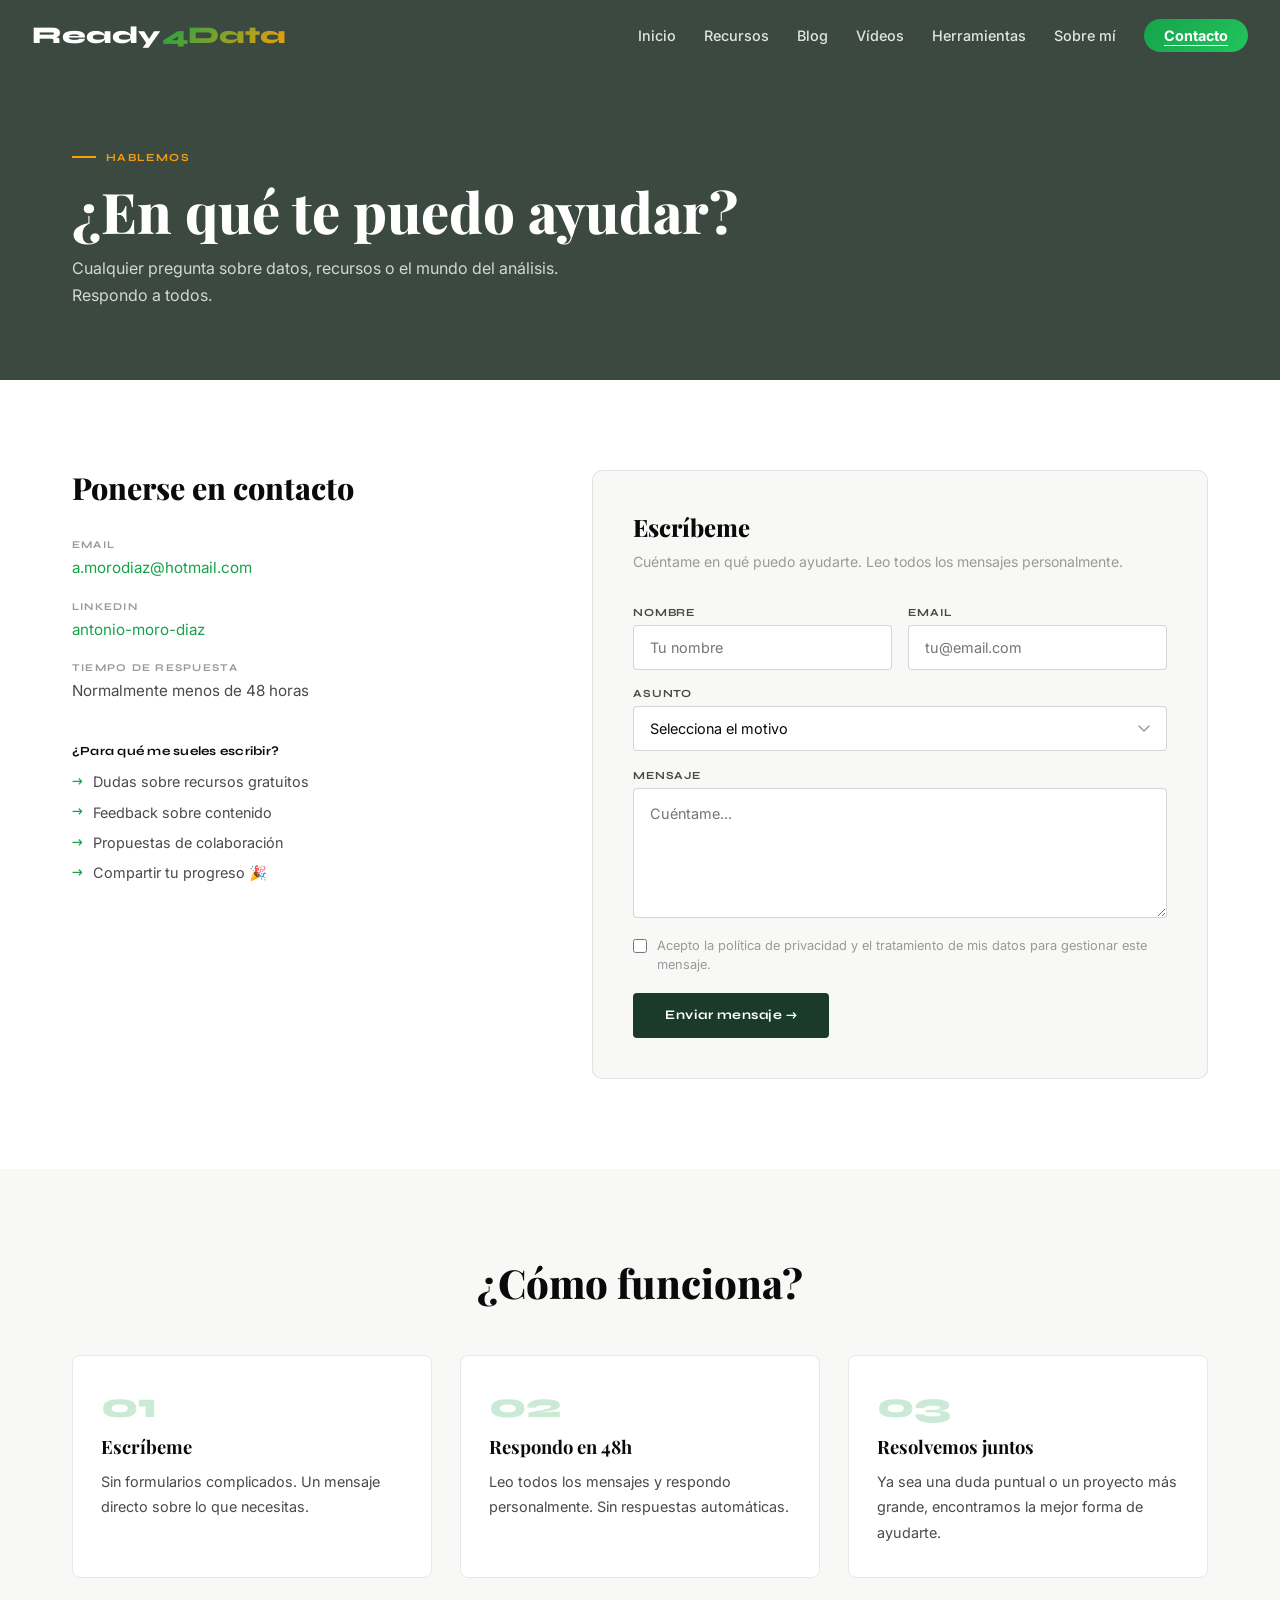
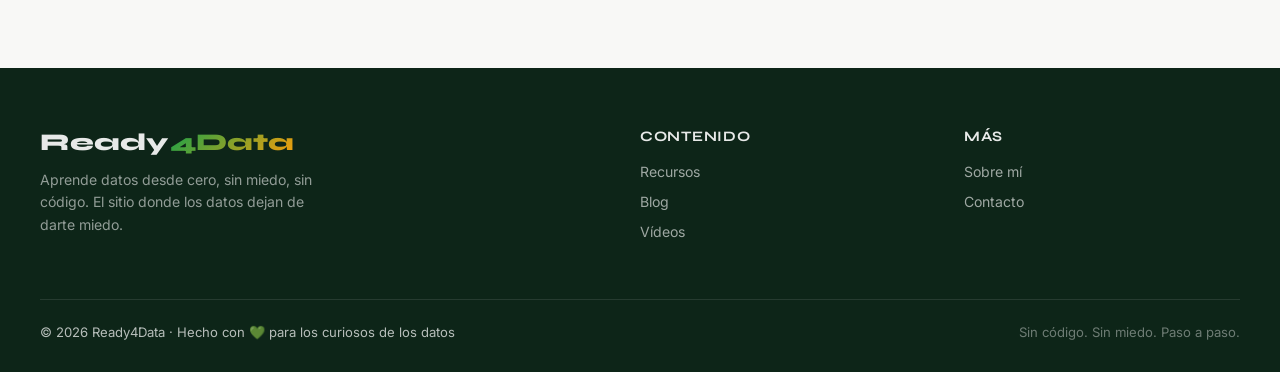
<file: contacto.html>
<!DOCTYPE html>
<html lang="es">
<head>
  <meta charset="UTF-8">
  <meta name="viewport" content="width=device-width, initial-scale=1.0">
  <title>Contacto — Ready4Data</title>
  <meta name="description" content="Escríbeme con cualquier pregunta sobre datos, recursos o el mundo del análisis. Respondo a todos.">
  <link rel="icon" href="data:image/svg+xml,<svg xmlns='http://www.w3.org/2000/svg' viewBox='0 0 100 100'><rect width='100' height='100' fill='%231a3a2a' rx='12'/><line x1='50' y1='92' x2='50' y2='46' stroke='white' stroke-width='6' stroke-linecap='round' opacity='.8'/><path d='M50 62 C34 54 22 38 30 26 C38 14 50 26 50 46' fill='white' opacity='.7'/><path d='M50 56 C66 48 80 34 72 22 C64 10 50 22 50 42' fill='white' opacity='.55'/></svg>">
  <link rel="preconnect" href="https://fonts.googleapis.com">
  <link rel="preconnect" href="https://fonts.gstatic.com" crossorigin>
  <link href="https://fonts.googleapis.com/css2?family=Playfair+Display:wght@700;800&family=Syne:wght@600;700;800&family=Inter:wght@300;400;500;600&display=swap" rel="stylesheet">
  <link rel="stylesheet" href="shared.css">
  <style>
    :root{
      --bg:#ffffff;--bg2:#f8f8f6;--bg3:#f0f0ec;
      --t:#0a0a0a;--t2:#4a4a4a;--t3:#9a9a9a;
      --ac:#1a3a2a;--ac2:#14532d;
      --hl:#16a34a;--hl2:#f59e0b;
      --bd:rgba(0,0,0,.09);--bd2:rgba(0,0,0,.16);
      --r:4px;
      --s:0 2px 12px rgba(0,0,0,.06);
      --s2:0 8px 32px rgba(0,0,0,.11);
      --fb:'Inter','Segoe UI',system-ui,sans-serif;
      --fe:'Playfair Display',Georgia,serif;
      --fd:'Syne','Arial Black',sans-serif
    }
    *,*::before,*::after{box-sizing:border-box;margin:0;padding:0}
    html{scroll-behavior:smooth}
    body{font-family:var(--fb);color:var(--t);background:var(--bg);overflow-x:hidden}
    a{text-decoration:none;color:inherit}
    img{max-width:100%;height:auto;display:block}

    #scroll-progress{position:fixed;top:0;left:0;width:0%;height:3px;background:linear-gradient(90deg,#16a34a,#f59e0b);z-index:9999;transition:width .1s linear}

    #main-header{position:fixed;top:3px;left:0;right:0;z-index:1000;padding:16px 32px;display:flex;align-items:center;justify-content:space-between;transition:all .3s cubic-bezier(.4,0,.2,1)}
    #main-header.scrolled{background:rgba(253,252,249,.97);backdrop-filter:blur(12px);box-shadow:0 1px 20px rgba(0,0,0,.08)}
    .logo-wrap{font-family:'Syne',sans-serif;font-weight:800;font-size:1.5rem;display:flex;align-items:center;gap:2px;text-decoration:none}
    .logo-r{color:#fff;transition:color .3s}
    #main-header.scrolled .logo-r{color:#1a3a2a}
    .logo-g{background:linear-gradient(135deg,#16a34a,#f59e0b);-webkit-background-clip:text;-webkit-text-fill-color:transparent;background-clip:text}
    #main-nav{display:flex;align-items:center;gap:28px}
    #main-nav a{font-size:.9rem;font-weight:500;color:rgba(255,255,255,.85);transition:color .2s;text-decoration:none}
    #main-nav a:hover,#main-nav a.active{color:#fff}
    #main-header.scrolled #main-nav a{color:#374151}
    #main-header.scrolled #main-nav a:hover,#main-header.scrolled #main-nav a.active{color:#16a34a}
    .nav-cta-btn{background:linear-gradient(135deg,#16a34a,#22c55e);color:white !important;padding:8px 20px;border-radius:50px;font-weight:600 !important;transition:all .3s cubic-bezier(.4,0,.2,1)}
    .nav-cta-btn:hover{transform:translateY(-1px);box-shadow:0 4px 16px rgba(22,163,74,.4)}
    .hmbg{display:none;flex-direction:column;gap:5px;cursor:pointer;padding:4px;background:none;border:none}
    .hmbg span{display:block;width:24px;height:2px;background:#fff;border-radius:2px;transition:all .3s cubic-bezier(.4,0,.2,1)}
    #main-header.scrolled .hmbg span{background:#374151}
    #mob-nav{display:none;position:fixed;inset:0;background:rgba(13,37,24,.98);z-index:998;flex-direction:column;align-items:center;justify-content:center;gap:32px}
    #mob-nav.open{display:flex}
    #mob-nav a{color:rgba(255,255,255,.9);font-family:'Syne',sans-serif;font-size:1.5rem;font-weight:700;text-decoration:none}
    #mob-close{position:absolute;top:24px;right:32px;color:white;font-size:1.8rem;cursor:pointer;background:none;border:none}

    /* PAGE HERO */
    .page-hero{position:relative;height:380px;display:flex;align-items:center;overflow:hidden}
    .page-hero-bg{position:absolute;inset:0;background-image:url('https://images.unsplash.com/photo-1516321318423-f06f85e504b3?w=1400&auto=format&fit=crop&q=80');background-size:cover;background-position:center}
    .page-hero-overlay{position:absolute;inset:0;background:rgba(10,28,18,.80)}
    .page-hero-content{position:relative;z-index:2;max-width:1200px;margin:0 auto;padding:0 2rem;padding-top:5rem;width:100%}
    .page-hero-label{font-family:var(--fd);font-size:.68rem;font-weight:700;letter-spacing:.15em;text-transform:uppercase;color:var(--hl2);margin-bottom:1rem;display:flex;align-items:center;gap:.6rem}
    .page-hero-label::before{content:'';display:block;width:24px;height:2px;background:var(--hl2)}
    .page-hero-title{font-family:var(--fe);font-size:clamp(2.2rem,5vw,3.5rem);font-weight:800;color:#fff;line-height:1.1;margin-bottom:.85rem}
    .page-hero-sub{font-size:1rem;color:rgba(255,255,255,.78);max-width:520px;line-height:1.7}

    /* CONTACT LAYOUT */
    .sec-white{padding:90px 0;background:var(--bg)}
    .sec-gray{padding:90px 0;background:var(--bg2)}
    .cnt{max-width:1200px;margin:0 auto;padding:0 2rem}
    .contact-layout{display:grid;grid-template-columns:1fr 1.4fr;gap:5rem;align-items:start}

    /* CONTACT INFO */
    .ci-title{font-family:var(--fe);font-size:1.9rem;font-weight:800;color:var(--t);line-height:1.2;margin-bottom:2rem}
    .ci-items{display:flex;flex-direction:column;gap:1.25rem;margin-bottom:2.5rem}
    .ci-item{}
    .ci-label{font-family:var(--fd);font-size:.65rem;font-weight:700;letter-spacing:.12em;text-transform:uppercase;color:var(--t3);margin-bottom:.3rem}
    .ci-value{font-size:.95rem;color:var(--t2);line-height:1.55}
    .ci-value a{color:var(--hl);transition:color .2s}
    .ci-value a:hover{color:var(--ac)}
    .ci-uses-title{font-family:var(--fd);font-size:.78rem;font-weight:700;color:var(--t);margin-bottom:.85rem;letter-spacing:.02em}
    .ci-uses-list{list-style:none;display:flex;flex-direction:column;gap:.55rem}
    .ci-uses-list li{font-size:.9rem;color:var(--t2);display:flex;align-items:flex-start;gap:.6rem;line-height:1.5}
    .ci-uses-list li::before{content:'→';color:var(--hl);font-weight:700;flex-shrink:0;font-family:var(--fd);font-size:.8rem;margin-top:.05rem}

    /* CONTACT FORM */
    .contact-form-wrap{background:var(--bg2);border:1px solid var(--bd);border-radius:10px;padding:2.5rem}
    .cf-title{font-family:var(--fe);font-size:1.5rem;font-weight:800;color:var(--t);margin-bottom:.5rem}
    .cf-sub{font-size:.88rem;color:var(--t3);margin-bottom:2rem;line-height:1.6}
    .contact-form{display:flex;flex-direction:column;gap:1.1rem}
    .form-group{display:flex;flex-direction:column;gap:.4rem}
    .form-row{display:grid;grid-template-columns:1fr 1fr;gap:1rem}
    .form-group label{font-family:var(--fd);font-size:.68rem;font-weight:700;letter-spacing:.08em;text-transform:uppercase;color:var(--t2)}
    .form-group input,
    .form-group select,
    .form-group textarea{padding:.8rem 1rem;border:1px solid var(--bd2);border-radius:var(--r);font-family:var(--fb);font-size:.9rem;color:var(--t);background:var(--bg);outline:none;transition:border-color .2s;width:100%}
    .form-group input:focus,
    .form-group select:focus,
    .form-group textarea:focus{border-color:var(--hl);box-shadow:0 0 0 3px rgba(22,163,74,.1)}
    .form-group textarea{resize:vertical;min-height:130px;line-height:1.65}
    .form-group select{appearance:none;background-image:url("data:image/svg+xml,%3Csvg xmlns='http://www.w3.org/2000/svg' width='12' height='8' viewBox='0 0 12 8'%3E%3Cpath d='M1 1l5 5 5-5' stroke='%239a9a9a' stroke-width='1.5' fill='none' stroke-linecap='round'/%3E%3C/svg%3E");background-repeat:no-repeat;background-position:right 1rem center;padding-right:2.5rem;cursor:pointer}
    .form-rgpd{display:flex;align-items:flex-start;gap:.6rem;font-size:.8rem;color:var(--t3);line-height:1.55;cursor:pointer}
    .form-rgpd input{margin-top:.2rem;accent-color:var(--hl);flex-shrink:0;width:14px;height:14px}
    .btn-submit{background:var(--ac);color:#fff;padding:.9rem 2rem;border:none;border-radius:var(--r);font-family:var(--fd);font-size:.82rem;font-weight:700;letter-spacing:.04em;cursor:pointer;transition:all .2s;align-self:flex-start}
    .btn-submit:hover{background:var(--ac2);transform:translateY(-2px)}
    .form-success{display:none;background:#dcfce7;border:1px solid #86efac;border-radius:var(--r);padding:1rem 1.25rem;font-size:.9rem;color:#166534;line-height:1.55;margin-top:.5rem}

    /* HOW IT WORKS */
    .hww-grid{display:grid;grid-template-columns:repeat(3,1fr);gap:1.75rem}
    .hww-card{background:var(--bg);border:1px solid var(--bd);border-radius:8px;padding:2rem 1.75rem;transition:all .3s}
    .hww-card:hover{box-shadow:var(--s2);transform:translateY(-4px)}
    .hww-num{font-family:var(--fd);font-size:2.2rem;font-weight:800;color:var(--hl);opacity:.22;line-height:1;margin-bottom:.75rem;letter-spacing:-.02em}
    .hww-title{font-family:var(--fe);font-size:1.15rem;font-weight:700;color:var(--t);margin-bottom:.65rem;line-height:1.3}
    .hww-text{font-size:.9rem;color:var(--t2);line-height:1.75}

    /* FOOTER */
    #main-footer{background:#0d2518;color:rgba(255,255,255,.7);padding:60px 32px 32px}
    .ft-in{max-width:1200px;margin:0 auto}
    .ft-top{display:grid;grid-template-columns:2fr 1fr 1fr;gap:48px;margin-bottom:48px}
    .ft-brand{color:rgba(255,255,255,.7)}
    .ft-tagline{font-size:.88rem;line-height:1.6;margin-top:12px;max-width:280px;color:rgba(255,255,255,.55)}
    .ft-col h4{font-family:'Syne',sans-serif;font-weight:700;font-size:.9rem;color:rgba(255,255,255,.9);margin-bottom:16px;text-transform:uppercase;letter-spacing:.05em}
    .ft-col ul{list-style:none}
    .ft-col ul li{margin-bottom:10px}
    .ft-col ul li a{color:rgba(255,255,255,.6);font-size:.88rem;transition:color .2s;text-decoration:none}
    .ft-col ul li a:hover{color:#4ade80}
    .ft-bot{border-top:1px solid rgba(255,255,255,.1);padding-top:24px;display:flex;justify-content:space-between;align-items:center;font-size:.82rem}

    /* ANIMATIONS */
    .rv{opacity:0;transform:translateY(28px);transition:opacity .65s ease,transform .65s ease}
    .rv.in{opacity:1;transform:translateY(0)}
    .rv.d1{transition-delay:.1s}.rv.d2{transition-delay:.2s}.rv.d3{transition-delay:.3s}

    @media(max-width:1024px){.contact-layout{grid-template-columns:1fr;gap:3rem}.hww-grid{grid-template-columns:1fr 1fr}.ft-top{grid-template-columns:1fr 1fr}.ft-brand{grid-column:span 2}}
    @media(max-width:768px){.hmbg{display:flex}#main-nav{display:none}.hww-grid{grid-template-columns:1fr}.form-row{grid-template-columns:1fr}.ft-top{grid-template-columns:1fr}.ft-brand{grid-column:span 1}.ft-bot{flex-direction:column;gap:12px;text-align:center}.btn-submit{width:100%}}
  </style>
</head>
<body>

<div id="scroll-progress"></div>

<div id="mob-nav">
  <button id="mob-close">&#10005;</button>
  <a href="index.html">Inicio</a>
  <a href="recursos.html">Recursos</a>
  <a href="blog.html">Blog</a>
  <a href="videos.html">Vídeos</a>
  <a href="herramientas-datos.html">Herramientas</a>
  <a href="sobre-mi.html">Sobre mí</a>
  <a href="contacto.html" class="btn-p" style="font-size:1rem;padding:10px 24px;background:linear-gradient(135deg,#16a34a,#22c55e);color:white;border-radius:50px;font-weight:600">Contacto</a>
</div>

<header id="main-header">
  <a href="index.html" class="logo-wrap">
    <span class="logo-r">Ready</span><span class="logo-g">4Data</span>
  </a>
  <nav id="main-nav">
    <a href="index.html">Inicio</a>
    <a href="recursos.html">Recursos</a>
    <a href="blog.html">Blog</a>
    <a href="videos.html">Vídeos</a>
    <a href="herramientas-datos.html">Herramientas</a>
    <a href="sobre-mi.html">Sobre mí</a>
    <a href="contacto.html" class="nav-cta-btn active">Contacto</a>
  </nav>
  <button class="hmbg" id="hamburger" aria-label="Menú">
    <span></span><span></span><span></span>
  </button>
</header>

<!-- PAGE HERO -->
<section class="page-hero">
  <div class="page-hero-bg"></div>
  <div class="page-hero-overlay"></div>
  <div class="page-hero-content">
    <div class="page-hero-label">Hablemos</div>
    <h1 class="page-hero-title">¿En qué te puedo ayudar?</h1>
    <p class="page-hero-sub">Cualquier pregunta sobre datos, recursos o el mundo del análisis. Respondo a todos.</p>
  </div>
</section>

<!-- CONTACT -->
<section class="sec-white">
  <div class="cnt">
    <div class="contact-layout">

      <!-- INFO -->
      <div class="rv">
        <h2 class="ci-title">Ponerse en contacto</h2>
        <div class="ci-items">
          <div class="ci-item">
            <div class="ci-label">Email</div>
            <div class="ci-value"><a href="mailto:a.morodiaz@hotmail.com">a.morodiaz@hotmail.com</a></div>
          </div>
          <div class="ci-item">
            <div class="ci-label">LinkedIn</div>
            <div class="ci-value"><a href="https://linkedin.com/in/antonio-moro-diaz-62346213b" target="_blank" rel="noopener">antonio-moro-diaz</a></div>
          </div>
          <div class="ci-item">
            <div class="ci-label">Tiempo de respuesta</div>
            <div class="ci-value">Normalmente menos de 48 horas</div>
          </div>
        </div>
        <div class="ci-uses-title">¿Para qué me sueles escribir?</div>
        <ul class="ci-uses-list">
          <li>Dudas sobre recursos gratuitos</li>
          <li>Feedback sobre contenido</li>
          <li>Propuestas de colaboración</li>
          <li>Compartir tu progreso 🎉</li>
        </ul>
      </div>

      <!-- FORM -->
      <div class="contact-form-wrap rv d2">
        <div class="cf-title">Escríbeme</div>
        <p class="cf-sub">Cuéntame en qué puedo ayudarte. Leo todos los mensajes personalmente.</p>
        <form class="contact-form" id="contactForm" action="https://formspree.io/f/mpqkqzaw" method="POST">
          <div class="form-row">
            <div class="form-group">
              <label for="nombre">Nombre</label>
              <input type="text" id="nombre" name="nombre" placeholder="Tu nombre" required autocomplete="given-name">
            </div>
            <div class="form-group">
              <label for="email">Email</label>
              <input type="email" id="email" name="email" placeholder="tu@email.com" required autocomplete="email">
            </div>
          </div>
          <div class="form-group">
            <label for="asunto">Asunto</label>
            <select id="asunto" name="asunto" required>
              <option value="" disabled selected>Selecciona el motivo</option>
              <option value="duda-recurso">Duda sobre un recurso</option>
              <option value="colaboracion">Quiero colaborar</option>
              <option value="feedback">Feedback</option>
              <option value="otro">Otro</option>
            </select>
          </div>
          <div class="form-group">
            <label for="mensaje">Mensaje</label>
            <textarea id="mensaje" name="mensaje" placeholder="Cuéntame..." required></textarea>
          </div>
          <label class="form-rgpd">
            <input type="checkbox" required>
            <span>Acepto la política de privacidad y el tratamiento de mis datos para gestionar este mensaje.</span>
          </label>
          <button type="submit" class="btn-submit">Enviar mensaje →</button>
          <div class="form-success" id="formSuccess">
            ¡Mensaje enviado! Te responderé en menos de 48 horas. Gracias por escribirme 🌱
          </div>
        </form>
      </div>

    </div>
  </div>
</section>

<!-- HOW IT WORKS -->
<section class="sec-gray">
  <div class="cnt">
    <div style="text-align:center;margin-bottom:3rem">
      <h2 style="font-family:var(--fe);font-size:clamp(1.8rem,4vw,2.5rem);font-weight:800;color:var(--t);line-height:1.2" class="rv">¿Cómo funciona?</h2>
    </div>
    <div class="hww-grid">
      <div class="hww-card rv d1">
        <div class="hww-num">01</div>
        <div class="hww-title">Escríbeme</div>
        <p class="hww-text">Sin formularios complicados. Un mensaje directo sobre lo que necesitas.</p>
      </div>
      <div class="hww-card rv d2">
        <div class="hww-num">02</div>
        <div class="hww-title">Respondo en 48h</div>
        <p class="hww-text">Leo todos los mensajes y respondo personalmente. Sin respuestas automáticas.</p>
      </div>
      <div class="hww-card rv d3">
        <div class="hww-num">03</div>
        <div class="hww-title">Resolvemos juntos</div>
        <p class="hww-text">Ya sea una duda puntual o un proyecto más grande, encontramos la mejor forma de ayudarte.</p>
      </div>
    </div>
  </div>
</section>

<!-- FOOTER -->
<footer id="main-footer">
  <div class="ft-in">
    <div class="ft-top">
      <div class="ft-brand">
        <a href="index.html" class="logo-wrap" style="margin-bottom:4px">
          <span class="logo-r" style="color:rgba(255,255,255,.9)">Ready</span><span class="logo-g">4Data</span>
        </a>
        <p class="ft-tagline">Aprende datos desde cero, sin miedo, sin código. El sitio donde los datos dejan de darte miedo.</p>
      </div>
      <div class="ft-col">
        <h4>Contenido</h4>
        <ul>
          <li><a href="recursos.html">Recursos</a></li>
          <li><a href="blog.html">Blog</a></li>
          <li><a href="videos.html">Vídeos</a></li>
        </ul>
      </div>
      <div class="ft-col">
        <h4>Más</h4>
        <ul>
          <li><a href="sobre-mi.html">Sobre mí</a></li>
          <li><a href="contacto.html">Contacto</a></li>
        </ul>
      </div>
    </div>
    <div class="ft-bot">
      <span>© 2026 Ready4Data · Hecho con &#128154; para los curiosos de los datos</span>
      <span style="color:rgba(255,255,255,.4)">Sin código. Sin miedo. Paso a paso.</span>
    </div>
  </div>
</footer>

<script src="scroll.js"></script>
<script>
  // ── Contact form submit
  const form=document.getElementById('contactForm');
  const success=document.getElementById('formSuccess');
  if(form){
    form.addEventListener('submit',async(e)=>{
      e.preventDefault();
      const data=new FormData(form);
      try{
        const res=await fetch(form.action,{method:'POST',body:data,headers:{Accept:'application/json'}});
        if(res.ok){success.style.display='block';form.reset();form.querySelectorAll('button[type=submit]').forEach(b=>b.disabled=true)}
      } catch(err){form.submit()}
    });
  }
</script>
</body>
</html>
</file>
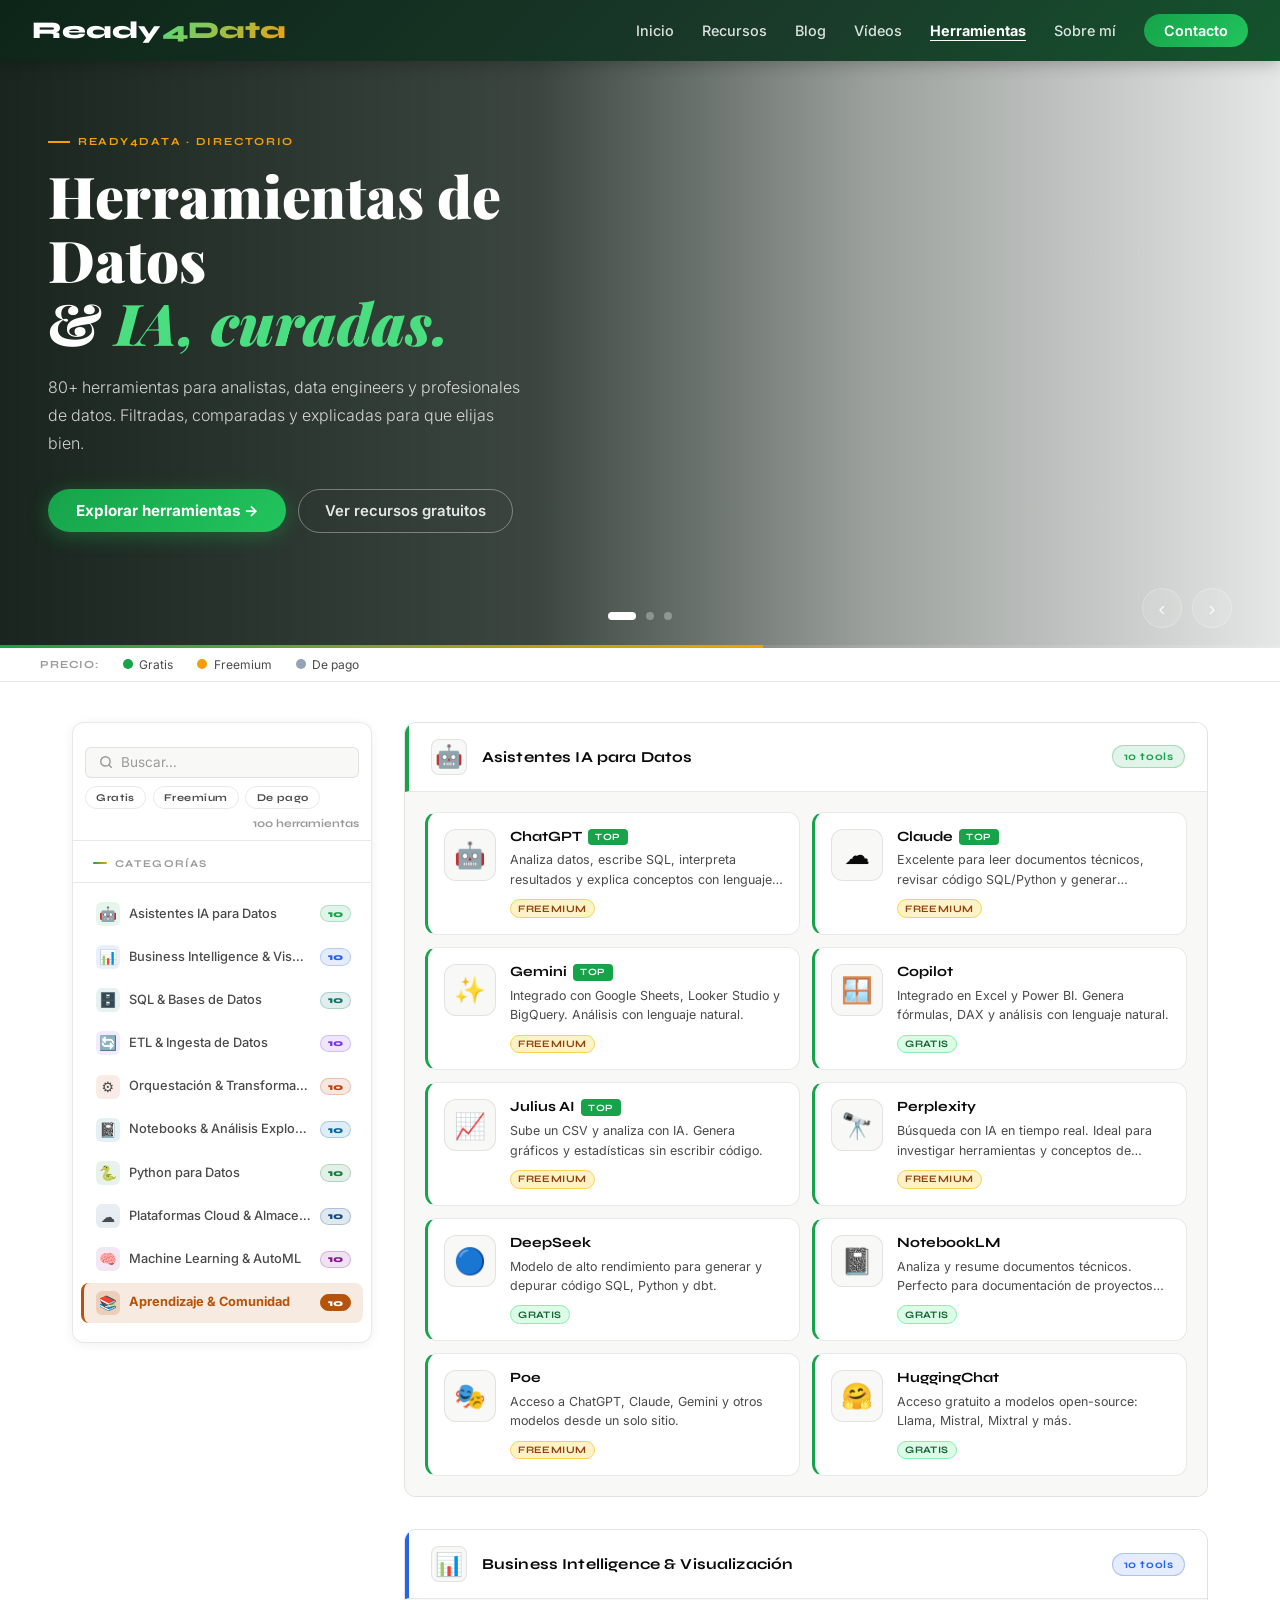
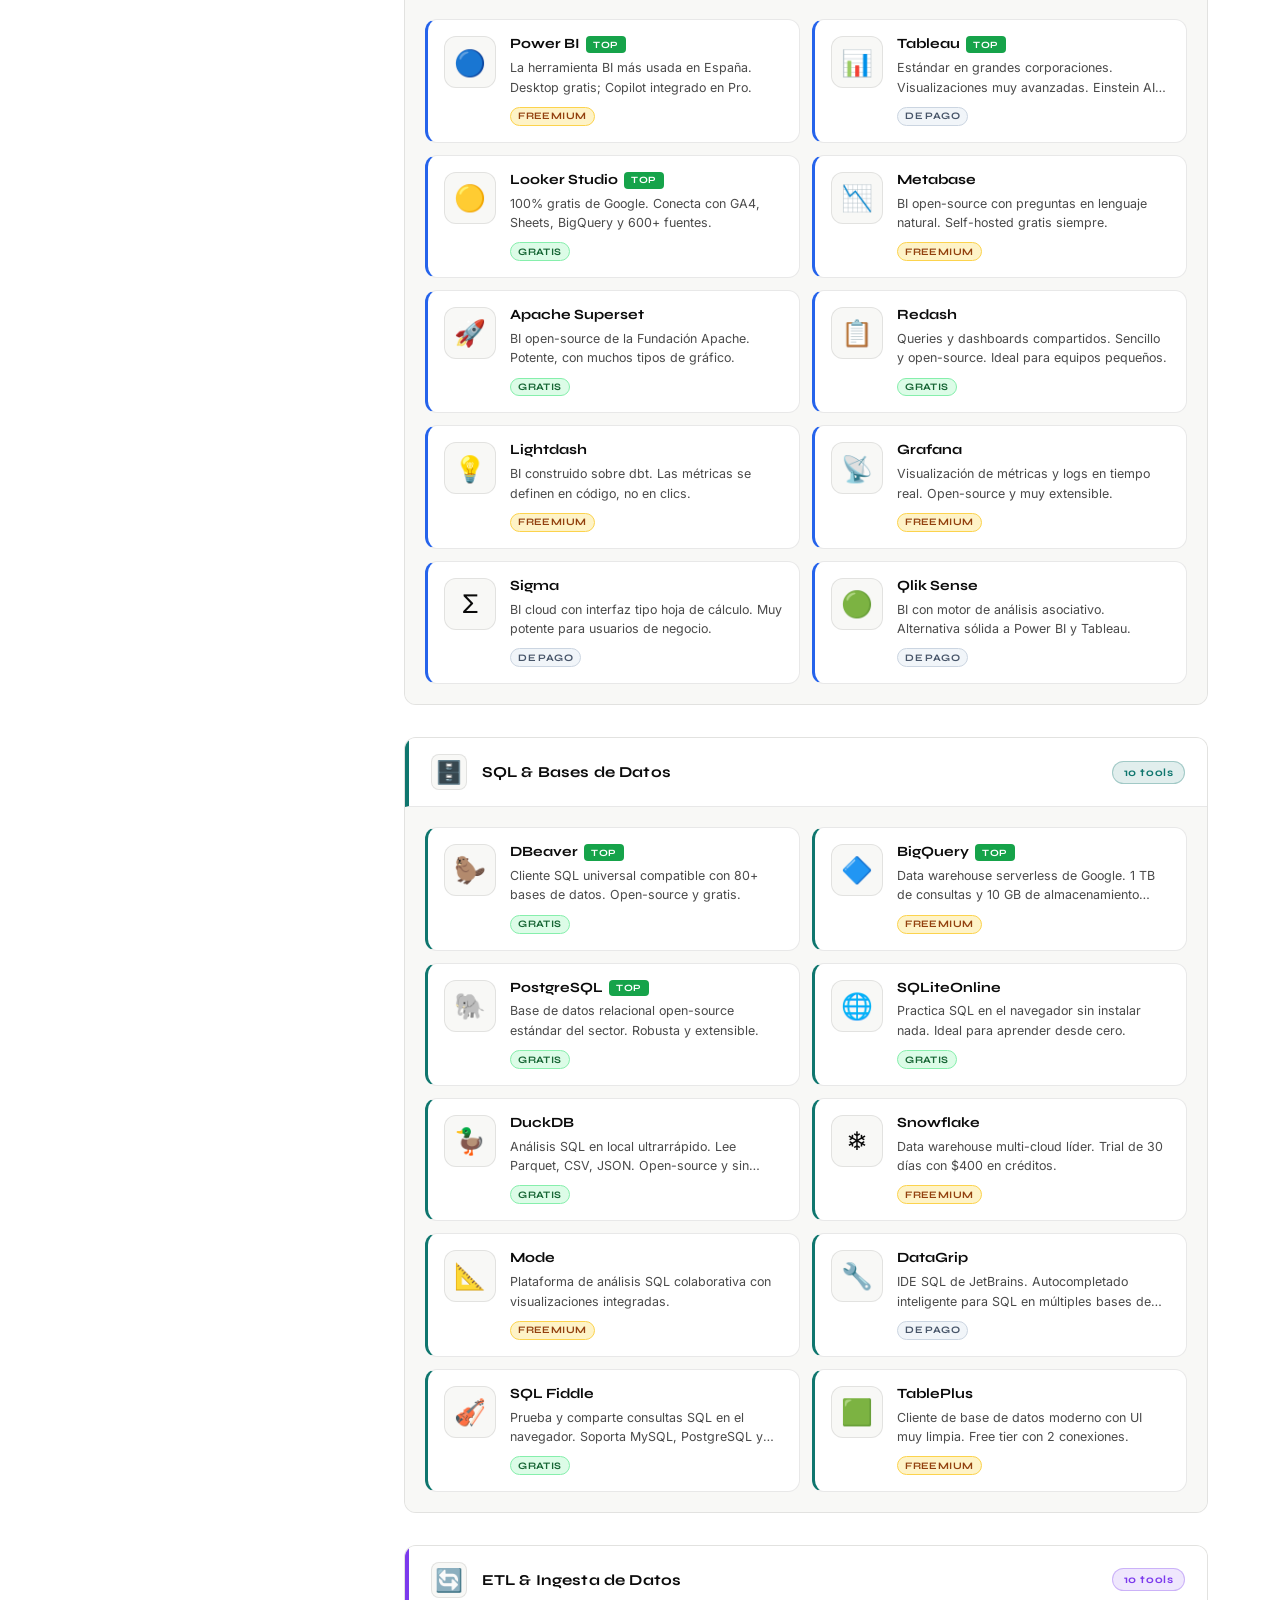
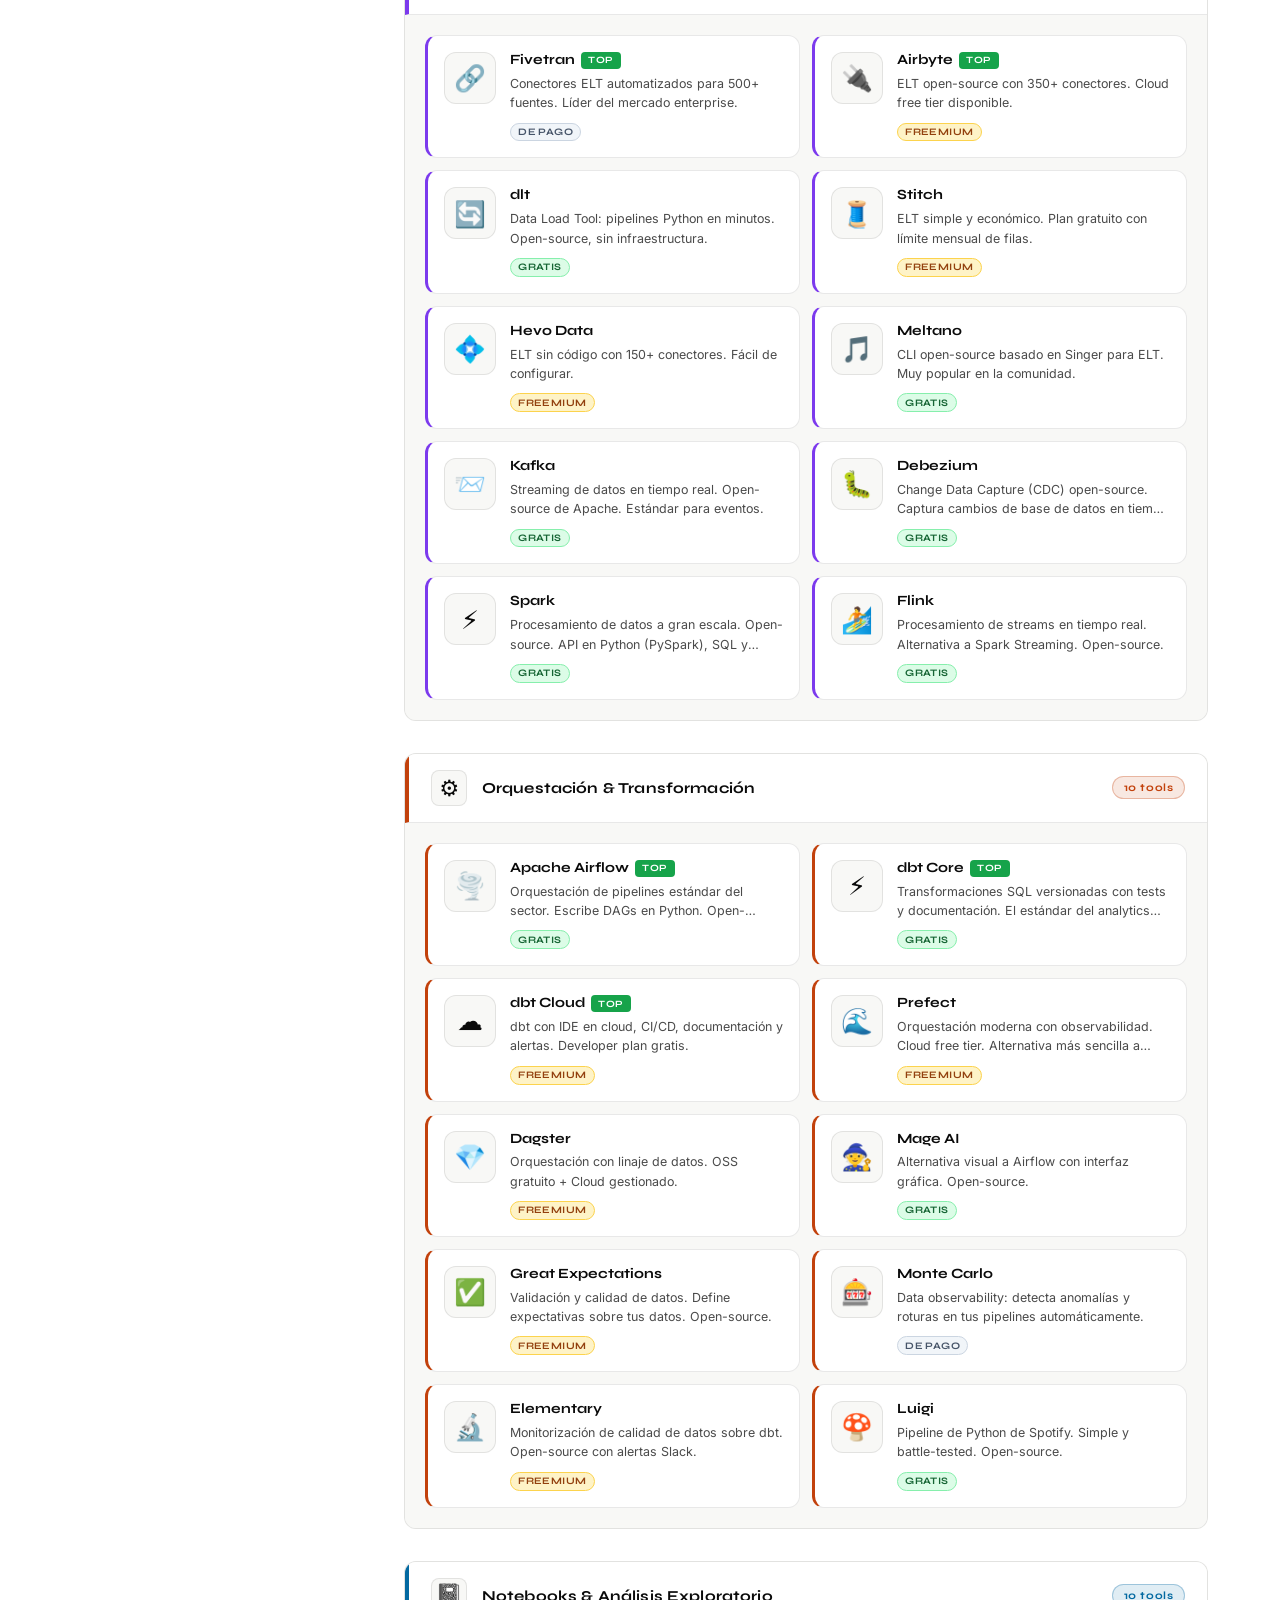
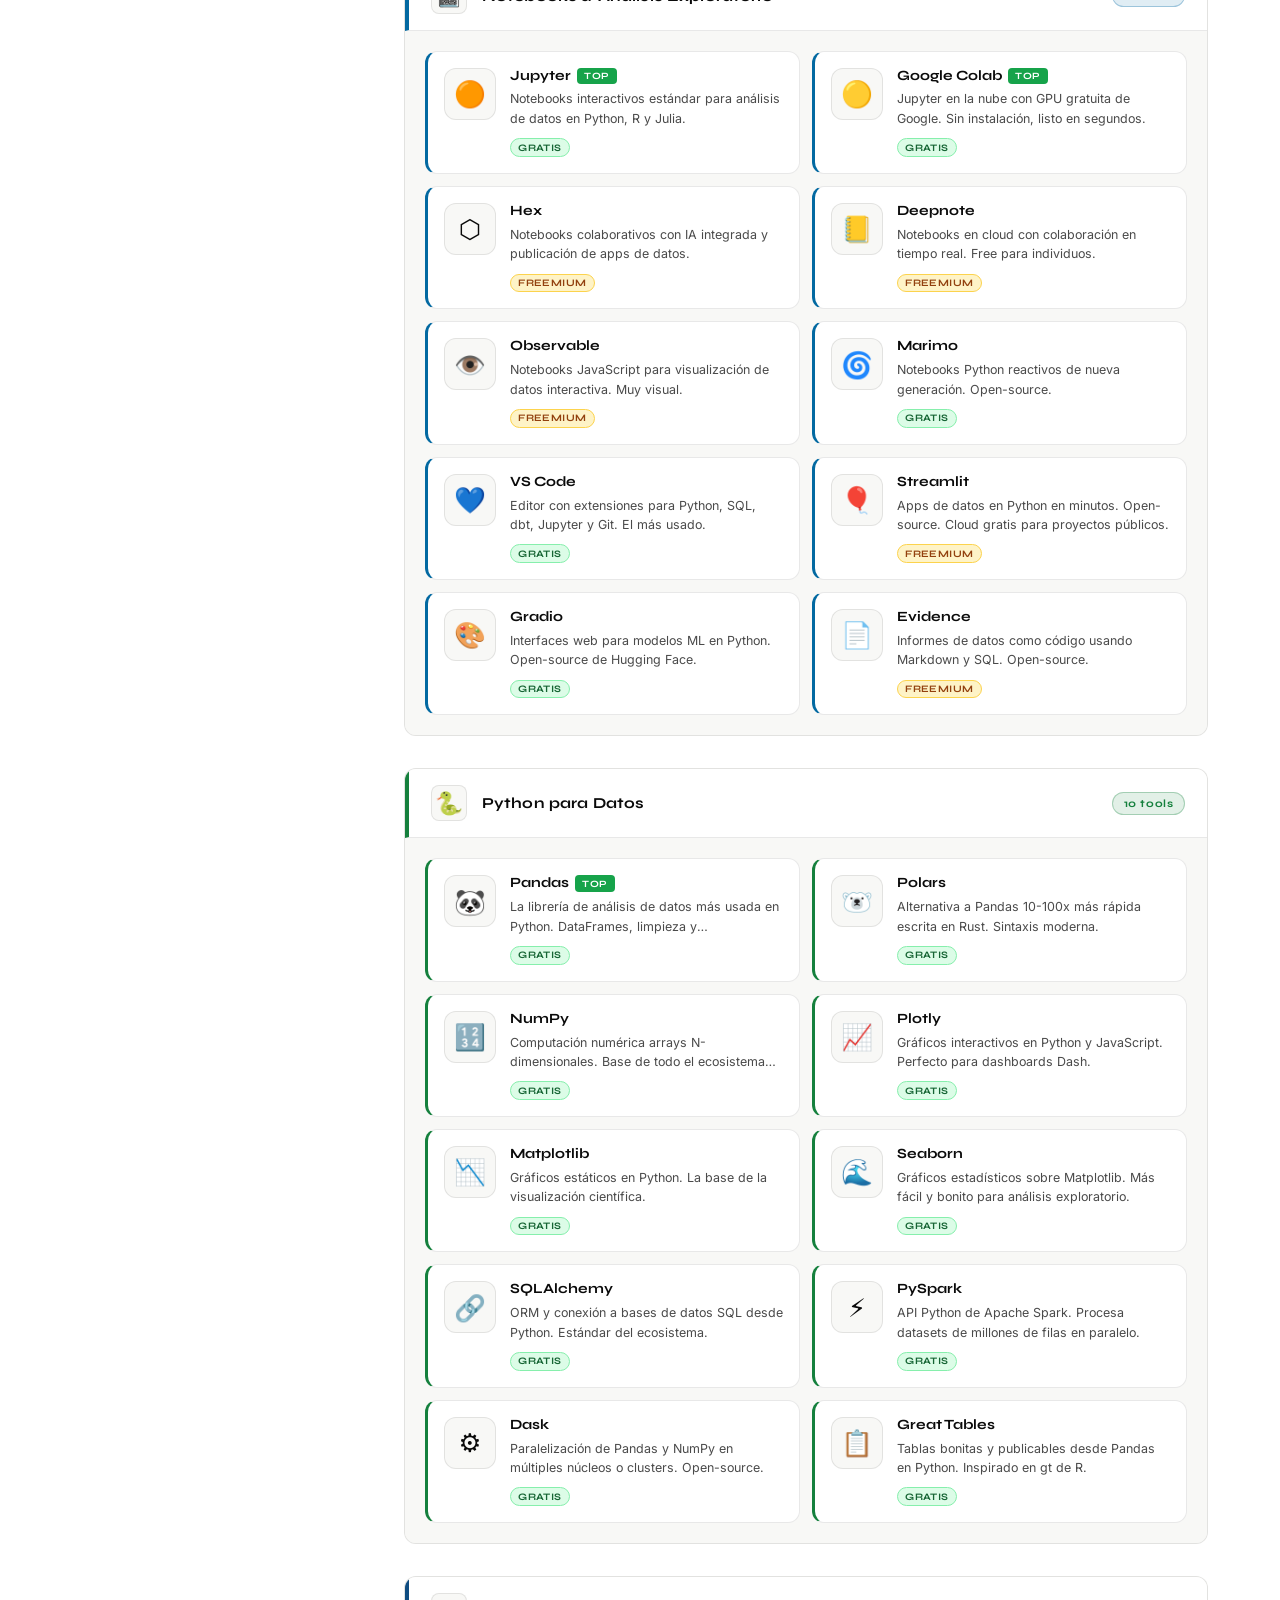
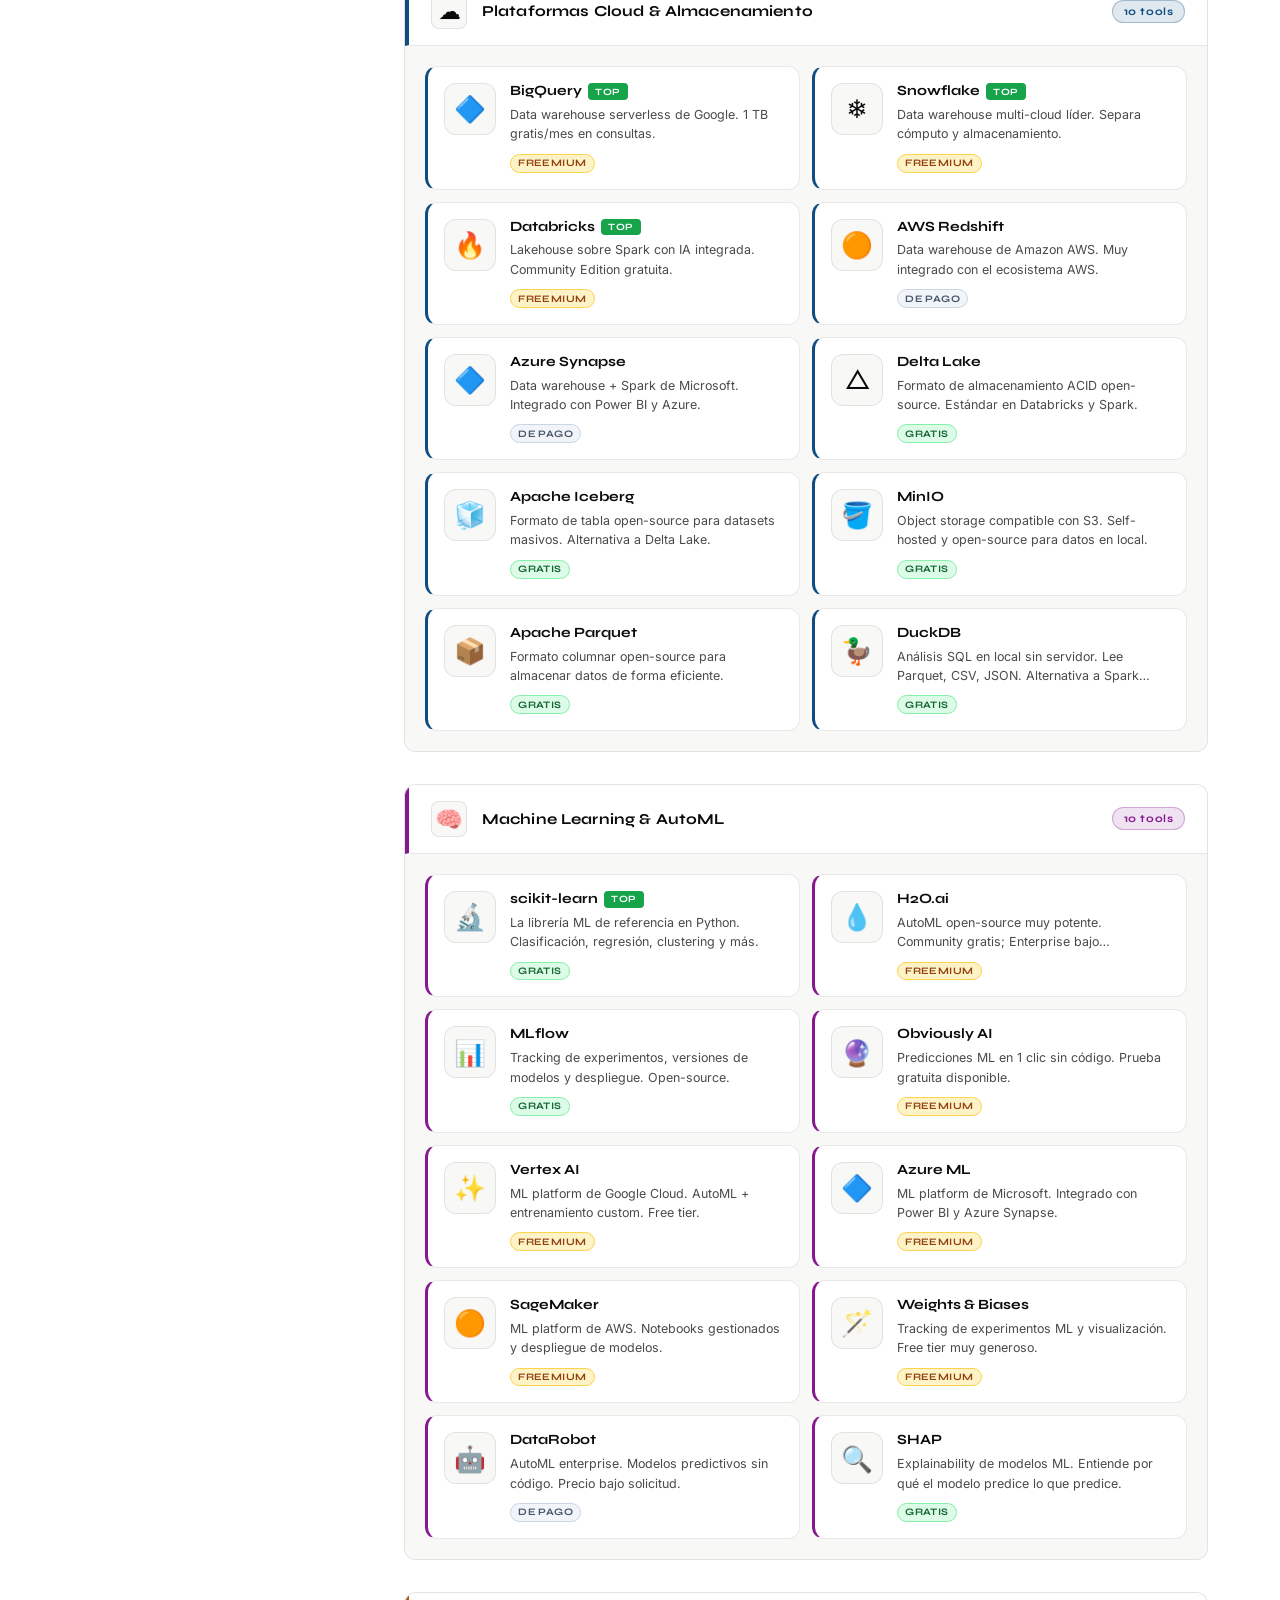
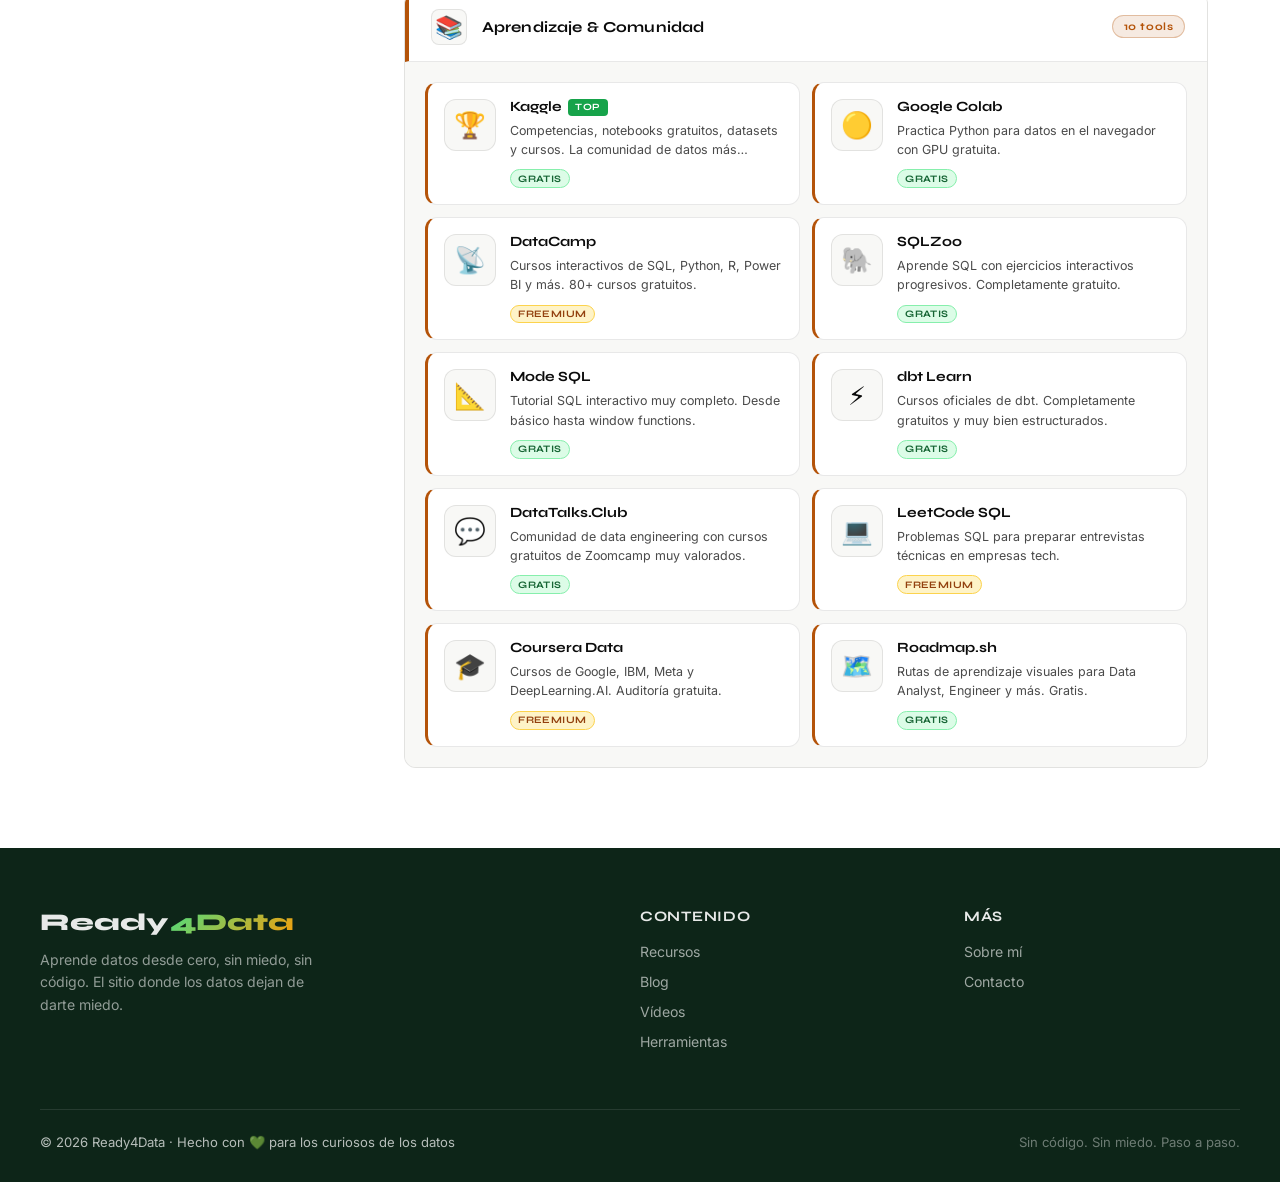
<file: herramientas-datos.html>
<!DOCTYPE html>
<html lang="es">
<head>
  <meta charset="UTF-8">
  <meta name="viewport" content="width=device-width, initial-scale=1.0">
  <title>Herramientas de Datos & IA — Ready4Data</title>
  <meta name="description" content="Directorio completo de herramientas de datos e inteligencia artificial: BI, SQL, ETL, notebooks, Python, cloud y más. 100 herramientas seleccionadas para analistas y data engineers.">
  <link rel="icon" href="data:image/svg+xml,<svg xmlns='http://www.w3.org/2000/svg' viewBox='0 0 100 100'><rect width='100' height='100' fill='%231a3a2a' rx='12'/><line x1='50' y1='92' x2='50' y2='46' stroke='white' stroke-width='6' stroke-linecap='round' opacity='.8'/><path d='M50 62 C34 54 22 38 30 26 C38 14 50 26 50 46' fill='white' opacity='.7'/><path d='M50 56 C66 48 80 34 72 22 C64 10 50 22 50 42' fill='white' opacity='.55'/></svg>">
  <link rel="preconnect" href="https://fonts.googleapis.com">
  <link rel="preconnect" href="https://fonts.gstatic.com" crossorigin>
  <link href="https://fonts.googleapis.com/css2?family=Playfair+Display:wght@700;800&family=Syne:wght@600;700;800&family=Inter:wght@300;400;500;600&display=swap" rel="stylesheet">
  <link rel="stylesheet" href="shared.css">
  <style>
    :root{
      --bg:#ffffff;--bg2:#f8f8f6;--bg3:#f0f0ec;
      --t:#0a0a0a;--t2:#4a4a4a;--t3:#9a9a9a;
      --ac:#1a3a2a;--ac2:#14532d;
      --hl:#16a34a;--hl2:#f59e0b;
      --bd:rgba(0,0,0,.09);--bd2:rgba(0,0,0,.16);
      --r:4px;
      --s:0 2px 12px rgba(0,0,0,.06);
      --s2:0 8px 32px rgba(0,0,0,.11);
      --fb:'Inter','Segoe UI',system-ui,sans-serif;
      --fe:'Playfair Display',Georgia,serif;
      --fd:'Syne','Arial Black',sans-serif
    }
    *,*::before,*::after{box-sizing:border-box;margin:0;padding:0}
    html{scroll-behavior:smooth}
    body{font-family:var(--fb);color:var(--t);background:var(--bg);overflow-x:hidden}
    a{text-decoration:none;color:inherit}
    img{max-width:100%;height:auto;display:block}

    #scroll-progress{position:fixed;top:0;left:0;width:0%;height:3px;background:linear-gradient(90deg,#16a34a,#f59e0b);z-index:9999;transition:width .1s linear}

    /* ── HEADER ── */
    #main-header{position:fixed;top:0;left:0;right:0;z-index:1000;padding:14px 32px;display:flex;align-items:center;justify-content:space-between;transition:all .3s cubic-bezier(.4,0,.2,1);background:linear-gradient(135deg,#0d2518 0%,#1a3a2a 60%,#14532d 100%);box-shadow:0 2px 16px rgba(0,0,0,.25)}
    #main-header.scrolled{background:linear-gradient(135deg,#0d2518 0%,#1a3a2a 60%,#14532d 100%);backdrop-filter:blur(12px);box-shadow:0 2px 20px rgba(0,0,0,.3)}
    .logo-wrap{font-family:'Syne',sans-serif;font-weight:800;font-size:1.5rem;display:flex;align-items:center;gap:2px;text-decoration:none}
    .logo-r{color:#fff;transition:color .3s}
    .logo-g{background:linear-gradient(135deg,#4ade80,#f59e0b);-webkit-background-clip:text;-webkit-text-fill-color:transparent;background-clip:text}
    #main-nav{display:flex;align-items:center;gap:28px}
    #main-nav a{font-size:.9rem;font-weight:500;color:rgba(255,255,255,.85);transition:color .2s;text-decoration:none}
    #main-nav a:hover,#main-nav a.active{color:#fff}
    .nav-cta-btn{background:linear-gradient(135deg,#16a34a,#22c55e);color:white !important;padding:8px 20px;border-radius:50px;font-weight:600 !important;transition:all .3s cubic-bezier(.4,0,.2,1)}
    .nav-cta-btn:hover{transform:translateY(-1px);box-shadow:0 4px 16px rgba(22,163,74,.4)}
    .hmbg{display:none;flex-direction:column;gap:5px;cursor:pointer;padding:4px;background:none;border:none}
    .hmbg span{display:block;width:24px;height:2px;background:#fff;border-radius:2px;transition:all .3s cubic-bezier(.4,0,.2,1)}
    #main-header.scrolled .hmbg span{background:#374151}
    #mob-nav{display:none;position:fixed;inset:0;background:rgba(13,37,24,.98);z-index:998;flex-direction:column;align-items:center;justify-content:center;gap:32px}
    #mob-nav.open{display:flex}
    #mob-nav a{color:rgba(255,255,255,.9);font-family:'Syne',sans-serif;font-size:1.5rem;font-weight:700;text-decoration:none}
    #mob-close{position:absolute;top:24px;right:32px;color:white;font-size:1.8rem;cursor:pointer;background:none;border:none}

    /* ── Hero Slider ── */
    .page-hero{position:relative;height:72vh;min-height:520px;overflow:hidden}
    .hs-bg{position:absolute;inset:0;z-index:0;opacity:0;transition:opacity 1.2s ease}
    .hs-bg.hs-active{opacity:1}
    .hs-img{position:absolute;inset:-6%;background-size:cover;background-position:center;will-change:transform;transform:scale(1)}
    .hs-overlay{position:absolute;inset:0;z-index:1;background:linear-gradient(90deg,rgba(5,18,10,.92) 0%,rgba(5,18,10,.78) 42%,rgba(5,18,10,.4) 68%,rgba(5,18,10,.1) 100%)}
    .hs-content{position:absolute;inset:0;z-index:2;display:flex;align-items:center;padding:100px 48px 80px}
    .hs-slides-wrap{max-width:1200px;margin:0 auto;width:100%;position:relative;min-height:280px}
    .hs-slide{position:absolute;inset:0;display:flex;flex-direction:column;justify-content:center;opacity:0;pointer-events:none;max-width:580px}
    .hs-slide.hs-active{opacity:1;pointer-events:auto}
    .hs-tag{font-family:'Syne',sans-serif;font-size:.68rem;font-weight:700;letter-spacing:.16em;text-transform:uppercase;color:#f59e0b;margin-bottom:16px;display:flex;align-items:center;gap:8px}
    .hs-tag::before{content:'';display:block;width:22px;height:2px;background:#f59e0b;flex-shrink:0}
    .hs-h1{font-family:'Playfair Display',serif;font-size:clamp(2.2rem,4.5vw,3.6rem);font-weight:900;color:#fff;line-height:1.1;margin-bottom:18px}
    .hs-h1 em{font-style:italic;color:#4ade80}
    .hs-sub{font-size:1rem;color:rgba(255,255,255,.8);line-height:1.75;margin-bottom:32px;max-width:480px;font-weight:300}
    .hs-btns{display:flex;gap:12px;flex-wrap:wrap;align-items:center}
    .hs-btn-p{background:linear-gradient(135deg,#16a34a,#22c55e);color:#fff;padding:12px 28px;border-radius:50px;font-weight:700;font-size:.95rem;display:inline-flex;align-items:center;gap:8px;box-shadow:0 4px 20px rgba(22,163,74,.4);transition:all .3s;text-decoration:none;font-family:'Inter',sans-serif}
    .hs-btn-p:hover{transform:translateY(-2px);box-shadow:0 8px 28px rgba(22,163,74,.5)}
    .hs-btn-ghost{color:rgba(255,255,255,.88);padding:12px 26px;border-radius:50px;font-weight:600;border:1.5px solid rgba(255,255,255,.35);display:inline-flex;align-items:center;gap:8px;transition:all .3s;font-size:.93rem;text-decoration:none;font-family:'Inter',sans-serif}
    .hs-btn-ghost:hover{background:rgba(255,255,255,.12);border-color:rgba(255,255,255,.65)}
    .hs-nav{position:absolute;bottom:28px;left:50%;transform:translateX(-50%);display:flex;gap:10px;z-index:10}
    .hs-dot{width:8px;height:8px;border-radius:50%;background:rgba(255,255,255,.3);border:none;cursor:pointer;padding:0;transition:all .35s cubic-bezier(.4,0,.2,1)}
    .hs-dot.hs-active{background:#fff;width:28px;border-radius:4px}
    .hs-arrows{position:absolute;bottom:20px;right:48px;display:flex;gap:10px;z-index:10}
    .hs-arr{width:40px;height:40px;border-radius:50%;background:rgba(255,255,255,.1);border:1px solid rgba(255,255,255,.22);color:rgba(255,255,255,.82);font-size:1.3rem;cursor:pointer;display:flex;align-items:center;justify-content:center;transition:all .2s;font-family:sans-serif;line-height:1}
    .hs-arr:hover{background:rgba(255,255,255,.2);border-color:rgba(255,255,255,.5)}
    .hs-progress{position:absolute;bottom:0;left:0;right:0;height:3px;background:rgba(255,255,255,.1);z-index:10}
    .hs-bar{height:100%;background:linear-gradient(90deg,#16a34a,#f59e0b);width:0%}
    @media(max-width:768px){.hs-content{padding:80px 24px 70px}.hs-h1{font-size:clamp(1.9rem,7vw,2.8rem)}.hs-overlay{background:linear-gradient(180deg,rgba(5,18,10,.82) 0%,rgba(5,18,10,.68) 100%)}.hs-arrows{right:24px}}
    .hero-stats{display:flex;gap:2rem;flex-wrap:wrap}
    .hero-stat{text-align:center;background:rgba(255,255,255,.08);border:1px solid rgba(255,255,255,.14);border-radius:8px;padding:.75rem 1.4rem;backdrop-filter:blur(4px)}
    .hero-stat-num{font-family:var(--fd);font-size:1.6rem;font-weight:800;color:#fff;line-height:1}
    .hero-stat-lbl{font-size:.72rem;color:rgba(255,255,255,.6);margin-top:.2rem;letter-spacing:.05em}

    /* ── PRICE LEGEND BAR ── */
    .ia-legend{
      background:#fff;border-bottom:1px solid var(--bd);
      padding:.55rem 2rem;
      display:flex;align-items:center;justify-content:flex-end;gap:1.5rem;
      font-size:.75rem;color:var(--t2);
    }
    .ia-legend-inner{display:flex;align-items:center;gap:1.5rem;max-width:1200px;margin:0 auto;width:100%}
    .leg-item{display:flex;align-items:center;gap:.4rem}
    .leg-dot{width:10px;height:10px;border-radius:50%}
    .leg-dot.free{background:#16a34a}
    .leg-dot.freemium{background:#f59e0b}
    .leg-dot.paid{background:#94a3b8}

    /* ── STICKY TOOLBAR ── */
    .ia-toolbar-wrap{ display:none }  /* removed — search moved to sidebar */

    /* ── SIDEBAR SEARCH ── */
    .sidebar-search-wrap{
      padding:.75rem .75rem .6rem;
      border-bottom:1px solid var(--bd);
      margin-bottom:.5rem;
      display:flex;flex-direction:column;gap:.5rem;
    }
    .sidebar-search-wrap .tb-search{
      max-width:none;width:100%;
    }
    .sidebar-price-btns{display:flex;gap:.35rem;flex-wrap:wrap}
    .sidebar-price-btns .tb-price-btn{font-size:.65rem;padding:.25rem .65rem}
    .sidebar-search-wrap .tb-count{
      font-family:var(--fd);font-size:.7rem;font-weight:700;
      color:var(--t3);text-align:right;
    }
    .tb-search{
      display:flex;align-items:center;gap:.5rem;
      background:var(--bg2);border:1px solid var(--bd);border-radius:6px;
      padding:.42rem .8rem;flex:1;min-width:180px;max-width:320px;
    }
    .tb-search svg{flex-shrink:0;color:var(--t3)}
    .tb-search input{
      border:none;background:transparent;font-family:var(--fb);font-size:.85rem;
      color:var(--t);outline:none;width:100%;
    }
    .tb-search input::placeholder{color:var(--t3)}
    .tb-sep{width:1px;height:26px;background:var(--bd);flex-shrink:0}
    .tb-price-btns{display:flex;align-items:center;gap:.4rem}
    .tb-price-btn{
      font-family:var(--fd);font-size:.7rem;font-weight:700;letter-spacing:.04em;
      padding:.3rem .8rem;border-radius:20px;border:1px solid var(--bd);
      background:transparent;color:var(--t2);cursor:pointer;transition:all .18s;
    }
    .tb-price-btn:hover{border-color:var(--hl);color:var(--hl)}
    .tb-price-btn.active.btn-free{background:#dcfce7;border-color:#86efac;color:#166534}
    .tb-price-btn.active.btn-freemium{background:#fef3c7;border-color:#fcd34d;color:#92400e}
    .tb-price-btn.active.btn-paid{background:#f1f5f9;border-color:#94a3b8;color:#475569}
    .tb-count{font-family:var(--fd);font-size:.75rem;font-weight:700;color:var(--t3);margin-left:auto;white-space:nowrap}

    /* ── BODY LAYOUT ── */
    .tools-layout{
      display:grid;
      grid-template-columns:300px 1fr;
      gap:2rem;
      max-width:1200px;
      margin:0 auto;
      padding:2.5rem 2rem 5rem;
      align-items:start;
    }

    /* ── SIDEBAR ── */
    .tools-sidebar{
      position:sticky;top:80px;
      max-height:calc(100vh - 96px);
      overflow-y:auto;
      background:#fff;
      border:1px solid var(--bd);
      border-radius:12px;
      padding:.75rem 0;
      box-shadow:var(--s);
    }
    .tools-sidebar::-webkit-scrollbar{width:4px}
    .tools-sidebar::-webkit-scrollbar-thumb{background:var(--bd2);border-radius:2px}
    .sidebar-title{
      font-family:var(--fd);font-size:.65rem;font-weight:700;letter-spacing:.13em;
      text-transform:uppercase;color:var(--t3);padding:.5rem 1.25rem .8rem;
      border-bottom:1px solid var(--bd);margin-bottom:.4rem;
      display:flex;align-items:center;gap:.5rem;
    }
    .sidebar-title::before{content:'';display:block;width:14px;height:2px;background:linear-gradient(90deg,var(--hl),var(--hl2));border-radius:2px;flex-shrink:0}
    .sidebar-cats{list-style:none;padding:.25rem 0}
    .sidebar-cats li{padding:0 .5rem .2rem}
    .sidebar-cats li a{
      display:flex;align-items:center;gap:.55rem;
      padding:.5rem .75rem;
      font-size:.8rem;font-weight:500;color:var(--t2);
      text-decoration:none;transition:all .2s cubic-bezier(.4,0,.2,1);
      border-radius:8px;
      border-left:3px solid transparent;
      position:relative;
    }
    .sidebar-cats li a:hover{
      color:var(--cat-color,var(--hl));
      background:color-mix(in srgb,var(--cat-color,var(--hl)) 8%,transparent);
      border-left-color:color-mix(in srgb,var(--cat-color,var(--hl)) 50%,transparent);
    }
    .sidebar-cats li a.active{
      color:var(--cat-color,var(--hl));
      background:color-mix(in srgb,var(--cat-color,var(--hl)) 12%,transparent);
      border-left-color:var(--cat-color,var(--hl));
      font-weight:700;
    }
    .sidebar-cats li a .cat-emoji{
      font-size:.9rem;flex-shrink:0;
      width:24px;height:24px;display:flex;align-items:center;justify-content:center;
      background:color-mix(in srgb,var(--cat-color,var(--hl)) 10%,transparent);
      border-radius:6px;transition:background .2s;
    }
    .sidebar-cats li a:hover .cat-emoji,
    .sidebar-cats li a.active .cat-emoji{
      background:color-mix(in srgb,var(--cat-color,var(--hl)) 18%,transparent);
    }
    .sidebar-cats li a .cat-label{flex:1;white-space:nowrap;overflow:hidden;text-overflow:ellipsis;line-height:1.3}
    .sidebar-cats li a .cat-count{
      font-family:var(--fd);font-size:.6rem;font-weight:800;letter-spacing:.02em;
      background:color-mix(in srgb,var(--cat-color,var(--hl)) 12%,transparent);
      color:var(--cat-color,var(--hl));
      border:1px solid color-mix(in srgb,var(--cat-color,var(--hl)) 25%,transparent);
      padding:.1rem .42rem;border-radius:20px;
      flex-shrink:0;min-width:20px;text-align:center;
      transition:all .2s;
    }
    .sidebar-cats li a:hover .cat-count,
    .sidebar-cats li a.active .cat-count{
      background:var(--cat-color,var(--hl));
      color:#fff;
      border-color:var(--cat-color,var(--hl));
    }

    /* ── MAIN CONTENT ── */
    .tools-main{display:flex;flex-direction:column;gap:2rem}

    .cat-block{background:var(--bg2);border:1px solid var(--bd);border-radius:12px;overflow:hidden;margin-bottom:0}
    .cat-block.hidden{display:none}
    .cat-block-head{
      display:flex;align-items:center;gap:.9rem;
      padding:1rem 1.4rem;
      background:#fff;
      border-bottom:1px solid var(--bd);
      border-left:4px solid var(--cat-color,#16a34a);
    }
    .cat-head-emoji{font-size:1.4rem;line-height:1;width:36px;height:36px;display:flex;align-items:center;justify-content:center;background:var(--bg2);border-radius:8px;border:1px solid var(--bd)}
    .cat-head-name{font-family:var(--fd);font-size:.95rem;font-weight:700;color:var(--t);flex:1;letter-spacing:.01em}
    .cat-head-count{
      font-family:var(--fd);font-size:.68rem;font-weight:700;letter-spacing:.05em;
      background:color-mix(in srgb,var(--cat-color,#16a34a) 12%,transparent);
      color:var(--cat-color,#16a34a);
      padding:.25rem .65rem;border-radius:20px;
      border:1px solid color-mix(in srgb,var(--cat-color,#16a34a) 30%,transparent);
    }

    /* ── TOOL GRID ── */
    .tool-grid{
      display:grid;
      grid-template-columns:repeat(auto-fill,minmax(280px,1fr));
      gap:12px;
      padding:20px;
      background:var(--bg2);
    }
    .tool-item{
      background:#fff;
      padding:16px;
      display:flex;align-items:flex-start;gap:14px;
      text-decoration:none;color:inherit;
      transition:all .22s ease;
      position:relative;
      cursor:pointer;
      border-radius:12px;
      border:1px solid var(--bd);
      border-left:3px solid var(--cat-color,#16a34a);
    }
    .tool-item:hover{
      border-color:var(--cat-color,#16a34a);
      box-shadow:0 6px 24px rgba(0,0,0,.1);
      transform:translateY(-3px);
    }
    .tool-item.hidden{display:none !important}
    .tool-icon-wrap{
      width:52px;height:52px;border-radius:12px;
      background:var(--bg2);
      display:flex;align-items:center;justify-content:center;
      font-size:1.6rem;line-height:1;
      flex-shrink:0;
      border:1px solid var(--bd);
    }
    .tool-info{flex:1;min-width:0}
    .tool-name-row{display:flex;align-items:center;gap:6px;margin-bottom:5px;flex-wrap:wrap}
    .tool-name{
      font-family:var(--fd);font-size:.88rem;font-weight:700;
      color:var(--t);line-height:1.2;
    }
    .tool-desc{
      font-size:.78rem;color:var(--t2);line-height:1.55;
      display:-webkit-box;-webkit-line-clamp:2;-webkit-box-orient:vertical;overflow:hidden;
      margin-bottom:10px;
    }
    .tool-foot{display:flex;align-items:center;gap:6px;flex-wrap:wrap}
    .tool-tag{
      font-family:var(--fd);font-size:.6rem;font-weight:700;letter-spacing:.04em;
      text-transform:uppercase;background:var(--hl);color:#fff;
      padding:.15rem .45rem;border-radius:4px;
    }

    /* ── PRICE BADGES ── */
    .tbadge{font-family:var(--fd);font-size:.62rem;font-weight:700;padding:.15rem .45rem;border-radius:10px;letter-spacing:.04em;text-transform:uppercase}
    .tbadge-free{background:#dcfce7;color:#166534;border:1px solid #86efac}
    .tbadge-freemium{background:#fef3c7;color:#92400e;border:1px solid #fcd34d}
    .tbadge-paid{background:#f1f5f9;color:#475569;border:1px solid #cbd5e1}

    /* ── TOOLTIP ── */
    .tool-item[data-tip]{overflow:visible}
    .tool-item[data-tip]::after{
      content:attr(data-tip);
      position:absolute;
      bottom:calc(100% + 8px);
      left:50%;transform:translateX(-50%);
      background:#0d2518;color:rgba(255,255,255,.9);
      font-family:var(--fb);font-size:.75rem;line-height:1.5;
      padding:.55rem .75rem;border-radius:6px;
      white-space:normal;width:200px;text-align:left;
      box-shadow:0 4px 16px rgba(0,0,0,.25);
      z-index:500;
      opacity:0;pointer-events:none;
      transition:opacity .15s ease;
    }
    .tool-item[data-tip]:hover::after{opacity:1}

    /* ── NO RESULTS ── */
    .no-results{
      display:none;text-align:center;padding:4rem 2rem;
      font-size:1rem;color:var(--t3);max-width:1200px;margin:0 auto;
    }
    .no-results.show{display:block}

    /* ── FOOTER ── */
    #main-footer{background:#0d2518;color:rgba(255,255,255,.7);padding:60px 32px 32px}
    .ft-in{max-width:1200px;margin:0 auto}
    .ft-top{display:grid;grid-template-columns:2fr 1fr 1fr;gap:48px;margin-bottom:48px}
    .ft-brand{color:rgba(255,255,255,.7)}
    .ft-tagline{font-size:.88rem;line-height:1.6;margin-top:12px;max-width:280px;color:rgba(255,255,255,.55)}
    .ft-col h4{font-family:'Syne',sans-serif;font-weight:700;font-size:.9rem;color:rgba(255,255,255,.9);margin-bottom:16px;text-transform:uppercase;letter-spacing:.05em}
    .ft-col ul{list-style:none}
    .ft-col ul li{margin-bottom:10px}
    .ft-col ul li a{color:rgba(255,255,255,.6);font-size:.88rem;transition:color .2s;text-decoration:none}
    .ft-col ul li a:hover{color:#4ade80}
    .ft-bot{border-top:1px solid rgba(255,255,255,.1);padding-top:24px;display:flex;justify-content:space-between;align-items:center;font-size:.82rem}

    /* ── ANIMATIONS ── */
    .rv{opacity:0;transform:translateY(28px);transition:opacity .65s ease,transform .65s ease}
    .rv.in{opacity:1;transform:translateY(0)}
    .rv.d1{transition-delay:.1s}.rv.d2{transition-delay:.2s}.rv.d3{transition-delay:.3s}

    /* ── RESPONSIVE ── */
    @media(max-width:1024px){
      .ft-top{grid-template-columns:1fr 1fr}
      .ft-brand{grid-column:span 2}
    }
    @media(max-width:768px){
      .hmbg{display:flex}
      #main-nav{display:none}
      .tools-layout{
        grid-template-columns:1fr;
        padding:1rem 1rem 4rem;
        gap:1rem;
      }
      .tools-sidebar{
        position:static;
        max-height:none;
        overflow:visible;
        border-radius:8px;
        padding:.75rem 0;
      }
      .sidebar-title{display:none}
      .sidebar-cats{
        display:flex;overflow-x:auto;gap:.4rem;padding:.25rem .75rem;
        scrollbar-width:none;
      }
      .sidebar-cats::-webkit-scrollbar{display:none}
      .sidebar-cats li{flex-shrink:0}
      .sidebar-cats li a{
        border-left:none;border-radius:20px;padding:.35rem .85rem;
        white-space:nowrap;background:var(--bg2);border:1px solid var(--bd);
        font-size:.78rem;gap:.35rem;
      }
      .sidebar-cats li a.active{
        background:var(--cat-color,var(--hl));
        color:#fff;
        border-color:var(--cat-color,var(--hl));
      }
      .sidebar-cats li a .cat-count{display:none}
      .cat-head-name{font-size:.8rem}
      .tool-grid{grid-template-columns:repeat(auto-fill,minmax(110px,1fr))}
      .ft-top{grid-template-columns:1fr}
      .ft-brand{grid-column:span 1}
      .ft-bot{flex-direction:column;gap:12px;text-align:center}
      .sidebar-search-wrap{flex-direction:row;flex-wrap:wrap;align-items:center;gap:.4rem;padding:.5rem .75rem}
      .sidebar-search-wrap .tb-search{flex:1;min-width:160px}
      .sidebar-search-wrap .tb-count{display:none}
      .ia-toolbar{gap:.5rem}
      .tb-search{max-width:none;flex:1}
      .tb-sep{display:none}
      .hero-stats{gap:1rem}
      .hero-stat{padding:.6rem 1rem}
      .hero-stat-num{font-size:1.3rem}
    }
  </style>
</head>
<body>

<div id="scroll-progress"></div>

<div id="mob-nav">
  <button id="mob-close">&#10005;</button>
  <a href="index.html">Inicio</a>
  <a href="recursos.html">Recursos</a>
  <a href="blog.html">Blog</a>
  <a href="videos.html">Vídeos</a>
  <a href="herramientas-datos.html" class="active">Herramientas</a>
  <a href="sobre-mi.html">Sobre mí</a>
  <a href="contacto.html" class="btn-p" style="font-size:1rem;padding:10px 24px;background:linear-gradient(135deg,#16a34a,#22c55e);color:white;border-radius:50px;font-weight:600">Contacto</a>
</div>

<header id="main-header">
  <a href="index.html" class="logo-wrap">
    <span class="logo-r">Ready</span><span class="logo-g">4Data</span>
  </a>
  <nav id="main-nav">
    <a href="index.html">Inicio</a>
    <a href="recursos.html">Recursos</a>
    <a href="blog.html">Blog</a>
    <a href="videos.html">Vídeos</a>
    <a href="herramientas-datos.html" class="active">Herramientas</a>
    <a href="sobre-mi.html">Sobre mí</a>
    <a href="contacto.html" class="nav-cta-btn">Contacto</a>
  </nav>
  <button class="hmbg" id="hamburger" aria-label="Menú">
    <span></span><span></span><span></span>
  </button>
</header>

<!-- HERO -->
<section class="page-hero">
  <div class="hs-bg hs-active"><div class="hs-img" style="background-image:url('https://images.unsplash.com/photo-1518770660439-4636190af475?w=1400&auto=format&fit=crop&q=85')"></div></div>
  <div class="hs-bg"><div class="hs-img" style="background-image:url('https://images.unsplash.com/photo-1461749280684-dccba630e2f6?w=1400&auto=format&fit=crop&q=85')"></div></div>
  <div class="hs-bg"><div class="hs-img" style="background-image:url('https://images.unsplash.com/photo-1551434678-e076c223a692?w=1400&auto=format&fit=crop&q=85')"></div></div>
  <div class="hs-overlay"></div>
  <div class="hs-content">
    <div class="hs-slides-wrap">
      <div class="hs-slide hs-active">
        <span class="hs-tag hs-el">Ready4Data · Directorio</span>
        <h1 class="hs-h1 hs-el">Herramientas de Datos<br>& <em>IA, curadas.</em></h1>
        <p class="hs-sub hs-el">80+ herramientas para analistas, data engineers y profesionales de datos. Filtradas, comparadas y explicadas para que elijas bien.</p>
        <div class="hs-btns hs-el">
          <a href="#tools-grid" class="hs-btn-p">Explorar herramientas →</a>
          <a href="recursos.html" class="hs-btn-ghost">Ver recursos gratuitos</a>
        </div>
      </div>
      <div class="hs-slide">
        <span class="hs-tag hs-el" style="color:#f59e0b">SQL · Python · Power BI · dbt · Cloud</span>
        <h2 class="hs-h1 hs-el">Las herramientas que<br>usan los <em style="color:#f59e0b">profesionales.</em></h2>
        <p class="hs-sub hs-el">Desde bases de datos hasta pipelines de datos en la nube. Todo lo que necesitas para el día a día de un analista o data engineer.</p>
        <div class="hs-btns hs-el">
          <a href="#tools-grid" class="hs-btn-p" style="background:linear-gradient(135deg,#b45309,#f59e0b);color:#000;box-shadow:0 4px 20px rgba(245,158,11,.4)">Ver el directorio →</a>
          <a href="blog.html" class="hs-btn-ghost">Leer comparativas</a>
        </div>
      </div>
      <div class="hs-slide">
        <span class="hs-tag hs-el">Gratis · Freemium · De pago</span>
        <h2 class="hs-h1 hs-el">Elige la herramienta<br>correcta para <em>ti.</em></h2>
        <p class="hs-sub hs-el">Filtra por categoría, precio y caso de uso. Encuentra exactamente lo que necesitas en segundos.</p>
        <div class="hs-btns hs-el">
          <a href="#tools-grid" class="hs-btn-p">Buscar herramientas →</a>
          <a href="sobre-mi.html" class="hs-btn-ghost">Quién las recomienda</a>
        </div>
      </div>
    </div>
  </div>
  <div class="hs-nav">
    <button class="hs-dot hs-active" data-idx="0"></button>
    <button class="hs-dot" data-idx="1"></button>
    <button class="hs-dot" data-idx="2"></button>
  </div>
  <div class="hs-arrows">
    <button class="hs-arr" id="ph-prev">&#8249;</button>
    <button class="hs-arr" id="ph-next">&#8250;</button>
  </div>
  <div class="hs-progress"><div class="hs-bar" id="ph-bar"></div></div>
</section>

<!-- PRICE LEGEND BAR -->
<div class="ia-legend">
  <div class="ia-legend-inner">
    <span style="font-family:var(--fd);font-size:.68rem;font-weight:700;letter-spacing:.08em;text-transform:uppercase;color:var(--t3)">Precio:</span>
    <span class="leg-item"><span class="leg-dot free"></span>Gratis</span>
    <span class="leg-item"><span class="leg-dot freemium"></span>Freemium</span>
    <span class="leg-item"><span class="leg-dot paid"></span>De pago</span>
  </div>
</div>


<!-- BODY: sidebar + main -->
<div class="tools-layout">
  <aside class="tools-sidebar" id="toolsSidebar">
    <!-- Search + filters inside sidebar -->
    <div class="sidebar-search-wrap">
      <div class="tb-search">
        <svg width="14" height="14" viewBox="0 0 24 24" fill="none" stroke="currentColor" stroke-width="2.5" stroke-linecap="round">
          <circle cx="11" cy="11" r="8"/><path d="m21 21-4.35-4.35"/>
        </svg>
        <input type="text" id="searchInput" placeholder="Buscar…" autocomplete="off">
      </div>
      <div class="tb-price-btns sidebar-price-btns">
        <button class="tb-price-btn btn-free"     data-price="free"     onclick="togglePrice(this)">Gratis</button>
        <button class="tb-price-btn btn-freemium" data-price="freemium" onclick="togglePrice(this)">Freemium</button>
        <button class="tb-price-btn btn-paid"     data-price="paid"     onclick="togglePrice(this)">De pago</button>
      </div>
      <span class="tb-count" id="toolCount">100 herramientas</span>
    </div>
    <div class="sidebar-title">Categorías</div>
    <ul class="sidebar-cats" id="sidebarCats">
      <!-- rendered by JS -->
    </ul>
    </ul>
  </aside>
  <main class="tools-main" id="toolsMain">
    <!-- rendered by JS -->
  </main>
</div>

<div class="no-results" id="noResults">
  😕 Ninguna herramienta coincide con tu búsqueda. Prueba con otro término o quita algún filtro.
</div>

<!-- FOOTER -->
<footer id="main-footer">
  <div class="ft-in">
    <div class="ft-top">
      <div class="ft-brand">
        <a href="index.html" class="logo-wrap" style="margin-bottom:4px">
          <span class="logo-r" style="color:rgba(255,255,255,.9)">Ready</span><span class="logo-g">4Data</span>
        </a>
        <p class="ft-tagline">Aprende datos desde cero, sin miedo, sin código. El sitio donde los datos dejan de darte miedo.</p>
      </div>
      <div class="ft-col">
        <h4>Contenido</h4>
        <ul>
          <li><a href="recursos.html">Recursos</a></li>
          <li><a href="blog.html">Blog</a></li>
          <li><a href="videos.html">Vídeos</a></li>
          <li><a href="herramientas-datos.html">Herramientas</a></li>
        </ul>
      </div>
      <div class="ft-col">
        <h4>Más</h4>
        <ul>
          <li><a href="sobre-mi.html">Sobre mí</a></li>
          <li><a href="contacto.html">Contacto</a></li>
        </ul>
      </div>
    </div>
    <div class="ft-bot">
      <span>© 2026 Ready4Data · Hecho con &#128154; para los curiosos de los datos</span>
      <span style="color:rgba(255,255,255,.4)">Sin código. Sin miedo. Paso a paso.</span>
    </div>
  </div>
</footer>

<script src="scroll.js"></script>
<script>
const DATA = [
  { id:"asistentes-ia", label:"Asistentes IA para Datos", emoji:"🤖", color:"#16a34a", tools:[
    { name:"ChatGPT",        url:"https://chat.openai.com",              icon:"🤖", tag:"Top",  price:"freemium", tip:"Analiza datos, escribe SQL, interpreta resultados y explica conceptos con lenguaje natural." },
    { name:"Claude",         url:"https://claude.ai",                   icon:"☁️", tag:"Top",  price:"freemium", tip:"Excelente para leer documentos técnicos, revisar código SQL/Python y generar explicaciones claras." },
    { name:"Gemini",         url:"https://gemini.google.com",           icon:"✨", tag:"Top",  price:"freemium", tip:"Integrado con Google Sheets, Looker Studio y BigQuery. Análisis con lenguaje natural." },
    { name:"Copilot",        url:"https://copilot.microsoft.com",       icon:"🪟",             price:"free",     tip:"Integrado en Excel y Power BI. Genera fórmulas, DAX y análisis con lenguaje natural." },
    { name:"Julius AI",      url:"https://julius.ai",                   icon:"📈", tag:"Top",  price:"freemium", tip:"Sube un CSV y analiza con IA. Genera gráficos y estadísticas sin escribir código." },
    { name:"Perplexity",     url:"https://www.perplexity.ai",           icon:"🔭",             price:"freemium", tip:"Búsqueda con IA en tiempo real. Ideal para investigar herramientas y conceptos de datos." },
    { name:"DeepSeek",       url:"https://chat.deepseek.com",           icon:"🔵",             price:"free",     tip:"Modelo de alto rendimiento para generar y depurar código SQL, Python y dbt." },
    { name:"NotebookLM",     url:"https://notebooklm.google.com",       icon:"📓",             price:"free",     tip:"Analiza y resume documentos técnicos. Perfecto para documentación de proyectos de datos." },
    { name:"Poe",            url:"https://poe.com",                     icon:"🎭",             price:"freemium", tip:"Acceso a ChatGPT, Claude, Gemini y otros modelos desde un solo sitio." },
    { name:"HuggingChat",    url:"https://huggingface.co/chat",         icon:"🤗",             price:"free",     tip:"Acceso gratuito a modelos open-source: Llama, Mistral, Mixtral y más." },
  ]},
  { id:"bi-visualizacion", label:"Business Intelligence & Visualización", emoji:"📊", color:"#2563eb", tools:[
    { name:"Power BI",       url:"https://powerbi.microsoft.com",       icon:"🔵", tag:"Top",  price:"freemium", tip:"La herramienta BI más usada en España. Desktop gratis; Copilot integrado en Pro." },
    { name:"Tableau",        url:"https://www.tableau.com",             icon:"📊", tag:"Top",  price:"paid",     tip:"Estándar en grandes corporaciones. Visualizaciones muy avanzadas. Einstein AI integrado." },
    { name:"Looker Studio",  url:"https://lookerstudio.google.com",     icon:"🟡", tag:"Top",  price:"free",     tip:"100% gratis de Google. Conecta con GA4, Sheets, BigQuery y 600+ fuentes." },
    { name:"Metabase",       url:"https://www.metabase.com",            icon:"📉",             price:"freemium", tip:"BI open-source con preguntas en lenguaje natural. Self-hosted gratis siempre." },
    { name:"Apache Superset",url:"https://superset.apache.org",         icon:"🚀",             price:"free",     tip:"BI open-source de la Fundación Apache. Potente, con muchos tipos de gráfico." },
    { name:"Redash",         url:"https://redash.io",                   icon:"📋",             price:"free",     tip:"Queries y dashboards compartidos. Sencillo y open-source. Ideal para equipos pequeños." },
    { name:"Lightdash",      url:"https://www.lightdash.com",           icon:"💡",             price:"freemium", tip:"BI construido sobre dbt. Las métricas se definen en código, no en clics." },
    { name:"Grafana",        url:"https://grafana.com",                 icon:"📡",             price:"freemium", tip:"Visualización de métricas y logs en tiempo real. Open-source y muy extensible." },
    { name:"Sigma",          url:"https://www.sigmacomputing.com",      icon:"Σ",              price:"paid",     tip:"BI cloud con interfaz tipo hoja de cálculo. Muy potente para usuarios de negocio." },
    { name:"Qlik Sense",     url:"https://www.qlik.com",                icon:"🟢",             price:"paid",     tip:"BI con motor de análisis asociativo. Alternativa sólida a Power BI y Tableau." },
  ]},
  { id:"sql-bbdd", label:"SQL & Bases de Datos", emoji:"🗄️", color:"#0f766e", tools:[
    { name:"DBeaver",        url:"https://dbeaver.io",                  icon:"🦫", tag:"Top",  price:"free",     tip:"Cliente SQL universal compatible con 80+ bases de datos. Open-source y gratis." },
    { name:"BigQuery",       url:"https://cloud.google.com/bigquery",   icon:"🔷", tag:"Top",  price:"freemium", tip:"Data warehouse serverless de Google. 1 TB de consultas y 10 GB de almacenamiento gratis/mes." },
    { name:"PostgreSQL",     url:"https://www.postgresql.org",          icon:"🐘", tag:"Top",  price:"free",     tip:"Base de datos relacional open-source estándar del sector. Robusta y extensible." },
    { name:"SQLiteOnline",   url:"https://sqliteonline.com",            icon:"🌐",             price:"free",     tip:"Practica SQL en el navegador sin instalar nada. Ideal para aprender desde cero." },
    { name:"DuckDB",         url:"https://duckdb.org",                  icon:"🦆",             price:"free",     tip:"Análisis SQL en local ultrarrápido. Lee Parquet, CSV, JSON. Open-source y sin servidor." },
    { name:"Snowflake",      url:"https://www.snowflake.com",           icon:"❄️",             price:"freemium", tip:"Data warehouse multi-cloud líder. Trial de 30 días con $400 en créditos." },
    { name:"Mode",           url:"https://mode.com",                    icon:"📐",             price:"freemium", tip:"Plataforma de análisis SQL colaborativa con visualizaciones integradas." },
    { name:"DataGrip",       url:"https://www.jetbrains.com/datagrip",  icon:"🔧",             price:"paid",     tip:"IDE SQL de JetBrains. Autocompletado inteligente para SQL en múltiples bases de datos." },
    { name:"SQL Fiddle",     url:"http://sqlfiddle.com",                icon:"🎻",             price:"free",     tip:"Prueba y comparte consultas SQL en el navegador. Soporta MySQL, PostgreSQL y SQLite." },
    { name:"TablePlus",      url:"https://tableplus.com",               icon:"🟩",             price:"freemium", tip:"Cliente de base de datos moderno con UI muy limpia. Free tier con 2 conexiones." },
  ]},
  { id:"etl-ingesta", label:"ETL & Ingesta de Datos", emoji:"🔄", color:"#7c3aed", tools:[
    { name:"Fivetran",       url:"https://www.fivetran.com",            icon:"🔗", tag:"Top",  price:"paid",     tip:"Conectores ELT automatizados para 500+ fuentes. Líder del mercado enterprise." },
    { name:"Airbyte",        url:"https://airbyte.com",                 icon:"🔌", tag:"Top",  price:"freemium", tip:"ELT open-source con 350+ conectores. Cloud free tier disponible." },
    { name:"dlt",            url:"https://dlthub.com",                  icon:"🔄",             price:"free",     tip:"Data Load Tool: pipelines Python en minutos. Open-source, sin infraestructura." },
    { name:"Stitch",         url:"https://www.stitchdata.com",          icon:"🧵",             price:"freemium", tip:"ELT simple y económico. Plan gratuito con límite mensual de filas." },
    { name:"Hevo Data",      url:"https://hevodata.com",                icon:"💠",             price:"freemium", tip:"ELT sin código con 150+ conectores. Fácil de configurar." },
    { name:"Meltano",        url:"https://meltano.com",                 icon:"🎵",             price:"free",     tip:"CLI open-source basado en Singer para ELT. Muy popular en la comunidad." },
    { name:"Kafka",          url:"https://kafka.apache.org",            icon:"📨",             price:"free",     tip:"Streaming de datos en tiempo real. Open-source de Apache. Estándar para eventos." },
    { name:"Debezium",       url:"https://debezium.io",                 icon:"🐛",             price:"free",     tip:"Change Data Capture (CDC) open-source. Captura cambios de base de datos en tiempo real." },
    { name:"Spark",          url:"https://spark.apache.org",            icon:"⚡",             price:"free",     tip:"Procesamiento de datos a gran escala. Open-source. API en Python (PySpark), SQL y Scala." },
    { name:"Flink",          url:"https://flink.apache.org",            icon:"🏄",             price:"free",     tip:"Procesamiento de streams en tiempo real. Alternativa a Spark Streaming. Open-source." },
  ]},
  { id:"orquestacion", label:"Orquestación & Transformación", emoji:"⚙️", color:"#c2410c", tools:[
    { name:"Apache Airflow", url:"https://airflow.apache.org",          icon:"🌪️", tag:"Top", price:"free",     tip:"Orquestación de pipelines estándar del sector. Escribe DAGs en Python. Open-source." },
    { name:"dbt Core",       url:"https://docs.getdbt.com",             icon:"⚡", tag:"Top",  price:"free",     tip:"Transformaciones SQL versionadas con tests y documentación. El estándar del analytics eng." },
    { name:"dbt Cloud",      url:"https://www.getdbt.com",              icon:"☁️", tag:"Top",  price:"freemium", tip:"dbt con IDE en cloud, CI/CD, documentación y alertas. Developer plan gratis." },
    { name:"Prefect",        url:"https://www.prefect.io",              icon:"🌊",             price:"freemium", tip:"Orquestación moderna con observabilidad. Cloud free tier. Alternativa más sencilla a Airflow." },
    { name:"Dagster",        url:"https://dagster.io",                  icon:"💎",             price:"freemium", tip:"Orquestación con linaje de datos. OSS gratuito + Cloud gestionado." },
    { name:"Mage AI",        url:"https://www.mage.ai",                 icon:"🧙",             price:"free",     tip:"Alternativa visual a Airflow con interfaz gráfica. Open-source." },
    { name:"Great Expectations",url:"https://greatexpectations.io",     icon:"✅",             price:"freemium", tip:"Validación y calidad de datos. Define expectativas sobre tus datos. Open-source." },
    { name:"Monte Carlo",    url:"https://www.montecarlodata.com",      icon:"🎰",             price:"paid",     tip:"Data observability: detecta anomalías y roturas en tus pipelines automáticamente." },
    { name:"Elementary",     url:"https://www.elementary-data.com",     icon:"🔬",             price:"freemium", tip:"Monitorización de calidad de datos sobre dbt. Open-source con alertas Slack." },
    { name:"Luigi",          url:"https://github.com/spotify/luigi",    icon:"🍄",             price:"free",     tip:"Pipeline de Python de Spotify. Simple y battle-tested. Open-source." },
  ]},
  { id:"notebooks", label:"Notebooks & Análisis Exploratorio", emoji:"📓", color:"#0369a1", tools:[
    { name:"Jupyter",        url:"https://jupyter.org",                 icon:"🟠", tag:"Top",  price:"free",     tip:"Notebooks interactivos estándar para análisis de datos en Python, R y Julia." },
    { name:"Google Colab",   url:"https://colab.research.google.com",   icon:"🟡", tag:"Top",  price:"free",     tip:"Jupyter en la nube con GPU gratuita de Google. Sin instalación, listo en segundos." },
    { name:"Hex",            url:"https://hex.tech",                    icon:"⬡",              price:"freemium", tip:"Notebooks colaborativos con IA integrada y publicación de apps de datos." },
    { name:"Deepnote",       url:"https://deepnote.com",                icon:"📒",             price:"freemium", tip:"Notebooks en cloud con colaboración en tiempo real. Free para individuos." },
    { name:"Observable",     url:"https://observablehq.com",            icon:"👁️",             price:"freemium", tip:"Notebooks JavaScript para visualización de datos interactiva. Muy visual." },
    { name:"Marimo",         url:"https://marimo.io",                   icon:"🌀",             price:"free",     tip:"Notebooks Python reactivos de nueva generación. Open-source." },
    { name:"VS Code",        url:"https://code.visualstudio.com",       icon:"💙",             price:"free",     tip:"Editor con extensiones para Python, SQL, dbt, Jupyter y Git. El más usado." },
    { name:"Streamlit",      url:"https://streamlit.io",                icon:"🎈",             price:"freemium", tip:"Apps de datos en Python en minutos. Open-source. Cloud gratis para proyectos públicos." },
    { name:"Gradio",         url:"https://www.gradio.app",              icon:"🎨",             price:"free",     tip:"Interfaces web para modelos ML en Python. Open-source de Hugging Face." },
    { name:"Evidence",       url:"https://evidence.dev",                icon:"📄",             price:"freemium", tip:"Informes de datos como código usando Markdown y SQL. Open-source." },
  ]},
  { id:"python-data", label:"Python para Datos", emoji:"🐍", color:"#15803d", tools:[
    { name:"Pandas",         url:"https://pandas.pydata.org",           icon:"🐼", tag:"Top",  price:"free",     tip:"La librería de análisis de datos más usada en Python. DataFrames, limpieza y transformación." },
    { name:"Polars",         url:"https://pola.rs",                     icon:"🐻‍❄️",           price:"free",     tip:"Alternativa a Pandas 10-100x más rápida escrita en Rust. Sintaxis moderna." },
    { name:"NumPy",          url:"https://numpy.org",                   icon:"🔢",             price:"free",     tip:"Computación numérica arrays N-dimensionales. Base de todo el ecosistema científico Python." },
    { name:"Plotly",         url:"https://plotly.com",                  icon:"📈",             price:"free",     tip:"Gráficos interactivos en Python y JavaScript. Perfecto para dashboards Dash." },
    { name:"Matplotlib",     url:"https://matplotlib.org",              icon:"📉",             price:"free",     tip:"Gráficos estáticos en Python. La base de la visualización científica." },
    { name:"Seaborn",        url:"https://seaborn.pydata.org",          icon:"🌊",             price:"free",     tip:"Gráficos estadísticos sobre Matplotlib. Más fácil y bonito para análisis exploratorio." },
    { name:"SQLAlchemy",     url:"https://www.sqlalchemy.org",          icon:"🔗",             price:"free",     tip:"ORM y conexión a bases de datos SQL desde Python. Estándar del ecosistema." },
    { name:"PySpark",        url:"https://spark.apache.org/docs/latest/api/python", icon:"⚡", price:"free",     tip:"API Python de Apache Spark. Procesa datasets de millones de filas en paralelo." },
    { name:"Dask",           url:"https://www.dask.org",                icon:"⚙️",             price:"free",     tip:"Paralelización de Pandas y NumPy en múltiples núcleos o clusters. Open-source." },
    { name:"Great Tables",   url:"https://posit-dev.github.io/great-tables", icon:"📋",       price:"free",     tip:"Tablas bonitas y publicables desde Pandas en Python. Inspirado en gt de R." },
  ]},
  { id:"cloud-storage", label:"Plataformas Cloud & Almacenamiento", emoji:"☁️", color:"#0f4c81", tools:[
    { name:"BigQuery",       url:"https://cloud.google.com/bigquery",   icon:"🔷", tag:"Top",  price:"freemium", tip:"Data warehouse serverless de Google. 1 TB gratis/mes en consultas." },
    { name:"Snowflake",      url:"https://www.snowflake.com",           icon:"❄️", tag:"Top",  price:"freemium", tip:"Data warehouse multi-cloud líder. Separa cómputo y almacenamiento." },
    { name:"Databricks",     url:"https://www.databricks.com",          icon:"🔥", tag:"Top",  price:"freemium", tip:"Lakehouse sobre Spark con IA integrada. Community Edition gratuita." },
    { name:"AWS Redshift",   url:"https://aws.amazon.com/redshift",     icon:"🟠",             price:"paid",     tip:"Data warehouse de Amazon AWS. Muy integrado con el ecosistema AWS." },
    { name:"Azure Synapse",  url:"https://azure.microsoft.com/synapse", icon:"🔷",             price:"paid",     tip:"Data warehouse + Spark de Microsoft. Integrado con Power BI y Azure." },
    { name:"Delta Lake",     url:"https://delta.io",                    icon:"△",              price:"free",     tip:"Formato de almacenamiento ACID open-source. Estándar en Databricks y Spark." },
    { name:"Apache Iceberg", url:"https://iceberg.apache.org",          icon:"🧊",             price:"free",     tip:"Formato de tabla open-source para datasets masivos. Alternativa a Delta Lake." },
    { name:"MinIO",          url:"https://min.io",                      icon:"🪣",             price:"free",     tip:"Object storage compatible con S3. Self-hosted y open-source para datos en local." },
    { name:"Apache Parquet", url:"https://parquet.apache.org",          icon:"📦",             price:"free",     tip:"Formato columnar open-source para almacenar datos de forma eficiente." },
    { name:"DuckDB",         url:"https://duckdb.org",                  icon:"🦆",             price:"free",     tip:"Análisis SQL en local sin servidor. Lee Parquet, CSV, JSON. Alternativa a Spark ligero." },
  ]},
  { id:"ml-automl", label:"Machine Learning & AutoML", emoji:"🧠", color:"#86198f", tools:[
    { name:"scikit-learn",   url:"https://scikit-learn.org",            icon:"🔬", tag:"Top",  price:"free",     tip:"La librería ML de referencia en Python. Clasificación, regresión, clustering y más." },
    { name:"H2O.ai",         url:"https://h2o.ai",                      icon:"💧",             price:"freemium", tip:"AutoML open-source muy potente. Community gratis; Enterprise bajo suscripción." },
    { name:"MLflow",         url:"https://mlflow.org",                  icon:"📊",             price:"free",     tip:"Tracking de experimentos, versiones de modelos y despliegue. Open-source." },
    { name:"Obviously AI",   url:"https://www.obviously.ai",            icon:"🔮",             price:"freemium", tip:"Predicciones ML en 1 clic sin código. Prueba gratuita disponible." },
    { name:"Vertex AI",      url:"https://cloud.google.com/vertex-ai",  icon:"✨",             price:"freemium", tip:"ML platform de Google Cloud. AutoML + entrenamiento custom. Free tier." },
    { name:"Azure ML",       url:"https://azure.microsoft.com/ml",      icon:"🔷",             price:"freemium", tip:"ML platform de Microsoft. Integrado con Power BI y Azure Synapse." },
    { name:"SageMaker",      url:"https://aws.amazon.com/sagemaker",    icon:"🟠",             price:"freemium", tip:"ML platform de AWS. Notebooks gestionados y despliegue de modelos." },
    { name:"Weights & Biases",url:"https://wandb.ai",                   icon:"🪄",             price:"freemium", tip:"Tracking de experimentos ML y visualización. Free tier muy generoso." },
    { name:"DataRobot",      url:"https://www.datarobot.com",           icon:"🤖",             price:"paid",     tip:"AutoML enterprise. Modelos predictivos sin código. Precio bajo solicitud." },
    { name:"SHAP",           url:"https://shap.readthedocs.io",         icon:"🔍",             price:"free",     tip:"Explainability de modelos ML. Entiende por qué el modelo predice lo que predice." },
  ]},
  { id:"aprendizaje", label:"Aprendizaje & Comunidad", emoji:"📚", color:"#b45309", tools:[
    { name:"Kaggle",         url:"https://www.kaggle.com",              icon:"🏆", tag:"Top",  price:"free",     tip:"Competencias, notebooks gratuitos, datasets y cursos. La comunidad de datos más grande." },
    { name:"Google Colab",   url:"https://colab.research.google.com",   icon:"🟡",             price:"free",     tip:"Practica Python para datos en el navegador con GPU gratuita." },
    { name:"DataCamp",       url:"https://www.datacamp.com",            icon:"📡",             price:"freemium", tip:"Cursos interactivos de SQL, Python, R, Power BI y más. 80+ cursos gratuitos." },
    { name:"SQLZoo",         url:"https://sqlzoo.net",                  icon:"🐘",             price:"free",     tip:"Aprende SQL con ejercicios interactivos progresivos. Completamente gratuito." },
    { name:"Mode SQL",       url:"https://mode.com/sql-tutorial",       icon:"📐",             price:"free",     tip:"Tutorial SQL interactivo muy completo. Desde básico hasta window functions." },
    { name:"dbt Learn",      url:"https://learn.getdbt.com",            icon:"⚡",             price:"free",     tip:"Cursos oficiales de dbt. Completamente gratuitos y muy bien estructurados." },
    { name:"DataTalks.Club", url:"https://datatalks.club",              icon:"💬",             price:"free",     tip:"Comunidad de data engineering con cursos gratuitos de Zoomcamp muy valorados." },
    { name:"LeetCode SQL",   url:"https://leetcode.com/problemset/database", icon:"💻",       price:"freemium", tip:"Problemas SQL para preparar entrevistas técnicas en empresas tech." },
    { name:"Coursera Data",  url:"https://www.coursera.org/browse/data-science", icon:"🎓",   price:"freemium", tip:"Cursos de Google, IBM, Meta y DeepLearning.AI. Auditoría gratuita." },
    { name:"Roadmap.sh",     url:"https://roadmap.sh/data-analyst",     icon:"🗺️",             price:"free",     tip:"Rutas de aprendizaje visuales para Data Analyst, Engineer y más. Gratis." },
  ]},
];

// ── STATE ──
let activePrices = new Set(); // empty = show all

// ── RENDER ──
function render() {
  const sidebar = document.getElementById('sidebarCats');
  const main    = document.getElementById('toolsMain');
  sidebar.innerHTML = '';
  main.innerHTML    = '';

  DATA.forEach(cat => {
    // Sidebar item
    const li = document.createElement('li');
    const a  = document.createElement('a');
    a.href = '#' + cat.id;
    a.style.setProperty('--cat-color', cat.color);
    a.innerHTML = `<span class="cat-emoji">${cat.emoji}</span><span class="cat-label">${cat.label}</span><span class="cat-count">${cat.tools.length}</span>`;
    a.addEventListener('click', e => {
      e.preventDefault();
      document.getElementById(cat.id)?.scrollIntoView({ behavior:'smooth', block:'start' });
    });
    li.appendChild(a);
    sidebar.appendChild(li);

    // Category block
    const block = document.createElement('div');
    block.className = 'cat-block';
    block.id = cat.id;
    block.style.setProperty('--cat-color', cat.color);

    const head = document.createElement('div');
    head.className = 'cat-block-head';
    head.innerHTML = `<span class="cat-head-emoji">${cat.emoji}</span><span class="cat-head-name">${cat.label}</span><span class="cat-head-count">${cat.tools.length} tools</span>`;
    block.appendChild(head);

    const grid = document.createElement('div');
    grid.className = 'tool-grid';

    cat.tools.forEach(tool => {
      const item = document.createElement('a');
      item.className = 'tool-item';
      item.href = tool.url;
      item.target = '_blank';
      item.rel = 'noopener';
      item.dataset.price = tool.price;
      item.dataset.name  = tool.name.toLowerCase();
      item.dataset.tip   = tool.tip;
      item.setAttribute('data-tip', tool.tip);

      const priceClass = tool.price === 'free' ? 'tbadge-free' : tool.price === 'freemium' ? 'tbadge-freemium' : 'tbadge-paid';
      const priceLabel = tool.price === 'free' ? 'Gratis' : tool.price === 'freemium' ? 'Freemium' : 'De pago';
      const tagHtml    = tool.tag ? `<span class="tool-tag">${tool.tag}</span>` : '';

      item.innerHTML = `
        <div class="tool-icon-wrap">${tool.icon}</div>
        <div class="tool-info">
          <div class="tool-name-row">
            <span class="tool-name">${tool.name}</span>
            ${tagHtml}
          </div>
          <div class="tool-desc">${tool.tip || ''}</div>
          <div class="tool-foot">
            <span class="tbadge ${priceClass}">${priceLabel}</span>
          </div>
        </div>
      `;
      grid.appendChild(item);
    });

    block.appendChild(grid);
    main.appendChild(block);
  });
}

// ── FILTER ──
function filterAll() {
  const query  = document.getElementById('searchInput').value.toLowerCase().trim();
  let visible  = 0;

  document.querySelectorAll('.cat-block').forEach(block => {
    let blockVisible = 0;
    block.querySelectorAll('.tool-item').forEach(item => {
      const nameMatch  = item.dataset.name.includes(query);
      const priceMatch = activePrices.size === 0 || activePrices.has(item.dataset.price);
      const show = nameMatch && priceMatch;
      item.classList.toggle('hidden', !show);
      if (show) { blockVisible++; visible++; }
    });
    block.classList.toggle('hidden', blockVisible === 0);
  });

  const countEl = document.getElementById('toolCount');
  countEl.textContent = visible === 100 ? '100 herramientas' : `${visible} herramienta${visible !== 1 ? 's' : ''}`;

  const noRes = document.getElementById('noResults');
  noRes.classList.toggle('show', visible === 0);
}

function togglePrice(btn) {
  const price = btn.dataset.price;
  if (activePrices.has(price)) {
    activePrices.delete(price);
    btn.classList.remove('active');
  } else {
    activePrices.add(price);
    btn.classList.add('active');
  }
  filterAll();
}

// ── INTERSECTION OBSERVER (sidebar highlight) ──
function setupObserver() {
  const sidebarLinks = document.querySelectorAll('#sidebarCats li a');
  const linkMap = {};
  sidebarLinks.forEach(a => {
    const id = a.getAttribute('href').replace('#','');
    linkMap[id] = a;
  });

  const observer = new IntersectionObserver(entries => {
    entries.forEach(entry => {
      if (entry.isIntersecting) {
        sidebarLinks.forEach(a => a.classList.remove('active'));
        const link = linkMap[entry.target.id];
        if (link) link.classList.add('active');
      }
    });
  }, { rootMargin: '-10% 0px -70% 0px', threshold: 0 });

  document.querySelectorAll('.cat-block').forEach(block => observer.observe(block));
}

// ── SEARCH INPUT ──
document.getElementById('searchInput').addEventListener('input', filterAll);

// ── INIT ──
render();
setupObserver();
</script>
<script src="scroll.js"></script>
<script src="https://cdnjs.cloudflare.com/ajax/libs/gsap/3.12.5/gsap.min.js"></script>
<script>
(function(){
  var TOTAL=document.querySelectorAll('.page-hero .hs-bg').length;
  var DURATION=5;
  var cur=0,timer=null,paused=false;
  var bgs=document.querySelectorAll('.page-hero .hs-bg');
  var slides=document.querySelectorAll('.page-hero .hs-slide');
  var dots=document.querySelectorAll('.page-hero .hs-dot');
  var bar=document.getElementById('ph-bar');
  var prev=document.getElementById('ph-prev');
  var next=document.getElementById('ph-next');
  function goTo(idx){
    bgs[cur].classList.remove('hs-active');
    slides[cur].classList.remove('hs-active');
    dots[cur].classList.remove('hs-active');
    cur=(idx+TOTAL)%TOTAL;
    bgs[cur].classList.add('hs-active');
    slides[cur].classList.add('hs-active');
    dots[cur].classList.add('hs-active');
    gsap.killTweensOf(bgs[cur].querySelector('.hs-img'));
    gsap.fromTo(bgs[cur].querySelector('.hs-img'),{scale:1},{scale:1.08,duration:DURATION,ease:'none'});
    var els=slides[cur].querySelectorAll('.hs-el');
    gsap.fromTo(els,{y:28,opacity:0},{y:0,opacity:1,duration:.65,stagger:.1,ease:'power2.out',clearProps:'transform'});
    if(bar){gsap.killTweensOf(bar);gsap.fromTo(bar,{width:'0%'},{width:'100%',duration:DURATION,ease:'none',onComplete:function(){if(!paused)goTo(cur+1);}});}
    clearTimeout(timer);
    if(!paused)timer=setTimeout(function(){goTo(cur+1);},DURATION*1000);
  }
  goTo(0);
  dots.forEach(function(d){d.addEventListener('click',function(){goTo(+d.dataset.idx);});});
  if(prev)prev.addEventListener('click',function(){goTo(cur-1);});
  if(next)next.addEventListener('click',function(){goTo(cur+1);});
  var hero=document.querySelector('.page-hero');
  if(hero){
    hero.addEventListener('mouseenter',function(){paused=true;clearTimeout(timer);gsap.killTweensOf(bar);});
    hero.addEventListener('mouseleave',function(){paused=false;goTo(cur);});
  }
})();
</script>
</body>
</html>
</file>
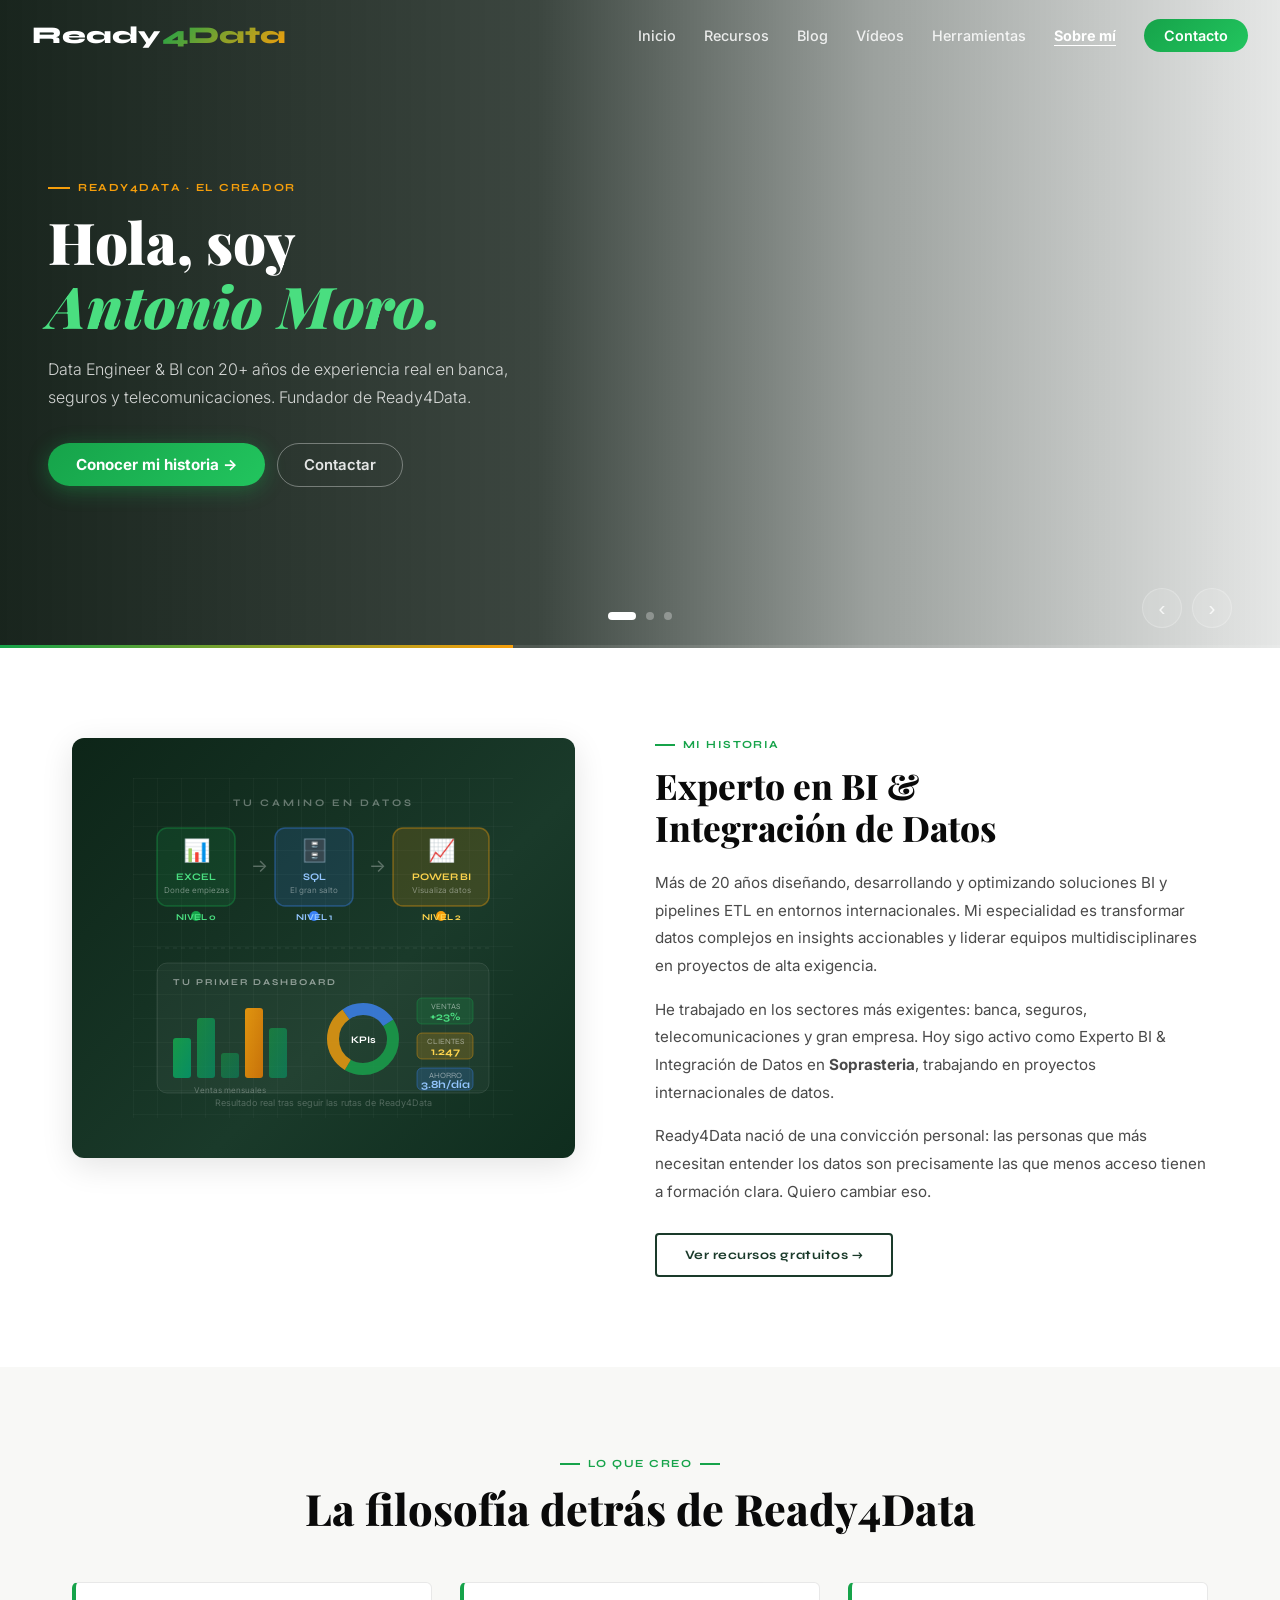
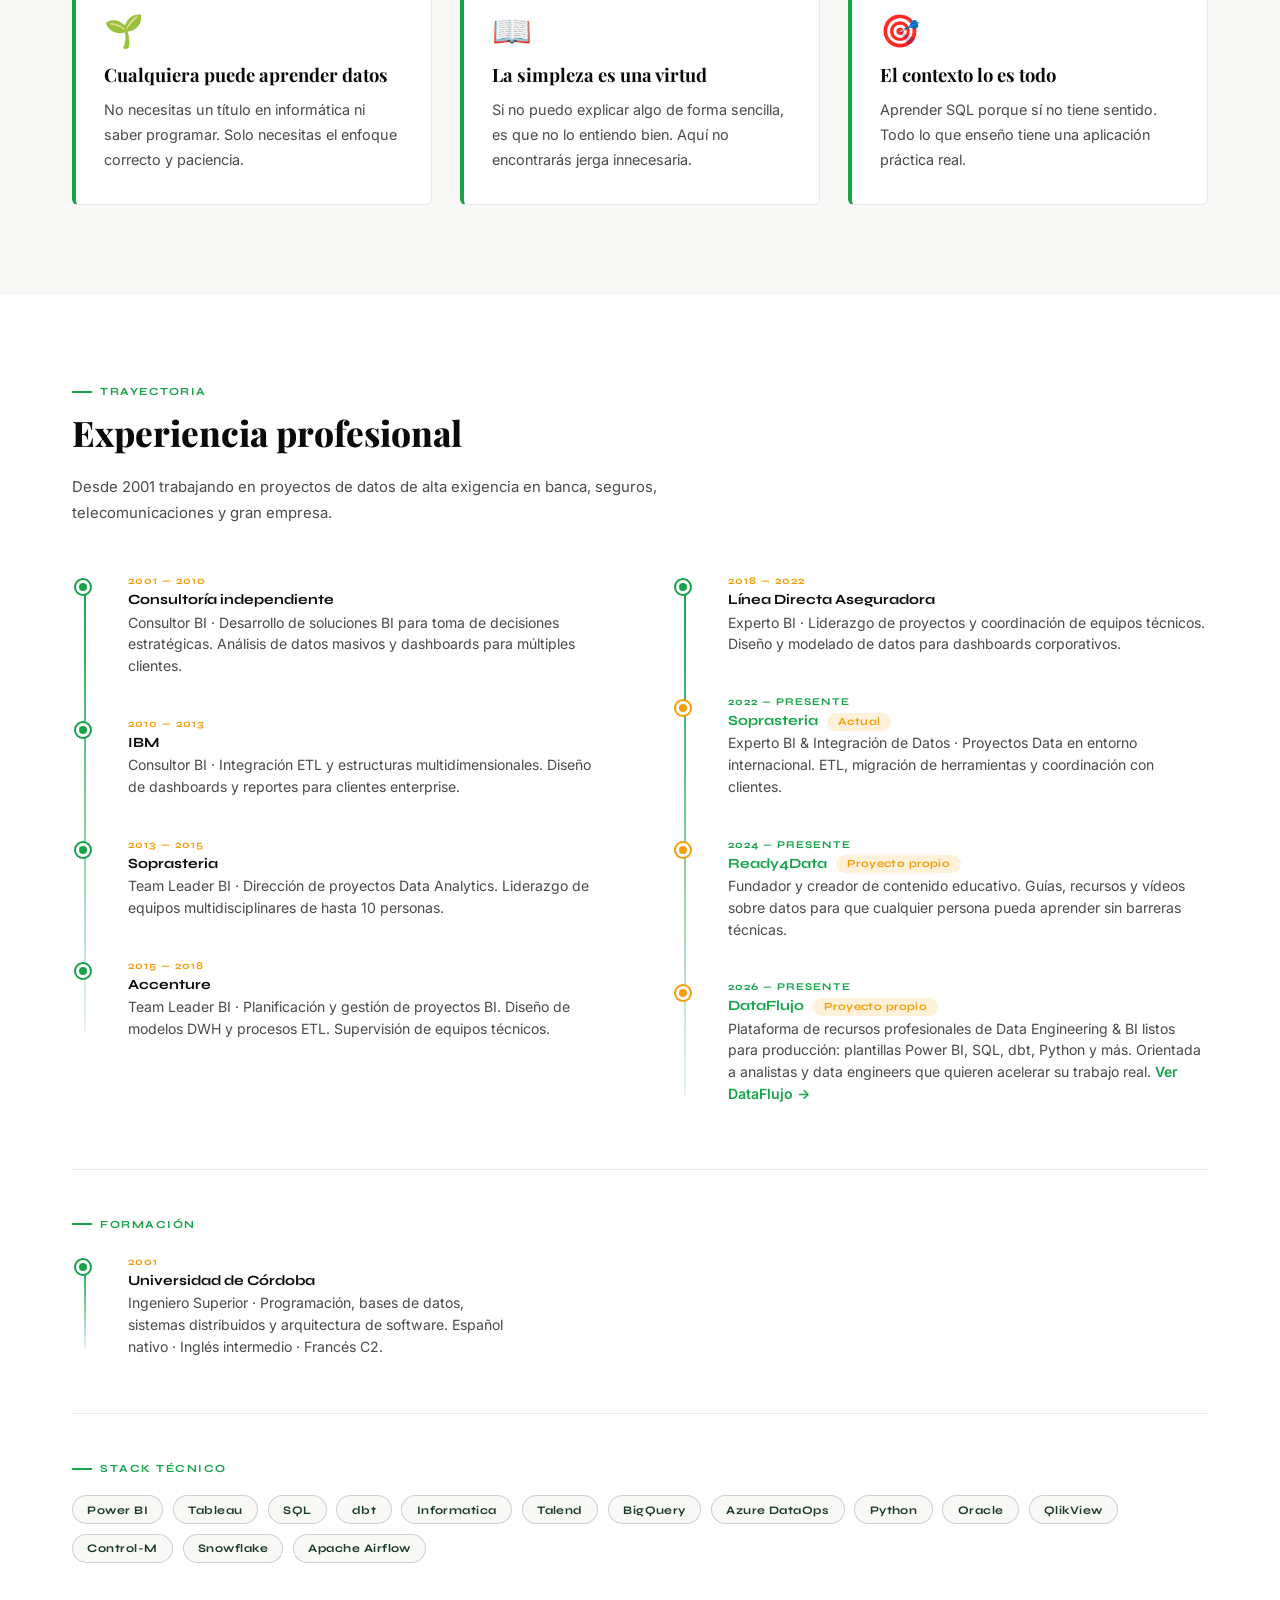
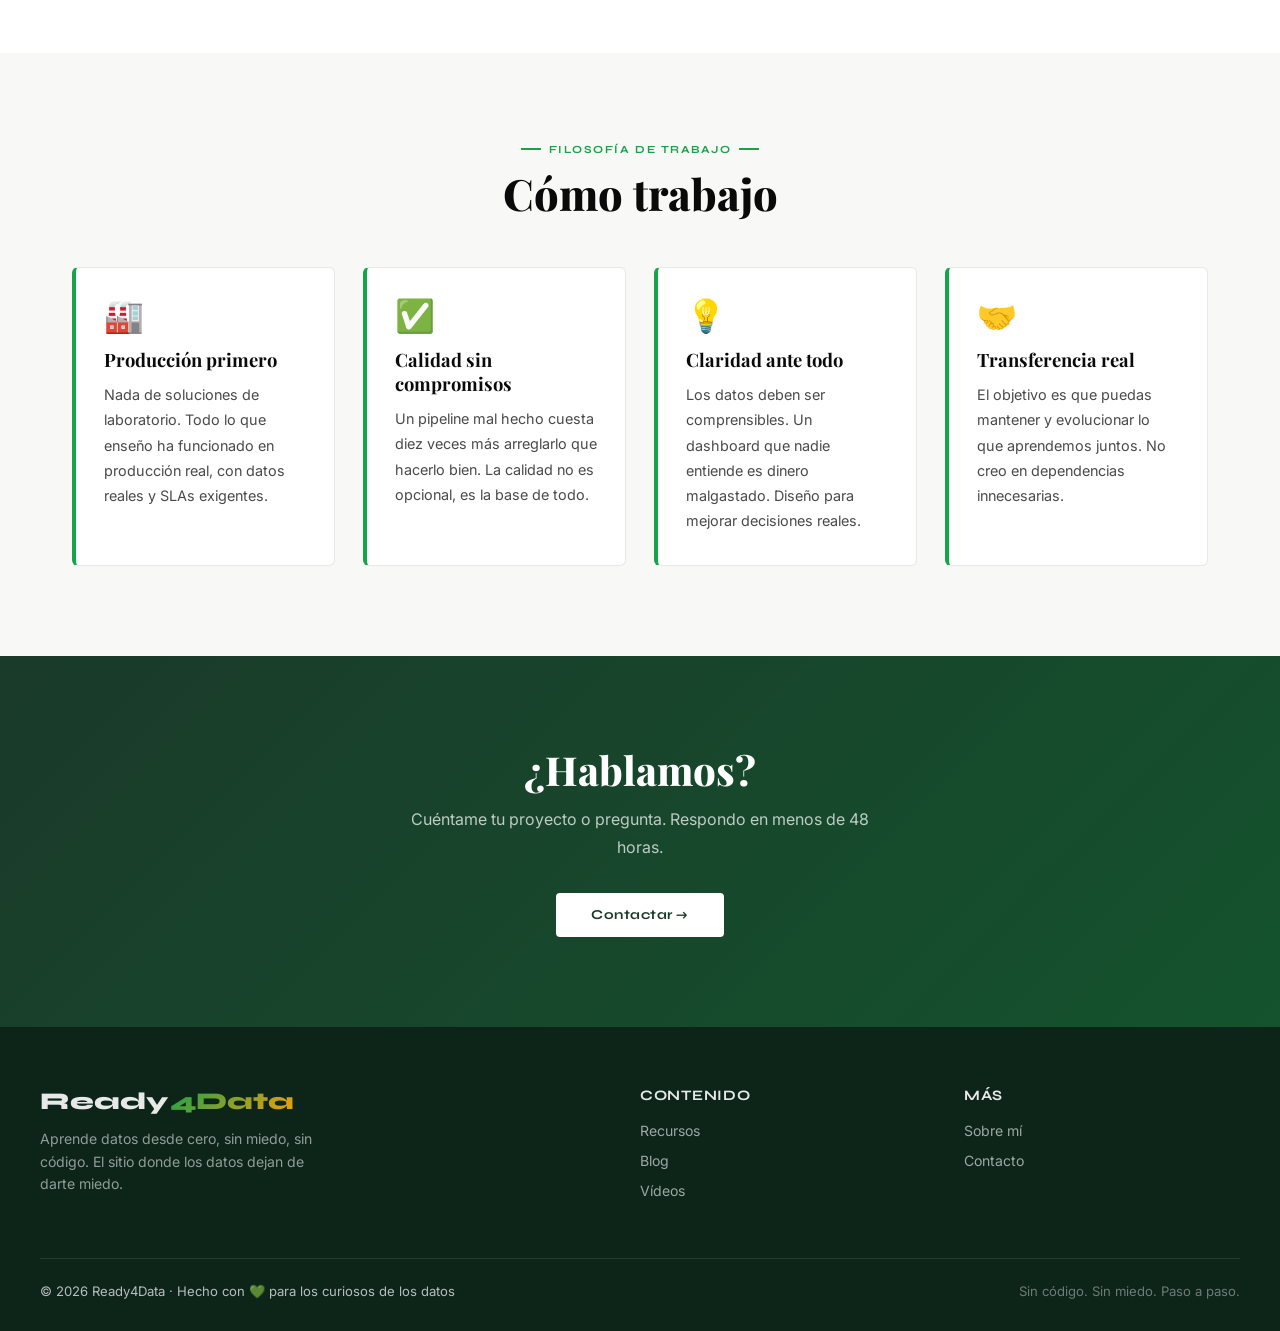
<file: sobre-mi.html>
<!DOCTYPE html>
<html lang="es">
<head>
  <meta charset="UTF-8">
  <meta name="viewport" content="width=device-width, initial-scale=1.0">
  <title>Sobre mí — Ready4Data</title>
  <meta name="description" content="Soy Antonio, Data Engineer con 20+ años de experiencia. Creé Ready4Data para hacer los datos accesibles para todos.">
  <link rel="icon" href="data:image/svg+xml,<svg xmlns='http://www.w3.org/2000/svg' viewBox='0 0 100 100'><rect width='100' height='100' fill='%231a3a2a' rx='12'/><line x1='50' y1='92' x2='50' y2='46' stroke='white' stroke-width='6' stroke-linecap='round' opacity='.8'/><path d='M50 62 C34 54 22 38 30 26 C38 14 50 26 50 46' fill='white' opacity='.7'/><path d='M50 56 C66 48 80 34 72 22 C64 10 50 22 50 42' fill='white' opacity='.55'/></svg>">
  <link rel="preconnect" href="https://fonts.googleapis.com">
  <link rel="preconnect" href="https://fonts.gstatic.com" crossorigin>
  <link href="https://fonts.googleapis.com/css2?family=Playfair+Display:wght@700;800&family=Syne:wght@600;700;800&family=Inter:wght@300;400;500;600&display=swap" rel="stylesheet">
  <link rel="stylesheet" href="shared.css">
  <style>
    :root{
      --bg:#ffffff;--bg2:#f8f8f6;--bg3:#f0f0ec;
      --t:#0a0a0a;--t2:#4a4a4a;--t3:#9a9a9a;
      --ac:#1a3a2a;--ac2:#14532d;
      --hl:#16a34a;--hl2:#f59e0b;
      --bd:rgba(0,0,0,.09);--bd2:rgba(0,0,0,.16);
      --r:4px;
      --s:0 2px 12px rgba(0,0,0,.06);
      --s2:0 8px 32px rgba(0,0,0,.11);
      --fb:'Inter','Segoe UI',system-ui,sans-serif;
      --fe:'Playfair Display',Georgia,serif;
      --fd:'Syne','Arial Black',sans-serif
    }
    *,*::before,*::after{box-sizing:border-box;margin:0;padding:0}
    html{scroll-behavior:smooth}
    body{font-family:var(--fb);color:var(--t);background:var(--bg);overflow-x:hidden}
    a{text-decoration:none;color:inherit}
    img{max-width:100%;height:auto;display:block}

    #scroll-progress{position:fixed;top:0;left:0;width:0%;height:3px;background:linear-gradient(90deg,#16a34a,#f59e0b);z-index:9999;transition:width .1s linear}

    #main-header{position:fixed;top:3px;left:0;right:0;z-index:1000;padding:16px 32px;display:flex;align-items:center;justify-content:space-between;transition:all .3s cubic-bezier(.4,0,.2,1)}
    #main-header.scrolled{background:rgba(253,252,249,.97);backdrop-filter:blur(12px);box-shadow:0 1px 20px rgba(0,0,0,.08)}
    .logo-wrap{font-family:'Syne',sans-serif;font-weight:800;font-size:1.5rem;display:flex;align-items:center;gap:2px;text-decoration:none}
    .logo-r{color:#fff;transition:color .3s}
    #main-header.scrolled .logo-r{color:#1a3a2a}
    .logo-g{background:linear-gradient(135deg,#16a34a,#f59e0b);-webkit-background-clip:text;-webkit-text-fill-color:transparent;background-clip:text}
    #main-nav{display:flex;align-items:center;gap:28px}
    #main-nav a{font-size:.9rem;font-weight:500;color:rgba(255,255,255,.85);transition:color .2s;text-decoration:none}
    #main-nav a:hover,#main-nav a.active{color:#fff}
    #main-header.scrolled #main-nav a{color:#374151}
    #main-header.scrolled #main-nav a:hover,#main-header.scrolled #main-nav a.active{color:#16a34a}
    .nav-cta-btn{background:linear-gradient(135deg,#16a34a,#22c55e);color:white !important;padding:8px 20px;border-radius:50px;font-weight:600 !important;transition:all .3s cubic-bezier(.4,0,.2,1)}
    .nav-cta-btn:hover{transform:translateY(-1px);box-shadow:0 4px 16px rgba(22,163,74,.4)}
    .hmbg{display:none;flex-direction:column;gap:5px;cursor:pointer;padding:4px;background:none;border:none}
    .hmbg span{display:block;width:24px;height:2px;background:#fff;border-radius:2px;transition:all .3s cubic-bezier(.4,0,.2,1)}
    #main-header.scrolled .hmbg span{background:#374151}
    #mob-nav{display:none;position:fixed;inset:0;background:rgba(13,37,24,.98);z-index:998;flex-direction:column;align-items:center;justify-content:center;gap:32px}
    #mob-nav.open{display:flex}
    #mob-nav a{color:rgba(255,255,255,.9);font-family:'Syne',sans-serif;font-size:1.5rem;font-weight:700;text-decoration:none}
    #mob-close{position:absolute;top:24px;right:32px;color:white;font-size:1.8rem;cursor:pointer;background:none;border:none}

    /* ── Hero Slider ── */
    .page-hero{position:relative;height:72vh;min-height:520px;overflow:hidden}
    .hs-bg{position:absolute;inset:0;z-index:0;opacity:0;transition:opacity 1.2s ease}
    .hs-bg.hs-active{opacity:1}
    .hs-img{position:absolute;inset:-6%;background-size:cover;background-position:center;will-change:transform;transform:scale(1)}
    .hs-overlay{position:absolute;inset:0;z-index:1;background:linear-gradient(90deg,rgba(5,18,10,.92) 0%,rgba(5,18,10,.78) 42%,rgba(5,18,10,.4) 68%,rgba(5,18,10,.1) 100%)}
    .hs-content{position:absolute;inset:0;z-index:2;display:flex;align-items:center;padding:100px 48px 80px}
    .hs-slides-wrap{max-width:1200px;margin:0 auto;width:100%;position:relative;min-height:280px}
    .hs-slide{position:absolute;inset:0;display:flex;flex-direction:column;justify-content:center;opacity:0;pointer-events:none;max-width:580px}
    .hs-slide.hs-active{opacity:1;pointer-events:auto}
    .hs-tag{font-family:'Syne',sans-serif;font-size:.68rem;font-weight:700;letter-spacing:.16em;text-transform:uppercase;color:#f59e0b;margin-bottom:16px;display:flex;align-items:center;gap:8px}
    .hs-tag::before{content:'';display:block;width:22px;height:2px;background:#f59e0b;flex-shrink:0}
    .hs-h1{font-family:'Playfair Display',serif;font-size:clamp(2.2rem,4.5vw,3.6rem);font-weight:900;color:#fff;line-height:1.1;margin-bottom:18px}
    .hs-h1 em{font-style:italic;color:#4ade80}
    .hs-sub{font-size:1rem;color:rgba(255,255,255,.8);line-height:1.75;margin-bottom:32px;max-width:480px;font-weight:300}
    .hs-btns{display:flex;gap:12px;flex-wrap:wrap;align-items:center}
    .hs-btn-p{background:linear-gradient(135deg,#16a34a,#22c55e);color:#fff;padding:12px 28px;border-radius:50px;font-weight:700;font-size:.95rem;display:inline-flex;align-items:center;gap:8px;box-shadow:0 4px 20px rgba(22,163,74,.4);transition:all .3s;text-decoration:none;font-family:'Inter',sans-serif}
    .hs-btn-p:hover{transform:translateY(-2px);box-shadow:0 8px 28px rgba(22,163,74,.5)}
    .hs-btn-ghost{color:rgba(255,255,255,.88);padding:12px 26px;border-radius:50px;font-weight:600;border:1.5px solid rgba(255,255,255,.35);display:inline-flex;align-items:center;gap:8px;transition:all .3s;font-size:.93rem;text-decoration:none;font-family:'Inter',sans-serif}
    .hs-btn-ghost:hover{background:rgba(255,255,255,.12);border-color:rgba(255,255,255,.65)}
    .hs-nav{position:absolute;bottom:28px;left:50%;transform:translateX(-50%);display:flex;gap:10px;z-index:10}
    .hs-dot{width:8px;height:8px;border-radius:50%;background:rgba(255,255,255,.3);border:none;cursor:pointer;padding:0;transition:all .35s cubic-bezier(.4,0,.2,1)}
    .hs-dot.hs-active{background:#fff;width:28px;border-radius:4px}
    .hs-arrows{position:absolute;bottom:20px;right:48px;display:flex;gap:10px;z-index:10}
    .hs-arr{width:40px;height:40px;border-radius:50%;background:rgba(255,255,255,.1);border:1px solid rgba(255,255,255,.22);color:rgba(255,255,255,.82);font-size:1.3rem;cursor:pointer;display:flex;align-items:center;justify-content:center;transition:all .2s;font-family:sans-serif;line-height:1}
    .hs-arr:hover{background:rgba(255,255,255,.2);border-color:rgba(255,255,255,.5)}
    .hs-progress{position:absolute;bottom:0;left:0;right:0;height:3px;background:rgba(255,255,255,.1);z-index:10}
    .hs-bar{height:100%;background:linear-gradient(90deg,#16a34a,#f59e0b);width:0%}
    @media(max-width:768px){.hs-content{padding:80px 24px 70px}.hs-h1{font-size:clamp(1.9rem,7vw,2.8rem)}.hs-overlay{background:linear-gradient(180deg,rgba(5,18,10,.82) 0%,rgba(5,18,10,.68) 100%)}.hs-arrows{right:24px}}

    /* SECTIONS */
    .sec-white{padding:90px 0;background:var(--bg)}
    .sec-gray{padding:90px 0;background:var(--bg2)}
    .cnt{max-width:1200px;margin:0 auto;padding:0 2rem}
    .sec-header{margin-bottom:3rem;text-align:center}
    .sec-label{font-family:var(--fd);font-size:.68rem;font-weight:700;letter-spacing:.14em;text-transform:uppercase;color:var(--hl);margin-bottom:.85rem;display:flex;align-items:center;justify-content:center;gap:.5rem}
    .sec-label-left{justify-content:flex-start}
    .sec-label::before,.sec-label::after{content:'';display:block;width:20px;height:2px;background:var(--hl)}
    .sec-label-left::after{display:none}
    .sec-title{font-family:var(--fe);font-size:clamp(1.9rem,4vw,2.7rem);font-weight:800;color:var(--t);line-height:1.15;margin-bottom:.85rem}
    .sec-sub{font-size:1rem;color:var(--t2);line-height:1.75}

    /* ABOUT SPLIT */
    .about-split{display:grid;grid-template-columns:1fr 1.1fr;gap:5rem;align-items:start}
    .about-img{border-radius:10px;overflow:hidden;position:relative;box-shadow:var(--s2)}
    .about-img img{width:100%;object-fit:cover;transition:transform .6s ease}
    .about-img:hover img{transform:scale(1.03)}
    .about-body{}
    .about-label{font-family:var(--fd);font-size:.68rem;font-weight:700;letter-spacing:.14em;text-transform:uppercase;color:var(--hl);margin-bottom:.85rem;display:flex;align-items:center;gap:.5rem}
    .about-label::before{content:'';display:block;width:20px;height:2px;background:var(--hl)}
    .about-title{font-family:var(--fe);font-size:2.2rem;font-weight:800;color:var(--t);line-height:1.2;margin-bottom:1.25rem}
    .about-para{font-size:.95rem;color:var(--t2);line-height:1.82;margin-bottom:1rem}
    .btn-outline{display:inline-block;background:transparent;border:2px solid var(--ac);color:var(--ac);padding:.75rem 1.75rem;border-radius:var(--r);font-family:var(--fd);font-size:.8rem;font-weight:700;letter-spacing:.04em;transition:all .2s;margin-top:.75rem}
    .btn-outline:hover{background:var(--ac);color:#fff}

    /* BELIEFS */
    .beliefs-grid{display:grid;grid-template-columns:repeat(3,1fr);gap:1.75rem}
    .belief-card{background:var(--bg);border:1px solid var(--bd);border-left:4px solid var(--hl);border-radius:6px;padding:2rem 1.75rem;transition:all .3s}
    .belief-card:hover{box-shadow:var(--s2);transform:translateX(4px)}
    .belief-icon{font-size:2rem;margin-bottom:1rem;line-height:1}
    .belief-title{font-family:var(--fe);font-size:1.15rem;font-weight:700;color:var(--t);margin-bottom:.65rem;line-height:1.3}
    .belief-text{font-size:.9rem;color:var(--t2);line-height:1.75}

    /* TIMELINE */
    .timeline{position:relative;padding-left:2.5rem}
    .timeline::before{content:'';position:absolute;left:.75rem;top:.5rem;bottom:.5rem;width:2px;background:linear-gradient(180deg,var(--hl),rgba(22,163,74,.1))}
    .tl-item{position:relative;margin-bottom:2.5rem;padding-left:1rem}
    .tl-item:last-child{margin-bottom:0}
    .tl-dot{position:absolute;left:-2.25rem;top:.35rem;width:14px;height:14px;border-radius:50%;background:var(--hl);border:3px solid var(--bg);box-shadow:0 0 0 2px var(--hl)}
    .tl-period{font-family:var(--fd);font-size:.65rem;font-weight:700;letter-spacing:.1em;text-transform:uppercase;color:var(--hl2);margin-bottom:.25rem}
    .tl-company{font-family:var(--fd);font-size:.88rem;font-weight:700;color:var(--t);margin-bottom:.2rem}
    .tl-role{font-size:.88rem;color:var(--t2);line-height:1.55}

    /* SKILLS */
    .skills-wrap{display:flex;flex-wrap:wrap;gap:.6rem}
    .skill-tag{font-family:var(--fd);font-size:.72rem;font-weight:700;letter-spacing:.04em;background:var(--bg2);border:1px solid var(--bd2);color:var(--ac);padding:.4rem .9rem;border-radius:20px;transition:all .2s}
    .skill-tag:hover{background:var(--ac);color:#fff;border-color:var(--ac)}

    /* CONTACT CTA */
    .contact-cta{padding:90px 0;background:linear-gradient(135deg,#1a3a2a,#14532d);text-align:center}
    .contact-cta h2{font-family:var(--fe);font-size:clamp(1.8rem,4vw,2.5rem);font-weight:800;color:#fff;margin-bottom:.75rem;line-height:1.2}
    .contact-cta p{font-size:1rem;color:rgba(255,255,255,.72);margin-bottom:2rem;line-height:1.7;max-width:480px;margin-left:auto;margin-right:auto}
    .btn-white{display:inline-block;background:#fff;color:var(--ac);padding:.85rem 2.2rem;border-radius:var(--r);font-family:var(--fd);font-size:.85rem;font-weight:700;letter-spacing:.04em;transition:all .2s}
    .btn-white:hover{background:var(--bg2);transform:translateY(-2px)}

    /* FOOTER */
    #main-footer{background:#0d2518;color:rgba(255,255,255,.7);padding:60px 32px 32px}
    .ft-in{max-width:1200px;margin:0 auto}
    .ft-top{display:grid;grid-template-columns:2fr 1fr 1fr;gap:48px;margin-bottom:48px}
    .ft-brand{color:rgba(255,255,255,.7)}
    .ft-tagline{font-size:.88rem;line-height:1.6;margin-top:12px;max-width:280px;color:rgba(255,255,255,.55)}
    .ft-col h4{font-family:'Syne',sans-serif;font-weight:700;font-size:.9rem;color:rgba(255,255,255,.9);margin-bottom:16px;text-transform:uppercase;letter-spacing:.05em}
    .ft-col ul{list-style:none}
    .ft-col ul li{margin-bottom:10px}
    .ft-col ul li a{color:rgba(255,255,255,.6);font-size:.88rem;transition:color .2s;text-decoration:none}
    .ft-col ul li a:hover{color:#4ade80}
    .ft-bot{border-top:1px solid rgba(255,255,255,.1);padding-top:24px;display:flex;justify-content:space-between;align-items:center;font-size:.82rem}

    /* ANIMATIONS */
    .rv{opacity:0;transform:translateY(28px);transition:opacity .65s ease,transform .65s ease}
    .rv.in{opacity:1;transform:translateY(0)}
    .rv.d1{transition-delay:.1s}.rv.d2{transition-delay:.2s}.rv.d3{transition-delay:.3s}
    .iz img{transform:scale(1.05);transition:transform .8s ease}
    .iz.iz-in img{transform:scale(1)}

    .beliefs-grid-4{display:grid;grid-template-columns:repeat(4,1fr);gap:1.75rem}
    .tl-grid{display:grid;grid-template-columns:1fr 1fr;gap:4rem;align-items:start}
    .tl-current .tl-dot{background:var(--hl2) !important;box-shadow:0 0 0 2px var(--hl2) !important}
    .tl-current .tl-period{color:var(--hl)}
    .tl-current .tl-company{color:var(--hl)}
    .tl-badge{font-size:.68rem;color:var(--hl2);background:rgba(245,158,11,.15);padding:.15rem .65rem;border-radius:20px;font-family:var(--fd);letter-spacing:.04em;font-weight:700;margin-left:.4rem;vertical-align:middle}
    @media(max-width:1024px){.about-split{grid-template-columns:1fr;gap:2.5rem}.beliefs-grid{grid-template-columns:1fr 1fr}.beliefs-grid-4{grid-template-columns:repeat(2,1fr)}.ft-top{grid-template-columns:1fr 1fr}.ft-brand{grid-column:span 2}}
    @media(max-width:768px){.hmbg{display:flex}#main-nav{display:none}.beliefs-grid{grid-template-columns:1fr}.beliefs-grid-4{grid-template-columns:1fr}.tl-grid{grid-template-columns:1fr}.ft-top{grid-template-columns:1fr}.ft-brand{grid-column:span 1}.ft-bot{flex-direction:column;gap:12px;text-align:center}}
  </style>
</head>
<body>

<div id="scroll-progress"></div>

<div id="mob-nav">
  <button id="mob-close">&#10005;</button>
  <a href="index.html">Inicio</a>
  <a href="recursos.html">Recursos</a>
  <a href="blog.html">Blog</a>
  <a href="videos.html">Vídeos</a>
  <a href="herramientas-datos.html">Herramientas</a>
  <a href="sobre-mi.html">Sobre mí</a>
  <a href="contacto.html" class="btn-p" style="font-size:1rem;padding:10px 24px;background:linear-gradient(135deg,#16a34a,#22c55e);color:white;border-radius:50px;font-weight:600">Contacto</a>
</div>

<header id="main-header">
  <a href="index.html" class="logo-wrap">
    <span class="logo-r">Ready</span><span class="logo-g">4Data</span>
  </a>
  <nav id="main-nav">
    <a href="index.html">Inicio</a>
    <a href="recursos.html">Recursos</a>
    <a href="blog.html">Blog</a>
    <a href="videos.html">Vídeos</a>
    <a href="herramientas-datos.html">Herramientas</a>
    <a href="sobre-mi.html" class="active">Sobre mí</a>
    <a href="contacto.html" class="nav-cta-btn">Contacto</a>
  </nav>
  <button class="hmbg" id="hamburger" aria-label="Menú">
    <span></span><span></span><span></span>
  </button>
</header>

<!-- PAGE HERO -->
<section class="page-hero">
  <div class="hs-bg hs-active"><div class="hs-img" style="background-image:url('https://images.unsplash.com/photo-1497366216548-37526070297c?w=1400&auto=format&fit=crop&q=85')"></div></div>
  <div class="hs-bg"><div class="hs-img" style="background-image:url('https://images.unsplash.com/photo-1553877522-43269d4ea984?w=1400&auto=format&fit=crop&q=85')"></div></div>
  <div class="hs-bg"><div class="hs-img" style="background-image:url('https://images.unsplash.com/photo-1522071820081-009f0129c71c?w=1400&auto=format&fit=crop&q=85')"></div></div>
  <div class="hs-overlay"></div>
  <div class="hs-content">
    <div class="hs-slides-wrap">
      <div class="hs-slide hs-active">
        <span class="hs-tag hs-el">Ready4Data · El creador</span>
        <h1 class="hs-h1 hs-el">Hola, soy<br><em>Antonio Moro.</em></h1>
        <p class="hs-sub hs-el">Data Engineer &amp; BI con 20+ años de experiencia real en banca, seguros y telecomunicaciones. Fundador de Ready4Data.</p>
        <div class="hs-btns hs-el">
          <a href="#about-content" class="hs-btn-p">Conocer mi historia →</a>
          <a href="contacto.html" class="hs-btn-ghost">Contactar</a>
        </div>
      </div>
      <div class="hs-slide">
        <span class="hs-tag hs-el" style="color:#60a5fa">Accenture · IBM · Orange</span>
        <h2 class="hs-h1 hs-el">20+ años trabajando<br>con <em style="color:#60a5fa">datos reales.</em></h2>
        <p class="hs-sub hs-el">He visto cómo las grandes empresas fallan con los datos y cómo triunfan. Esa experiencia es la que comparto aquí, sin filtros.</p>
        <div class="hs-btns hs-el">
          <a href="#about-content" class="hs-btn-p" style="background:linear-gradient(135deg,#1d4ed8,#3b82f6);box-shadow:0 4px 20px rgba(59,130,246,.4)">Ver mi trayectoria →</a>
          <a href="recursos.html" class="hs-btn-ghost">Ver mis recursos</a>
        </div>
      </div>
      <div class="hs-slide">
        <span class="hs-tag hs-el">Mi misión</span>
        <h2 class="hs-h1 hs-el">Datos para<br><em>todo el mundo.</em></h2>
        <p class="hs-sub hs-el">Creo que cualquiera puede aprender a trabajar con datos con el enfoque correcto. Por eso creé Ready4Data: para democratizar el conocimiento de datos.</p>
        <div class="hs-btns hs-el">
          <a href="#about-content" class="hs-btn-p">Conocerme mejor →</a>
          <a href="index.html" class="hs-btn-ghost">Volver al inicio</a>
        </div>
      </div>
    </div>
  </div>
  <div class="hs-nav">
    <button class="hs-dot hs-active" data-idx="0"></button>
    <button class="hs-dot" data-idx="1"></button>
    <button class="hs-dot" data-idx="2"></button>
  </div>
  <div class="hs-arrows">
    <button class="hs-arr" id="ph-prev">&#8249;</button>
    <button class="hs-arr" id="ph-next">&#8250;</button>
  </div>
  <div class="hs-progress"><div class="hs-bar" id="ph-bar"></div></div>
</section>

<!-- ABOUT SPLIT -->
<section class="sec-white">
  <div class="cnt">
    <div class="about-split">
      <div class="about-img rv" style="background:linear-gradient(135deg,#0d2518 0%,#1a3a2a 60%,#0f2d1e 100%);border-radius:12px;padding:2.5rem;display:flex;align-items:center;justify-content:center;min-height:400px">
        <svg viewBox="0 0 380 340" xmlns="http://www.w3.org/2000/svg" style="width:100%;max-width:380px">
          <!-- Grid background -->
          <defs>
            <pattern id="grid" width="24" height="24" patternUnits="userSpaceOnUse">
              <path d="M 24 0 L 0 0 0 24" fill="none" stroke="rgba(255,255,255,.05)" stroke-width="1"/>
            </pattern>
            <linearGradient id="greenGrad" x1="0%" y1="0%" x2="100%" y2="100%">
              <stop offset="0%" style="stop-color:#16a34a;stop-opacity:1"/>
              <stop offset="100%" style="stop-color:#059669;stop-opacity:1"/>
            </linearGradient>
            <linearGradient id="amberGrad" x1="0%" y1="0%" x2="100%" y2="100%">
              <stop offset="0%" style="stop-color:#f59e0b;stop-opacity:1"/>
              <stop offset="100%" style="stop-color:#d97706;stop-opacity:1"/>
            </linearGradient>
            <linearGradient id="blueGrad" x1="0%" y1="0%" x2="100%" y2="100%">
              <stop offset="0%" style="stop-color:#3b82f6;stop-opacity:1"/>
              <stop offset="100%" style="stop-color:#2563eb;stop-opacity:1"/>
            </linearGradient>
          </defs>
          <rect width="380" height="340" fill="url(#grid)"/>

          <!-- Title label -->
          <text x="190" y="28" text-anchor="middle" font-family="Syne,sans-serif" font-size="10" font-weight="700" letter-spacing="3" fill="rgba(255,255,255,.35)" text-transform="uppercase">TU CAMINO EN DATOS</text>

          <!-- Step 1: Excel -->
          <g transform="translate(24, 50)">
            <rect width="78" height="78" rx="10" fill="rgba(22,163,74,.15)" stroke="rgba(22,163,74,.4)" stroke-width="1.5"/>
            <text x="39" y="30" text-anchor="middle" font-size="22">📊</text>
            <text x="39" y="52" text-anchor="middle" font-family="Syne,sans-serif" font-size="10" font-weight="700" fill="#4ade80">EXCEL</text>
            <text x="39" y="65" text-anchor="middle" font-family="Inter,sans-serif" font-size="8" fill="rgba(255,255,255,.4)">Donde empiezas</text>
            <circle cx="39" cy="88" r="5" fill="#16a34a"/>
            <text x="39" y="92" text-anchor="middle" font-family="Syne,sans-serif" font-size="9" font-weight="700" fill="#4ade80">NIVEL 0</text>
          </g>
          <!-- Arrow 1 -->
          <text x="118" y="94" font-size="18" fill="rgba(255,255,255,.3)">→</text>

          <!-- Step 2: SQL -->
          <g transform="translate(142, 50)">
            <rect width="78" height="78" rx="10" fill="rgba(59,130,246,.15)" stroke="rgba(59,130,246,.4)" stroke-width="1.5"/>
            <text x="39" y="30" text-anchor="middle" font-size="22">🗄️</text>
            <text x="39" y="52" text-anchor="middle" font-family="Syne,sans-serif" font-size="10" font-weight="700" fill="#93c5fd">SQL</text>
            <text x="39" y="65" text-anchor="middle" font-family="Inter,sans-serif" font-size="8" fill="rgba(255,255,255,.4)">El gran salto</text>
            <circle cx="39" cy="88" r="5" fill="#3b82f6"/>
            <text x="39" y="92" text-anchor="middle" font-family="Syne,sans-serif" font-size="9" font-weight="700" fill="#93c5fd">NIVEL 1</text>
          </g>
          <!-- Arrow 2 -->
          <text x="236" y="94" font-size="18" fill="rgba(255,255,255,.3)">→</text>

          <!-- Step 3: Power BI -->
          <g transform="translate(260, 50)">
            <rect width="96" height="78" rx="10" fill="rgba(245,158,11,.15)" stroke="rgba(245,158,11,.4)" stroke-width="1.5"/>
            <text x="48" y="30" text-anchor="middle" font-size="22">📈</text>
            <text x="48" y="52" text-anchor="middle" font-family="Syne,sans-serif" font-size="10" font-weight="700" fill="#fcd34d">POWER BI</text>
            <text x="48" y="65" text-anchor="middle" font-family="Inter,sans-serif" font-size="8" fill="rgba(255,255,255,.4)">Visualiza datos</text>
            <circle cx="48" cy="88" r="5" fill="#f59e0b"/>
            <text x="48" y="92" text-anchor="middle" font-family="Syne,sans-serif" font-size="9" font-weight="700" fill="#fcd34d">NIVEL 2</text>
          </g>

          <!-- Divider -->
          <line x1="24" y1="170" x2="356" y2="170" stroke="rgba(255,255,255,.08)" stroke-width="1" stroke-dasharray="4,4"/>

          <!-- Mini dashboard mockup -->
          <g transform="translate(24, 185)">
            <rect width="332" height="130" rx="10" fill="rgba(255,255,255,.04)" stroke="rgba(255,255,255,.1)" stroke-width="1"/>
            <text x="16" y="22" font-family="Syne,sans-serif" font-size="9" font-weight="700" fill="rgba(255,255,255,.5)" letter-spacing="2">TU PRIMER DASHBOARD</text>

            <!-- Bar chart -->
            <g transform="translate(16, 35)">
              <rect x="0"  y="40" width="18" height="40" rx="3" fill="url(#greenGrad)" opacity=".9"/>
              <rect x="24" y="20" width="18" height="60" rx="3" fill="url(#greenGrad)" opacity=".7"/>
              <rect x="48" y="55" width="18" height="25" rx="3" fill="url(#greenGrad)" opacity=".5"/>
              <rect x="72" y="10" width="18" height="70" rx="3" fill="url(#amberGrad)" opacity=".9"/>
              <rect x="96" y="30" width="18" height="50" rx="3" fill="url(#greenGrad)" opacity=".6"/>
              <text x="57" y="95" text-anchor="middle" font-family="Inter,sans-serif" font-size="8" fill="rgba(255,255,255,.3)">Ventas mensuales</text>
            </g>

            <!-- Donut chart -->
            <g transform="translate(170, 40)">
              <circle cx="36" cy="36" r="30" fill="none" stroke="rgba(255,255,255,.05)" stroke-width="12"/>
              <circle cx="36" cy="36" r="30" fill="none" stroke="#16a34a" stroke-width="12" stroke-dasharray="90 108" stroke-dashoffset="27" opacity=".8"/>
              <circle cx="36" cy="36" r="30" fill="none" stroke="#f59e0b" stroke-width="12" stroke-dasharray="60 138" stroke-dashoffset="-63" opacity=".8"/>
              <circle cx="36" cy="36" r="30" fill="none" stroke="#3b82f6" stroke-width="12" stroke-dasharray="48 150" stroke-dashoffset="-123" opacity=".8"/>
              <text x="36" y="40" text-anchor="middle" font-family="Syne,sans-serif" font-size="10" font-weight="700" fill="white">KPIs</text>
            </g>

            <!-- KPI boxes -->
            <g transform="translate(260, 35)">
              <rect width="56" height="26" rx="5" fill="rgba(22,163,74,.2)" stroke="rgba(22,163,74,.4)" stroke-width="1"/>
              <text x="28" y="11" text-anchor="middle" font-family="Syne,sans-serif" font-size="8" fill="rgba(255,255,255,.5)">VENTAS</text>
              <text x="28" y="22" text-anchor="middle" font-family="Syne,sans-serif" font-size="11" font-weight="700" fill="#4ade80">+23%</text>
            </g>
            <g transform="translate(260, 70)">
              <rect width="56" height="26" rx="5" fill="rgba(245,158,11,.2)" stroke="rgba(245,158,11,.4)" stroke-width="1"/>
              <text x="28" y="11" text-anchor="middle" font-family="Syne,sans-serif" font-size="8" fill="rgba(255,255,255,.5)">CLIENTES</text>
              <text x="28" y="22" text-anchor="middle" font-family="Syne,sans-serif" font-size="11" font-weight="700" fill="#fcd34d">1.247</text>
            </g>
            <g transform="translate(260, 105)">
              <rect width="56" height="22" rx="5" fill="rgba(59,130,246,.2)" stroke="rgba(59,130,246,.4)" stroke-width="1"/>
              <text x="28" y="10" text-anchor="middle" font-family="Syne,sans-serif" font-size="8" fill="rgba(255,255,255,.5)">AHORRO</text>
              <text x="28" y="20" text-anchor="middle" font-family="Syne,sans-serif" font-size="11" font-weight="700" fill="#93c5fd">3.8h/día</text>
            </g>
          </g>

          <!-- Bottom label -->
          <text x="190" y="328" text-anchor="middle" font-family="Inter,sans-serif" font-size="9" fill="rgba(255,255,255,.25)">Resultado real tras seguir las rutas de Ready4Data</text>
        </svg>
      </div>
      <div class="about-body rv d2">
        <div class="about-label">Mi historia</div>
        <h2 class="about-title">Experto en BI &amp;<br>Integración de Datos</h2>
        <p class="about-para">Más de 20 años diseñando, desarrollando y optimizando soluciones BI y pipelines ETL en entornos internacionales. Mi especialidad es transformar datos complejos en insights accionables y liderar equipos multidisciplinares en proyectos de alta exigencia.</p>
        <p class="about-para">He trabajado en los sectores más exigentes: banca, seguros, telecomunicaciones y gran empresa. Hoy sigo activo como Experto BI &amp; Integración de Datos en <strong>Soprasteria</strong>, trabajando en proyectos internacionales de datos.</p>
        <p class="about-para">Ready4Data nació de una convicción personal: las personas que más necesitan entender los datos son precisamente las que menos acceso tienen a formación clara. Quiero cambiar eso.</p>
        <a href="recursos.html" class="btn-outline">Ver recursos gratuitos →</a>
      </div>
    </div>
  </div>
</section>

<!-- BELIEFS -->
<section class="sec-gray">
  <div class="cnt">
    <div class="sec-header">
      <div class="sec-label rv">Lo que creo</div>
      <h2 class="sec-title rv d1">La filosofía detrás de Ready4Data</h2>
    </div>
    <div class="beliefs-grid">
      <div class="belief-card rv d1">
        <div class="belief-icon">🌱</div>
        <div class="belief-title">Cualquiera puede aprender datos</div>
        <p class="belief-text">No necesitas un título en informática ni saber programar. Solo necesitas el enfoque correcto y paciencia.</p>
      </div>
      <div class="belief-card rv d2">
        <div class="belief-icon">📖</div>
        <div class="belief-title">La simpleza es una virtud</div>
        <p class="belief-text">Si no puedo explicar algo de forma sencilla, es que no lo entiendo bien. Aquí no encontrarás jerga innecesaria.</p>
      </div>
      <div class="belief-card rv d3">
        <div class="belief-icon">🎯</div>
        <div class="belief-title">El contexto lo es todo</div>
        <p class="belief-text">Aprender SQL porque sí no tiene sentido. Todo lo que enseño tiene una aplicación práctica real.</p>
      </div>
    </div>
  </div>
</section>

<!-- EXPERIENCE -->
<section class="sec-white">
  <div class="cnt">
    <div class="about-label rv">Trayectoria</div>
    <h2 class="about-title rv d1">Experiencia profesional</h2>
    <p style="font-size:.93rem;color:var(--t2);line-height:1.75;max-width:600px;margin-bottom:3rem" class="rv d2">Desde 2001 trabajando en proyectos de datos de alta exigencia en banca, seguros, telecomunicaciones y gran empresa.</p>
    <div class="tl-grid">
      <div class="timeline rv d1">
        <div class="tl-item">
          <div class="tl-dot"></div>
          <div class="tl-period">2001 — 2010</div>
          <div class="tl-company">Consultoría independiente</div>
          <div class="tl-role">Consultor BI &middot; Desarrollo de soluciones BI para toma de decisiones estratégicas. Análisis de datos masivos y dashboards para múltiples clientes.</div>
        </div>
        <div class="tl-item">
          <div class="tl-dot"></div>
          <div class="tl-period">2010 — 2013</div>
          <div class="tl-company">IBM</div>
          <div class="tl-role">Consultor BI &middot; Integración ETL y estructuras multidimensionales. Diseño de dashboards y reportes para clientes enterprise.</div>
        </div>
        <div class="tl-item">
          <div class="tl-dot"></div>
          <div class="tl-period">2013 — 2015</div>
          <div class="tl-company">Soprasteria</div>
          <div class="tl-role">Team Leader BI &middot; Dirección de proyectos Data Analytics. Liderazgo de equipos multidisciplinares de hasta 10 personas.</div>
        </div>
        <div class="tl-item">
          <div class="tl-dot"></div>
          <div class="tl-period">2015 — 2018</div>
          <div class="tl-company">Accenture</div>
          <div class="tl-role">Team Leader BI &middot; Planificación y gestión de proyectos BI. Diseño de modelos DWH y procesos ETL. Supervisión de equipos técnicos.</div>
        </div>
      </div>
      <div class="timeline rv d2">
        <div class="tl-item">
          <div class="tl-dot"></div>
          <div class="tl-period">2018 — 2022</div>
          <div class="tl-company">Línea Directa Aseguradora</div>
          <div class="tl-role">Experto BI &middot; Liderazgo de proyectos y coordinación de equipos técnicos. Diseño y modelado de datos para dashboards corporativos.</div>
        </div>
        <div class="tl-item tl-current">
          <div class="tl-dot"></div>
          <div class="tl-period">2022 — Presente</div>
          <div class="tl-company">Soprasteria <span class="tl-badge">Actual</span></div>
          <div class="tl-role">Experto BI &amp; Integración de Datos &middot; Proyectos Data en entorno internacional. ETL, migración de herramientas y coordinación con clientes.</div>
        </div>
        <div class="tl-item tl-current">
          <div class="tl-dot"></div>
          <div class="tl-period">2024 — Presente</div>
          <div class="tl-company">Ready4Data <span class="tl-badge">Proyecto propio</span></div>
          <div class="tl-role">Fundador y creador de contenido educativo. Guías, recursos y vídeos sobre datos para que cualquier persona pueda aprender sin barreras técnicas.</div>
        </div>
        <div class="tl-item tl-current">
          <div class="tl-dot"></div>
          <div class="tl-period">2026 — Presente</div>
          <div class="tl-company">DataFlujo <span class="tl-badge">Proyecto propio</span></div>
          <div class="tl-role">Plataforma de recursos profesionales de Data Engineering & BI listos para producción: plantillas Power BI, SQL, dbt, Python y más. Orientada a analistas y data engineers que quieren acelerar su trabajo real. <a href="https://amorodiaz.github.io/dataflujo-web/" style="color:var(--hl);font-weight:600" target="_blank">Ver DataFlujo →</a></div>
        </div>
      </div>
    </div>

    <!-- EDUCACIÓN -->
    <div style="margin-top:4rem;padding-top:3rem;border-top:1px solid var(--bd)">
      <div class="about-label rv">Formación</div>
      <div class="timeline rv d1" style="max-width:440px;margin-top:1.5rem">
        <div class="tl-item">
          <div class="tl-dot"></div>
          <div class="tl-period">2001</div>
          <div class="tl-company">Universidad de Córdoba</div>
          <div class="tl-role">Ingeniero Superior &middot; Programación, bases de datos, sistemas distribuidos y arquitectura de software. Español nativo &middot; Inglés intermedio &middot; Francés C2.</div>
        </div>
      </div>
    </div>

    <!-- STACK -->
    <div style="margin-top:3.5rem;padding-top:3rem;border-top:1px solid var(--bd)">
      <div class="about-label rv">Stack técnico</div>
      <div class="skills-wrap rv d1" style="margin-top:1.25rem">
        <span class="skill-tag">Power BI</span>
        <span class="skill-tag">Tableau</span>
        <span class="skill-tag">SQL</span>
        <span class="skill-tag">dbt</span>
        <span class="skill-tag">Informatica</span>
        <span class="skill-tag">Talend</span>
        <span class="skill-tag">BigQuery</span>
        <span class="skill-tag">Azure DataOps</span>
        <span class="skill-tag">Python</span>
        <span class="skill-tag">Oracle</span>
        <span class="skill-tag">QlikView</span>
        <span class="skill-tag">Control-M</span>
        <span class="skill-tag">Snowflake</span>
        <span class="skill-tag">Apache Airflow</span>
      </div>
    </div>
  </div>
</section>

<!-- CÓMO TRABAJO -->
<section class="sec-gray">
  <div class="cnt">
    <div class="sec-header">
      <div class="sec-label rv">Filosofía de trabajo</div>
      <h2 class="sec-title rv d1">Cómo trabajo</h2>
    </div>
    <div class="beliefs-grid-4">
      <div class="belief-card rv">
        <div class="belief-icon">🏭</div>
        <div class="belief-title">Producción primero</div>
        <p class="belief-text">Nada de soluciones de laboratorio. Todo lo que enseño ha funcionado en producción real, con datos reales y SLAs exigentes.</p>
      </div>
      <div class="belief-card rv d1">
        <div class="belief-icon">✅</div>
        <div class="belief-title">Calidad sin compromisos</div>
        <p class="belief-text">Un pipeline mal hecho cuesta diez veces más arreglarlo que hacerlo bien. La calidad no es opcional, es la base de todo.</p>
      </div>
      <div class="belief-card rv d2">
        <div class="belief-icon">💡</div>
        <div class="belief-title">Claridad ante todo</div>
        <p class="belief-text">Los datos deben ser comprensibles. Un dashboard que nadie entiende es dinero malgastado. Diseño para mejorar decisiones reales.</p>
      </div>
      <div class="belief-card rv d3">
        <div class="belief-icon">🤝</div>
        <div class="belief-title">Transferencia real</div>
        <p class="belief-text">El objetivo es que puedas mantener y evolucionar lo que aprendemos juntos. No creo en dependencias innecesarias.</p>
      </div>
    </div>
  </div>
</section>

<!-- CONTACT CTA -->
<section class="contact-cta">
  <div class="cnt">
    <h2 class="rv">¿Hablamos?</h2>
    <p class="rv d1">Cuéntame tu proyecto o pregunta. Respondo en menos de 48 horas.</p>
    <a href="contacto.html" class="btn-white rv d2">Contactar →</a>
  </div>
</section>

<!-- FOOTER -->
<footer id="main-footer">
  <div class="ft-in">
    <div class="ft-top">
      <div class="ft-brand">
        <a href="index.html" class="logo-wrap" style="margin-bottom:4px">
          <span class="logo-r" style="color:rgba(255,255,255,.9)">Ready</span><span class="logo-g">4Data</span>
        </a>
        <p class="ft-tagline">Aprende datos desde cero, sin miedo, sin código. El sitio donde los datos dejan de darte miedo.</p>
      </div>
      <div class="ft-col">
        <h4>Contenido</h4>
        <ul>
          <li><a href="recursos.html">Recursos</a></li>
          <li><a href="blog.html">Blog</a></li>
          <li><a href="videos.html">Vídeos</a></li>
        </ul>
      </div>
      <div class="ft-col">
        <h4>Más</h4>
        <ul>
          <li><a href="sobre-mi.html">Sobre mí</a></li>
          <li><a href="contacto.html">Contacto</a></li>
        </ul>
      </div>
    </div>
    <div class="ft-bot">
      <span>© 2026 Ready4Data · Hecho con &#128154; para los curiosos de los datos</span>
      <span style="color:rgba(255,255,255,.4)">Sin código. Sin miedo. Paso a paso.</span>
    </div>
  </div>
</footer>

<script src="scroll.js"></script>
<script src="https://cdnjs.cloudflare.com/ajax/libs/gsap/3.12.5/gsap.min.js"></script>
<script>
(function(){
  var TOTAL=document.querySelectorAll('.page-hero .hs-bg').length;
  var DURATION=5;
  var cur=0,timer=null,paused=false;
  var bgs=document.querySelectorAll('.page-hero .hs-bg');
  var slides=document.querySelectorAll('.page-hero .hs-slide');
  var dots=document.querySelectorAll('.page-hero .hs-dot');
  var bar=document.getElementById('ph-bar');
  var prev=document.getElementById('ph-prev');
  var next=document.getElementById('ph-next');
  function goTo(idx){
    bgs[cur].classList.remove('hs-active');
    slides[cur].classList.remove('hs-active');
    dots[cur].classList.remove('hs-active');
    cur=(idx+TOTAL)%TOTAL;
    bgs[cur].classList.add('hs-active');
    slides[cur].classList.add('hs-active');
    dots[cur].classList.add('hs-active');
    gsap.killTweensOf(bgs[cur].querySelector('.hs-img'));
    gsap.fromTo(bgs[cur].querySelector('.hs-img'),{scale:1},{scale:1.08,duration:DURATION,ease:'none'});
    var els=slides[cur].querySelectorAll('.hs-el');
    gsap.fromTo(els,{y:28,opacity:0},{y:0,opacity:1,duration:.65,stagger:.1,ease:'power2.out',clearProps:'transform'});
    if(bar){gsap.killTweensOf(bar);gsap.fromTo(bar,{width:'0%'},{width:'100%',duration:DURATION,ease:'none',onComplete:function(){if(!paused)goTo(cur+1);}});}
    clearTimeout(timer);
    if(!paused)timer=setTimeout(function(){goTo(cur+1);},DURATION*1000);
  }
  goTo(0);
  dots.forEach(function(d){d.addEventListener('click',function(){goTo(+d.dataset.idx);});});
  if(prev)prev.addEventListener('click',function(){goTo(cur-1);});
  if(next)next.addEventListener('click',function(){goTo(cur+1);});
  var hero=document.querySelector('.page-hero');
  if(hero){
    hero.addEventListener('mouseenter',function(){paused=true;clearTimeout(timer);gsap.killTweensOf(bar);});
    hero.addEventListener('mouseleave',function(){paused=false;goTo(cur);});
  }
})();
</script>
</body>
</html>
</file>
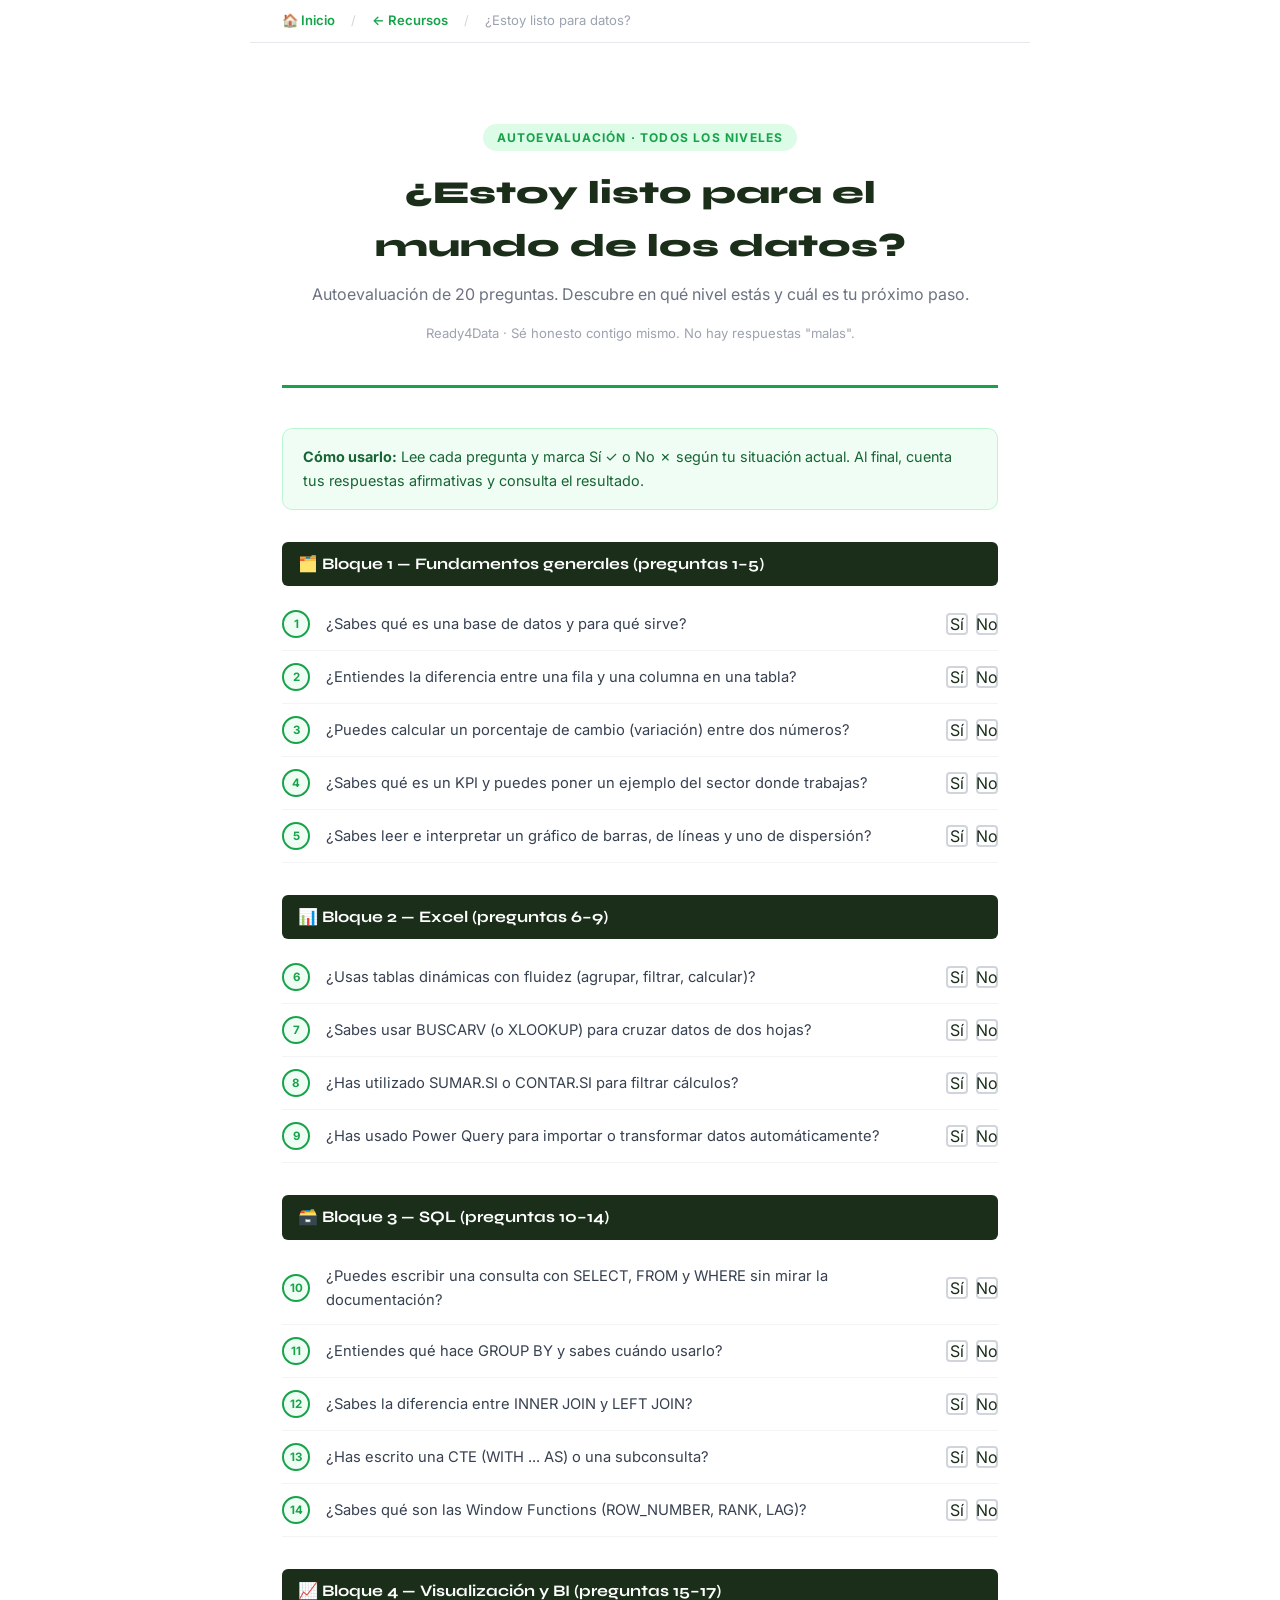
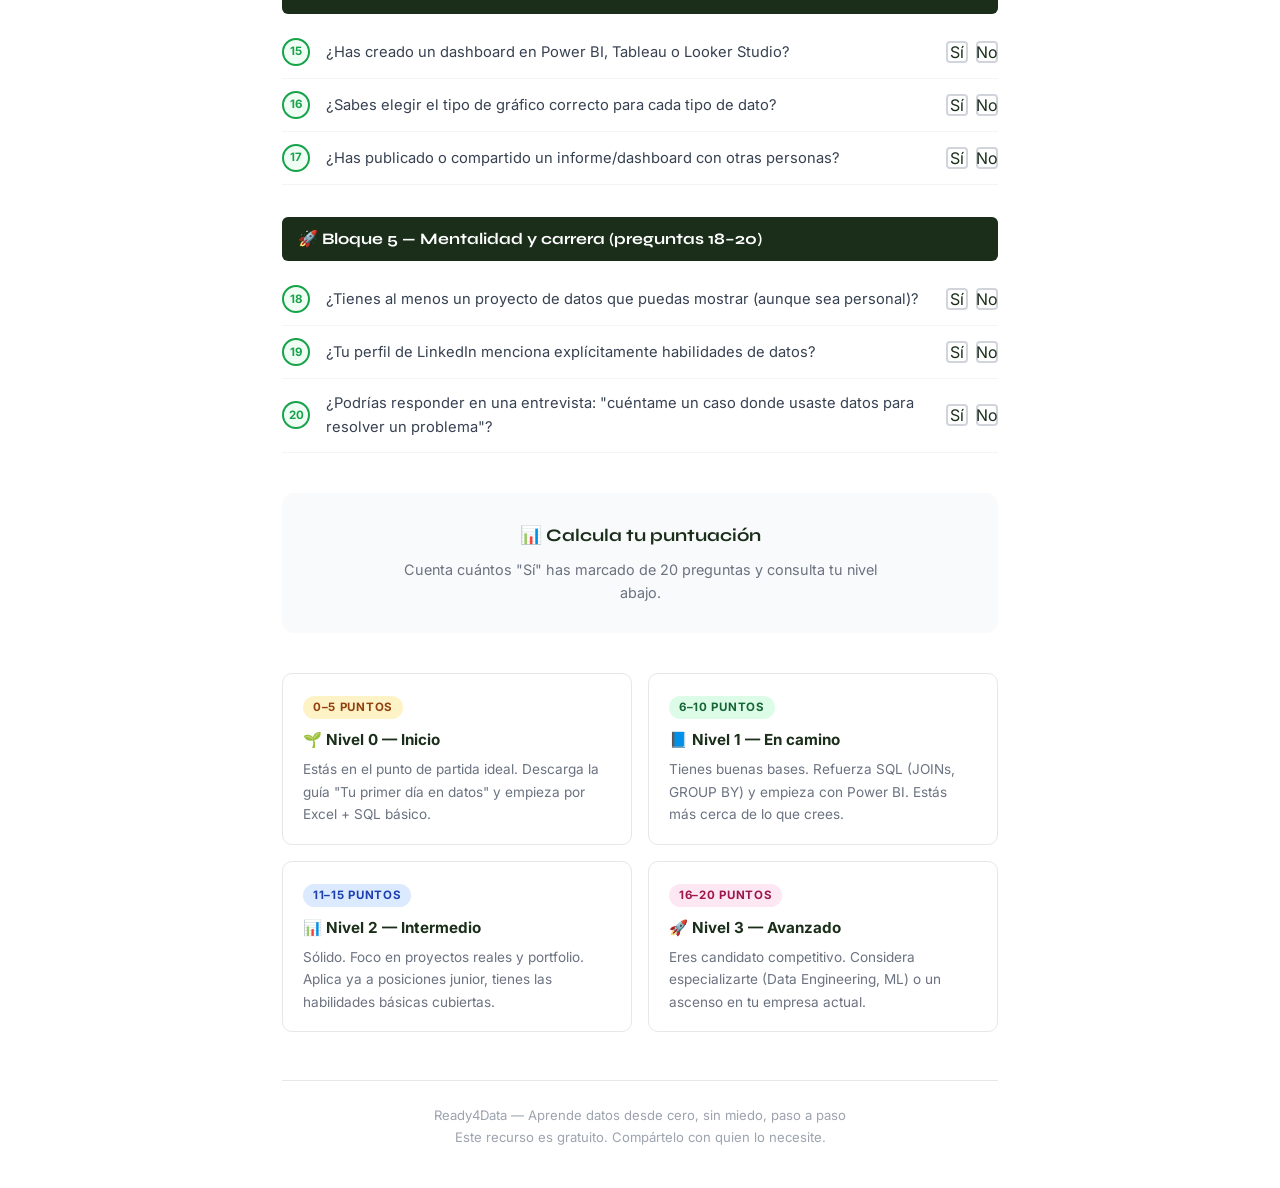
<file: Recursos/checklist-listo-datos.html>
<!DOCTYPE html>
<html lang="es">
<head>
<meta charset="UTF-8">
<title>¿Estoy listo para el mundo de los datos? — Ready4Data</title>
<style>
  @import url('https://fonts.googleapis.com/css2?family=Inter:wght@400;600;700&family=Syne:wght@700;800&display=swap');
  *{box-sizing:border-box;margin:0;padding:0}
  body{font-family:'Inter',sans-serif;background:#fff;color:#1a2e1a;line-height:1.65;max-width:780px;margin:0 auto;padding:40px 32px}
  .topnav{position:sticky;top:0;z-index:100;background:rgba(255,255,255,.95);backdrop-filter:blur(8px);border-bottom:1px solid #e5e7eb;padding:10px 0;margin:-40px -32px 32px;padding-left:32px;display:flex;align-items:center;gap:16px}
  .topnav a{font-size:.82rem;font-weight:600;color:#16a34a;text-decoration:none;display:flex;align-items:center;gap:6px;transition:opacity .2s}
  .topnav a:hover{opacity:.7}
  .topnav-sep{color:#d1d5db;font-size:.8rem}
  .topnav-current{font-size:.82rem;color:#9ca3af}
  .cover{text-align:center;padding:48px 0 40px;border-bottom:3px solid #16a34a;margin-bottom:40px}
  .cover-badge{display:inline-block;background:#dcfce7;color:#16a34a;font-size:.75rem;font-weight:700;letter-spacing:.1em;text-transform:uppercase;padding:4px 14px;border-radius:20px;margin-bottom:16px}
  .cover h1{font-family:'Syne',sans-serif;font-size:2rem;font-weight:800;color:#1a2e1a;margin-bottom:8px}
  .cover p{color:#6b7280;font-size:1rem}
  .cover-meta{margin-top:16px;font-size:.82rem;color:#9ca3af}
  .instructions{background:#f0fdf4;border:1px solid #bbf7d0;border-radius:10px;padding:16px 20px;margin-bottom:32px;font-size:.9rem;color:#166534}
  .cat-title{font-family:'Syne',sans-serif;font-size:1rem;font-weight:700;color:#fff;background:#1a2e1a;padding:9px 16px;border-radius:6px;margin:32px 0 12px}
  .q-item{display:grid;grid-template-columns:32px 1fr 60px;gap:12px;align-items:center;padding:12px 0;border-bottom:1px solid #f3f4f6}
  .q-num{width:28px;height:28px;background:#f0fdf4;border:2px solid #16a34a;border-radius:50%;display:flex;align-items:center;justify-content:center;font-size:.72rem;font-weight:700;color:#16a34a;flex-shrink:0}
  .q-text{font-size:.92rem;color:#374151}
  .q-check{display:flex;gap:8px;justify-content:flex-end}
  .check-box{width:22px;height:22px;border:2px solid #d1d5db;border-radius:4px;display:flex;align-items:center;justify-content:center;cursor:pointer;transition:all .2s;flex-shrink:0}
  .check-box.yes{border-color:#16a34a;background:#16a34a;color:#fff;font-size:.8rem}
  .check-box.no{border-color:#ef4444;background:#ef4444;color:#fff;font-size:.8rem}
  .score-section{margin:40px 0;padding:28px;background:#f9fafb;border-radius:12px;text-align:center}
  .score-section h3{font-family:'Syne',sans-serif;font-size:1.1rem;margin-bottom:8px}
  .score-section p{font-size:.9rem;color:#6b7280;max-width:500px;margin:0 auto}
  .levels{display:grid;grid-template-columns:1fr 1fr;gap:16px;margin:32px 0}
  .level-card{border:1px solid #e5e7eb;border-radius:10px;padding:18px 20px}
  .level-card h4{font-weight:700;margin-bottom:6px;font-size:.95rem}
  .level-card p{font-size:.85rem;color:#6b7280;margin:0}
  .level-card .pts{font-size:.72rem;font-weight:700;letter-spacing:.06em;text-transform:uppercase;margin-bottom:8px;padding:2px 10px;border-radius:20px;display:inline-block}
  .l0 .pts{background:#fef3c7;color:#92400e} .l1 .pts{background:#dcfce7;color:#166534}
  .l2 .pts{background:#dbeafe;color:#1e40af} .l3 .pts{background:#fce7f3;color:#9d174d}
  .footer{margin-top:48px;padding-top:24px;border-top:1px solid #e5e7eb;text-align:center;font-size:.82rem;color:#9ca3af}
</style>
</head>
<body>
<nav class="topnav">
  <a href="../index.html">🏠 Inicio</a>
  <span class="topnav-sep">/</span>
  <a href="../recursos.html">← Recursos</a>
  <span class="topnav-sep">/</span>
  <span class="topnav-current">¿Estoy listo para datos?</span>
</nav>

<div class="cover">
  <div class="cover-badge">Autoevaluación · Todos los niveles</div>
  <h1>¿Estoy listo para el<br>mundo de los datos?</h1>
  <p>Autoevaluación de 20 preguntas. Descubre en qué nivel estás y cuál es tu próximo paso.</p>
  <div class="cover-meta">Ready4Data · Sé honesto contigo mismo. No hay respuestas "malas".</div>
</div>

<div class="instructions">
  <strong>Cómo usarlo:</strong> Lee cada pregunta y marca Sí ✓ o No ✗ según tu situación actual. Al final, cuenta tus respuestas afirmativas y consulta el resultado.
</div>

<div class="cat-title">🗂️ Bloque 1 — Fundamentos generales (preguntas 1–5)</div>

<div class="q-item"><div class="q-num">1</div><div class="q-text">¿Sabes qué es una base de datos y para qué sirve?</div><div class="q-check"><div class="check-box">Sí</div><div class="check-box">No</div></div></div>
<div class="q-item"><div class="q-num">2</div><div class="q-text">¿Entiendes la diferencia entre una fila y una columna en una tabla?</div><div class="q-check"><div class="check-box">Sí</div><div class="check-box">No</div></div></div>
<div class="q-item"><div class="q-num">3</div><div class="q-text">¿Puedes calcular un porcentaje de cambio (variación) entre dos números?</div><div class="q-check"><div class="check-box">Sí</div><div class="check-box">No</div></div></div>
<div class="q-item"><div class="q-num">4</div><div class="q-text">¿Sabes qué es un KPI y puedes poner un ejemplo del sector donde trabajas?</div><div class="q-check"><div class="check-box">Sí</div><div class="check-box">No</div></div></div>
<div class="q-item"><div class="q-num">5</div><div class="q-text">¿Sabes leer e interpretar un gráfico de barras, de líneas y uno de dispersión?</div><div class="q-check"><div class="check-box">Sí</div><div class="check-box">No</div></div></div>

<div class="cat-title">📊 Bloque 2 — Excel (preguntas 6–9)</div>

<div class="q-item"><div class="q-num">6</div><div class="q-text">¿Usas tablas dinámicas con fluidez (agrupar, filtrar, calcular)?</div><div class="q-check"><div class="check-box">Sí</div><div class="check-box">No</div></div></div>
<div class="q-item"><div class="q-num">7</div><div class="q-text">¿Sabes usar BUSCARV (o XLOOKUP) para cruzar datos de dos hojas?</div><div class="q-check"><div class="check-box">Sí</div><div class="check-box">No</div></div></div>
<div class="q-item"><div class="q-num">8</div><div class="q-text">¿Has utilizado SUMAR.SI o CONTAR.SI para filtrar cálculos?</div><div class="q-check"><div class="check-box">Sí</div><div class="check-box">No</div></div></div>
<div class="q-item"><div class="q-num">9</div><div class="q-text">¿Has usado Power Query para importar o transformar datos automáticamente?</div><div class="q-check"><div class="check-box">Sí</div><div class="check-box">No</div></div></div>

<div class="cat-title">🗃️ Bloque 3 — SQL (preguntas 10–14)</div>

<div class="q-item"><div class="q-num">10</div><div class="q-text">¿Puedes escribir una consulta con SELECT, FROM y WHERE sin mirar la documentación?</div><div class="q-check"><div class="check-box">Sí</div><div class="check-box">No</div></div></div>
<div class="q-item"><div class="q-num">11</div><div class="q-text">¿Entiendes qué hace GROUP BY y sabes cuándo usarlo?</div><div class="q-check"><div class="check-box">Sí</div><div class="check-box">No</div></div></div>
<div class="q-item"><div class="q-num">12</div><div class="q-text">¿Sabes la diferencia entre INNER JOIN y LEFT JOIN?</div><div class="q-check"><div class="check-box">Sí</div><div class="check-box">No</div></div></div>
<div class="q-item"><div class="q-num">13</div><div class="q-text">¿Has escrito una CTE (WITH ... AS) o una subconsulta?</div><div class="q-check"><div class="check-box">Sí</div><div class="check-box">No</div></div></div>
<div class="q-item"><div class="q-num">14</div><div class="q-text">¿Sabes qué son las Window Functions (ROW_NUMBER, RANK, LAG)?</div><div class="q-check"><div class="check-box">Sí</div><div class="check-box">No</div></div></div>

<div class="cat-title">📈 Bloque 4 — Visualización y BI (preguntas 15–17)</div>

<div class="q-item"><div class="q-num">15</div><div class="q-text">¿Has creado un dashboard en Power BI, Tableau o Looker Studio?</div><div class="q-check"><div class="check-box">Sí</div><div class="check-box">No</div></div></div>
<div class="q-item"><div class="q-num">16</div><div class="q-text">¿Sabes elegir el tipo de gráfico correcto para cada tipo de dato?</div><div class="q-check"><div class="check-box">Sí</div><div class="check-box">No</div></div></div>
<div class="q-item"><div class="q-num">17</div><div class="q-text">¿Has publicado o compartido un informe/dashboard con otras personas?</div><div class="q-check"><div class="check-box">Sí</div><div class="check-box">No</div></div></div>

<div class="cat-title">🚀 Bloque 5 — Mentalidad y carrera (preguntas 18–20)</div>

<div class="q-item"><div class="q-num">18</div><div class="q-text">¿Tienes al menos un proyecto de datos que puedas mostrar (aunque sea personal)?</div><div class="q-check"><div class="check-box">Sí</div><div class="check-box">No</div></div></div>
<div class="q-item"><div class="q-num">19</div><div class="q-text">¿Tu perfil de LinkedIn menciona explícitamente habilidades de datos?</div><div class="q-check"><div class="check-box">Sí</div><div class="check-box">No</div></div></div>
<div class="q-item"><div class="q-num">20</div><div class="q-text">¿Podrías responder en una entrevista: "cuéntame un caso donde usaste datos para resolver un problema"?</div><div class="q-check"><div class="check-box">Sí</div><div class="check-box">No</div></div></div>

<div class="score-section">
  <h3>📊 Calcula tu puntuación</h3>
  <p>Cuenta cuántos "Sí" has marcado de 20 preguntas y consulta tu nivel abajo.</p>
</div>

<div class="levels">
  <div class="level-card l0">
    <div class="pts">0–5 puntos</div>
    <h4>🌱 Nivel 0 — Inicio</h4>
    <p>Estás en el punto de partida ideal. Descarga la guía "Tu primer día en datos" y empieza por Excel + SQL básico.</p>
  </div>
  <div class="level-card l1">
    <div class="pts">6–10 puntos</div>
    <h4>📘 Nivel 1 — En camino</h4>
    <p>Tienes buenas bases. Refuerza SQL (JOINs, GROUP BY) y empieza con Power BI. Estás más cerca de lo que crees.</p>
  </div>
  <div class="level-card l2">
    <div class="pts">11–15 puntos</div>
    <h4>📊 Nivel 2 — Intermedio</h4>
    <p>Sólido. Foco en proyectos reales y portfolio. Aplica ya a posiciones junior, tienes las habilidades básicas cubiertas.</p>
  </div>
  <div class="level-card l3">
    <div class="pts">16–20 puntos</div>
    <h4>🚀 Nivel 3 — Avanzado</h4>
    <p>Eres candidato competitivo. Considera especializarte (Data Engineering, ML) o un ascenso en tu empresa actual.</p>
  </div>
</div>

<div class="footer">
  Ready4Data — Aprende datos desde cero, sin miedo, paso a paso<br>
  Este recurso es gratuito. Compártelo con quien lo necesite.
</div>
</body>
</html>
</file>
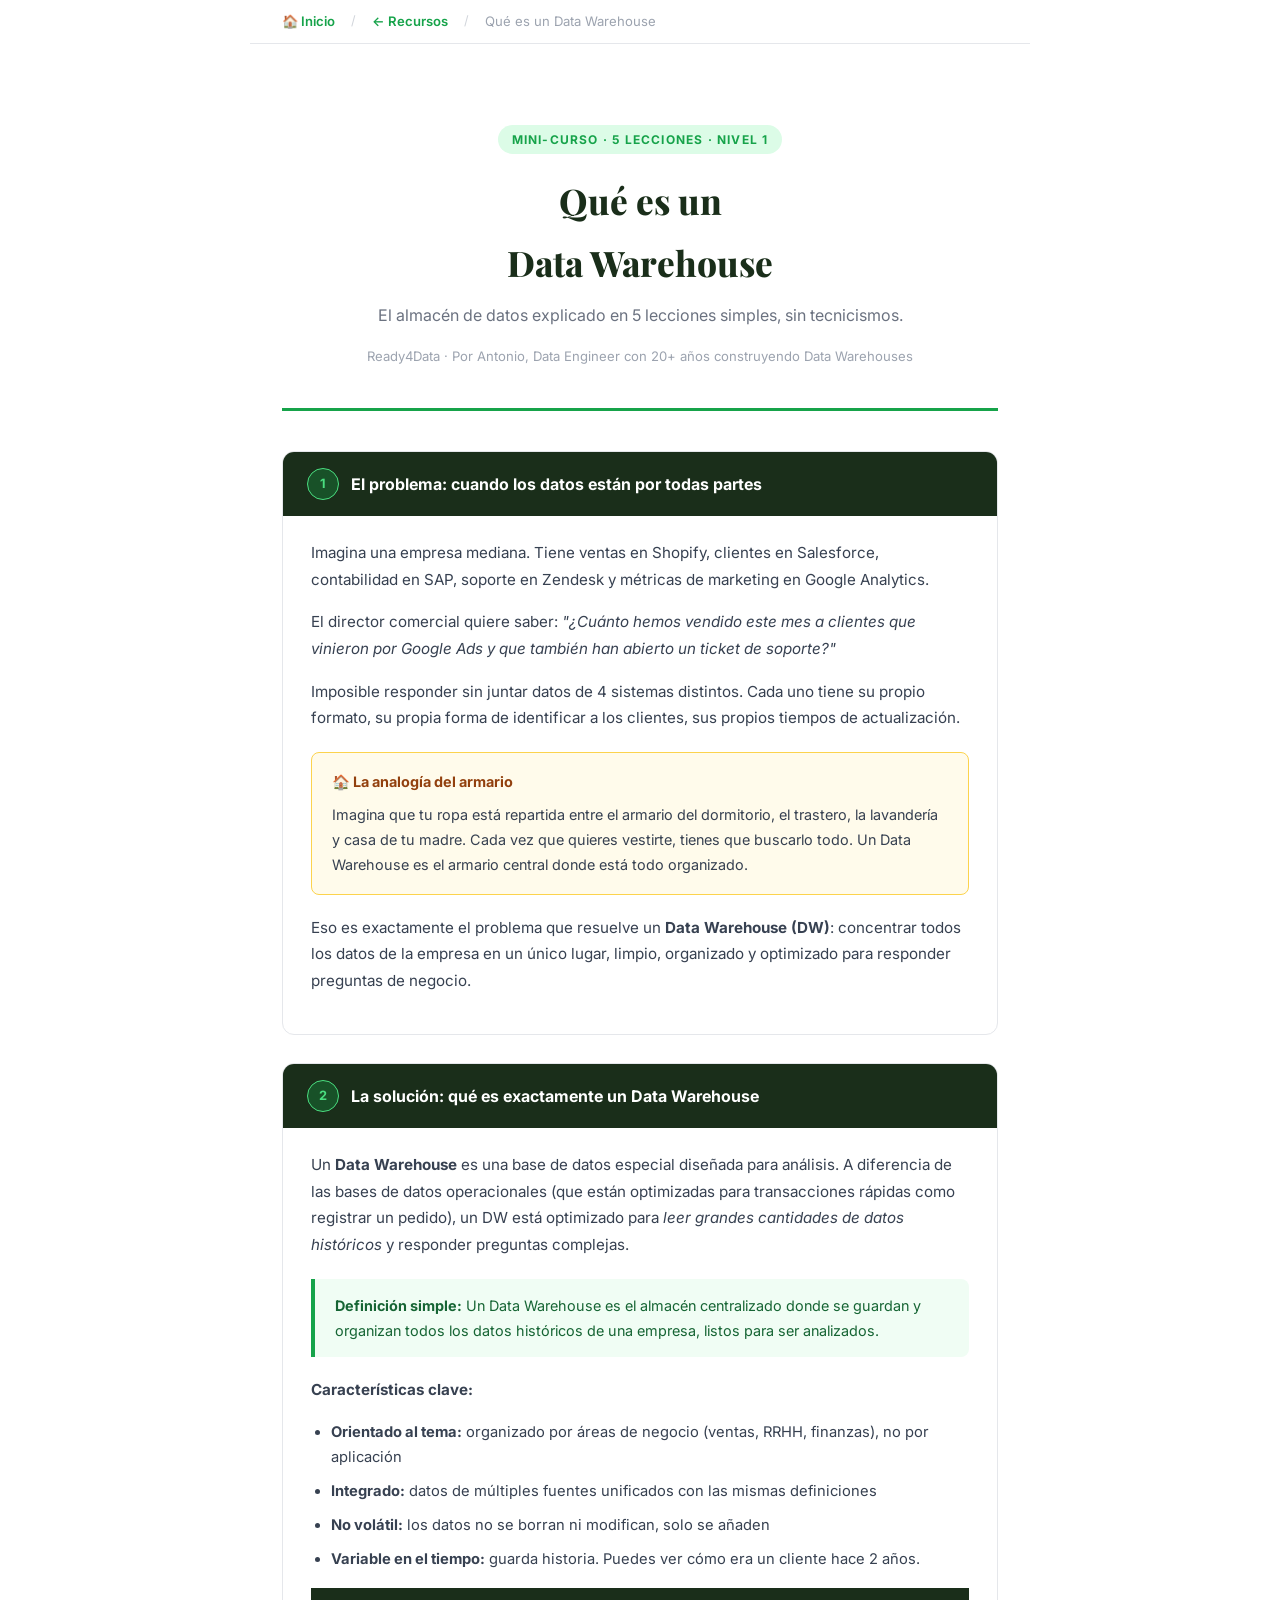
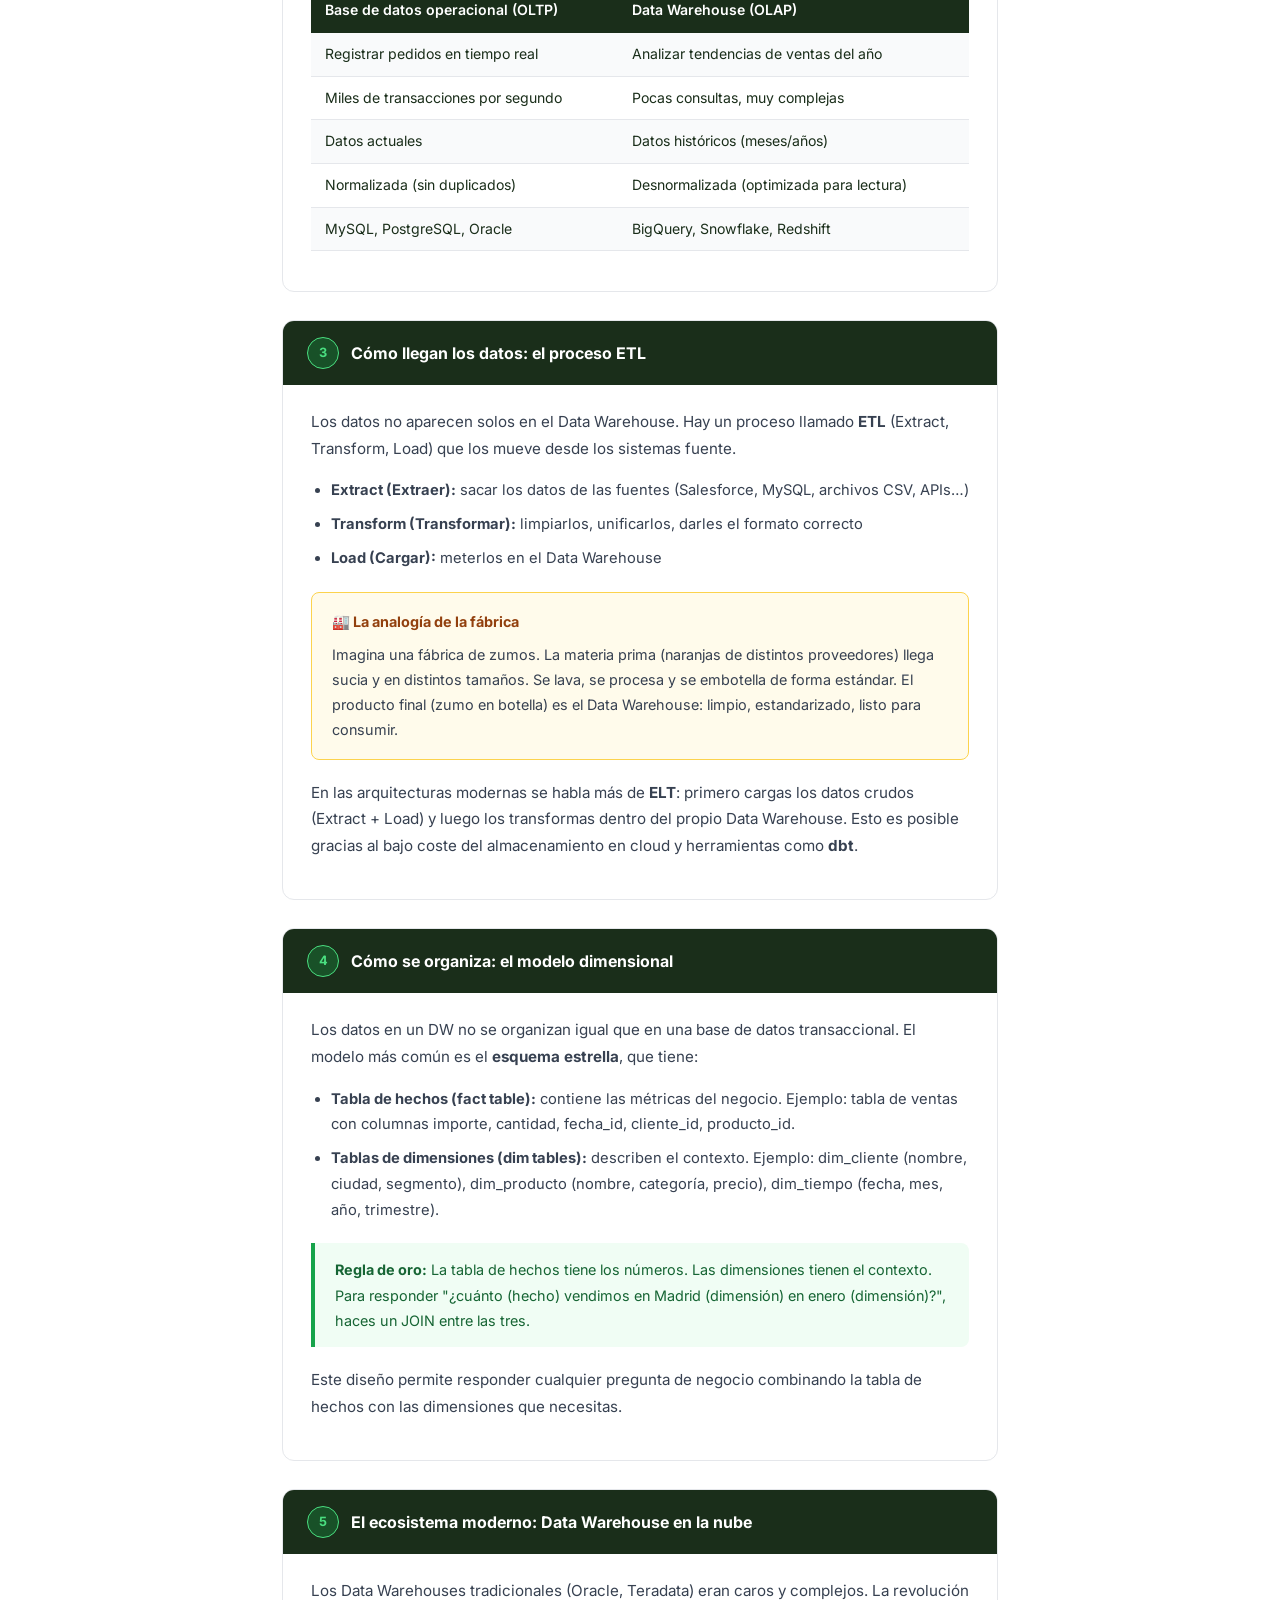
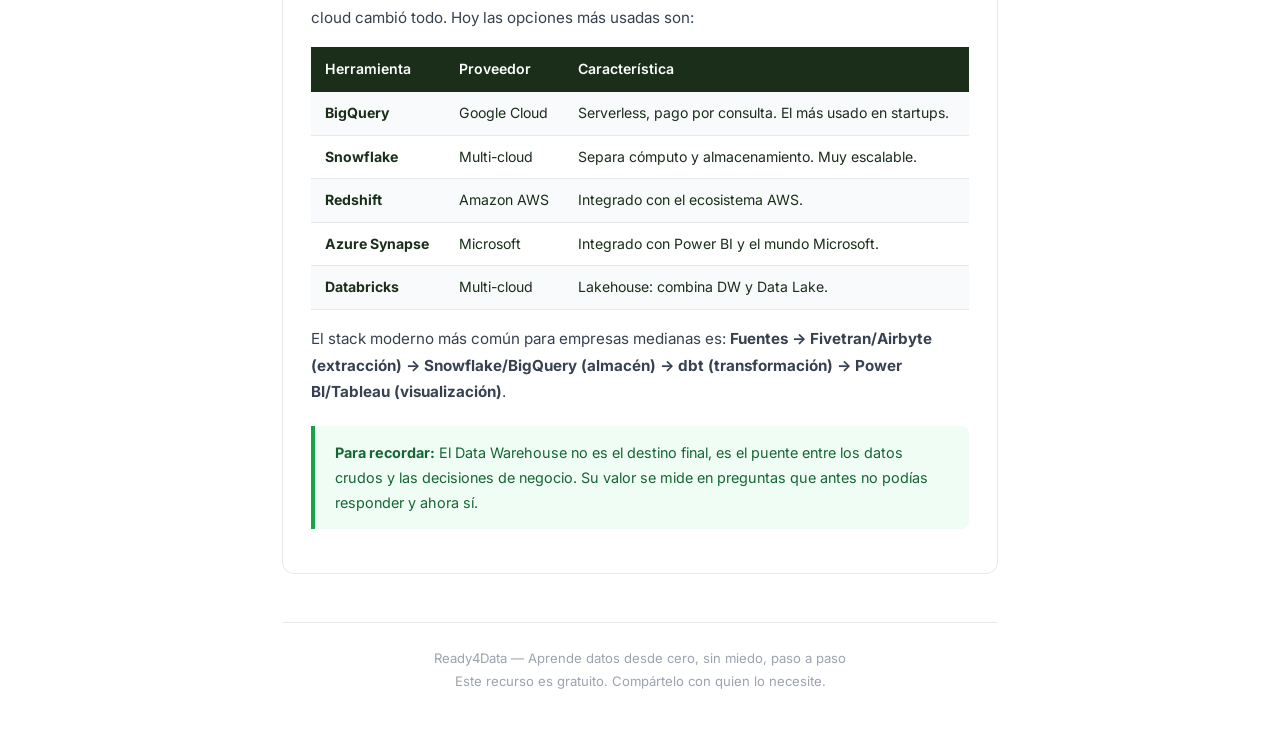
<file: Recursos/data-warehouse-guia.html>
<!DOCTYPE html>
<html lang="es">
<head>
<meta charset="UTF-8">
<title>Qué es un Data Warehouse — Ready4Data</title>
<style>
  @import url('https://fonts.googleapis.com/css2?family=Inter:wght@400;600;700&family=Playfair+Display:wght@700;800&display=swap');
  *{box-sizing:border-box;margin:0;padding:0}
  body{font-family:'Inter',sans-serif;background:#fff;color:#1a2e1a;line-height:1.75;max-width:780px;margin:0 auto;padding:40px 32px}
  .topnav{position:sticky;top:0;z-index:100;background:rgba(255,255,255,.95);backdrop-filter:blur(8px);border-bottom:1px solid #e5e7eb;padding:10px 0;margin:-40px -32px 32px;padding-left:32px;display:flex;align-items:center;gap:16px}
  .topnav a{font-size:.82rem;font-weight:600;color:#16a34a;text-decoration:none;display:flex;align-items:center;gap:6px;transition:opacity .2s}
  .topnav a:hover{opacity:.7}
  .topnav-sep{color:#d1d5db;font-size:.8rem}
  .topnav-current{font-size:.82rem;color:#9ca3af}
  .cover{text-align:center;padding:48px 0 40px;border-bottom:3px solid #16a34a;margin-bottom:40px}
  .cover-badge{display:inline-block;background:#dcfce7;color:#16a34a;font-size:.75rem;font-weight:700;letter-spacing:.1em;text-transform:uppercase;padding:4px 14px;border-radius:20px;margin-bottom:16px}
  .cover h1{font-family:'Playfair Display',serif;font-size:2.2rem;font-weight:800;color:#1a2e1a;margin-bottom:8px}
  .cover p{color:#6b7280;font-size:1rem}
  .cover-meta{margin-top:16px;font-size:.82rem;color:#9ca3af}
  .email-card{border:1px solid #e5e7eb;border-radius:12px;overflow:hidden;margin:28px 0}
  .email-head{background:#1a2e1a;color:#fff;padding:16px 24px;display:flex;align-items:center;gap:12px}
  .email-num{width:32px;height:32px;background:rgba(22,163,74,.3);border:1px solid #4ade80;border-radius:50%;display:flex;align-items:center;justify-content:center;font-size:.8rem;font-weight:700;color:#4ade80;flex-shrink:0}
  .email-subject{font-weight:700;font-size:1rem}
  .email-body{padding:24px 28px}
  p{margin-bottom:16px;color:#374151;font-size:.95rem}
  .highlight{background:#f0fdf4;border-left:4px solid #16a34a;padding:14px 20px;border-radius:0 8px 8px 0;margin:20px 0}
  .highlight p{margin:0;color:#166534;font-size:.9rem}
  .analogy{background:#fffbeb;border:1px solid #fcd34d;border-radius:8px;padding:16px 20px;margin:20px 0}
  .analogy-title{font-weight:700;color:#92400e;margin-bottom:8px;font-size:.9rem}
  .analogy p{margin:0;font-size:.9rem;color:#374151}
  table{width:100%;border-collapse:collapse;margin:16px 0;font-size:.88rem}
  th{background:#1a2e1a;color:#fff;padding:10px 14px;text-align:left;font-weight:600}
  td{padding:9px 14px;border-bottom:1px solid #e5e7eb;vertical-align:top}
  tr:nth-child(even) td{background:#f9fafb}
  ul{margin:12px 0 16px 20px;color:#374151;font-size:.92rem}
  li{margin-bottom:8px}
  .footer{margin-top:48px;padding-top:24px;border-top:1px solid #e5e7eb;text-align:center;font-size:.82rem;color:#9ca3af}
  @media print{body{padding:20px}}
</style>
</head>
<body>
<nav class="topnav">
  <a href="../index.html">🏠 Inicio</a>
  <span class="topnav-sep">/</span>
  <a href="../recursos.html">← Recursos</a>
  <span class="topnav-sep">/</span>
  <span class="topnav-current">Qué es un Data Warehouse</span>
</nav>

<div class="cover">
  <div class="cover-badge">Mini-curso · 5 lecciones · Nivel 1</div>
  <h1>Qué es un<br>Data Warehouse</h1>
  <p>El almacén de datos explicado en 5 lecciones simples, sin tecnicismos.</p>
  <div class="cover-meta">Ready4Data · Por Antonio, Data Engineer con 20+ años construyendo Data Warehouses</div>
</div>

<!-- LECCION 1 -->
<div class="email-card">
  <div class="email-head">
    <div class="email-num">1</div>
    <div class="email-subject">El problema: cuando los datos están por todas partes</div>
  </div>
  <div class="email-body">
    <p>Imagina una empresa mediana. Tiene ventas en Shopify, clientes en Salesforce, contabilidad en SAP, soporte en Zendesk y métricas de marketing en Google Analytics.</p>
    <p>El director comercial quiere saber: <em>"¿Cuánto hemos vendido este mes a clientes que vinieron por Google Ads y que también han abierto un ticket de soporte?"</em></p>
    <p>Imposible responder sin juntar datos de 4 sistemas distintos. Cada uno tiene su propio formato, su propia forma de identificar a los clientes, sus propios tiempos de actualización.</p>
    <div class="analogy">
      <div class="analogy-title">🏠 La analogía del armario</div>
      <p>Imagina que tu ropa está repartida entre el armario del dormitorio, el trastero, la lavandería y casa de tu madre. Cada vez que quieres vestirte, tienes que buscarlo todo. Un Data Warehouse es el armario central donde está todo organizado.</p>
    </div>
    <p>Eso es exactamente el problema que resuelve un <strong>Data Warehouse (DW)</strong>: concentrar todos los datos de la empresa en un único lugar, limpio, organizado y optimizado para responder preguntas de negocio.</p>
  </div>
</div>

<!-- LECCION 2 -->
<div class="email-card">
  <div class="email-head">
    <div class="email-num">2</div>
    <div class="email-subject">La solución: qué es exactamente un Data Warehouse</div>
  </div>
  <div class="email-body">
    <p>Un <strong>Data Warehouse</strong> es una base de datos especial diseñada para análisis. A diferencia de las bases de datos operacionales (que están optimizadas para transacciones rápidas como registrar un pedido), un DW está optimizado para <em>leer grandes cantidades de datos históricos</em> y responder preguntas complejas.</p>
    <div class="highlight"><p><strong>Definición simple:</strong> Un Data Warehouse es el almacén centralizado donde se guardan y organizan todos los datos históricos de una empresa, listos para ser analizados.</p></div>
    <p><strong>Características clave:</strong></p>
    <ul>
      <li><strong>Orientado al tema:</strong> organizado por áreas de negocio (ventas, RRHH, finanzas), no por aplicación</li>
      <li><strong>Integrado:</strong> datos de múltiples fuentes unificados con las mismas definiciones</li>
      <li><strong>No volátil:</strong> los datos no se borran ni modifican, solo se añaden</li>
      <li><strong>Variable en el tiempo:</strong> guarda historia. Puedes ver cómo era un cliente hace 2 años.</li>
    </ul>
    <table>
      <tr><th>Base de datos operacional (OLTP)</th><th>Data Warehouse (OLAP)</th></tr>
      <tr><td>Registrar pedidos en tiempo real</td><td>Analizar tendencias de ventas del año</td></tr>
      <tr><td>Miles de transacciones por segundo</td><td>Pocas consultas, muy complejas</td></tr>
      <tr><td>Datos actuales</td><td>Datos históricos (meses/años)</td></tr>
      <tr><td>Normalizada (sin duplicados)</td><td>Desnormalizada (optimizada para lectura)</td></tr>
      <tr><td>MySQL, PostgreSQL, Oracle</td><td>BigQuery, Snowflake, Redshift</td></tr>
    </table>
  </div>
</div>

<!-- LECCION 3 -->
<div class="email-card">
  <div class="email-head">
    <div class="email-num">3</div>
    <div class="email-subject">Cómo llegan los datos: el proceso ETL</div>
  </div>
  <div class="email-body">
    <p>Los datos no aparecen solos en el Data Warehouse. Hay un proceso llamado <strong>ETL</strong> (Extract, Transform, Load) que los mueve desde los sistemas fuente.</p>
    <ul>
      <li><strong>Extract (Extraer):</strong> sacar los datos de las fuentes (Salesforce, MySQL, archivos CSV, APIs…)</li>
      <li><strong>Transform (Transformar):</strong> limpiarlos, unificarlos, darles el formato correcto</li>
      <li><strong>Load (Cargar):</strong> meterlos en el Data Warehouse</li>
    </ul>
    <div class="analogy">
      <div class="analogy-title">🏭 La analogía de la fábrica</div>
      <p>Imagina una fábrica de zumos. La materia prima (naranjas de distintos proveedores) llega sucia y en distintos tamaños. Se lava, se procesa y se embotella de forma estándar. El producto final (zumo en botella) es el Data Warehouse: limpio, estandarizado, listo para consumir.</p>
    </div>
    <p>En las arquitecturas modernas se habla más de <strong>ELT</strong>: primero cargas los datos crudos (Extract + Load) y luego los transformas dentro del propio Data Warehouse. Esto es posible gracias al bajo coste del almacenamiento en cloud y herramientas como <strong>dbt</strong>.</p>
  </div>
</div>

<!-- LECCION 4 -->
<div class="email-card">
  <div class="email-head">
    <div class="email-num">4</div>
    <div class="email-subject">Cómo se organiza: el modelo dimensional</div>
  </div>
  <div class="email-body">
    <p>Los datos en un DW no se organizan igual que en una base de datos transaccional. El modelo más común es el <strong>esquema estrella</strong>, que tiene:</p>
    <ul>
      <li><strong>Tabla de hechos (fact table):</strong> contiene las métricas del negocio. Ejemplo: tabla de ventas con columnas importe, cantidad, fecha_id, cliente_id, producto_id.</li>
      <li><strong>Tablas de dimensiones (dim tables):</strong> describen el contexto. Ejemplo: dim_cliente (nombre, ciudad, segmento), dim_producto (nombre, categoría, precio), dim_tiempo (fecha, mes, año, trimestre).</li>
    </ul>
    <div class="highlight">
      <p><strong>Regla de oro:</strong> La tabla de hechos tiene los números. Las dimensiones tienen el contexto. Para responder "¿cuánto (hecho) vendimos en Madrid (dimensión) en enero (dimensión)?", haces un JOIN entre las tres.</p>
    </div>
    <p>Este diseño permite responder cualquier pregunta de negocio combinando la tabla de hechos con las dimensiones que necesitas.</p>
  </div>
</div>

<!-- LECCION 5 -->
<div class="email-card">
  <div class="email-head">
    <div class="email-num">5</div>
    <div class="email-subject">El ecosistema moderno: Data Warehouse en la nube</div>
  </div>
  <div class="email-body">
    <p>Los Data Warehouses tradicionales (Oracle, Teradata) eran caros y complejos. La revolución cloud cambió todo. Hoy las opciones más usadas son:</p>
    <table>
      <tr><th>Herramienta</th><th>Proveedor</th><th>Característica</th></tr>
      <tr><td><strong>BigQuery</strong></td><td>Google Cloud</td><td>Serverless, pago por consulta. El más usado en startups.</td></tr>
      <tr><td><strong>Snowflake</strong></td><td>Multi-cloud</td><td>Separa cómputo y almacenamiento. Muy escalable.</td></tr>
      <tr><td><strong>Redshift</strong></td><td>Amazon AWS</td><td>Integrado con el ecosistema AWS.</td></tr>
      <tr><td><strong>Azure Synapse</strong></td><td>Microsoft</td><td>Integrado con Power BI y el mundo Microsoft.</td></tr>
      <tr><td><strong>Databricks</strong></td><td>Multi-cloud</td><td>Lakehouse: combina DW y Data Lake.</td></tr>
    </table>
    <p>El stack moderno más común para empresas medianas es: <strong>Fuentes → Fivetran/Airbyte (extracción) → Snowflake/BigQuery (almacén) → dbt (transformación) → Power BI/Tableau (visualización)</strong>.</p>
    <div class="highlight"><p><strong>Para recordar:</strong> El Data Warehouse no es el destino final, es el puente entre los datos crudos y las decisiones de negocio. Su valor se mide en preguntas que antes no podías responder y ahora sí.</p></div>
  </div>
</div>

<div class="footer">
  Ready4Data — Aprende datos desde cero, sin miedo, paso a paso<br>
  Este recurso es gratuito. Compártelo con quien lo necesite.
</div>
</body>
</html>
</file>
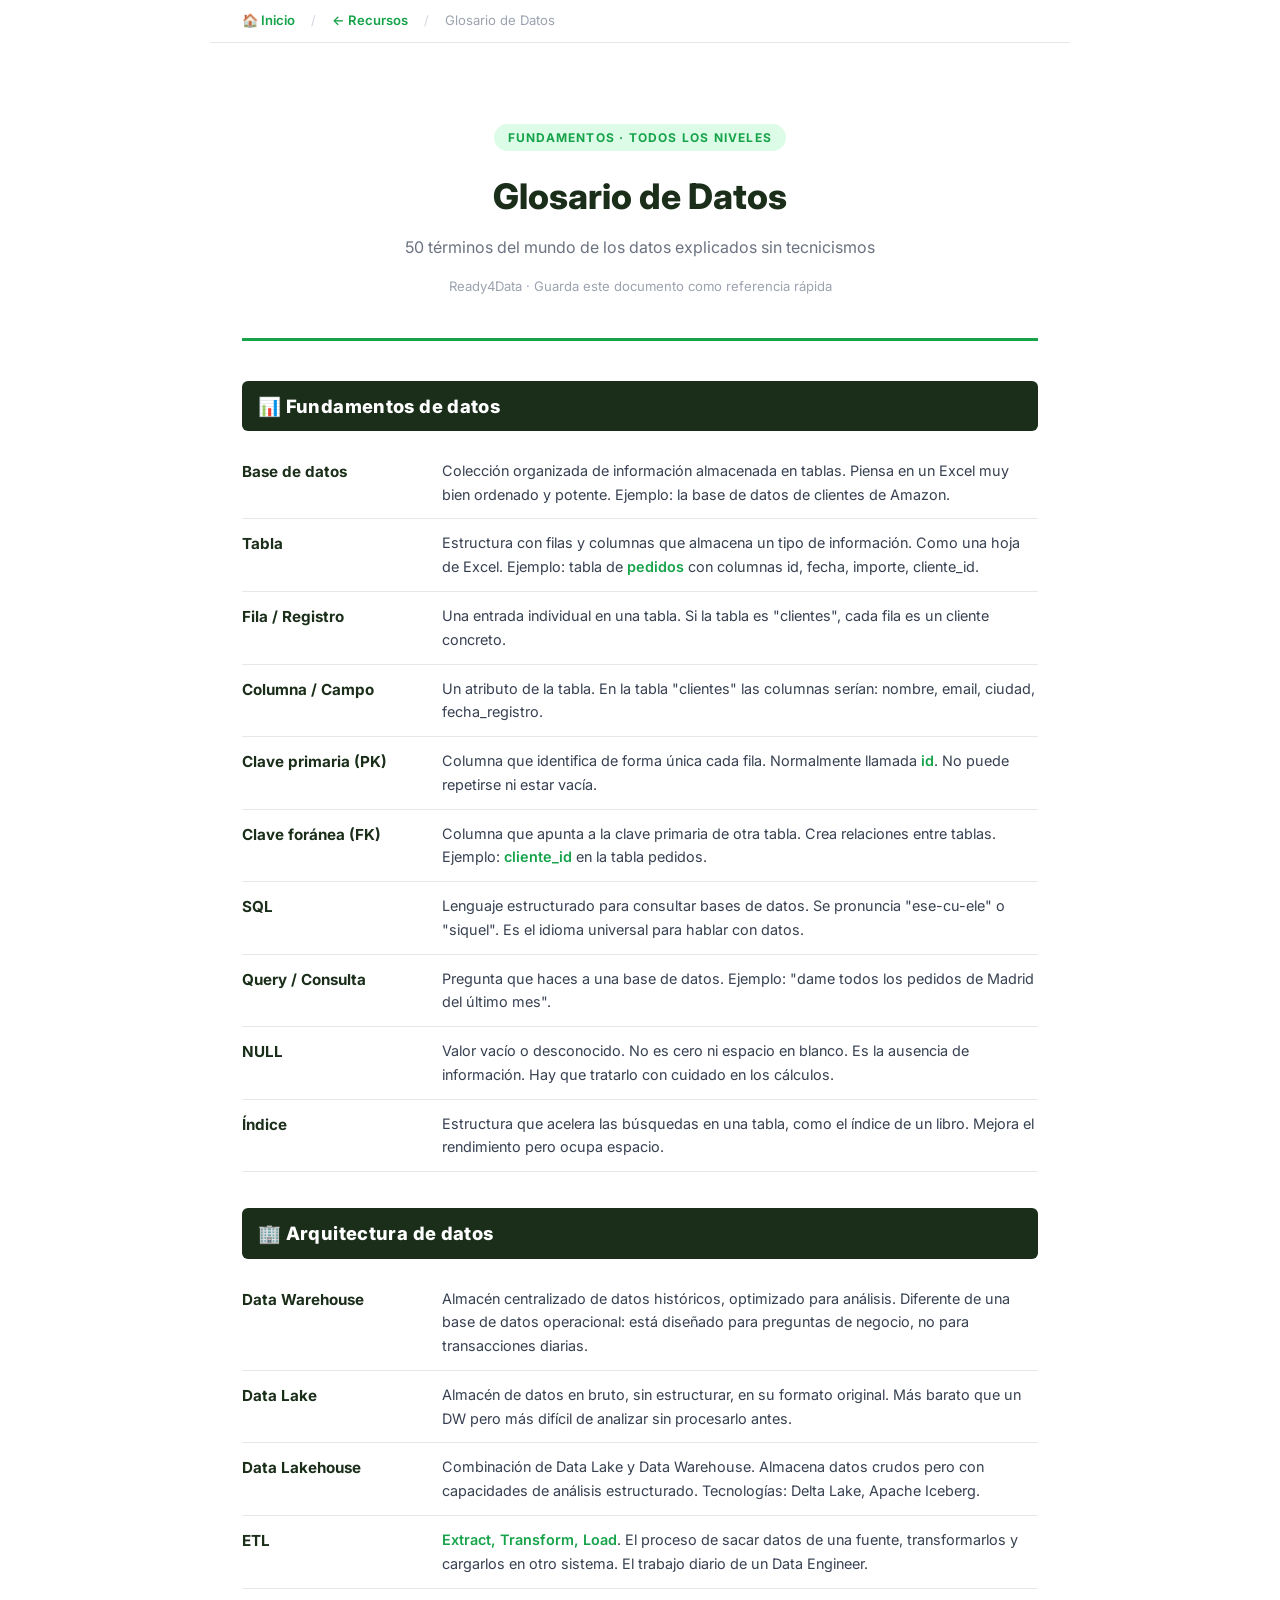
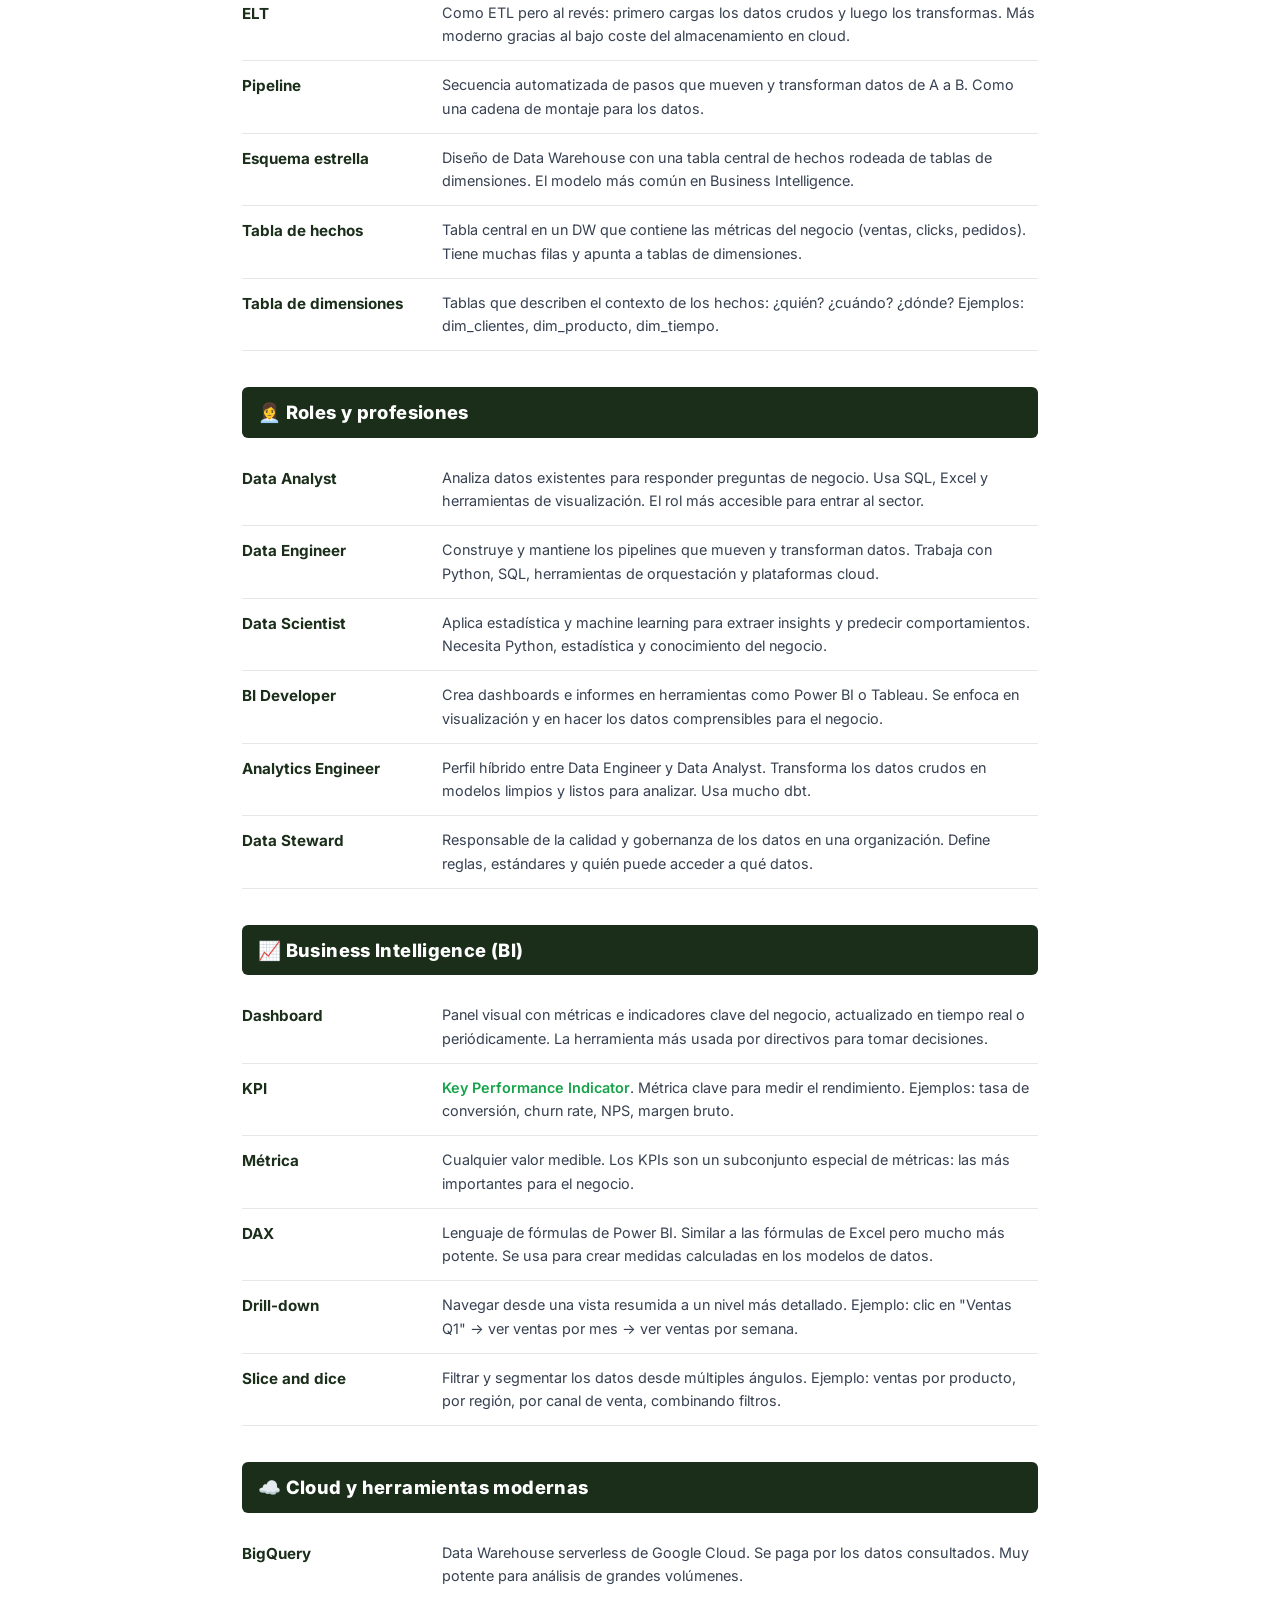
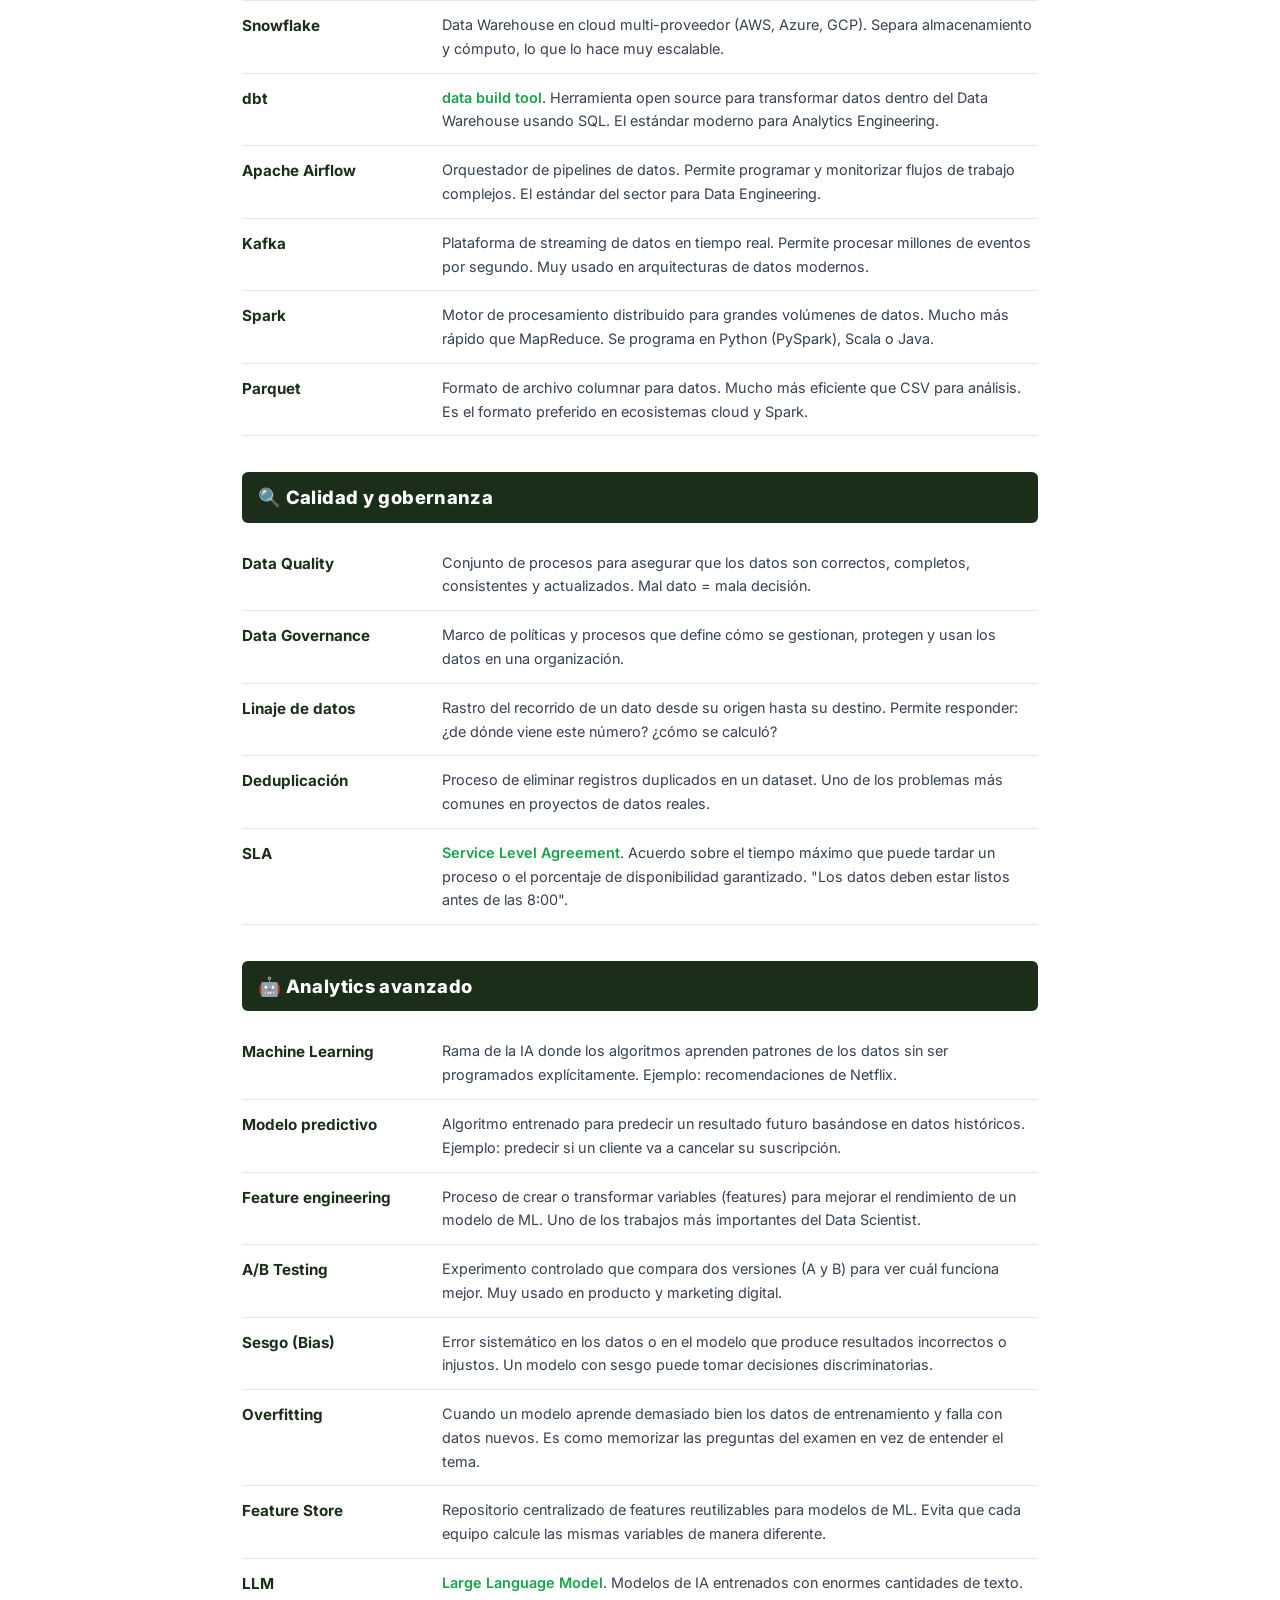
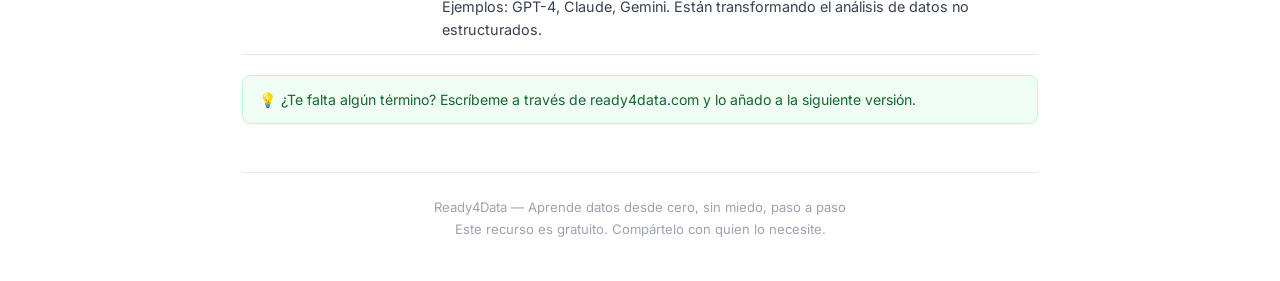
<file: Recursos/glosario-datos.html>
<!DOCTYPE html>
<html lang="es">
<head>
<meta charset="UTF-8">
<title>Glosario de Datos — Ready4Data</title>
<style>
  @import url('https://fonts.googleapis.com/css2?family=Inter:wght@400;600;700&display=swap');
  *{box-sizing:border-box;margin:0;padding:0}
  body{font-family:'Inter',sans-serif;background:#fff;color:#1a2e1a;line-height:1.65;max-width:860px;margin:0 auto;padding:40px 32px}
  .topnav{position:sticky;top:0;z-index:100;background:rgba(255,255,255,.95);backdrop-filter:blur(8px);border-bottom:1px solid #e5e7eb;padding:10px 0;margin:-40px -32px 32px;padding-left:32px;display:flex;align-items:center;gap:16px}
  .topnav a{font-size:.82rem;font-weight:600;color:#16a34a;text-decoration:none;display:flex;align-items:center;gap:6px;transition:opacity .2s}
  .topnav a:hover{opacity:.7}
  .topnav-sep{color:#d1d5db;font-size:.8rem}
  .topnav-current{font-size:.82rem;color:#9ca3af}
  .cover{text-align:center;padding:48px 0 40px;border-bottom:3px solid #16a34a;margin-bottom:40px}
  .cover-badge{display:inline-block;background:#dcfce7;color:#16a34a;font-size:.75rem;font-weight:700;letter-spacing:.1em;text-transform:uppercase;padding:4px 14px;border-radius:20px;margin-bottom:16px}
  .cover h1{font-size:2.2rem;font-weight:800;color:#1a2e1a;margin-bottom:8px}
  .cover p{color:#6b7280;font-size:1rem}
  .cover-meta{margin-top:16px;font-size:.82rem;color:#9ca3af}
  .cat-header{font-size:1.15rem;font-weight:800;color:#fff;background:#1a2e1a;padding:10px 16px;border-radius:6px;margin:36px 0 16px;letter-spacing:.02em}
  .term{display:grid;grid-template-columns:200px 1fr;gap:0;border-bottom:1px solid #e5e7eb;padding:12px 0}
  .term-name{font-weight:700;color:#1a2e1a;font-size:.95rem;padding-right:16px}
  .term-def{color:#374151;font-size:.9rem}
  .term-def em{color:#16a34a;font-style:normal;font-weight:600}
  .tip{background:#f0fdf4;border:1px solid #bbf7d0;border-radius:8px;padding:12px 16px;margin:20px 0;font-size:.88rem;color:#166534}
  .tip::before{content:'💡 '}
  .footer{margin-top:48px;padding-top:24px;border-top:1px solid #e5e7eb;text-align:center;font-size:.82rem;color:#9ca3af}
  @media(max-width:600px){.term{grid-template-columns:1fr}.term-name{margin-bottom:4px}}
  @media print{body{padding:20px}}
</style>
</head>
<body>
<nav class="topnav">
  <a href="../index.html">🏠 Inicio</a>
  <span class="topnav-sep">/</span>
  <a href="../recursos.html">← Recursos</a>
  <span class="topnav-sep">/</span>
  <span class="topnav-current">Glosario de Datos</span>
</nav>

<div class="cover">
  <div class="cover-badge">Fundamentos · Todos los niveles</div>
  <h1>Glosario de Datos</h1>
  <p>50 términos del mundo de los datos explicados sin tecnicismos</p>
  <div class="cover-meta">Ready4Data · Guarda este documento como referencia rápida</div>
</div>

<div class="cat-header">📊 Fundamentos de datos</div>

<div class="term"><div class="term-name">Base de datos</div><div class="term-def">Colección organizada de información almacenada en tablas. Piensa en un Excel muy bien ordenado y potente. Ejemplo: la base de datos de clientes de Amazon.</div></div>
<div class="term"><div class="term-name">Tabla</div><div class="term-def">Estructura con filas y columnas que almacena un tipo de información. Como una hoja de Excel. Ejemplo: tabla de <em>pedidos</em> con columnas id, fecha, importe, cliente_id.</div></div>
<div class="term"><div class="term-name">Fila / Registro</div><div class="term-def">Una entrada individual en una tabla. Si la tabla es "clientes", cada fila es un cliente concreto.</div></div>
<div class="term"><div class="term-name">Columna / Campo</div><div class="term-def">Un atributo de la tabla. En la tabla "clientes" las columnas serían: nombre, email, ciudad, fecha_registro.</div></div>
<div class="term"><div class="term-name">Clave primaria (PK)</div><div class="term-def">Columna que identifica de forma única cada fila. Normalmente llamada <em>id</em>. No puede repetirse ni estar vacía.</div></div>
<div class="term"><div class="term-name">Clave foránea (FK)</div><div class="term-def">Columna que apunta a la clave primaria de otra tabla. Crea relaciones entre tablas. Ejemplo: <em>cliente_id</em> en la tabla pedidos.</div></div>
<div class="term"><div class="term-name">SQL</div><div class="term-def">Lenguaje estructurado para consultar bases de datos. Se pronuncia "ese-cu-ele" o "siquel". Es el idioma universal para hablar con datos.</div></div>
<div class="term"><div class="term-name">Query / Consulta</div><div class="term-def">Pregunta que haces a una base de datos. Ejemplo: "dame todos los pedidos de Madrid del último mes".</div></div>
<div class="term"><div class="term-name">NULL</div><div class="term-def">Valor vacío o desconocido. No es cero ni espacio en blanco. Es la ausencia de información. Hay que tratarlo con cuidado en los cálculos.</div></div>
<div class="term"><div class="term-name">Índice</div><div class="term-def">Estructura que acelera las búsquedas en una tabla, como el índice de un libro. Mejora el rendimiento pero ocupa espacio.</div></div>

<div class="cat-header">🏢 Arquitectura de datos</div>

<div class="term"><div class="term-name">Data Warehouse</div><div class="term-def">Almacén centralizado de datos históricos, optimizado para análisis. Diferente de una base de datos operacional: está diseñado para preguntas de negocio, no para transacciones diarias.</div></div>
<div class="term"><div class="term-name">Data Lake</div><div class="term-def">Almacén de datos en bruto, sin estructurar, en su formato original. Más barato que un DW pero más difícil de analizar sin procesarlo antes.</div></div>
<div class="term"><div class="term-name">Data Lakehouse</div><div class="term-def">Combinación de Data Lake y Data Warehouse. Almacena datos crudos pero con capacidades de análisis estructurado. Tecnologías: Delta Lake, Apache Iceberg.</div></div>
<div class="term"><div class="term-name">ETL</div><div class="term-def"><em>Extract, Transform, Load</em>. El proceso de sacar datos de una fuente, transformarlos y cargarlos en otro sistema. El trabajo diario de un Data Engineer.</div></div>
<div class="term"><div class="term-name">ELT</div><div class="term-def">Como ETL pero al revés: primero cargas los datos crudos y luego los transformas. Más moderno gracias al bajo coste del almacenamiento en cloud.</div></div>
<div class="term"><div class="term-name">Pipeline</div><div class="term-def">Secuencia automatizada de pasos que mueven y transforman datos de A a B. Como una cadena de montaje para los datos.</div></div>
<div class="term"><div class="term-name">Esquema estrella</div><div class="term-def">Diseño de Data Warehouse con una tabla central de hechos rodeada de tablas de dimensiones. El modelo más común en Business Intelligence.</div></div>
<div class="term"><div class="term-name">Tabla de hechos</div><div class="term-def">Tabla central en un DW que contiene las métricas del negocio (ventas, clicks, pedidos). Tiene muchas filas y apunta a tablas de dimensiones.</div></div>
<div class="term"><div class="term-name">Tabla de dimensiones</div><div class="term-def">Tablas que describen el contexto de los hechos: ¿quién? ¿cuándo? ¿dónde? Ejemplos: dim_clientes, dim_producto, dim_tiempo.</div></div>

<div class="cat-header">👩‍💼 Roles y profesiones</div>

<div class="term"><div class="term-name">Data Analyst</div><div class="term-def">Analiza datos existentes para responder preguntas de negocio. Usa SQL, Excel y herramientas de visualización. El rol más accesible para entrar al sector.</div></div>
<div class="term"><div class="term-name">Data Engineer</div><div class="term-def">Construye y mantiene los pipelines que mueven y transforman datos. Trabaja con Python, SQL, herramientas de orquestación y plataformas cloud.</div></div>
<div class="term"><div class="term-name">Data Scientist</div><div class="term-def">Aplica estadística y machine learning para extraer insights y predecir comportamientos. Necesita Python, estadística y conocimiento del negocio.</div></div>
<div class="term"><div class="term-name">BI Developer</div><div class="term-def">Crea dashboards e informes en herramientas como Power BI o Tableau. Se enfoca en visualización y en hacer los datos comprensibles para el negocio.</div></div>
<div class="term"><div class="term-name">Analytics Engineer</div><div class="term-def">Perfil híbrido entre Data Engineer y Data Analyst. Transforma los datos crudos en modelos limpios y listos para analizar. Usa mucho dbt.</div></div>
<div class="term"><div class="term-name">Data Steward</div><div class="term-def">Responsable de la calidad y gobernanza de los datos en una organización. Define reglas, estándares y quién puede acceder a qué datos.</div></div>

<div class="cat-header">📈 Business Intelligence (BI)</div>

<div class="term"><div class="term-name">Dashboard</div><div class="term-def">Panel visual con métricas e indicadores clave del negocio, actualizado en tiempo real o periódicamente. La herramienta más usada por directivos para tomar decisiones.</div></div>
<div class="term"><div class="term-name">KPI</div><div class="term-def"><em>Key Performance Indicator</em>. Métrica clave para medir el rendimiento. Ejemplos: tasa de conversión, churn rate, NPS, margen bruto.</div></div>
<div class="term"><div class="term-name">Métrica</div><div class="term-def">Cualquier valor medible. Los KPIs son un subconjunto especial de métricas: las más importantes para el negocio.</div></div>
<div class="term"><div class="term-name">DAX</div><div class="term-def">Lenguaje de fórmulas de Power BI. Similar a las fórmulas de Excel pero mucho más potente. Se usa para crear medidas calculadas en los modelos de datos.</div></div>
<div class="term"><div class="term-name">Drill-down</div><div class="term-def">Navegar desde una vista resumida a un nivel más detallado. Ejemplo: clic en "Ventas Q1" → ver ventas por mes → ver ventas por semana.</div></div>
<div class="term"><div class="term-name">Slice and dice</div><div class="term-def">Filtrar y segmentar los datos desde múltiples ángulos. Ejemplo: ventas por producto, por región, por canal de venta, combinando filtros.</div></div>

<div class="cat-header">☁️ Cloud y herramientas modernas</div>

<div class="term"><div class="term-name">BigQuery</div><div class="term-def">Data Warehouse serverless de Google Cloud. Se paga por los datos consultados. Muy potente para análisis de grandes volúmenes.</div></div>
<div class="term"><div class="term-name">Snowflake</div><div class="term-def">Data Warehouse en cloud multi-proveedor (AWS, Azure, GCP). Separa almacenamiento y cómputo, lo que lo hace muy escalable.</div></div>
<div class="term"><div class="term-name">dbt</div><div class="term-def"><em>data build tool</em>. Herramienta open source para transformar datos dentro del Data Warehouse usando SQL. El estándar moderno para Analytics Engineering.</div></div>
<div class="term"><div class="term-name">Apache Airflow</div><div class="term-def">Orquestador de pipelines de datos. Permite programar y monitorizar flujos de trabajo complejos. El estándar del sector para Data Engineering.</div></div>
<div class="term"><div class="term-name">Kafka</div><div class="term-def">Plataforma de streaming de datos en tiempo real. Permite procesar millones de eventos por segundo. Muy usado en arquitecturas de datos modernos.</div></div>
<div class="term"><div class="term-name">Spark</div><div class="term-def">Motor de procesamiento distribuido para grandes volúmenes de datos. Mucho más rápido que MapReduce. Se programa en Python (PySpark), Scala o Java.</div></div>
<div class="term"><div class="term-name">Parquet</div><div class="term-def">Formato de archivo columnar para datos. Mucho más eficiente que CSV para análisis. Es el formato preferido en ecosistemas cloud y Spark.</div></div>

<div class="cat-header">🔍 Calidad y gobernanza</div>

<div class="term"><div class="term-name">Data Quality</div><div class="term-def">Conjunto de procesos para asegurar que los datos son correctos, completos, consistentes y actualizados. Mal dato = mala decisión.</div></div>
<div class="term"><div class="term-name">Data Governance</div><div class="term-def">Marco de políticas y procesos que define cómo se gestionan, protegen y usan los datos en una organización.</div></div>
<div class="term"><div class="term-name">Linaje de datos</div><div class="term-def">Rastro del recorrido de un dato desde su origen hasta su destino. Permite responder: ¿de dónde viene este número? ¿cómo se calculó?</div></div>
<div class="term"><div class="term-name">Deduplicación</div><div class="term-def">Proceso de eliminar registros duplicados en un dataset. Uno de los problemas más comunes en proyectos de datos reales.</div></div>
<div class="term"><div class="term-name">SLA</div><div class="term-def"><em>Service Level Agreement</em>. Acuerdo sobre el tiempo máximo que puede tardar un proceso o el porcentaje de disponibilidad garantizado. "Los datos deben estar listos antes de las 8:00".</div></div>

<div class="cat-header">🤖 Analytics avanzado</div>

<div class="term"><div class="term-name">Machine Learning</div><div class="term-def">Rama de la IA donde los algoritmos aprenden patrones de los datos sin ser programados explícitamente. Ejemplo: recomendaciones de Netflix.</div></div>
<div class="term"><div class="term-name">Modelo predictivo</div><div class="term-def">Algoritmo entrenado para predecir un resultado futuro basándose en datos históricos. Ejemplo: predecir si un cliente va a cancelar su suscripción.</div></div>
<div class="term"><div class="term-name">Feature engineering</div><div class="term-def">Proceso de crear o transformar variables (features) para mejorar el rendimiento de un modelo de ML. Uno de los trabajos más importantes del Data Scientist.</div></div>
<div class="term"><div class="term-name">A/B Testing</div><div class="term-def">Experimento controlado que compara dos versiones (A y B) para ver cuál funciona mejor. Muy usado en producto y marketing digital.</div></div>
<div class="term"><div class="term-name">Sesgo (Bias)</div><div class="term-def">Error sistemático en los datos o en el modelo que produce resultados incorrectos o injustos. Un modelo con sesgo puede tomar decisiones discriminatorias.</div></div>
<div class="term"><div class="term-name">Overfitting</div><div class="term-def">Cuando un modelo aprende demasiado bien los datos de entrenamiento y falla con datos nuevos. Es como memorizar las preguntas del examen en vez de entender el tema.</div></div>
<div class="term"><div class="term-name">Feature Store</div><div class="term-def">Repositorio centralizado de features reutilizables para modelos de ML. Evita que cada equipo calcule las mismas variables de manera diferente.</div></div>
<div class="term"><div class="term-name">LLM</div><div class="term-def"><em>Large Language Model</em>. Modelos de IA entrenados con enormes cantidades de texto. Ejemplos: GPT-4, Claude, Gemini. Están transformando el análisis de datos no estructurados.</div></div>

<div class="tip">¿Te falta algún término? Escríbeme a través de ready4data.com y lo añado a la siguiente versión.</div>

<div class="footer">
  Ready4Data — Aprende datos desde cero, sin miedo, paso a paso<br>
  Este recurso es gratuito. Compártelo con quien lo necesite.
</div>
</body>
</html>
</file>
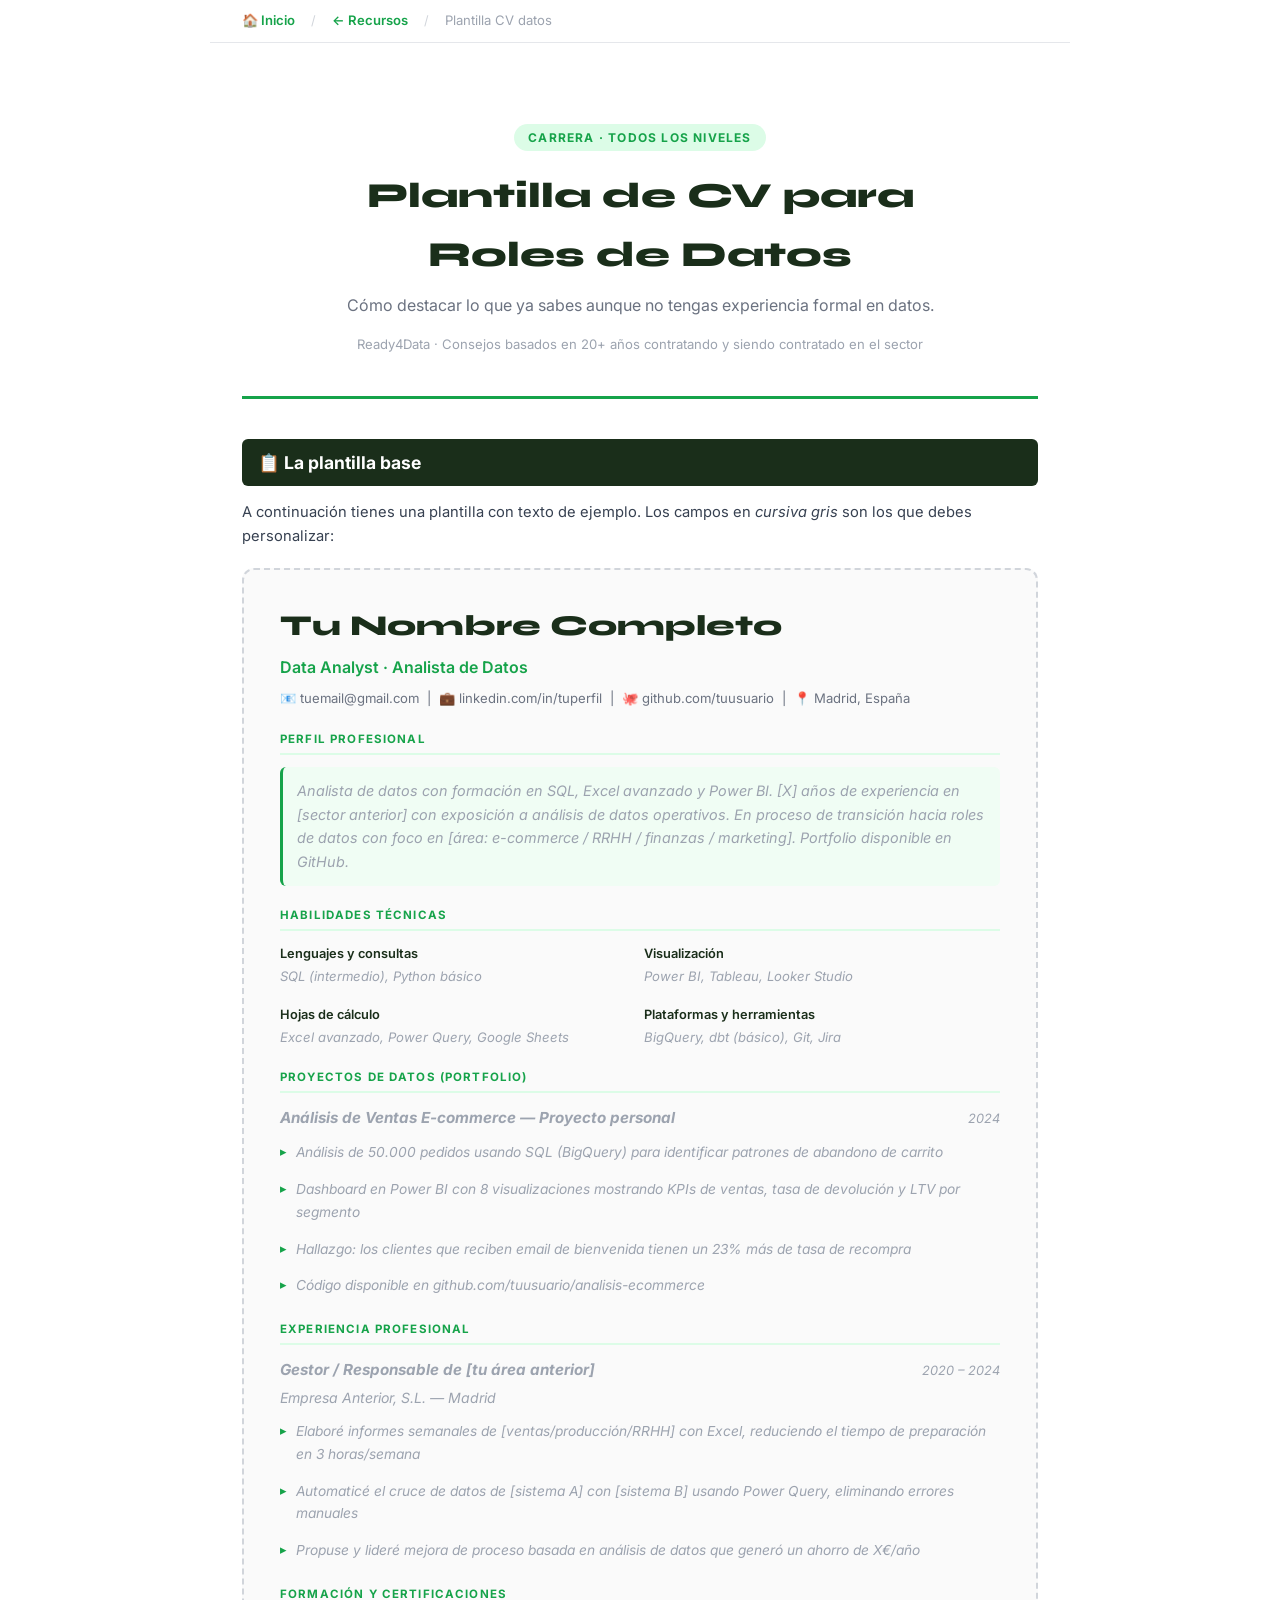
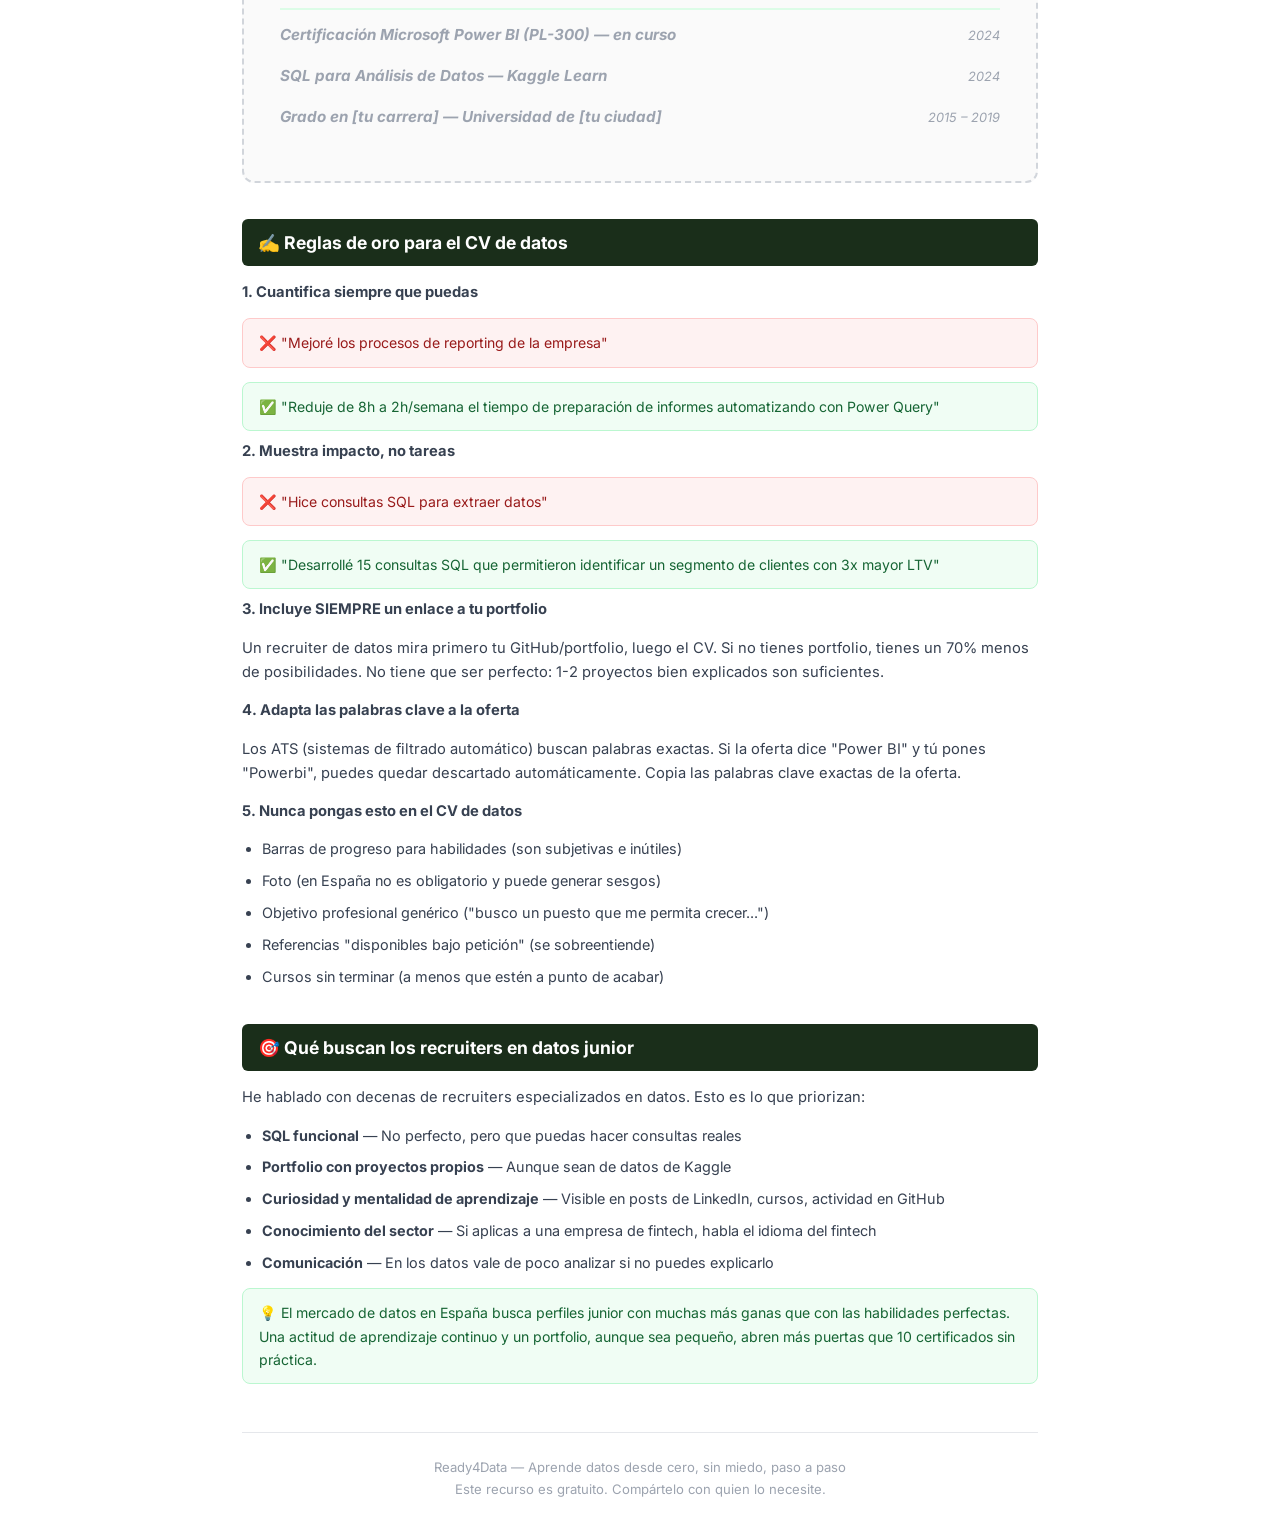
<file: Recursos/plantilla-cv-datos.html>
<!DOCTYPE html>
<html lang="es">
<head>
<meta charset="UTF-8">
<title>Plantilla CV para Roles de Datos — Ready4Data</title>
<style>
  @import url('https://fonts.googleapis.com/css2?family=Inter:wght@400;600;700&family=Syne:wght@700;800&display=swap');
  *{box-sizing:border-box;margin:0;padding:0}
  body{font-family:'Inter',sans-serif;background:#fff;color:#1a2e1a;line-height:1.65;max-width:860px;margin:0 auto;padding:40px 32px}
  .topnav{position:sticky;top:0;z-index:100;background:rgba(255,255,255,.95);backdrop-filter:blur(8px);border-bottom:1px solid #e5e7eb;padding:10px 0;margin:-40px -32px 32px;padding-left:32px;display:flex;align-items:center;gap:16px}
  .topnav a{font-size:.82rem;font-weight:600;color:#16a34a;text-decoration:none;display:flex;align-items:center;gap:6px;transition:opacity .2s}
  .topnav a:hover{opacity:.7}
  .topnav-sep{color:#d1d5db;font-size:.8rem}
  .topnav-current{font-size:.82rem;color:#9ca3af}
  .cover{text-align:center;padding:48px 0 40px;border-bottom:3px solid #16a34a;margin-bottom:40px}
  .cover-badge{display:inline-block;background:#dcfce7;color:#16a34a;font-size:.75rem;font-weight:700;letter-spacing:.1em;text-transform:uppercase;padding:4px 14px;border-radius:20px;margin-bottom:16px}
  .cover h1{font-family:'Syne',sans-serif;font-size:2.2rem;font-weight:800;color:#1a2e1a;margin-bottom:8px}
  .cover p{color:#6b7280;font-size:1rem}
  .cover-meta{margin-top:16px;font-size:.82rem;color:#9ca3af}
  h2{font-size:1.1rem;font-weight:700;color:#fff;background:#1a2e1a;padding:9px 16px;border-radius:6px;margin:36px 0 14px}
  .tip{background:#f0fdf4;border:1px solid #bbf7d0;border-radius:8px;padding:12px 16px;margin:14px 0;font-size:.88rem;color:#166534}
  .tip::before{content:'💡 '}
  .warn{background:#fef2f2;border:1px solid #fecaca;border-radius:8px;padding:12px 16px;margin:14px 0;font-size:.88rem;color:#991b1b}
  .warn::before{content:'❌ '}
  .good{background:#f0fdf4;border:1px solid #bbf7d0;border-radius:8px;padding:12px 16px;margin:8px 0;font-size:.88rem;color:#166534}
  .good::before{content:'✅ '}
  /* CV Template */
  .cv-template{border:2px dashed #d1d5db;border-radius:12px;padding:32px 36px;margin:20px 0;background:#fafafa}
  .cv-name{font-family:'Syne',sans-serif;font-size:1.8rem;font-weight:800;color:#1a2e1a;margin-bottom:4px}
  .cv-title{font-size:1rem;color:#16a34a;font-weight:600;margin-bottom:8px}
  .cv-contact{font-size:.82rem;color:#6b7280;margin-bottom:20px}
  .cv-section{margin:20px 0}
  .cv-section-title{font-size:.72rem;font-weight:700;letter-spacing:.1em;text-transform:uppercase;color:#16a34a;border-bottom:2px solid #dcfce7;padding-bottom:4px;margin-bottom:12px}
  .cv-summary{font-size:.9rem;color:#374151;background:#f0fdf4;padding:12px 14px;border-radius:6px;border-left:3px solid #16a34a}
  .cv-exp{margin-bottom:16px}
  .cv-exp-head{display:flex;justify-content:space-between;align-items:baseline;margin-bottom:4px}
  .cv-exp-title{font-weight:700;font-size:.95rem}
  .cv-exp-date{font-size:.8rem;color:#9ca3af}
  .cv-exp-company{font-size:.88rem;color:#6b7280;margin-bottom:6px}
  .cv-exp-bullets{list-style:none;margin-left:0}
  .cv-exp-bullets li{font-size:.86rem;color:#374151;padding:3px 0 3px 16px;position:relative}
  .cv-exp-bullets li::before{content:'▸';position:absolute;left:0;color:#16a34a;font-size:.8rem}
  .cv-skills-grid{display:grid;grid-template-columns:1fr 1fr;gap:8px}
  .cv-skill-cat{font-size:.8rem}
  .cv-skill-label{font-weight:600;color:#1a2e1a;margin-bottom:2px}
  .cv-skill-items{color:#6b7280;font-size:.82rem}
  .placeholder{color:#9ca3af;font-style:italic}
  p{margin-bottom:14px;color:#374151;font-size:.92rem}
  ul{margin:8px 0 14px 20px;color:#374151;font-size:.9rem}
  li{margin-bottom:8px}
  .footer{margin-top:48px;padding-top:24px;border-top:1px solid #e5e7eb;text-align:center;font-size:.82rem;color:#9ca3af}
  @media print{body{padding:20px}.cv-template{border:1px solid #e5e7eb}}
</style>
</head>
<body>
<nav class="topnav">
  <a href="../index.html">🏠 Inicio</a>
  <span class="topnav-sep">/</span>
  <a href="../recursos.html">← Recursos</a>
  <span class="topnav-sep">/</span>
  <span class="topnav-current">Plantilla CV datos</span>
</nav>

<div class="cover">
  <div class="cover-badge">Carrera · Todos los niveles</div>
  <h1>Plantilla de CV para<br>Roles de Datos</h1>
  <p>Cómo destacar lo que ya sabes aunque no tengas experiencia formal en datos.</p>
  <div class="cover-meta">Ready4Data · Consejos basados en 20+ años contratando y siendo contratado en el sector</div>
</div>

<h2>📋 La plantilla base</h2>
<p>A continuación tienes una plantilla con texto de ejemplo. Los campos en <em>cursiva gris</em> son los que debes personalizar:</p>

<div class="cv-template">
  <div class="cv-name">Tu Nombre Completo</div>
  <div class="cv-title">Data Analyst · Analista de Datos</div>
  <div class="cv-contact">📧 tuemail@gmail.com &nbsp;|&nbsp; 💼 linkedin.com/in/tuperfil &nbsp;|&nbsp; 🐙 github.com/tuusuario &nbsp;|&nbsp; 📍 Madrid, España</div>

  <div class="cv-section">
    <div class="cv-section-title">Perfil profesional</div>
    <div class="cv-summary">
      <span class="placeholder">Analista de datos con formación en SQL, Excel avanzado y Power BI. [X] años de experiencia en [sector anterior] con exposición a análisis de datos operativos. En proceso de transición hacia roles de datos con foco en [área: e-commerce / RRHH / finanzas / marketing]. Portfolio disponible en GitHub.</span>
    </div>
  </div>

  <div class="cv-section">
    <div class="cv-section-title">Habilidades técnicas</div>
    <div class="cv-skills-grid">
      <div class="cv-skill-cat">
        <div class="cv-skill-label">Lenguajes y consultas</div>
        <div class="cv-skill-items"><span class="placeholder">SQL (intermedio), Python básico</span></div>
      </div>
      <div class="cv-skill-cat">
        <div class="cv-skill-label">Visualización</div>
        <div class="cv-skill-items"><span class="placeholder">Power BI, Tableau, Looker Studio</span></div>
      </div>
      <div class="cv-skill-cat" style="margin-top:8px">
        <div class="cv-skill-label">Hojas de cálculo</div>
        <div class="cv-skill-items"><span class="placeholder">Excel avanzado, Power Query, Google Sheets</span></div>
      </div>
      <div class="cv-skill-cat" style="margin-top:8px">
        <div class="cv-skill-label">Plataformas y herramientas</div>
        <div class="cv-skill-items"><span class="placeholder">BigQuery, dbt (básico), Git, Jira</span></div>
      </div>
    </div>
  </div>

  <div class="cv-section">
    <div class="cv-section-title">Proyectos de datos (Portfolio)</div>
    <div class="cv-exp">
      <div class="cv-exp-head">
        <span class="cv-exp-title"><span class="placeholder">Análisis de Ventas E-commerce — Proyecto personal</span></span>
        <span class="cv-exp-date"><span class="placeholder">2024</span></span>
      </div>
      <ul class="cv-exp-bullets">
        <li><span class="placeholder">Análisis de 50.000 pedidos usando SQL (BigQuery) para identificar patrones de abandono de carrito</span></li>
        <li><span class="placeholder">Dashboard en Power BI con 8 visualizaciones mostrando KPIs de ventas, tasa de devolución y LTV por segmento</span></li>
        <li><span class="placeholder">Hallazgo: los clientes que reciben email de bienvenida tienen un 23% más de tasa de recompra</span></li>
        <li><span class="placeholder">Código disponible en github.com/tuusuario/analisis-ecommerce</span></li>
      </ul>
    </div>
  </div>

  <div class="cv-section">
    <div class="cv-section-title">Experiencia profesional</div>
    <div class="cv-exp">
      <div class="cv-exp-head">
        <span class="cv-exp-title"><span class="placeholder">Gestor / Responsable de [tu área anterior]</span></span>
        <span class="cv-exp-date"><span class="placeholder">2020 – 2024</span></span>
      </div>
      <div class="cv-exp-company"><span class="placeholder">Empresa Anterior, S.L. — Madrid</span></div>
      <ul class="cv-exp-bullets">
        <li><span class="placeholder">Elaboré informes semanales de [ventas/producción/RRHH] con Excel, reduciendo el tiempo de preparación en 3 horas/semana</span></li>
        <li><span class="placeholder">Automaticé el cruce de datos de [sistema A] con [sistema B] usando Power Query, eliminando errores manuales</span></li>
        <li><span class="placeholder">Propuse y lideré mejora de proceso basada en análisis de datos que generó un ahorro de X€/año</span></li>
      </ul>
    </div>
  </div>

  <div class="cv-section">
    <div class="cv-section-title">Formación y certificaciones</div>
    <div class="cv-exp">
      <div class="cv-exp-head">
        <span class="cv-exp-title"><span class="placeholder">Certificación Microsoft Power BI (PL-300) — en curso</span></span>
        <span class="cv-exp-date"><span class="placeholder">2024</span></span>
      </div>
    </div>
    <div class="cv-exp">
      <div class="cv-exp-head">
        <span class="cv-exp-title"><span class="placeholder">SQL para Análisis de Datos — Kaggle Learn</span></span>
        <span class="cv-exp-date"><span class="placeholder">2024</span></span>
      </div>
    </div>
    <div class="cv-exp">
      <div class="cv-exp-head">
        <span class="cv-exp-title"><span class="placeholder">Grado en [tu carrera] — Universidad de [tu ciudad]</span></span>
        <span class="cv-exp-date"><span class="placeholder">2015 – 2019</span></span>
      </div>
    </div>
  </div>
</div>

<h2>✍️ Reglas de oro para el CV de datos</h2>

<p><strong>1. Cuantifica siempre que puedas</strong></p>
<div class="warn">"Mejoré los procesos de reporting de la empresa"</div>
<div class="good">"Reduje de 8h a 2h/semana el tiempo de preparación de informes automatizando con Power Query"</div>

<p><strong>2. Muestra impacto, no tareas</strong></p>
<div class="warn">"Hice consultas SQL para extraer datos"</div>
<div class="good">"Desarrollé 15 consultas SQL que permitieron identificar un segmento de clientes con 3x mayor LTV"</div>

<p><strong>3. Incluye SIEMPRE un enlace a tu portfolio</strong></p>
<p>Un recruiter de datos mira primero tu GitHub/portfolio, luego el CV. Si no tienes portfolio, tienes un 70% menos de posibilidades. No tiene que ser perfecto: 1-2 proyectos bien explicados son suficientes.</p>

<p><strong>4. Adapta las palabras clave a la oferta</strong></p>
<p>Los ATS (sistemas de filtrado automático) buscan palabras exactas. Si la oferta dice "Power BI" y tú pones "Powerbi", puedes quedar descartado automáticamente. Copia las palabras clave exactas de la oferta.</p>

<p><strong>5. Nunca pongas esto en el CV de datos</strong></p>
<ul>
  <li>Barras de progreso para habilidades (son subjetivas e inútiles)</li>
  <li>Foto (en España no es obligatorio y puede generar sesgos)</li>
  <li>Objetivo profesional genérico ("busco un puesto que me permita crecer...")</li>
  <li>Referencias "disponibles bajo petición" (se sobreentiende)</li>
  <li>Cursos sin terminar (a menos que estén a punto de acabar)</li>
</ul>

<h2>🎯 Qué buscan los recruiters en datos junior</h2>

<p>He hablado con decenas de recruiters especializados en datos. Esto es lo que priorizan:</p>
<ul>
  <li><strong>SQL funcional</strong> — No perfecto, pero que puedas hacer consultas reales</li>
  <li><strong>Portfolio con proyectos propios</strong> — Aunque sean de datos de Kaggle</li>
  <li><strong>Curiosidad y mentalidad de aprendizaje</strong> — Visible en posts de LinkedIn, cursos, actividad en GitHub</li>
  <li><strong>Conocimiento del sector</strong> — Si aplicas a una empresa de fintech, habla el idioma del fintech</li>
  <li><strong>Comunicación</strong> — En los datos vale de poco analizar si no puedes explicarlo</li>
</ul>

<div class="tip">El mercado de datos en España busca perfiles junior con muchas más ganas que con las habilidades perfectas. Una actitud de aprendizaje continuo y un portfolio, aunque sea pequeño, abren más puertas que 10 certificados sin práctica.</div>

<div class="footer">
  Ready4Data — Aprende datos desde cero, sin miedo, paso a paso<br>
  Este recurso es gratuito. Compártelo con quien lo necesite.
</div>
</body>
</html>
</file>
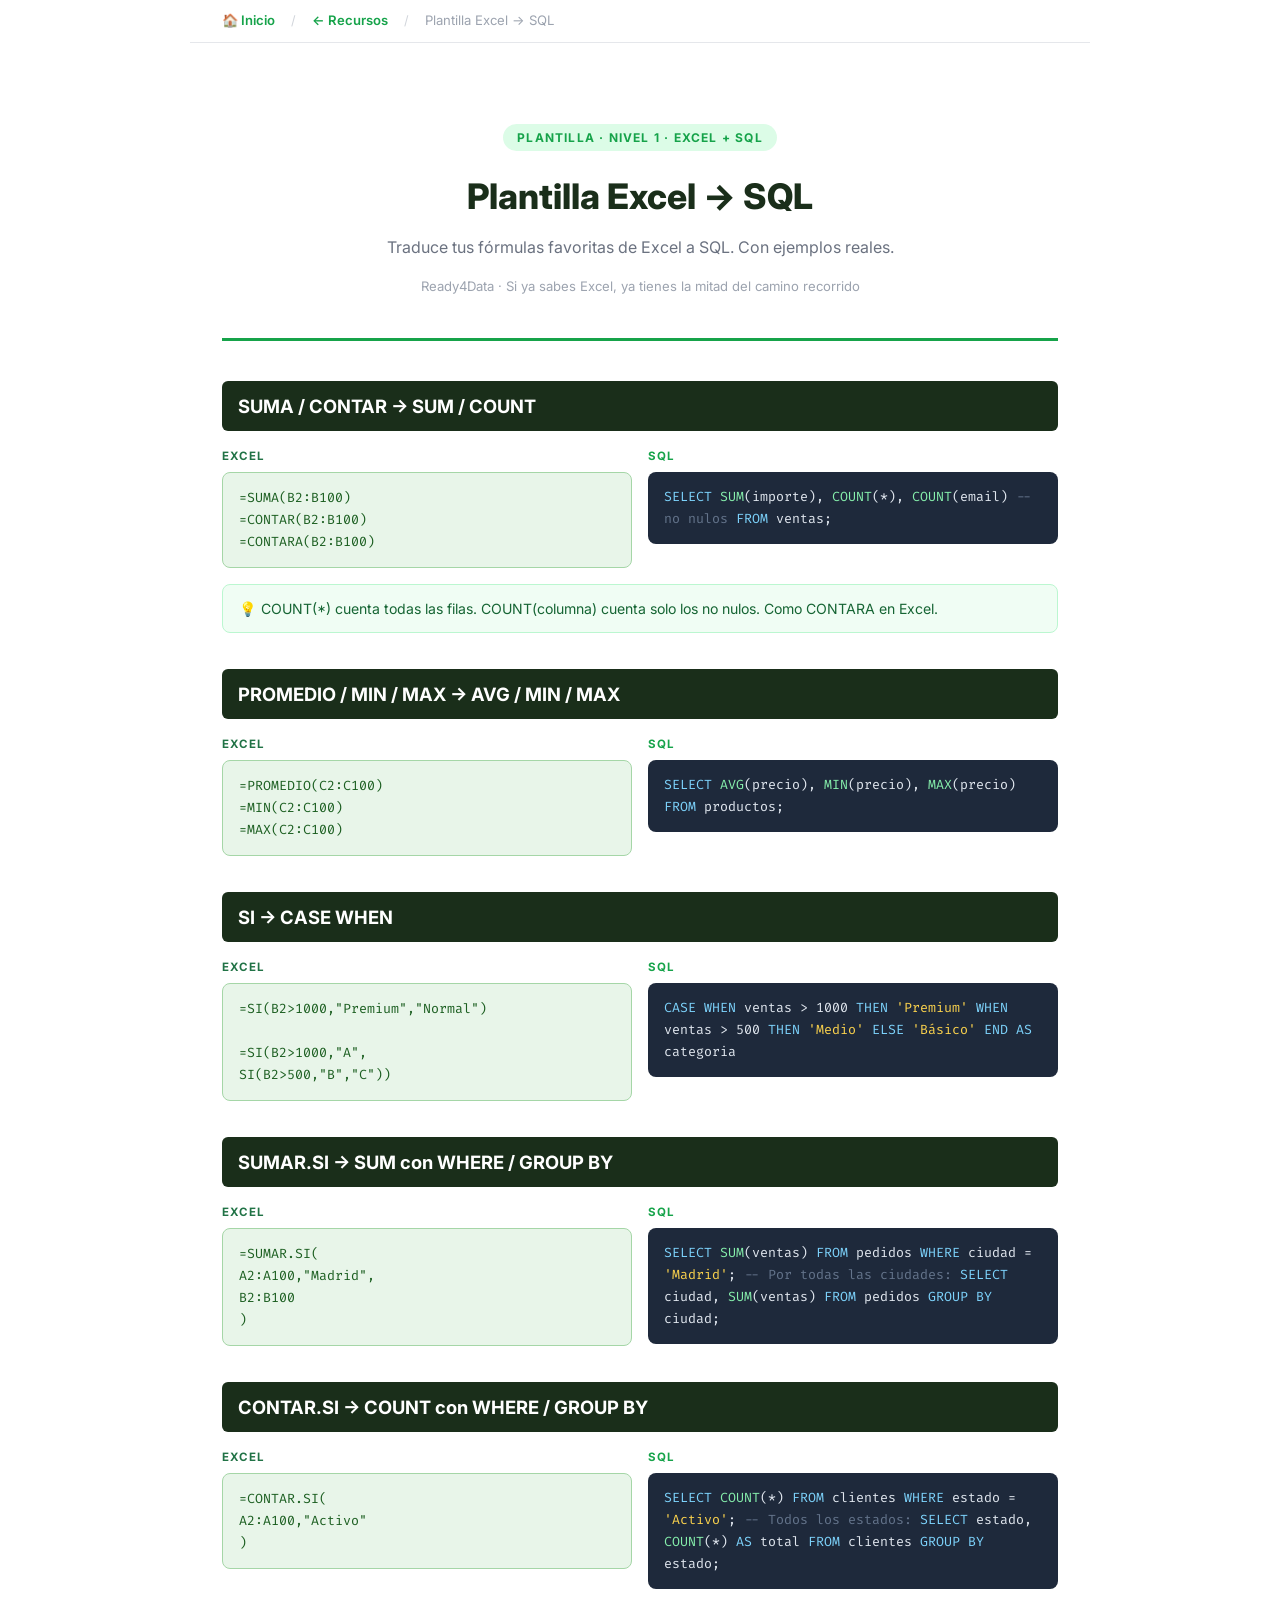
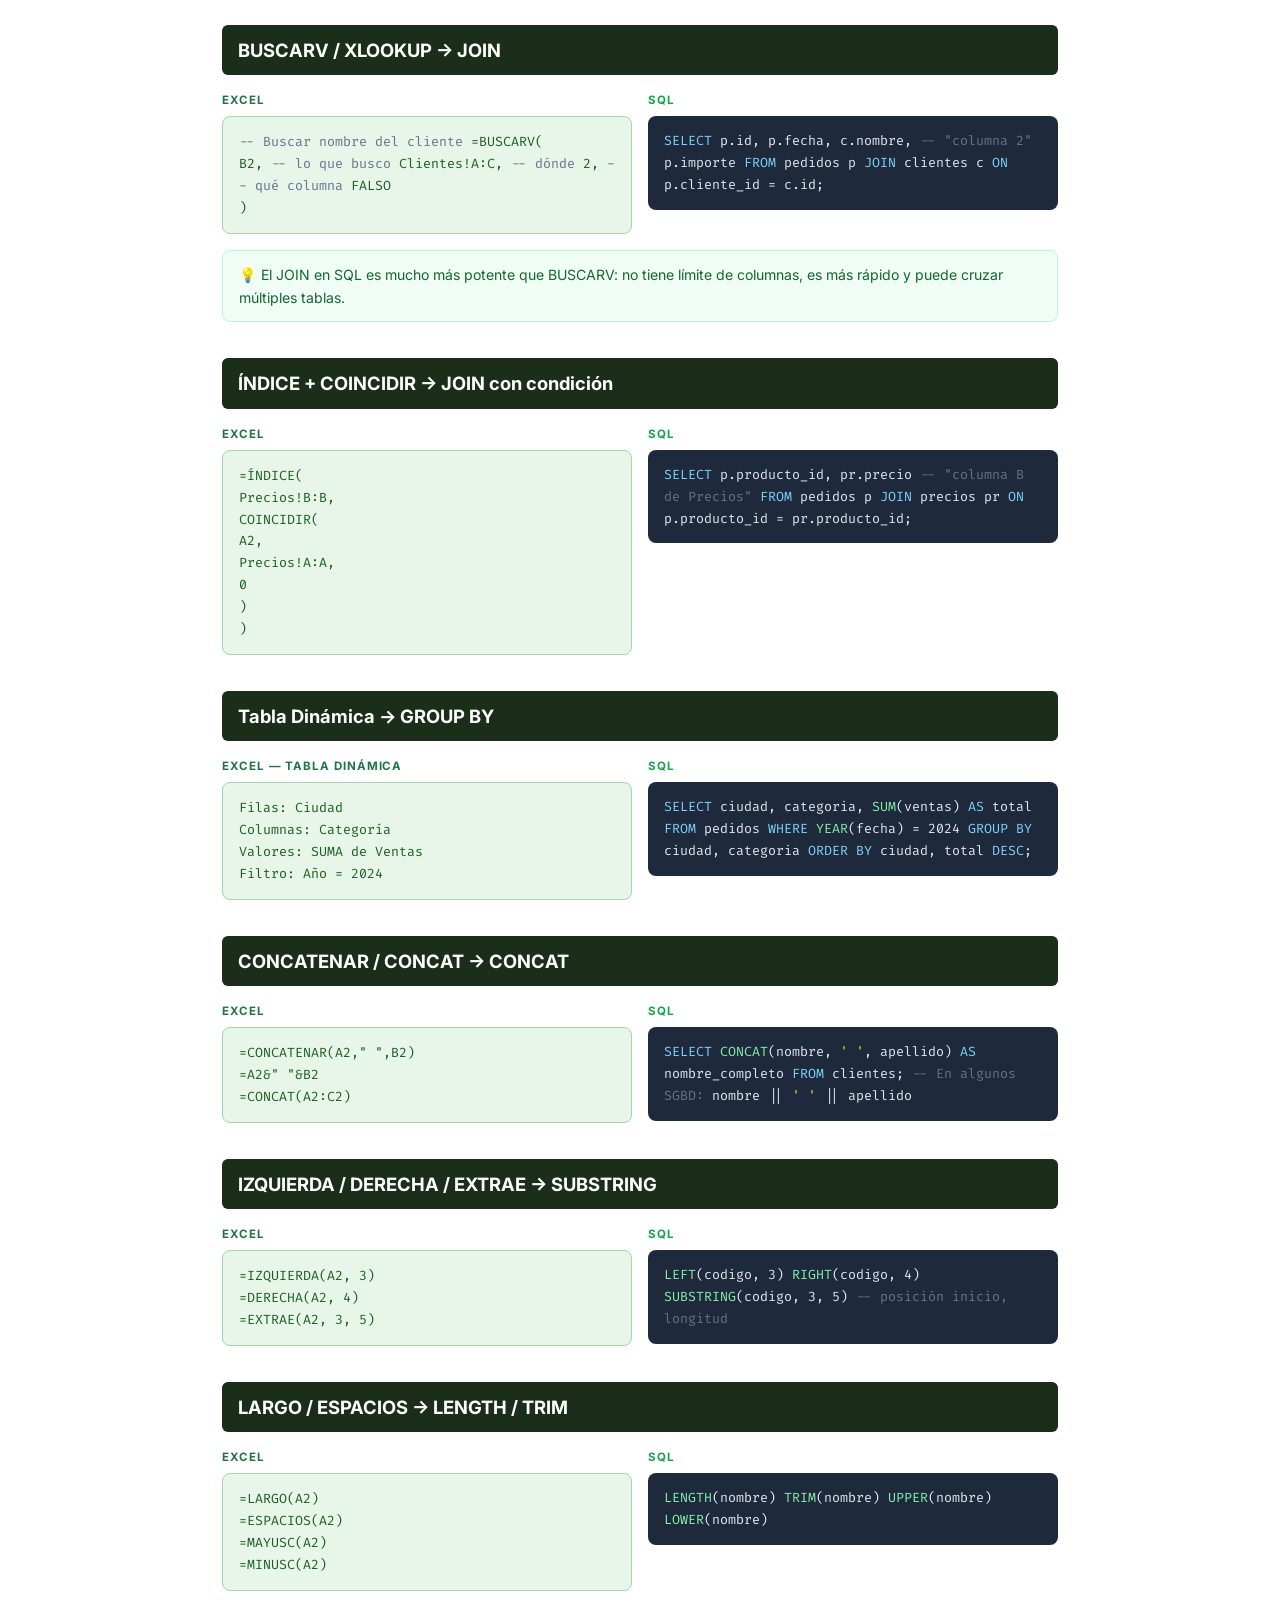
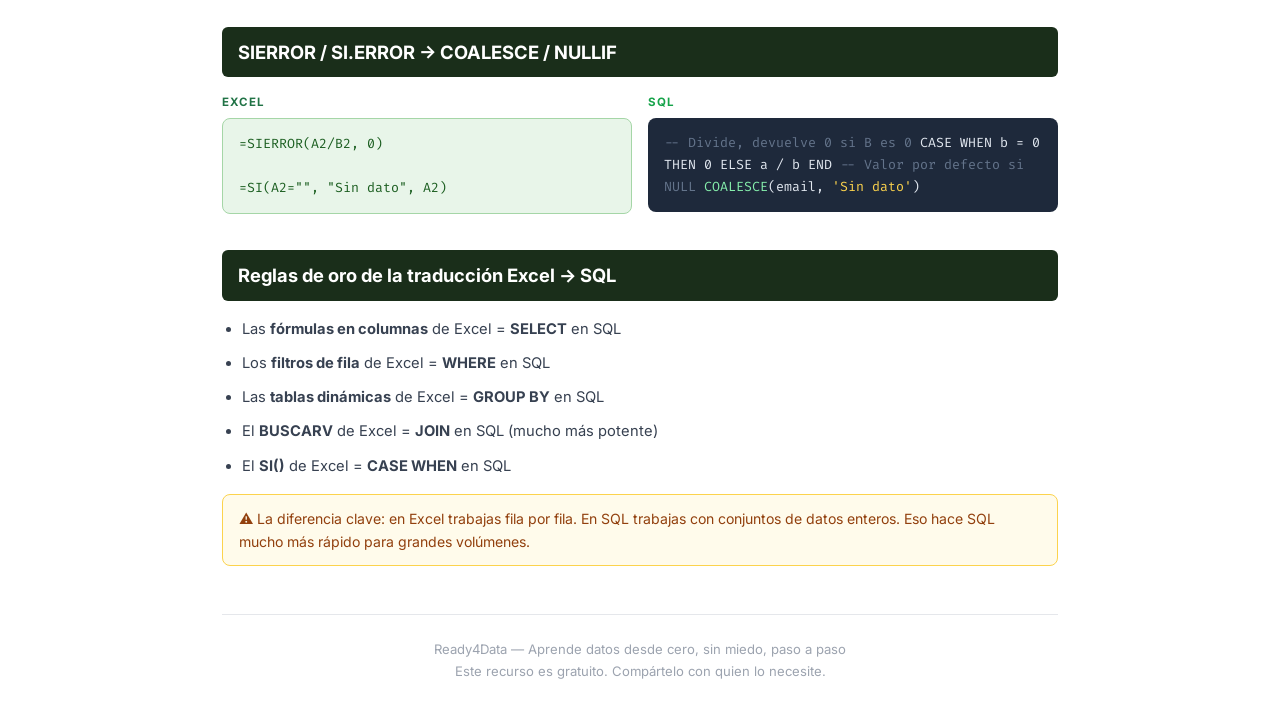
<file: Recursos/plantilla-excel-sql.html>
<!DOCTYPE html>
<html lang="es">
<head>
<meta charset="UTF-8">
<title>Plantilla Excel → SQL — Ready4Data</title>
<style>
  @import url('https://fonts.googleapis.com/css2?family=Inter:wght@400;600;700&family=Fira+Code:wght@400;500&display=swap');
  *{box-sizing:border-box;margin:0;padding:0}
  body{font-family:'Inter',sans-serif;background:#fff;color:#1a2e1a;line-height:1.65;max-width:900px;margin:0 auto;padding:40px 32px}
  .topnav{position:sticky;top:0;z-index:100;background:rgba(255,255,255,.95);backdrop-filter:blur(8px);border-bottom:1px solid #e5e7eb;padding:10px 0;margin:-40px -32px 32px;padding-left:32px;display:flex;align-items:center;gap:16px}
  .topnav a{font-size:.82rem;font-weight:600;color:#16a34a;text-decoration:none;display:flex;align-items:center;gap:6px;transition:opacity .2s}
  .topnav a:hover{opacity:.7}
  .topnav-sep{color:#d1d5db;font-size:.8rem}
  .topnav-current{font-size:.82rem;color:#9ca3af}
  .cover{text-align:center;padding:48px 0 40px;border-bottom:3px solid #16a34a;margin-bottom:40px}
  .cover-badge{display:inline-block;background:#dcfce7;color:#16a34a;font-size:.75rem;font-weight:700;letter-spacing:.1em;text-transform:uppercase;padding:4px 14px;border-radius:20px;margin-bottom:16px}
  .cover h1{font-size:2.2rem;font-weight:800;color:#1a2e1a;margin-bottom:8px}
  .cover p{color:#6b7280;font-size:1rem}
  .cover-meta{margin-top:16px;font-size:.82rem;color:#9ca3af}
  h2{font-size:1.15rem;font-weight:700;color:#fff;background:#1a2e1a;padding:10px 16px;border-radius:6px;margin:36px 0 16px}
  .pair{display:grid;grid-template-columns:1fr 1fr;gap:16px;margin:16px 0;align-items:start}
  .pair-label{font-size:.72rem;font-weight:700;letter-spacing:.08em;text-transform:uppercase;margin-bottom:6px}
  .excel-side .pair-label{color:#217346} /* Excel green */
  .sql-side .pair-label{color:#16a34a}
  .excel-box{background:#e8f5e9;border:1px solid #a5d6a7;border-radius:8px;padding:14px 16px;font-family:'Fira Code',monospace;font-size:.83rem;color:#1b5e20}
  .sql-box{background:#1e293b;border-radius:8px;padding:14px 16px;font-family:'Fira Code',monospace;font-size:.83rem;color:#e2e8f0}
  .kw{color:#7dd3fc} .fn{color:#86efac} .str{color:#fcd34d} .cm{color:#64748b}
  .tip{background:#f0fdf4;border:1px solid #bbf7d0;border-radius:8px;padding:12px 16px;margin:16px 0;font-size:.88rem;color:#166534}
  .tip::before{content:'💡 '}
  .warn{background:#fffbeb;border:1px solid #fcd34d;border-radius:8px;padding:12px 16px;margin:16px 0;font-size:.88rem;color:#92400e}
  .warn::before{content:'⚠️ '}
  .footer{margin-top:48px;padding-top:24px;border-top:1px solid #e5e7eb;text-align:center;font-size:.82rem;color:#9ca3af}
  @media(max-width:680px){.pair{grid-template-columns:1fr}}
  @media print{body{padding:20px}}
</style>
</head>
<body>
<nav class="topnav">
  <a href="../index.html">🏠 Inicio</a>
  <span class="topnav-sep">/</span>
  <a href="../recursos.html">← Recursos</a>
  <span class="topnav-sep">/</span>
  <span class="topnav-current">Plantilla Excel → SQL</span>
</nav>

<div class="cover">
  <div class="cover-badge">Plantilla · Nivel 1 · Excel + SQL</div>
  <h1>Plantilla Excel → SQL</h1>
  <p>Traduce tus fórmulas favoritas de Excel a SQL. Con ejemplos reales.</p>
  <div class="cover-meta">Ready4Data · Si ya sabes Excel, ya tienes la mitad del camino recorrido</div>
</div>

<h2>SUMA / CONTAR → SUM / COUNT</h2>

<div class="pair">
  <div class="excel-side">
    <div class="pair-label">Excel</div>
    <div class="excel-box">=SUMA(B2:B100)<br>=CONTAR(B2:B100)<br>=CONTARA(B2:B100)</div>
  </div>
  <div class="sql-side">
    <div class="pair-label">SQL</div>
    <div class="sql-box"><span class="kw">SELECT</span>
  <span class="fn">SUM</span>(importe),
  <span class="fn">COUNT</span>(*),
  <span class="fn">COUNT</span>(email) <span class="cm">-- no nulos</span>
<span class="kw">FROM</span> ventas;</div>
  </div>
</div>
<div class="tip">COUNT(*) cuenta todas las filas. COUNT(columna) cuenta solo los no nulos. Como CONTARA en Excel.</div>

<h2>PROMEDIO / MIN / MAX → AVG / MIN / MAX</h2>

<div class="pair">
  <div class="excel-side">
    <div class="pair-label">Excel</div>
    <div class="excel-box">=PROMEDIO(C2:C100)<br>=MIN(C2:C100)<br>=MAX(C2:C100)</div>
  </div>
  <div class="sql-side">
    <div class="pair-label">SQL</div>
    <div class="sql-box"><span class="kw">SELECT</span>
  <span class="fn">AVG</span>(precio),
  <span class="fn">MIN</span>(precio),
  <span class="fn">MAX</span>(precio)
<span class="kw">FROM</span> productos;</div>
  </div>
</div>

<h2>SI → CASE WHEN</h2>

<div class="pair">
  <div class="excel-side">
    <div class="pair-label">Excel</div>
    <div class="excel-box">=SI(B2>1000,"Premium","Normal")<br><br>=SI(B2>1000,"A",<br>  SI(B2>500,"B","C"))</div>
  </div>
  <div class="sql-side">
    <div class="pair-label">SQL</div>
    <div class="sql-box"><span class="kw">CASE</span>
  <span class="kw">WHEN</span> ventas > 1000 <span class="kw">THEN</span> <span class="str">'Premium'</span>
  <span class="kw">WHEN</span> ventas > 500  <span class="kw">THEN</span> <span class="str">'Medio'</span>
  <span class="kw">ELSE</span> <span class="str">'Básico'</span>
<span class="kw">END AS</span> categoria</div>
  </div>
</div>

<h2>SUMAR.SI → SUM con WHERE / GROUP BY</h2>

<div class="pair">
  <div class="excel-side">
    <div class="pair-label">Excel</div>
    <div class="excel-box">=SUMAR.SI(<br>  A2:A100,"Madrid",<br>  B2:B100<br>)</div>
  </div>
  <div class="sql-side">
    <div class="pair-label">SQL</div>
    <div class="sql-box"><span class="kw">SELECT</span> <span class="fn">SUM</span>(ventas)
<span class="kw">FROM</span> pedidos
<span class="kw">WHERE</span> ciudad = <span class="str">'Madrid'</span>;

<span class="cm">-- Por todas las ciudades:</span>
<span class="kw">SELECT</span> ciudad, <span class="fn">SUM</span>(ventas)
<span class="kw">FROM</span> pedidos
<span class="kw">GROUP BY</span> ciudad;</div>
  </div>
</div>

<h2>CONTAR.SI → COUNT con WHERE / GROUP BY</h2>

<div class="pair">
  <div class="excel-side">
    <div class="pair-label">Excel</div>
    <div class="excel-box">=CONTAR.SI(<br>  A2:A100,"Activo"<br>)</div>
  </div>
  <div class="sql-side">
    <div class="pair-label">SQL</div>
    <div class="sql-box"><span class="kw">SELECT</span> <span class="fn">COUNT</span>(*)
<span class="kw">FROM</span> clientes
<span class="kw">WHERE</span> estado = <span class="str">'Activo'</span>;

<span class="cm">-- Todos los estados:</span>
<span class="kw">SELECT</span> estado, <span class="fn">COUNT</span>(*) <span class="kw">AS</span> total
<span class="kw">FROM</span> clientes
<span class="kw">GROUP BY</span> estado;</div>
  </div>
</div>

<h2>BUSCARV / XLOOKUP → JOIN</h2>

<div class="pair">
  <div class="excel-side">
    <div class="pair-label">Excel</div>
    <div class="excel-box"><span class="cm">-- Buscar nombre del cliente</span>
=BUSCARV(<br>  B2,          <span class="cm">-- lo que busco</span>
  Clientes!A:C, <span class="cm">-- dónde</span>
  2,           <span class="cm">-- qué columna</span>
  FALSO<br>)</div>
  </div>
  <div class="sql-side">
    <div class="pair-label">SQL</div>
    <div class="sql-box"><span class="kw">SELECT</span>
  p.id,
  p.fecha,
  c.nombre, <span class="cm">-- "columna 2"</span>
  p.importe
<span class="kw">FROM</span> pedidos p
<span class="kw">JOIN</span> clientes c
  <span class="kw">ON</span> p.cliente_id = c.id;</div>
  </div>
</div>
<div class="tip">El JOIN en SQL es mucho más potente que BUSCARV: no tiene límite de columnas, es más rápido y puede cruzar múltiples tablas.</div>

<h2>ÍNDICE + COINCIDIR → JOIN con condición</h2>

<div class="pair">
  <div class="excel-side">
    <div class="pair-label">Excel</div>
    <div class="excel-box">=ÍNDICE(<br>  Precios!B:B,<br>  COINCIDIR(<br>    A2,<br>    Precios!A:A,<br>    0<br>  )<br>)</div>
  </div>
  <div class="sql-side">
    <div class="pair-label">SQL</div>
    <div class="sql-box"><span class="kw">SELECT</span>
  p.producto_id,
  pr.precio <span class="cm">-- "columna B de Precios"</span>
<span class="kw">FROM</span> pedidos p
<span class="kw">JOIN</span> precios pr
  <span class="kw">ON</span> p.producto_id = pr.producto_id;</div>
  </div>
</div>

<h2>Tabla Dinámica → GROUP BY</h2>

<div class="pair">
  <div class="excel-side">
    <div class="pair-label">Excel — Tabla dinámica</div>
    <div class="excel-box">Filas: Ciudad<br>Columnas: Categoría<br>Valores: SUMA de Ventas<br>Filtro: Año = 2024</div>
  </div>
  <div class="sql-side">
    <div class="pair-label">SQL</div>
    <div class="sql-box"><span class="kw">SELECT</span>
  ciudad,
  categoria,
  <span class="fn">SUM</span>(ventas) <span class="kw">AS</span> total
<span class="kw">FROM</span> pedidos
<span class="kw">WHERE</span> <span class="fn">YEAR</span>(fecha) = 2024
<span class="kw">GROUP BY</span> ciudad, categoria
<span class="kw">ORDER BY</span> ciudad, total <span class="kw">DESC</span>;</div>
  </div>
</div>

<h2>CONCATENAR / CONCAT → CONCAT</h2>

<div class="pair">
  <div class="excel-side">
    <div class="pair-label">Excel</div>
    <div class="excel-box">=CONCATENAR(A2," ",B2)<br>=A2&" "&B2<br>=CONCAT(A2:C2)</div>
  </div>
  <div class="sql-side">
    <div class="pair-label">SQL</div>
    <div class="sql-box"><span class="kw">SELECT</span>
  <span class="fn">CONCAT</span>(nombre, <span class="str">' '</span>, apellido)
    <span class="kw">AS</span> nombre_completo
<span class="kw">FROM</span> clientes;

<span class="cm">-- En algunos SGBD:</span>
nombre || <span class="str">' '</span> || apellido</div>
  </div>
</div>

<h2>IZQUIERDA / DERECHA / EXTRAE → SUBSTRING</h2>

<div class="pair">
  <div class="excel-side">
    <div class="pair-label">Excel</div>
    <div class="excel-box">=IZQUIERDA(A2, 3)<br>=DERECHA(A2, 4)<br>=EXTRAE(A2, 3, 5)</div>
  </div>
  <div class="sql-side">
    <div class="pair-label">SQL</div>
    <div class="sql-box"><span class="fn">LEFT</span>(codigo, 3)
<span class="fn">RIGHT</span>(codigo, 4)
<span class="fn">SUBSTRING</span>(codigo, 3, 5)
<span class="cm">-- posición inicio, longitud</span></div>
  </div>
</div>

<h2>LARGO / ESPACIOS → LENGTH / TRIM</h2>

<div class="pair">
  <div class="excel-side">
    <div class="pair-label">Excel</div>
    <div class="excel-box">=LARGO(A2)<br>=ESPACIOS(A2)<br>=MAYUSC(A2)<br>=MINUSC(A2)</div>
  </div>
  <div class="sql-side">
    <div class="pair-label">SQL</div>
    <div class="sql-box"><span class="fn">LENGTH</span>(nombre)
<span class="fn">TRIM</span>(nombre)
<span class="fn">UPPER</span>(nombre)
<span class="fn">LOWER</span>(nombre)</div>
  </div>
</div>

<h2>SIERROR / SI.ERROR → COALESCE / NULLIF</h2>

<div class="pair">
  <div class="excel-side">
    <div class="pair-label">Excel</div>
    <div class="excel-box">=SIERROR(A2/B2, 0)<br><br>=SI(A2="", "Sin dato", A2)</div>
  </div>
  <div class="sql-side">
    <div class="pair-label">SQL</div>
    <div class="sql-box"><span class="cm">-- Divide, devuelve 0 si B es 0</span>
CASE WHEN b = 0 THEN 0
     ELSE a / b END

<span class="cm">-- Valor por defecto si NULL</span>
<span class="fn">COALESCE</span>(email, <span class="str">'Sin dato'</span>)</div>
  </div>
</div>

<h2>Reglas de oro de la traducción Excel → SQL</h2>
<ul style="margin:16px 0 16px 20px;color:#374151;font-size:.92rem">
  <li style="margin-bottom:10px">Las <strong>fórmulas en columnas</strong> de Excel = <strong>SELECT</strong> en SQL</li>
  <li style="margin-bottom:10px">Los <strong>filtros de fila</strong> de Excel = <strong>WHERE</strong> en SQL</li>
  <li style="margin-bottom:10px">Las <strong>tablas dinámicas</strong> de Excel = <strong>GROUP BY</strong> en SQL</li>
  <li style="margin-bottom:10px">El <strong>BUSCARV</strong> de Excel = <strong>JOIN</strong> en SQL (mucho más potente)</li>
  <li style="margin-bottom:10px">El <strong>SI()</strong> de Excel = <strong>CASE WHEN</strong> en SQL</li>
</ul>

<div class="warn">La diferencia clave: en Excel trabajas fila por fila. En SQL trabajas con conjuntos de datos enteros. Eso hace SQL mucho más rápido para grandes volúmenes.</div>

<div class="footer">
  Ready4Data — Aprende datos desde cero, sin miedo, paso a paso<br>
  Este recurso es gratuito. Compártelo con quien lo necesite.
</div>
</body>
</html>
</file>
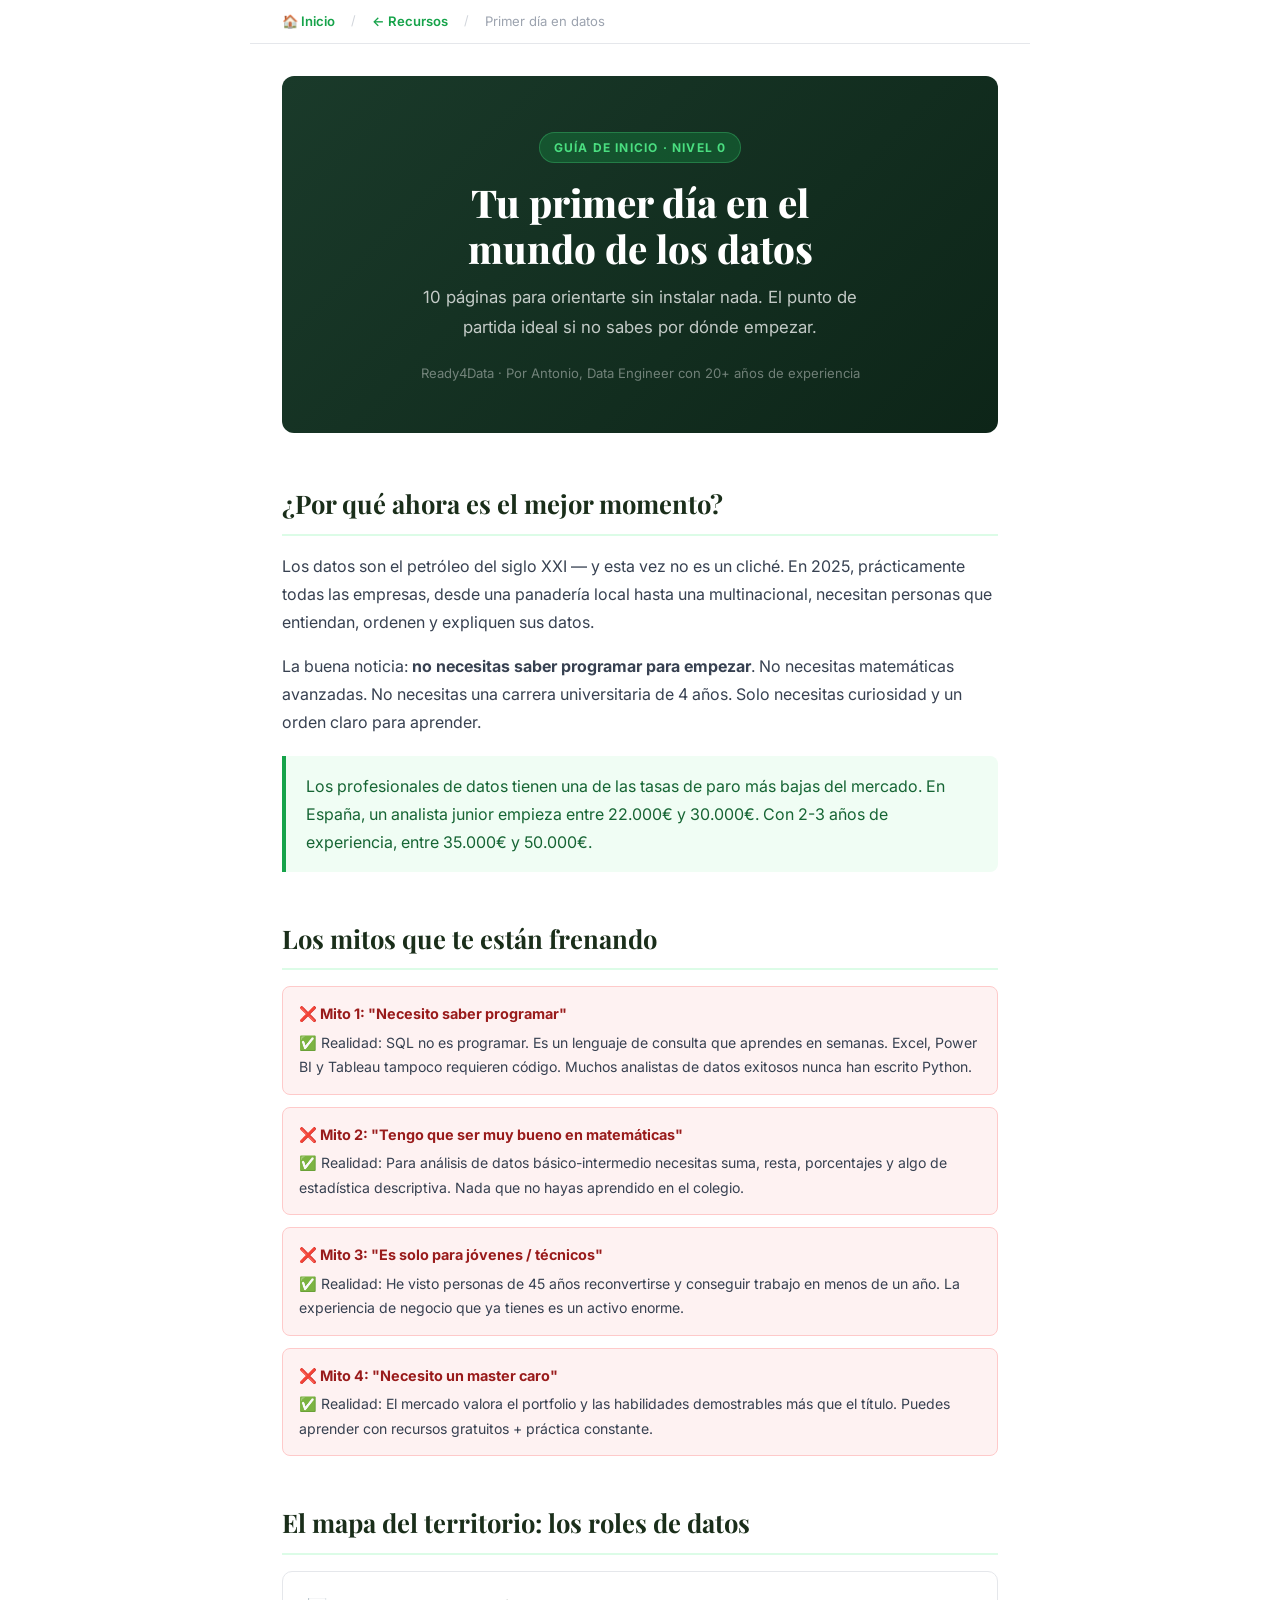
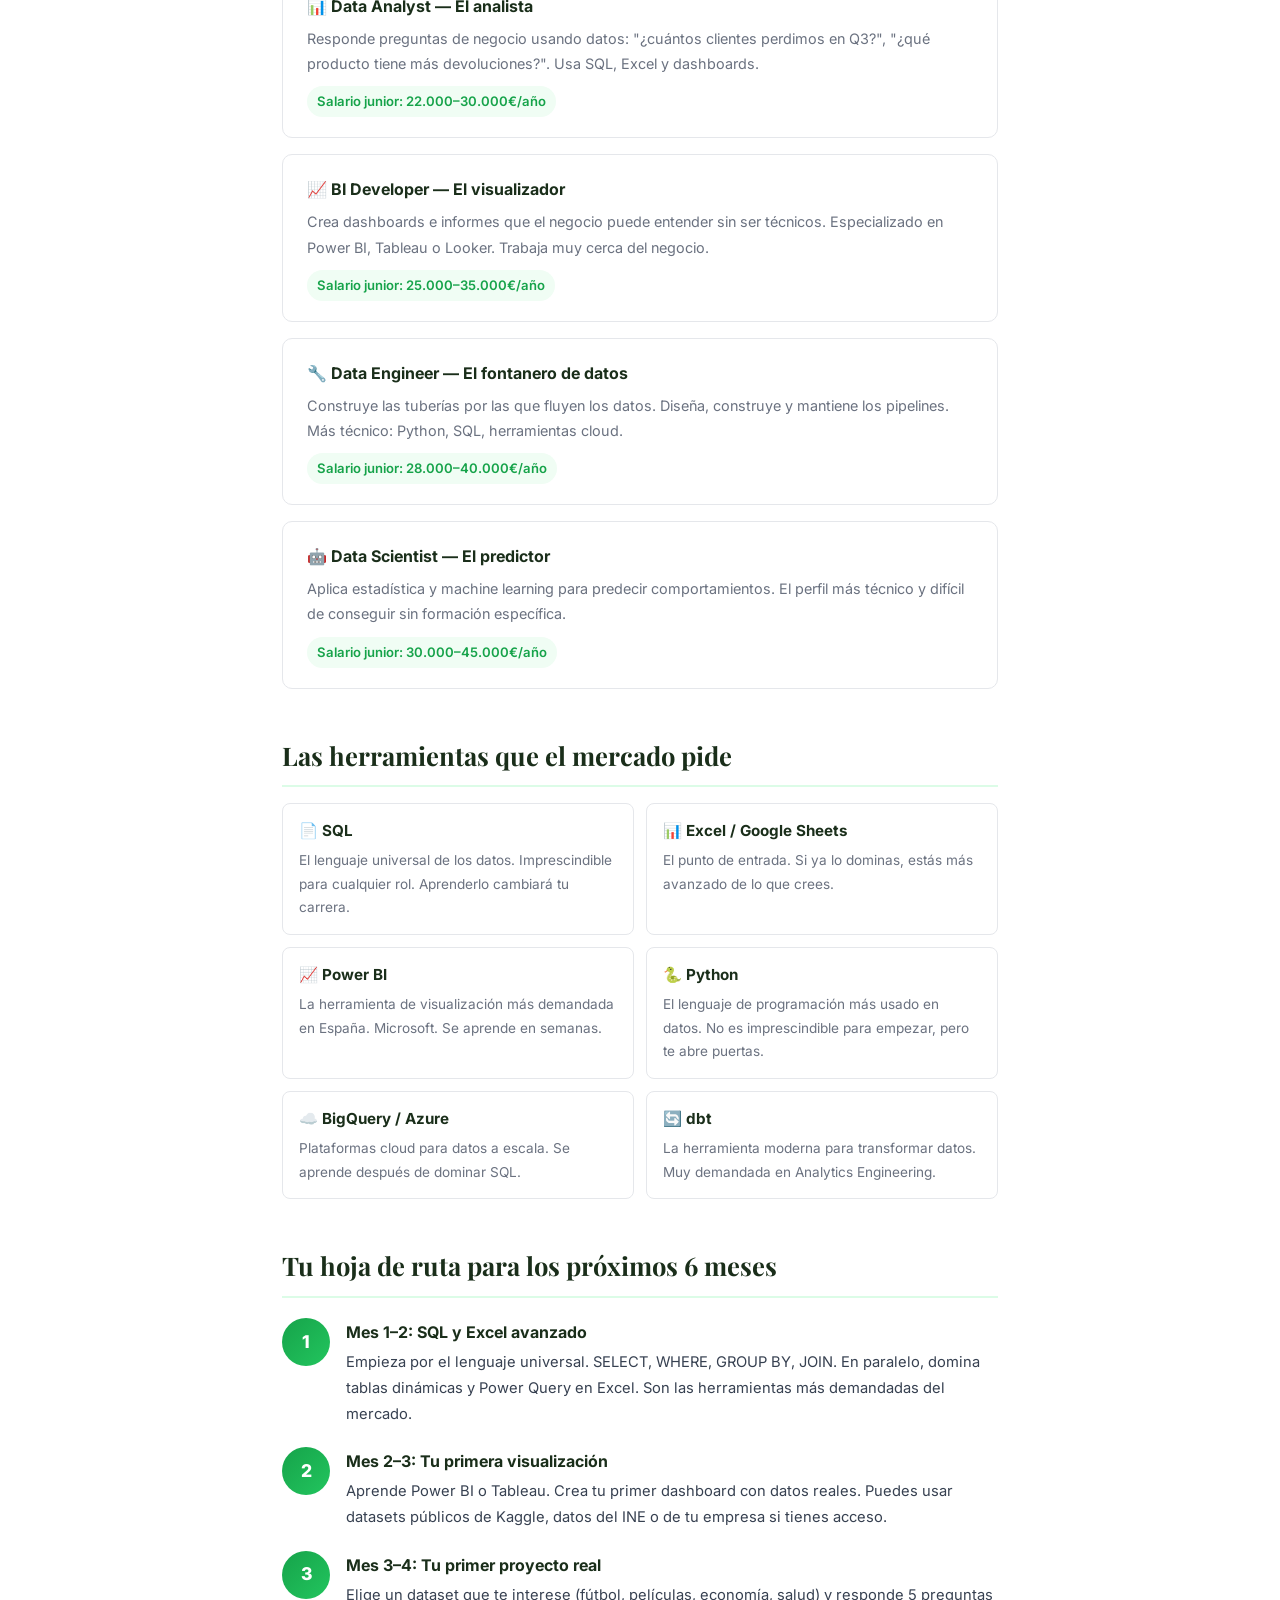
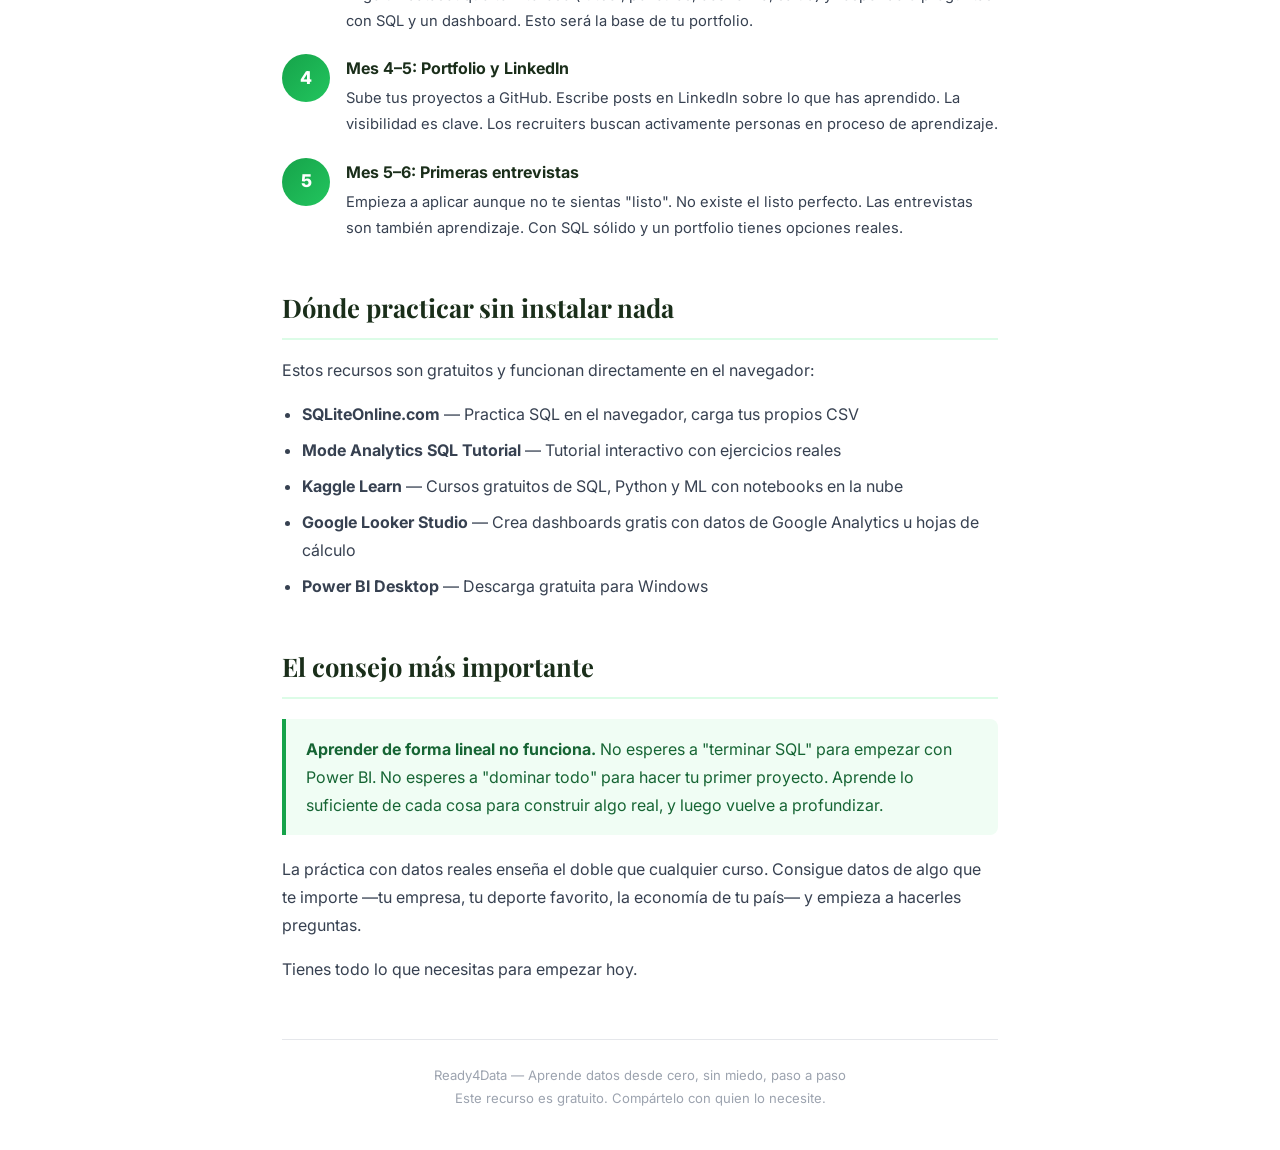
<file: Recursos/primer-dia-datos.html>
<!DOCTYPE html>
<html lang="es">
<head>
<meta charset="UTF-8">
<title>Tu primer día en el mundo de los datos — Ready4Data</title>
<style>
  @import url('https://fonts.googleapis.com/css2?family=Inter:wght@400;600;700&family=Playfair+Display:wght@700;800&display=swap');
  *{box-sizing:border-box;margin:0;padding:0}
  body{font-family:'Inter',sans-serif;background:#fff;color:#1a2e1a;line-height:1.75;max-width:780px;margin:0 auto;padding:40px 32px}
  .topnav{position:sticky;top:0;z-index:100;background:rgba(255,255,255,.95);backdrop-filter:blur(8px);border-bottom:1px solid #e5e7eb;padding:10px 0;margin:-40px -32px 32px;padding-left:32px;display:flex;align-items:center;gap:16px}
  .topnav a{font-size:.82rem;font-weight:600;color:#16a34a;text-decoration:none;display:flex;align-items:center;gap:6px;transition:opacity .2s}
  .topnav a:hover{opacity:.7}
  .topnav-sep{color:#d1d5db;font-size:.8rem}
  .topnav-current{font-size:.82rem;color:#9ca3af}
  .cover{text-align:center;padding:56px 0 48px;background:linear-gradient(135deg,#1a3a2a,#0d2518);border-radius:12px;margin-bottom:48px;color:#fff}
  .cover-badge{display:inline-block;background:rgba(22,163,74,.3);color:#4ade80;font-size:.75rem;font-weight:700;letter-spacing:.1em;text-transform:uppercase;padding:4px 14px;border-radius:20px;margin-bottom:16px;border:1px solid rgba(74,222,128,.3)}
  .cover h1{font-family:'Playfair Display',serif;font-size:2.4rem;font-weight:800;margin-bottom:12px;line-height:1.2}
  .cover p{color:rgba(255,255,255,.75);font-size:1.05rem;max-width:480px;margin:0 auto}
  .cover-meta{margin-top:20px;font-size:.82rem;color:rgba(255,255,255,.4)}
  h2{font-family:'Playfair Display',serif;font-size:1.6rem;font-weight:700;color:#1a2e1a;margin:44px 0 16px;padding-bottom:8px;border-bottom:2px solid #dcfce7}
  h3{font-size:1rem;font-weight:700;color:#16a34a;margin:24px 0 8px;text-transform:uppercase;letter-spacing:.06em;font-size:.8rem}
  p{margin-bottom:16px;color:#374151}
  .highlight{background:#f0fdf4;border-left:4px solid #16a34a;padding:16px 20px;border-radius:0 8px 8px 0;margin:20px 0}
  .highlight p{margin:0;color:#166534}
  .steps{counter-reset:step}
  .step{counter-increment:step;display:grid;grid-template-columns:48px 1fr;gap:16px;margin:20px 0;align-items:start}
  .step-n{width:48px;height:48px;background:linear-gradient(135deg,#16a34a,#22c55e);color:#fff;border-radius:50%;display:flex;align-items:center;justify-content:center;font-weight:800;font-size:1.1rem;flex-shrink:0}
  .step-body strong{display:block;font-size:1rem;margin-bottom:4px;color:#1a2e1a}
  .step-body p{margin:0;font-size:.92rem}
  .role-card{border:1px solid #e5e7eb;border-radius:10px;padding:20px 24px;margin:16px 0}
  .role-card h4{font-size:1rem;font-weight:700;color:#1a2e1a;margin-bottom:6px}
  .role-card p{margin:0;font-size:.9rem;color:#6b7280}
  .role-card .salary{margin-top:10px;font-size:.82rem;background:#f0fdf4;color:#16a34a;font-weight:600;padding:4px 10px;border-radius:20px;display:inline-block}
  .tools-grid{display:grid;grid-template-columns:1fr 1fr;gap:12px;margin:16px 0}
  .tool{border:1px solid #e5e7eb;border-radius:8px;padding:14px 16px}
  .tool-name{font-weight:700;font-size:.95rem;color:#1a2e1a;margin-bottom:4px}
  .tool-desc{font-size:.85rem;color:#6b7280}
  .roadmap{margin:20px 0}
  .rm-step{display:flex;gap:16px;margin-bottom:8px;align-items:flex-start}
  .rm-dot{width:12px;height:12px;background:#16a34a;border-radius:50%;flex-shrink:0;margin-top:5px}
  .rm-line{width:2px;background:#dcfce7;margin:0 5px;height:30px;flex-shrink:0}
  .myth{background:#fef2f2;border:1px solid #fecaca;border-radius:8px;padding:14px 16px;margin:12px 0}
  .myth-header{font-weight:700;color:#991b1b;font-size:.9rem;margin-bottom:4px}
  .myth-body{font-size:.88rem;color:#374151}
  .footer{margin-top:56px;padding-top:24px;border-top:1px solid #e5e7eb;text-align:center;font-size:.82rem;color:#9ca3af}
  @media(max-width:600px){.tools-grid{grid-template-columns:1fr}}
  @media print{body{padding:20px}.cover{background:#1a3a2a !important;-webkit-print-color-adjust:exact}}
</style>
</head>
<body>
<nav class="topnav">
  <a href="../index.html">🏠 Inicio</a>
  <span class="topnav-sep">/</span>
  <a href="../recursos.html">← Recursos</a>
  <span class="topnav-sep">/</span>
  <span class="topnav-current">Primer día en datos</span>
</nav>

<div class="cover">
  <div class="cover-badge">Guía de inicio · Nivel 0</div>
  <h1>Tu primer día en el<br>mundo de los datos</h1>
  <p>10 páginas para orientarte sin instalar nada. El punto de partida ideal si no sabes por dónde empezar.</p>
  <div class="cover-meta">Ready4Data · Por Antonio, Data Engineer con 20+ años de experiencia</div>
</div>

<h2>¿Por qué ahora es el mejor momento?</h2>
<p>Los datos son el petróleo del siglo XXI — y esta vez no es un cliché. En 2025, prácticamente todas las empresas, desde una panadería local hasta una multinacional, necesitan personas que entiendan, ordenen y expliquen sus datos.</p>
<p>La buena noticia: <strong>no necesitas saber programar para empezar</strong>. No necesitas matemáticas avanzadas. No necesitas una carrera universitaria de 4 años. Solo necesitas curiosidad y un orden claro para aprender.</p>
<div class="highlight"><p>Los profesionales de datos tienen una de las tasas de paro más bajas del mercado. En España, un analista junior empieza entre 22.000€ y 30.000€. Con 2-3 años de experiencia, entre 35.000€ y 50.000€.</p></div>

<h2>Los mitos que te están frenando</h2>

<div class="myth">
  <div class="myth-header">❌ Mito 1: "Necesito saber programar"</div>
  <div class="myth-body">✅ Realidad: SQL no es programar. Es un lenguaje de consulta que aprendes en semanas. Excel, Power BI y Tableau tampoco requieren código. Muchos analistas de datos exitosos nunca han escrito Python.</div>
</div>
<div class="myth">
  <div class="myth-header">❌ Mito 2: "Tengo que ser muy bueno en matemáticas"</div>
  <div class="myth-body">✅ Realidad: Para análisis de datos básico-intermedio necesitas suma, resta, porcentajes y algo de estadística descriptiva. Nada que no hayas aprendido en el colegio.</div>
</div>
<div class="myth">
  <div class="myth-header">❌ Mito 3: "Es solo para jóvenes / técnicos"</div>
  <div class="myth-body">✅ Realidad: He visto personas de 45 años reconvertirse y conseguir trabajo en menos de un año. La experiencia de negocio que ya tienes es un activo enorme.</div>
</div>
<div class="myth">
  <div class="myth-header">❌ Mito 4: "Necesito un master caro"</div>
  <div class="myth-body">✅ Realidad: El mercado valora el portfolio y las habilidades demostrables más que el título. Puedes aprender con recursos gratuitos + práctica constante.</div>
</div>

<h2>El mapa del territorio: los roles de datos</h2>

<div class="role-card">
  <h4>📊 Data Analyst — El analista</h4>
  <p>Responde preguntas de negocio usando datos: "¿cuántos clientes perdimos en Q3?", "¿qué producto tiene más devoluciones?". Usa SQL, Excel y dashboards.</p>
  <span class="salary">Salario junior: 22.000–30.000€/año</span>
</div>
<div class="role-card">
  <h4>📈 BI Developer — El visualizador</h4>
  <p>Crea dashboards e informes que el negocio puede entender sin ser técnicos. Especializado en Power BI, Tableau o Looker. Trabaja muy cerca del negocio.</p>
  <span class="salary">Salario junior: 25.000–35.000€/año</span>
</div>
<div class="role-card">
  <h4>🔧 Data Engineer — El fontanero de datos</h4>
  <p>Construye las tuberías por las que fluyen los datos. Diseña, construye y mantiene los pipelines. Más técnico: Python, SQL, herramientas cloud.</p>
  <span class="salary">Salario junior: 28.000–40.000€/año</span>
</div>
<div class="role-card">
  <h4>🤖 Data Scientist — El predictor</h4>
  <p>Aplica estadística y machine learning para predecir comportamientos. El perfil más técnico y difícil de conseguir sin formación específica.</p>
  <span class="salary">Salario junior: 30.000–45.000€/año</span>
</div>

<h2>Las herramientas que el mercado pide</h2>

<div class="tools-grid">
  <div class="tool"><div class="tool-name">📄 SQL</div><div class="tool-desc">El lenguaje universal de los datos. Imprescindible para cualquier rol. Aprenderlo cambiará tu carrera.</div></div>
  <div class="tool"><div class="tool-name">📊 Excel / Google Sheets</div><div class="tool-desc">El punto de entrada. Si ya lo dominas, estás más avanzado de lo que crees.</div></div>
  <div class="tool"><div class="tool-name">📈 Power BI</div><div class="tool-desc">La herramienta de visualización más demandada en España. Microsoft. Se aprende en semanas.</div></div>
  <div class="tool"><div class="tool-name">🐍 Python</div><div class="tool-desc">El lenguaje de programación más usado en datos. No es imprescindible para empezar, pero te abre puertas.</div></div>
  <div class="tool"><div class="tool-name">☁️ BigQuery / Azure</div><div class="tool-desc">Plataformas cloud para datos a escala. Se aprende después de dominar SQL.</div></div>
  <div class="tool"><div class="tool-name">🔄 dbt</div><div class="tool-desc">La herramienta moderna para transformar datos. Muy demandada en Analytics Engineering.</div></div>
</div>

<h2>Tu hoja de ruta para los próximos 6 meses</h2>

<div class="steps">
  <div class="step">
    <div class="step-n">1</div>
    <div class="step-body">
      <strong>Mes 1–2: SQL y Excel avanzado</strong>
      <p>Empieza por el lenguaje universal. SELECT, WHERE, GROUP BY, JOIN. En paralelo, domina tablas dinámicas y Power Query en Excel. Son las herramientas más demandadas del mercado.</p>
    </div>
  </div>
  <div class="step">
    <div class="step-n">2</div>
    <div class="step-body">
      <strong>Mes 2–3: Tu primera visualización</strong>
      <p>Aprende Power BI o Tableau. Crea tu primer dashboard con datos reales. Puedes usar datasets públicos de Kaggle, datos del INE o de tu empresa si tienes acceso.</p>
    </div>
  </div>
  <div class="step">
    <div class="step-n">3</div>
    <div class="step-body">
      <strong>Mes 3–4: Tu primer proyecto real</strong>
      <p>Elige un dataset que te interese (fútbol, películas, economía, salud) y responde 5 preguntas con SQL y un dashboard. Esto será la base de tu portfolio.</p>
    </div>
  </div>
  <div class="step">
    <div class="step-n">4</div>
    <div class="step-body">
      <strong>Mes 4–5: Portfolio y LinkedIn</strong>
      <p>Sube tus proyectos a GitHub. Escribe posts en LinkedIn sobre lo que has aprendido. La visibilidad es clave. Los recruiters buscan activamente personas en proceso de aprendizaje.</p>
    </div>
  </div>
  <div class="step">
    <div class="step-n">5</div>
    <div class="step-body">
      <strong>Mes 5–6: Primeras entrevistas</strong>
      <p>Empieza a aplicar aunque no te sientas "listo". No existe el listo perfecto. Las entrevistas son también aprendizaje. Con SQL sólido y un portfolio tienes opciones reales.</p>
    </div>
  </div>
</div>

<h2>Dónde practicar sin instalar nada</h2>
<p>Estos recursos son gratuitos y funcionan directamente en el navegador:</p>
<ul style="margin:16px 0 16px 20px;color:#374151">
  <li style="margin-bottom:8px"><strong>SQLiteOnline.com</strong> — Practica SQL en el navegador, carga tus propios CSV</li>
  <li style="margin-bottom:8px"><strong>Mode Analytics SQL Tutorial</strong> — Tutorial interactivo con ejercicios reales</li>
  <li style="margin-bottom:8px"><strong>Kaggle Learn</strong> — Cursos gratuitos de SQL, Python y ML con notebooks en la nube</li>
  <li style="margin-bottom:8px"><strong>Google Looker Studio</strong> — Crea dashboards gratis con datos de Google Analytics u hojas de cálculo</li>
  <li style="margin-bottom:8px"><strong>Power BI Desktop</strong> — Descarga gratuita para Windows</li>
</ul>

<h2>El consejo más importante</h2>
<div class="highlight">
  <p><strong>Aprender de forma lineal no funciona.</strong> No esperes a "terminar SQL" para empezar con Power BI. No esperes a "dominar todo" para hacer tu primer proyecto. Aprende lo suficiente de cada cosa para construir algo real, y luego vuelve a profundizar.</p>
</div>
<p>La práctica con datos reales enseña el doble que cualquier curso. Consigue datos de algo que te importe —tu empresa, tu deporte favorito, la economía de tu país— y empieza a hacerles preguntas.</p>
<p>Tienes todo lo que necesitas para empezar hoy.</p>

<div class="footer">
  Ready4Data — Aprende datos desde cero, sin miedo, paso a paso<br>
  Este recurso es gratuito. Compártelo con quien lo necesite.
</div>
</body>
</html>
</file>
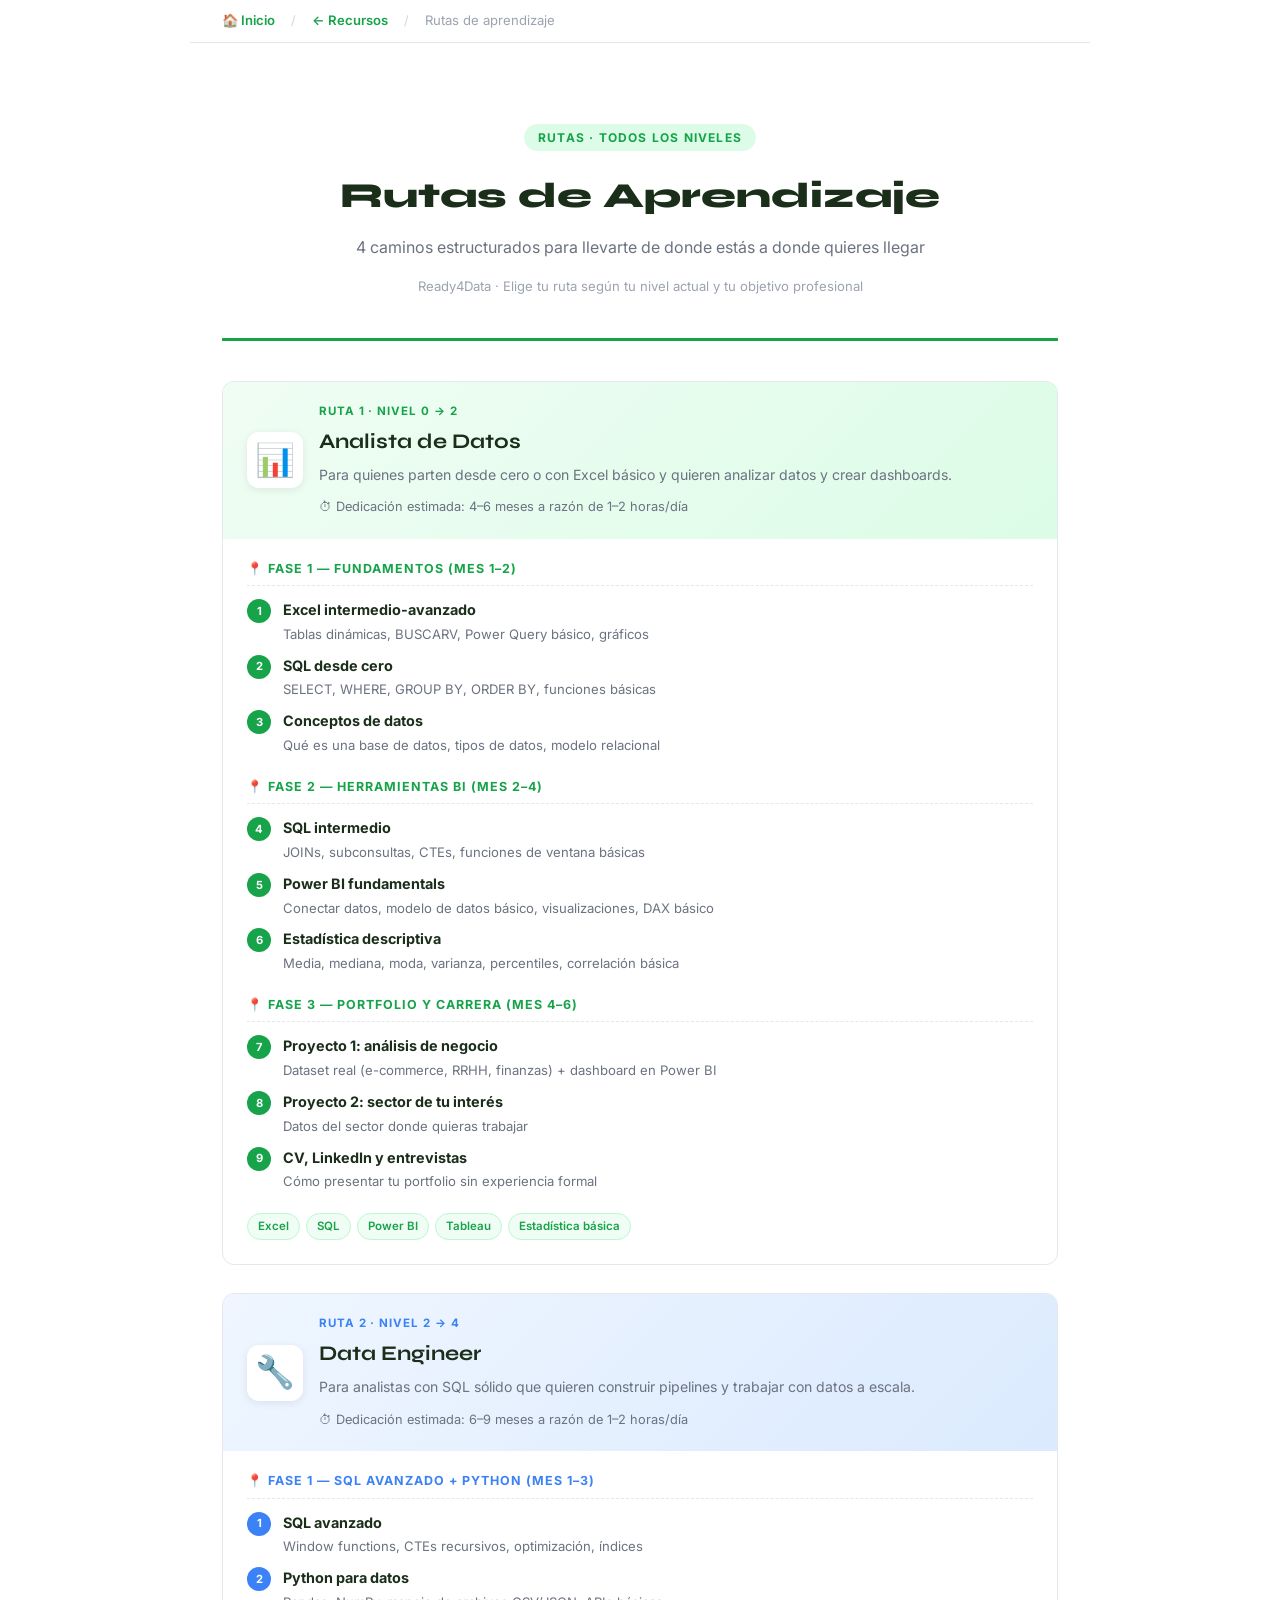
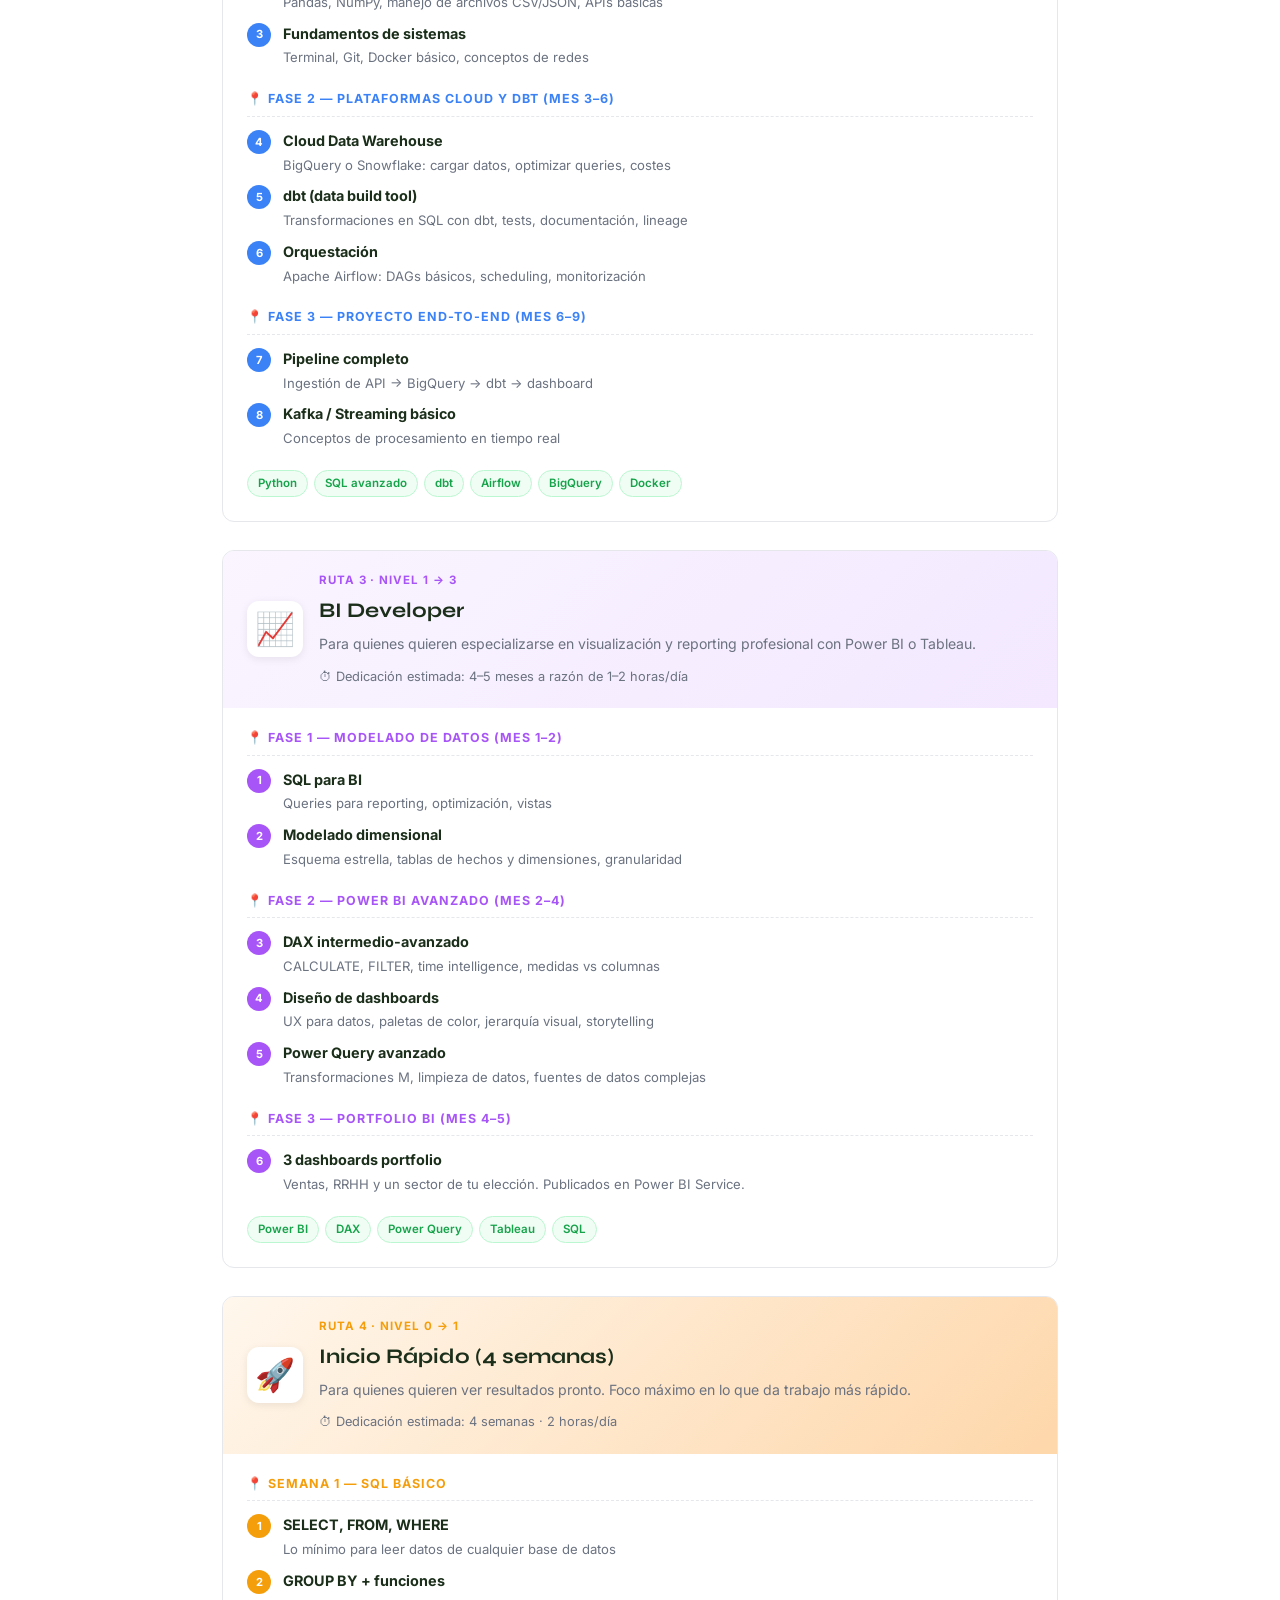
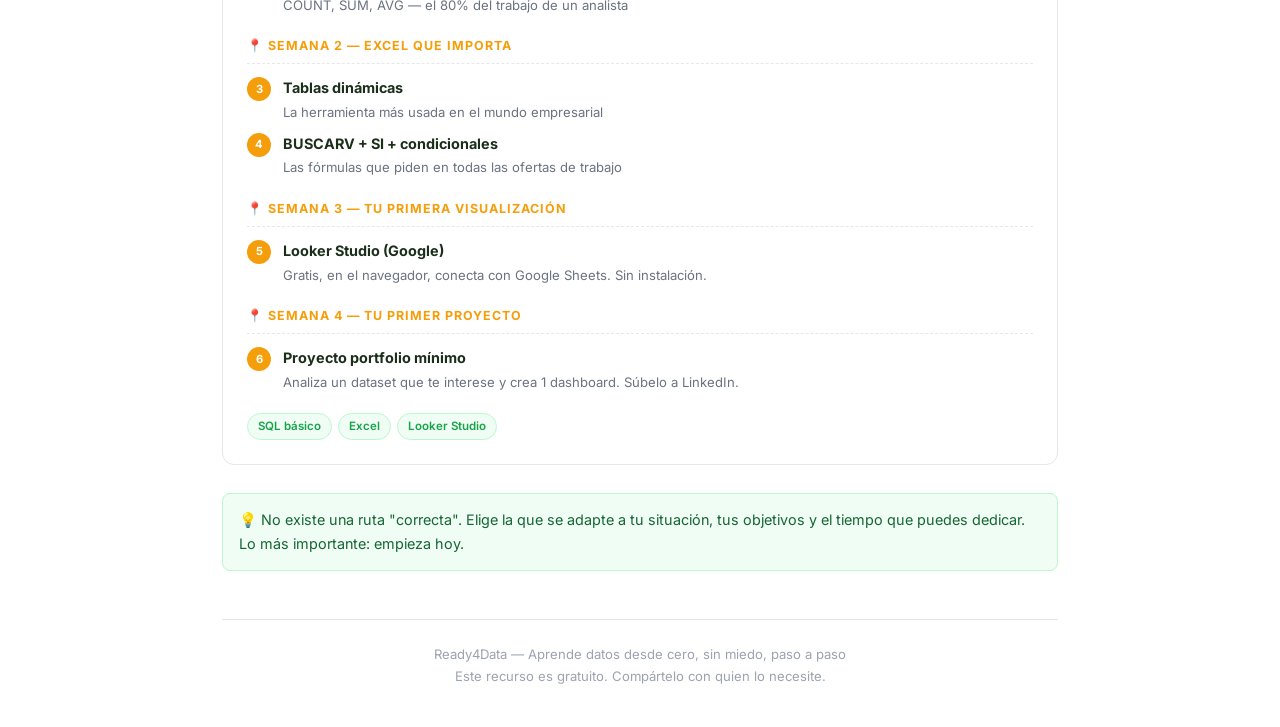
<file: Recursos/rutas-aprendizaje.html>
<!DOCTYPE html>
<html lang="es">
<head>
<meta charset="UTF-8">
<title>Rutas de Aprendizaje — Ready4Data</title>
<style>
  @import url('https://fonts.googleapis.com/css2?family=Inter:wght@400;600;700&family=Syne:wght@700;800&display=swap');
  *{box-sizing:border-box;margin:0;padding:0}
  body{font-family:'Inter',sans-serif;background:#fff;color:#1a2e1a;line-height:1.65;max-width:900px;margin:0 auto;padding:40px 32px}
  .topnav{position:sticky;top:0;z-index:100;background:rgba(255,255,255,.95);backdrop-filter:blur(8px);border-bottom:1px solid #e5e7eb;padding:10px 0;margin:-40px -32px 32px;padding-left:32px;display:flex;align-items:center;gap:16px}
  .topnav a{font-size:.82rem;font-weight:600;color:#16a34a;text-decoration:none;display:flex;align-items:center;gap:6px;transition:opacity .2s}
  .topnav a:hover{opacity:.7}
  .topnav-sep{color:#d1d5db;font-size:.8rem}
  .topnav-current{font-size:.82rem;color:#9ca3af}
  .cover{text-align:center;padding:48px 0 40px;border-bottom:3px solid #16a34a;margin-bottom:40px}
  .cover-badge{display:inline-block;background:#dcfce7;color:#16a34a;font-size:.75rem;font-weight:700;letter-spacing:.1em;text-transform:uppercase;padding:4px 14px;border-radius:20px;margin-bottom:16px}
  .cover h1{font-family:'Syne',sans-serif;font-size:2.2rem;font-weight:800;color:#1a2e1a;margin-bottom:8px}
  .cover p{color:#6b7280;font-size:1rem}
  .cover-meta{margin-top:16px;font-size:.82rem;color:#9ca3af}
  .ruta{border:1px solid #e5e7eb;border-radius:12px;overflow:hidden;margin:28px 0}
  .ruta-head{padding:20px 24px;display:flex;align-items:center;gap:16px}
  .ruta-icon{font-size:2rem;width:56px;height:56px;background:#fff;border-radius:12px;display:flex;align-items:center;justify-content:center;box-shadow:0 2px 8px rgba(0,0,0,.08);flex-shrink:0}
  .ruta-meta{flex:1}
  .ruta-nivel{font-size:.72rem;font-weight:700;letter-spacing:.08em;text-transform:uppercase;margin-bottom:4px}
  .ruta-name{font-family:'Syne',sans-serif;font-size:1.3rem;font-weight:700;color:#1a2e1a;margin-bottom:4px}
  .ruta-desc{font-size:.88rem;color:#6b7280}
  .ruta-body{padding:0 24px 24px}
  .phase{margin:20px 0}
  .phase-header{font-size:.78rem;font-weight:700;letter-spacing:.08em;text-transform:uppercase;margin-bottom:12px;padding-bottom:6px;border-bottom:1px dashed #e5e7eb}
  .steps{list-style:none;display:flex;flex-direction:column;gap:8px}
  .step-item{display:flex;align-items:flex-start;gap:12px;font-size:.9rem}
  .step-dot{width:24px;height:24px;border-radius:50%;display:flex;align-items:center;justify-content:center;font-size:.7rem;font-weight:700;flex-shrink:0;margin-top:1px}
  .step-text strong{display:block;font-size:.9rem;color:#1a2e1a}
  .step-text span{font-size:.82rem;color:#6b7280}
  .tags{display:flex;gap:6px;flex-wrap:wrap;margin-top:16px}
  .tag{font-size:.72rem;font-weight:600;padding:3px 10px;border-radius:20px;background:#f0fdf4;color:#16a34a;border:1px solid #bbf7d0}
  .duracion{display:inline-flex;align-items:center;gap:6px;font-size:.8rem;color:#6b7280;margin-top:10px}
  .tip{background:#f0fdf4;border:1px solid #bbf7d0;border-radius:8px;padding:14px 16px;margin:24px 0;font-size:.9rem;color:#166534}
  .tip::before{content:'💡 '}
  .footer{margin-top:48px;padding-top:24px;border-top:1px solid #e5e7eb;text-align:center;font-size:.82rem;color:#9ca3af}
  /* Colors per route */
  .r1 .ruta-head{background:linear-gradient(135deg,#f0fdf4,#dcfce7)} .r1 .ruta-nivel{color:#16a34a}
  .r2 .ruta-head{background:linear-gradient(135deg,#eff6ff,#dbeafe)} .r2 .ruta-nivel{color:#3b82f6} .r2 .step-dot{background:#3b82f6;color:#fff}
  .r3 .ruta-head{background:linear-gradient(135deg,#faf5ff,#f3e8ff)} .r3 .ruta-nivel{color:#a855f7} .r3 .step-dot{background:#a855f7;color:#fff}
  .r4 .ruta-head{background:linear-gradient(135deg,#fff7ed,#fed7aa)} .r4 .ruta-nivel{color:#f59e0b} .r4 .step-dot{background:#f59e0b;color:#fff}
  .r1 .step-dot{background:#16a34a;color:#fff}
  .r1 .phase-header{color:#16a34a} .r2 .phase-header{color:#3b82f6} .r3 .phase-header{color:#a855f7} .r4 .phase-header{color:#f59e0b}
</style>
</head>
<body>
<nav class="topnav">
  <a href="../index.html">🏠 Inicio</a>
  <span class="topnav-sep">/</span>
  <a href="../recursos.html">← Recursos</a>
  <span class="topnav-sep">/</span>
  <span class="topnav-current">Rutas de aprendizaje</span>
</nav>

<div class="cover">
  <div class="cover-badge">Rutas · Todos los niveles</div>
  <h1>Rutas de Aprendizaje</h1>
  <p>4 caminos estructurados para llevarte de donde estás a donde quieres llegar</p>
  <div class="cover-meta">Ready4Data · Elige tu ruta según tu nivel actual y tu objetivo profesional</div>
</div>

<!-- RUTA 1 -->
<div class="ruta r1">
  <div class="ruta-head">
    <div class="ruta-icon">📊</div>
    <div class="ruta-meta">
      <div class="ruta-nivel">Ruta 1 · Nivel 0 → 2</div>
      <div class="ruta-name">Analista de Datos</div>
      <div class="ruta-desc">Para quienes parten desde cero o con Excel básico y quieren analizar datos y crear dashboards.</div>
      <div class="duracion">⏱ Dedicación estimada: 4–6 meses a razón de 1–2 horas/día</div>
    </div>
  </div>
  <div class="ruta-body">
    <div class="phase">
      <div class="phase-header">📍 Fase 1 — Fundamentos (mes 1–2)</div>
      <ul class="steps">
        <li class="step-item"><div class="step-dot">1</div><div class="step-text"><strong>Excel intermedio-avanzado</strong><span>Tablas dinámicas, BUSCARV, Power Query básico, gráficos</span></div></li>
        <li class="step-item"><div class="step-dot">2</div><div class="step-text"><strong>SQL desde cero</strong><span>SELECT, WHERE, GROUP BY, ORDER BY, funciones básicas</span></div></li>
        <li class="step-item"><div class="step-dot">3</div><div class="step-text"><strong>Conceptos de datos</strong><span>Qué es una base de datos, tipos de datos, modelo relacional</span></div></li>
      </ul>
    </div>
    <div class="phase">
      <div class="phase-header">📍 Fase 2 — Herramientas BI (mes 2–4)</div>
      <ul class="steps">
        <li class="step-item"><div class="step-dot">4</div><div class="step-text"><strong>SQL intermedio</strong><span>JOINs, subconsultas, CTEs, funciones de ventana básicas</span></div></li>
        <li class="step-item"><div class="step-dot">5</div><div class="step-text"><strong>Power BI fundamentals</strong><span>Conectar datos, modelo de datos básico, visualizaciones, DAX básico</span></div></li>
        <li class="step-item"><div class="step-dot">6</div><div class="step-text"><strong>Estadística descriptiva</strong><span>Media, mediana, moda, varianza, percentiles, correlación básica</span></div></li>
      </ul>
    </div>
    <div class="phase">
      <div class="phase-header">📍 Fase 3 — Portfolio y carrera (mes 4–6)</div>
      <ul class="steps">
        <li class="step-item"><div class="step-dot">7</div><div class="step-text"><strong>Proyecto 1: análisis de negocio</strong><span>Dataset real (e-commerce, RRHH, finanzas) + dashboard en Power BI</span></div></li>
        <li class="step-item"><div class="step-dot">8</div><div class="step-text"><strong>Proyecto 2: sector de tu interés</strong><span>Datos del sector donde quieras trabajar</span></div></li>
        <li class="step-item"><div class="step-dot">9</div><div class="step-text"><strong>CV, LinkedIn y entrevistas</strong><span>Cómo presentar tu portfolio sin experiencia formal</span></div></li>
      </ul>
    </div>
    <div class="tags">
      <span class="tag">Excel</span><span class="tag">SQL</span><span class="tag">Power BI</span><span class="tag">Tableau</span><span class="tag">Estadística básica</span>
    </div>
  </div>
</div>

<!-- RUTA 2 -->
<div class="ruta r2">
  <div class="ruta-head">
    <div class="ruta-icon">🔧</div>
    <div class="ruta-meta">
      <div class="ruta-nivel">Ruta 2 · Nivel 2 → 4</div>
      <div class="ruta-name">Data Engineer</div>
      <div class="ruta-desc">Para analistas con SQL sólido que quieren construir pipelines y trabajar con datos a escala.</div>
      <div class="duracion">⏱ Dedicación estimada: 6–9 meses a razón de 1–2 horas/día</div>
    </div>
  </div>
  <div class="ruta-body">
    <div class="phase">
      <div class="phase-header">📍 Fase 1 — SQL avanzado + Python (mes 1–3)</div>
      <ul class="steps">
        <li class="step-item"><div class="step-dot">1</div><div class="step-text"><strong>SQL avanzado</strong><span>Window functions, CTEs recursivos, optimización, índices</span></div></li>
        <li class="step-item"><div class="step-dot">2</div><div class="step-text"><strong>Python para datos</strong><span>Pandas, NumPy, manejo de archivos CSV/JSON, APIs básicas</span></div></li>
        <li class="step-item"><div class="step-dot">3</div><div class="step-text"><strong>Fundamentos de sistemas</strong><span>Terminal, Git, Docker básico, conceptos de redes</span></div></li>
      </ul>
    </div>
    <div class="phase">
      <div class="phase-header">📍 Fase 2 — Plataformas cloud y dbt (mes 3–6)</div>
      <ul class="steps">
        <li class="step-item"><div class="step-dot">4</div><div class="step-text"><strong>Cloud Data Warehouse</strong><span>BigQuery o Snowflake: cargar datos, optimizar queries, costes</span></div></li>
        <li class="step-item"><div class="step-dot">5</div><div class="step-text"><strong>dbt (data build tool)</strong><span>Transformaciones en SQL con dbt, tests, documentación, lineage</span></div></li>
        <li class="step-item"><div class="step-dot">6</div><div class="step-text"><strong>Orquestación</strong><span>Apache Airflow: DAGs básicos, scheduling, monitorización</span></div></li>
      </ul>
    </div>
    <div class="phase">
      <div class="phase-header">📍 Fase 3 — Proyecto end-to-end (mes 6–9)</div>
      <ul class="steps">
        <li class="step-item"><div class="step-dot">7</div><div class="step-text"><strong>Pipeline completo</strong><span>Ingestión de API → BigQuery → dbt → dashboard</span></div></li>
        <li class="step-item"><div class="step-dot">8</div><div class="step-text"><strong>Kafka / Streaming básico</strong><span>Conceptos de procesamiento en tiempo real</span></div></li>
      </ul>
    </div>
    <div class="tags">
      <span class="tag">Python</span><span class="tag">SQL avanzado</span><span class="tag">dbt</span><span class="tag">Airflow</span><span class="tag">BigQuery</span><span class="tag">Docker</span>
    </div>
  </div>
</div>

<!-- RUTA 3 -->
<div class="ruta r3">
  <div class="ruta-head">
    <div class="ruta-icon">📈</div>
    <div class="ruta-meta">
      <div class="ruta-nivel">Ruta 3 · Nivel 1 → 3</div>
      <div class="ruta-name">BI Developer</div>
      <div class="ruta-desc">Para quienes quieren especializarse en visualización y reporting profesional con Power BI o Tableau.</div>
      <div class="duracion">⏱ Dedicación estimada: 4–5 meses a razón de 1–2 horas/día</div>
    </div>
  </div>
  <div class="ruta-body">
    <div class="phase">
      <div class="phase-header">📍 Fase 1 — Modelado de datos (mes 1–2)</div>
      <ul class="steps">
        <li class="step-item"><div class="step-dot">1</div><div class="step-text"><strong>SQL para BI</strong><span>Queries para reporting, optimización, vistas</span></div></li>
        <li class="step-item"><div class="step-dot">2</div><div class="step-text"><strong>Modelado dimensional</strong><span>Esquema estrella, tablas de hechos y dimensiones, granularidad</span></div></li>
      </ul>
    </div>
    <div class="phase">
      <div class="phase-header">📍 Fase 2 — Power BI avanzado (mes 2–4)</div>
      <ul class="steps">
        <li class="step-item"><div class="step-dot">3</div><div class="step-text"><strong>DAX intermedio-avanzado</strong><span>CALCULATE, FILTER, time intelligence, medidas vs columnas</span></div></li>
        <li class="step-item"><div class="step-dot">4</div><div class="step-text"><strong>Diseño de dashboards</strong><span>UX para datos, paletas de color, jerarquía visual, storytelling</span></div></li>
        <li class="step-item"><div class="step-dot">5</div><div class="step-text"><strong>Power Query avanzado</strong><span>Transformaciones M, limpieza de datos, fuentes de datos complejas</span></div></li>
      </ul>
    </div>
    <div class="phase">
      <div class="phase-header">📍 Fase 3 — Portfolio BI (mes 4–5)</div>
      <ul class="steps">
        <li class="step-item"><div class="step-dot">6</div><div class="step-text"><strong>3 dashboards portfolio</strong><span>Ventas, RRHH y un sector de tu elección. Publicados en Power BI Service.</span></div></li>
      </ul>
    </div>
    <div class="tags">
      <span class="tag">Power BI</span><span class="tag">DAX</span><span class="tag">Power Query</span><span class="tag">Tableau</span><span class="tag">SQL</span>
    </div>
  </div>
</div>

<!-- RUTA 4 -->
<div class="ruta r4">
  <div class="ruta-head">
    <div class="ruta-icon">🚀</div>
    <div class="ruta-meta">
      <div class="ruta-nivel">Ruta 4 · Nivel 0 → 1</div>
      <div class="ruta-name">Inicio Rápido (4 semanas)</div>
      <div class="ruta-desc">Para quienes quieren ver resultados pronto. Foco máximo en lo que da trabajo más rápido.</div>
      <div class="duracion">⏱ Dedicación estimada: 4 semanas · 2 horas/día</div>
    </div>
  </div>
  <div class="ruta-body">
    <div class="phase">
      <div class="phase-header">📍 Semana 1 — SQL básico</div>
      <ul class="steps">
        <li class="step-item"><div class="step-dot">1</div><div class="step-text"><strong>SELECT, FROM, WHERE</strong><span>Lo mínimo para leer datos de cualquier base de datos</span></div></li>
        <li class="step-item"><div class="step-dot">2</div><div class="step-text"><strong>GROUP BY + funciones</strong><span>COUNT, SUM, AVG — el 80% del trabajo de un analista</span></div></li>
      </ul>
    </div>
    <div class="phase">
      <div class="phase-header">📍 Semana 2 — Excel que importa</div>
      <ul class="steps">
        <li class="step-item"><div class="step-dot">3</div><div class="step-text"><strong>Tablas dinámicas</strong><span>La herramienta más usada en el mundo empresarial</span></div></li>
        <li class="step-item"><div class="step-dot">4</div><div class="step-text"><strong>BUSCARV + SI + condicionales</strong><span>Las fórmulas que piden en todas las ofertas de trabajo</span></div></li>
      </ul>
    </div>
    <div class="phase">
      <div class="phase-header">📍 Semana 3 — Tu primera visualización</div>
      <ul class="steps">
        <li class="step-item"><div class="step-dot">5</div><div class="step-text"><strong>Looker Studio (Google)</strong><span>Gratis, en el navegador, conecta con Google Sheets. Sin instalación.</span></div></li>
      </ul>
    </div>
    <div class="phase">
      <div class="phase-header">📍 Semana 4 — Tu primer proyecto</div>
      <ul class="steps">
        <li class="step-item"><div class="step-dot">6</div><div class="step-text"><strong>Proyecto portfolio mínimo</strong><span>Analiza un dataset que te interese y crea 1 dashboard. Súbelo a LinkedIn.</span></div></li>
      </ul>
    </div>
    <div class="tags">
      <span class="tag">SQL básico</span><span class="tag">Excel</span><span class="tag">Looker Studio</span>
    </div>
  </div>
</div>

<div class="tip">No existe una ruta "correcta". Elige la que se adapte a tu situación, tus objetivos y el tiempo que puedes dedicar. Lo más importante: empieza hoy.</div>

<div class="footer">
  Ready4Data — Aprende datos desde cero, sin miedo, paso a paso<br>
  Este recurso es gratuito. Compártelo con quien lo necesite.
</div>
</body>
</html>
</file>
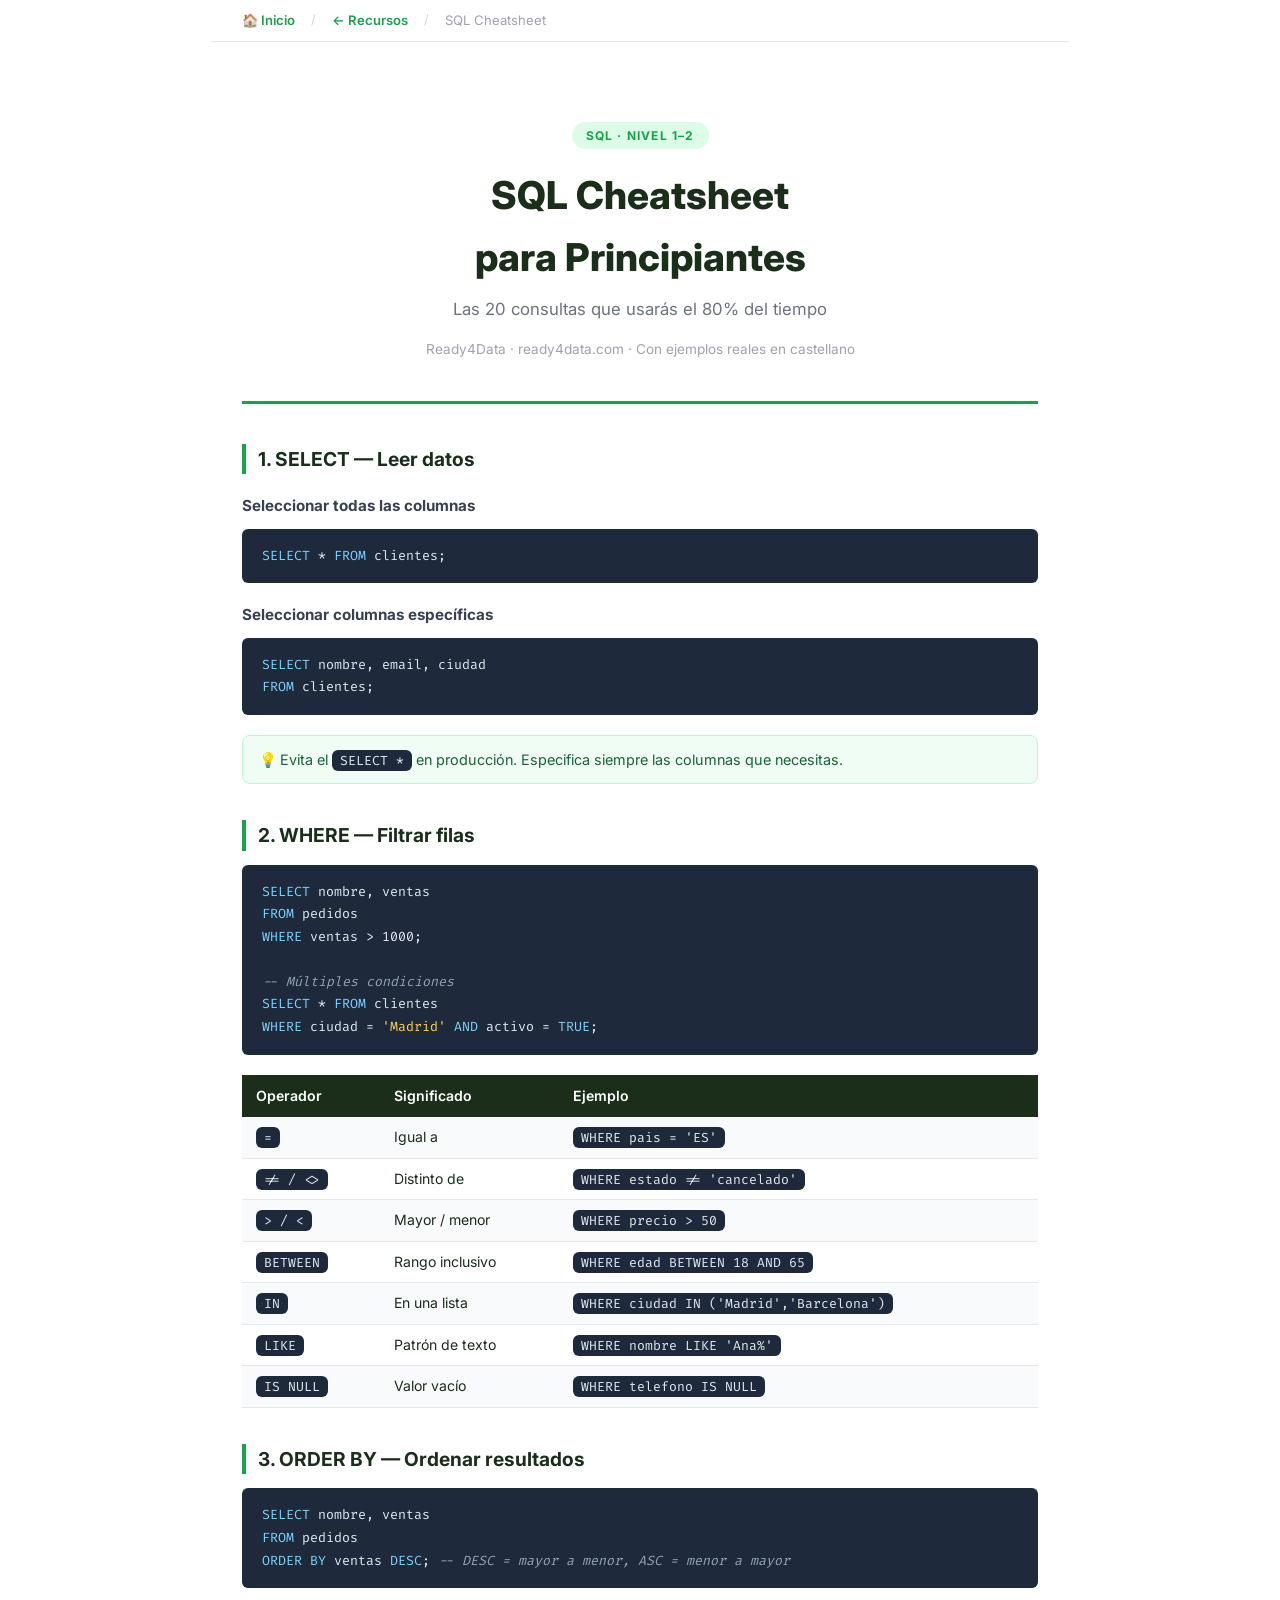
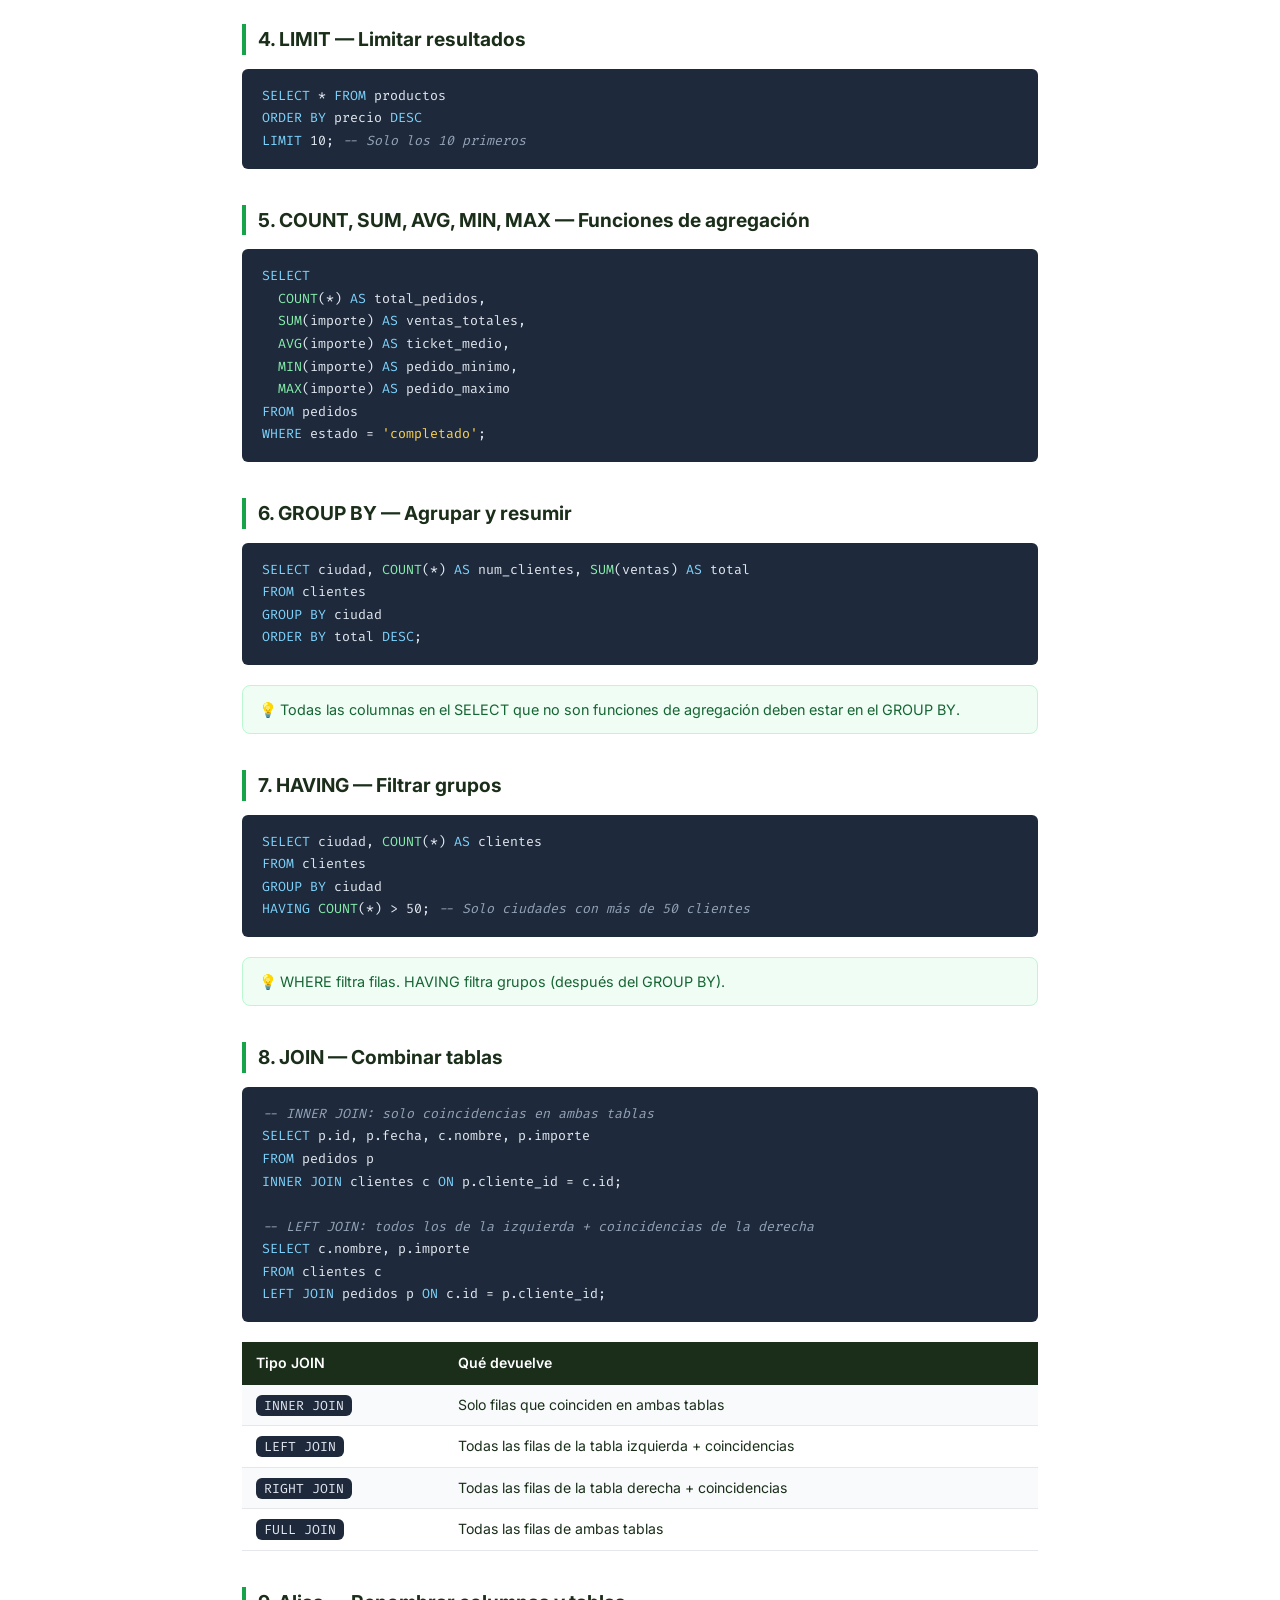
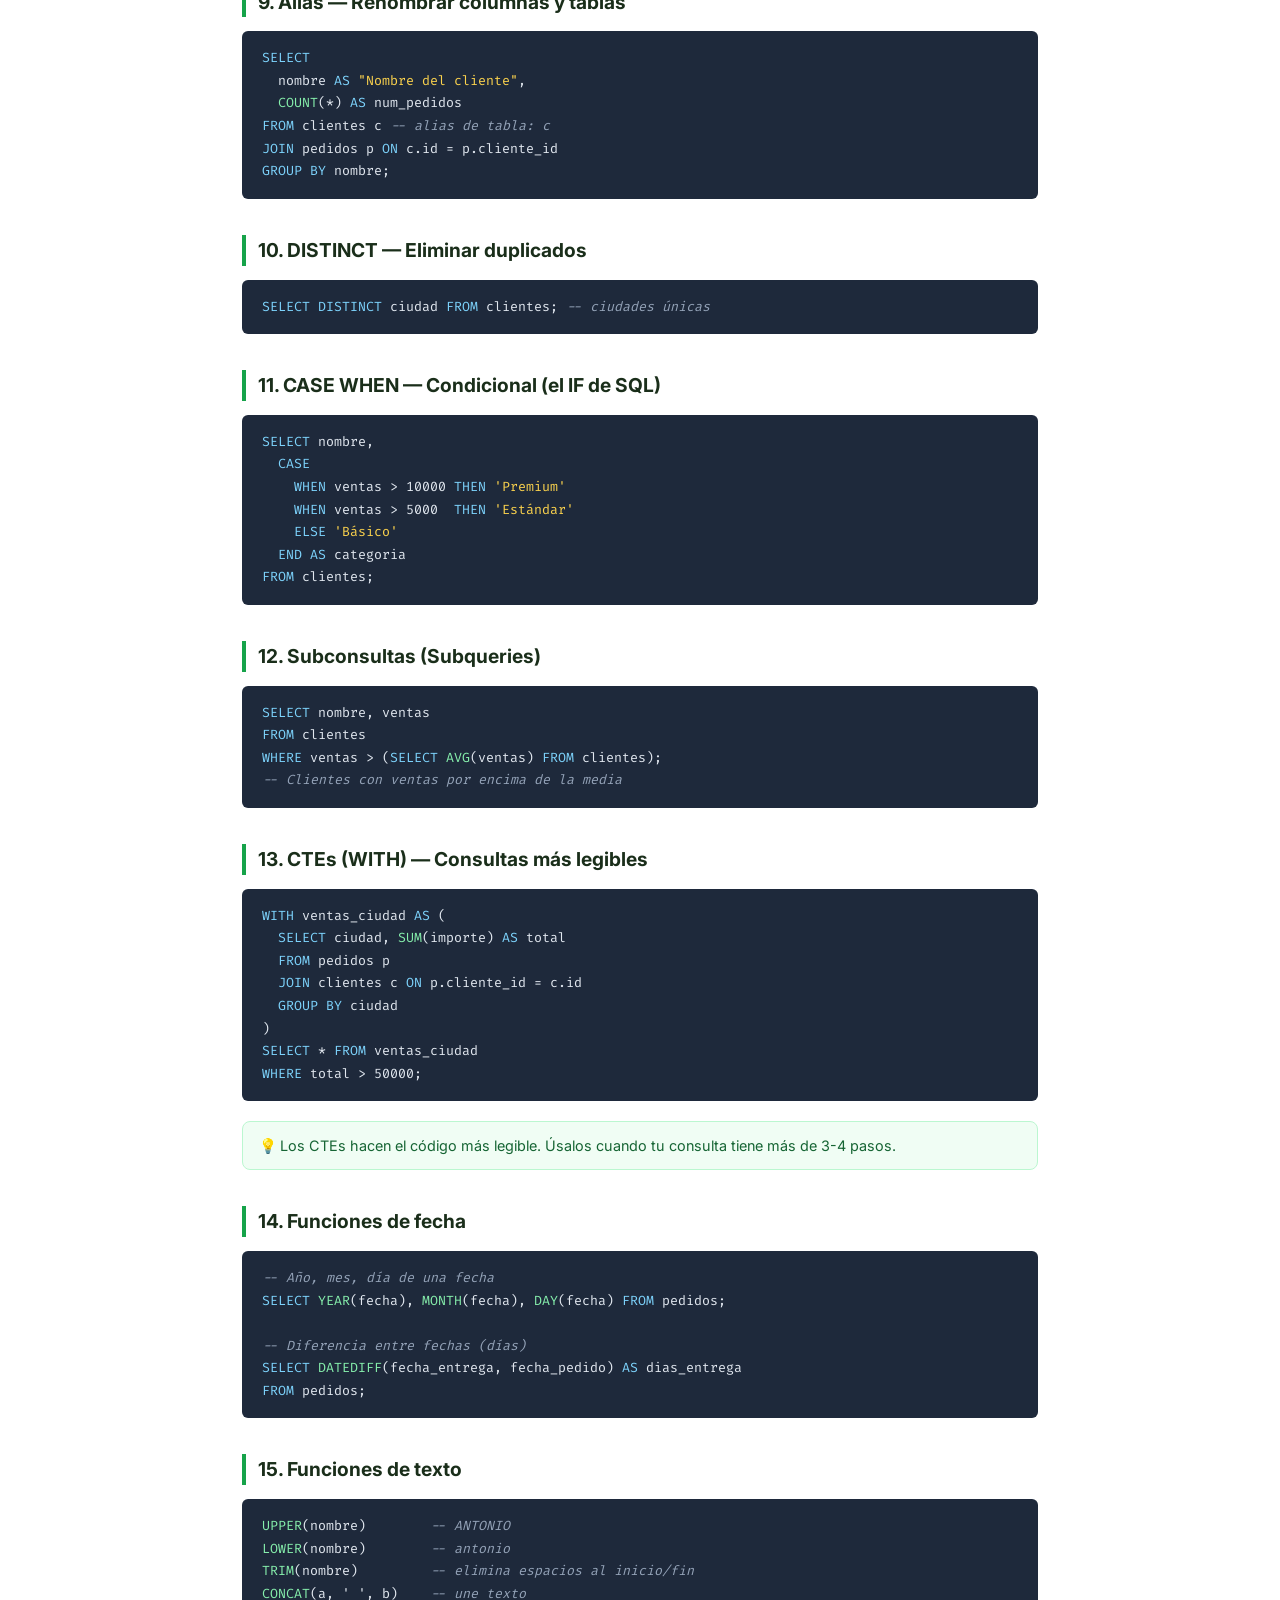
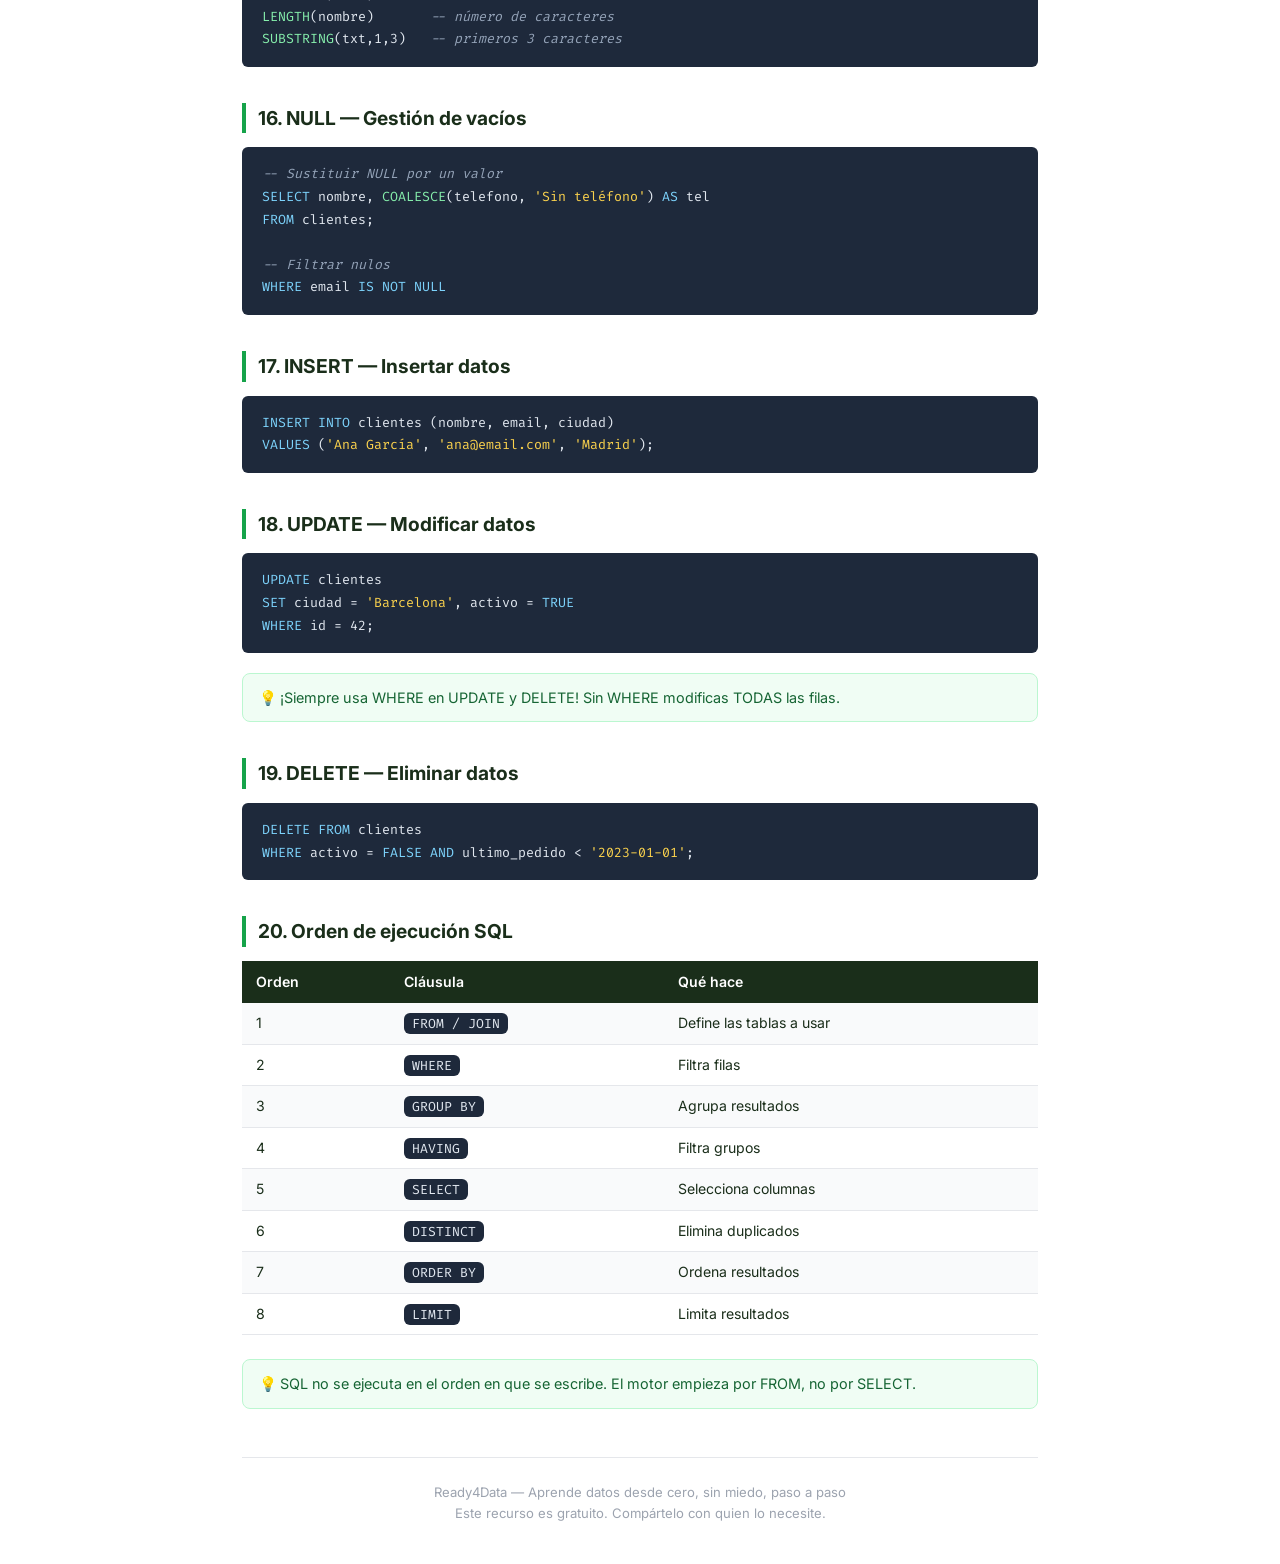
<file: Recursos/sql-cheatsheet-principiantes.html>
<!DOCTYPE html>
<html lang="es">
<head>
<meta charset="UTF-8">
<title>SQL Cheatsheet para Principiantes — Ready4Data</title>
<style>
  @import url('https://fonts.googleapis.com/css2?family=Inter:wght@400;600;700&family=Fira+Code:wght@400;500&display=swap');
  *{box-sizing:border-box;margin:0;padding:0}
  body{font-family:'Inter',sans-serif;background:#fff;color:#1a2e1a;line-height:1.6;max-width:860px;margin:0 auto;padding:40px 32px}
  .topnav{position:sticky;top:0;z-index:100;background:rgba(255,255,255,.95);backdrop-filter:blur(8px);border-bottom:1px solid #e5e7eb;padding:10px 0;margin:-40px -32px 32px;padding-left:32px;display:flex;align-items:center;gap:16px}
  .topnav a{font-size:.82rem;font-weight:600;color:#16a34a;text-decoration:none;display:flex;align-items:center;gap:6px;transition:opacity .2s}
  .topnav a:hover{opacity:.7}
  .topnav-sep{color:#d1d5db;font-size:.8rem}
  .topnav-current{font-size:.82rem;color:#9ca3af}
  .cover{text-align:center;padding:48px 0 40px;border-bottom:3px solid #16a34a;margin-bottom:40px}
  .cover-badge{display:inline-block;background:#dcfce7;color:#16a34a;font-size:.75rem;font-weight:700;letter-spacing:.1em;text-transform:uppercase;padding:4px 14px;border-radius:20px;margin-bottom:16px}
  .cover h1{font-size:2.4rem;font-weight:800;color:#1a2e1a;margin-bottom:8px}
  .cover p{color:#6b7280;font-size:1.05rem}
  .cover-meta{margin-top:16px;font-size:.85rem;color:#9ca3af}
  h2{font-size:1.2rem;font-weight:700;color:#1a2e1a;margin:36px 0 14px;padding-left:12px;border-left:4px solid #16a34a}
  h3{font-size:.95rem;font-weight:700;color:#374151;margin:20px 0 8px}
  .tip{background:#f0fdf4;border:1px solid #bbf7d0;border-radius:8px;padding:12px 16px;margin:16px 0;font-size:.9rem;color:#166534}
  .tip::before{content:'💡 ';font-weight:700}
  table{width:100%;border-collapse:collapse;margin:12px 0 24px;font-size:.88rem}
  th{background:#1a2e1a;color:#fff;padding:10px 14px;text-align:left;font-weight:600}
  td{padding:9px 14px;border-bottom:1px solid #e5e7eb;vertical-align:top}
  tr:nth-child(even) td{background:#f9fafb}
  code,pre{font-family:'Fira Code',monospace;background:#1e293b;color:#e2e8f0;border-radius:6px}
  code{padding:2px 8px;font-size:.82rem}
  pre{padding:16px 20px;margin:10px 0 20px;overflow-x:auto;font-size:.83rem;line-height:1.7}
  .kw{color:#7dd3fc} .fn{color:#86efac} .str{color:#fcd34d} .cm{color:#94a3b8;font-style:italic}
  .badge{display:inline-block;padding:2px 10px;border-radius:20px;font-size:.72rem;font-weight:700}
  .lv0{background:#fef3c7;color:#92400e} .lv1{background:#dcfce7;color:#166534} .lv2{background:#dbeafe;color:#1e40af}
  .footer{margin-top:48px;padding-top:24px;border-top:1px solid #e5e7eb;text-align:center;font-size:.82rem;color:#9ca3af}
  @media print{body{padding:20px}.cover{padding:24px 0 20px}}
</style>
</head>
<body>
<nav class="topnav">
  <a href="../index.html">🏠 Inicio</a>
  <span class="topnav-sep">/</span>
  <a href="../recursos.html">← Recursos</a>
  <span class="topnav-sep">/</span>
  <span class="topnav-current">SQL Cheatsheet</span>
</nav>

<div class="cover">
  <div class="cover-badge">SQL · Nivel 1–2</div>
  <h1>SQL Cheatsheet<br>para Principiantes</h1>
  <p>Las 20 consultas que usarás el 80% del tiempo</p>
  <div class="cover-meta">Ready4Data · ready4data.com · Con ejemplos reales en castellano</div>
</div>

<h2>1. SELECT — Leer datos</h2>
<h3>Seleccionar todas las columnas</h3>
<pre><span class="kw">SELECT</span> * <span class="kw">FROM</span> clientes;</pre>
<h3>Seleccionar columnas específicas</h3>
<pre><span class="kw">SELECT</span> nombre, email, ciudad
<span class="kw">FROM</span> clientes;</pre>
<div class="tip">Evita el <code>SELECT *</code> en producción. Especifica siempre las columnas que necesitas.</div>

<h2>2. WHERE — Filtrar filas</h2>
<pre><span class="kw">SELECT</span> nombre, ventas
<span class="kw">FROM</span> pedidos
<span class="kw">WHERE</span> ventas &gt; 1000;

<span class="cm">-- Múltiples condiciones</span>
<span class="kw">SELECT</span> * <span class="kw">FROM</span> clientes
<span class="kw">WHERE</span> ciudad = <span class="str">'Madrid'</span> <span class="kw">AND</span> activo = <span class="kw">TRUE</span>;</pre>

<table>
<tr><th>Operador</th><th>Significado</th><th>Ejemplo</th></tr>
<tr><td><code>=</code></td><td>Igual a</td><td><code>WHERE pais = 'ES'</code></td></tr>
<tr><td><code>!= / &lt;&gt;</code></td><td>Distinto de</td><td><code>WHERE estado != 'cancelado'</code></td></tr>
<tr><td><code>&gt; / &lt;</code></td><td>Mayor / menor</td><td><code>WHERE precio &gt; 50</code></td></tr>
<tr><td><code>BETWEEN</code></td><td>Rango inclusivo</td><td><code>WHERE edad BETWEEN 18 AND 65</code></td></tr>
<tr><td><code>IN</code></td><td>En una lista</td><td><code>WHERE ciudad IN ('Madrid','Barcelona')</code></td></tr>
<tr><td><code>LIKE</code></td><td>Patrón de texto</td><td><code>WHERE nombre LIKE 'Ana%'</code></td></tr>
<tr><td><code>IS NULL</code></td><td>Valor vacío</td><td><code>WHERE telefono IS NULL</code></td></tr>
</table>

<h2>3. ORDER BY — Ordenar resultados</h2>
<pre><span class="kw">SELECT</span> nombre, ventas
<span class="kw">FROM</span> pedidos
<span class="kw">ORDER BY</span> ventas <span class="kw">DESC</span>; <span class="cm">-- DESC = mayor a menor, ASC = menor a mayor</span></pre>

<h2>4. LIMIT — Limitar resultados</h2>
<pre><span class="kw">SELECT</span> * <span class="kw">FROM</span> productos
<span class="kw">ORDER BY</span> precio <span class="kw">DESC</span>
<span class="kw">LIMIT</span> 10; <span class="cm">-- Solo los 10 primeros</span></pre>

<h2>5. COUNT, SUM, AVG, MIN, MAX — Funciones de agregación</h2>
<pre><span class="kw">SELECT</span>
  <span class="fn">COUNT</span>(*) <span class="kw">AS</span> total_pedidos,
  <span class="fn">SUM</span>(importe) <span class="kw">AS</span> ventas_totales,
  <span class="fn">AVG</span>(importe) <span class="kw">AS</span> ticket_medio,
  <span class="fn">MIN</span>(importe) <span class="kw">AS</span> pedido_minimo,
  <span class="fn">MAX</span>(importe) <span class="kw">AS</span> pedido_maximo
<span class="kw">FROM</span> pedidos
<span class="kw">WHERE</span> estado = <span class="str">'completado'</span>;</pre>

<h2>6. GROUP BY — Agrupar y resumir</h2>
<pre><span class="kw">SELECT</span> ciudad, <span class="fn">COUNT</span>(*) <span class="kw">AS</span> num_clientes, <span class="fn">SUM</span>(ventas) <span class="kw">AS</span> total
<span class="kw">FROM</span> clientes
<span class="kw">GROUP BY</span> ciudad
<span class="kw">ORDER BY</span> total <span class="kw">DESC</span>;</pre>
<div class="tip">Todas las columnas en el SELECT que no son funciones de agregación deben estar en el GROUP BY.</div>

<h2>7. HAVING — Filtrar grupos</h2>
<pre><span class="kw">SELECT</span> ciudad, <span class="fn">COUNT</span>(*) <span class="kw">AS</span> clientes
<span class="kw">FROM</span> clientes
<span class="kw">GROUP BY</span> ciudad
<span class="kw">HAVING</span> <span class="fn">COUNT</span>(*) &gt; 50; <span class="cm">-- Solo ciudades con más de 50 clientes</span></pre>
<div class="tip">WHERE filtra filas. HAVING filtra grupos (después del GROUP BY).</div>

<h2>8. JOIN — Combinar tablas</h2>
<pre><span class="cm">-- INNER JOIN: solo coincidencias en ambas tablas</span>
<span class="kw">SELECT</span> p.id, p.fecha, c.nombre, p.importe
<span class="kw">FROM</span> pedidos p
<span class="kw">INNER JOIN</span> clientes c <span class="kw">ON</span> p.cliente_id = c.id;

<span class="cm">-- LEFT JOIN: todos los de la izquierda + coincidencias de la derecha</span>
<span class="kw">SELECT</span> c.nombre, p.importe
<span class="kw">FROM</span> clientes c
<span class="kw">LEFT JOIN</span> pedidos p <span class="kw">ON</span> c.id = p.cliente_id;</pre>

<table>
<tr><th>Tipo JOIN</th><th>Qué devuelve</th></tr>
<tr><td><code>INNER JOIN</code></td><td>Solo filas que coinciden en ambas tablas</td></tr>
<tr><td><code>LEFT JOIN</code></td><td>Todas las filas de la tabla izquierda + coincidencias</td></tr>
<tr><td><code>RIGHT JOIN</code></td><td>Todas las filas de la tabla derecha + coincidencias</td></tr>
<tr><td><code>FULL JOIN</code></td><td>Todas las filas de ambas tablas</td></tr>
</table>

<h2>9. Alias — Renombrar columnas y tablas</h2>
<pre><span class="kw">SELECT</span>
  nombre <span class="kw">AS</span> <span class="str">"Nombre del cliente"</span>,
  <span class="fn">COUNT</span>(*) <span class="kw">AS</span> num_pedidos
<span class="kw">FROM</span> clientes c <span class="cm">-- alias de tabla: c</span>
<span class="kw">JOIN</span> pedidos p <span class="kw">ON</span> c.id = p.cliente_id
<span class="kw">GROUP BY</span> nombre;</pre>

<h2>10. DISTINCT — Eliminar duplicados</h2>
<pre><span class="kw">SELECT DISTINCT</span> ciudad <span class="kw">FROM</span> clientes; <span class="cm">-- ciudades únicas</span></pre>

<h2>11. CASE WHEN — Condicional (el IF de SQL)</h2>
<pre><span class="kw">SELECT</span> nombre,
  <span class="kw">CASE</span>
    <span class="kw">WHEN</span> ventas &gt; 10000 <span class="kw">THEN</span> <span class="str">'Premium'</span>
    <span class="kw">WHEN</span> ventas &gt; 5000  <span class="kw">THEN</span> <span class="str">'Estándar'</span>
    <span class="kw">ELSE</span> <span class="str">'Básico'</span>
  <span class="kw">END AS</span> categoria
<span class="kw">FROM</span> clientes;</pre>

<h2>12. Subconsultas (Subqueries)</h2>
<pre><span class="kw">SELECT</span> nombre, ventas
<span class="kw">FROM</span> clientes
<span class="kw">WHERE</span> ventas &gt; (<span class="kw">SELECT</span> <span class="fn">AVG</span>(ventas) <span class="kw">FROM</span> clientes);
<span class="cm">-- Clientes con ventas por encima de la media</span></pre>

<h2>13. CTEs (WITH) — Consultas más legibles</h2>
<pre><span class="kw">WITH</span> ventas_ciudad <span class="kw">AS</span> (
  <span class="kw">SELECT</span> ciudad, <span class="fn">SUM</span>(importe) <span class="kw">AS</span> total
  <span class="kw">FROM</span> pedidos p
  <span class="kw">JOIN</span> clientes c <span class="kw">ON</span> p.cliente_id = c.id
  <span class="kw">GROUP BY</span> ciudad
)
<span class="kw">SELECT</span> * <span class="kw">FROM</span> ventas_ciudad
<span class="kw">WHERE</span> total &gt; 50000;</pre>
<div class="tip">Los CTEs hacen el código más legible. Úsalos cuando tu consulta tiene más de 3-4 pasos.</div>

<h2>14. Funciones de fecha</h2>
<pre><span class="cm">-- Año, mes, día de una fecha</span>
<span class="kw">SELECT</span> <span class="fn">YEAR</span>(fecha), <span class="fn">MONTH</span>(fecha), <span class="fn">DAY</span>(fecha) <span class="kw">FROM</span> pedidos;

<span class="cm">-- Diferencia entre fechas (días)</span>
<span class="kw">SELECT</span> <span class="fn">DATEDIFF</span>(fecha_entrega, fecha_pedido) <span class="kw">AS</span> dias_entrega
<span class="kw">FROM</span> pedidos;</pre>

<h2>15. Funciones de texto</h2>
<pre><span class="fn">UPPER</span>(nombre)        <span class="cm">-- ANTONIO</span>
<span class="fn">LOWER</span>(nombre)        <span class="cm">-- antonio</span>
<span class="fn">TRIM</span>(nombre)         <span class="cm">-- elimina espacios al inicio/fin</span>
<span class="fn">CONCAT</span>(a, ' ', b)    <span class="cm">-- une texto</span>
<span class="fn">LENGTH</span>(nombre)       <span class="cm">-- número de caracteres</span>
<span class="fn">SUBSTRING</span>(txt,1,3)   <span class="cm">-- primeros 3 caracteres</span></pre>

<h2>16. NULL — Gestión de vacíos</h2>
<pre><span class="cm">-- Sustituir NULL por un valor</span>
<span class="kw">SELECT</span> nombre, <span class="fn">COALESCE</span>(telefono, <span class="str">'Sin teléfono'</span>) <span class="kw">AS</span> tel
<span class="kw">FROM</span> clientes;

<span class="cm">-- Filtrar nulos</span>
<span class="kw">WHERE</span> email <span class="kw">IS NOT NULL</span></pre>

<h2>17. INSERT — Insertar datos</h2>
<pre><span class="kw">INSERT INTO</span> clientes (nombre, email, ciudad)
<span class="kw">VALUES</span> (<span class="str">'Ana García'</span>, <span class="str">'ana@email.com'</span>, <span class="str">'Madrid'</span>);</pre>

<h2>18. UPDATE — Modificar datos</h2>
<pre><span class="kw">UPDATE</span> clientes
<span class="kw">SET</span> ciudad = <span class="str">'Barcelona'</span>, activo = <span class="kw">TRUE</span>
<span class="kw">WHERE</span> id = 42;</pre>
<div class="tip">¡Siempre usa WHERE en UPDATE y DELETE! Sin WHERE modificas TODAS las filas.</div>

<h2>19. DELETE — Eliminar datos</h2>
<pre><span class="kw">DELETE FROM</span> clientes
<span class="kw">WHERE</span> activo = <span class="kw">FALSE</span> <span class="kw">AND</span> ultimo_pedido &lt; <span class="str">'2023-01-01'</span>;</pre>

<h2>20. Orden de ejecución SQL</h2>
<table>
<tr><th>Orden</th><th>Cláusula</th><th>Qué hace</th></tr>
<tr><td>1</td><td><code>FROM / JOIN</code></td><td>Define las tablas a usar</td></tr>
<tr><td>2</td><td><code>WHERE</code></td><td>Filtra filas</td></tr>
<tr><td>3</td><td><code>GROUP BY</code></td><td>Agrupa resultados</td></tr>
<tr><td>4</td><td><code>HAVING</code></td><td>Filtra grupos</td></tr>
<tr><td>5</td><td><code>SELECT</code></td><td>Selecciona columnas</td></tr>
<tr><td>6</td><td><code>DISTINCT</code></td><td>Elimina duplicados</td></tr>
<tr><td>7</td><td><code>ORDER BY</code></td><td>Ordena resultados</td></tr>
<tr><td>8</td><td><code>LIMIT</code></td><td>Limita resultados</td></tr>
</table>
<div class="tip">SQL no se ejecuta en el orden en que se escribe. El motor empieza por FROM, no por SELECT.</div>

<div class="footer">
  Ready4Data — Aprende datos desde cero, sin miedo, paso a paso<br>
  Este recurso es gratuito. Compártelo con quien lo necesite.
</div>
</body>
</html>
</file>
<file: shared.css>
/* ═══════════════════════════════════════════════════════════
   Ready4Data — Shared Scroll & Navigation Experience
   Inspired by lens.google.com interactive design
   ═══════════════════════════════════════════════════════════ */

/* ── SCROLL PROGRESS BAR ── */
#scroll-progress {
  position: fixed;
  top: 0;
  left: 0;
  width: 0%;
  height: 3px;
  background: linear-gradient(90deg, #16a34a, #f59e0b, #16a34a);
  background-size: 200% 100%;
  animation: progressShimmer 2s linear infinite;
  z-index: 9999;
  transition: width .1s linear;
  transform-origin: left;
}
@keyframes progressShimmer {
  0%   { background-position: 200% 0 }
  100% { background-position: 0% 0 }
}

/* ── HEADER HIDE/SHOW ON SCROLL (Google Lens style) ── */
#main-header {
  transition: transform .35s cubic-bezier(.4,0,.2,1),
              background .35s cubic-bezier(.4,0,.2,1),
              box-shadow .35s cubic-bezier(.4,0,.2,1),
              padding .35s cubic-bezier(.4,0,.2,1) !important;
}
#main-header.header-hidden {
  transform: translateY(-110%);
}
#main-header.header-peek {
  transform: translateY(0);
}

/* ── NAV ACTIVE LINK ── */
#main-nav a.active {
  color: #16a34a !important;
  font-weight: 700 !important;
}
#main-header:not(.scrolled) #main-nav a.active {
  color: #fff !important;
  text-decoration: underline;
  text-underline-offset: 4px;
}

/* ── REVEAL ANIMATIONS ── */
/* Base: fade + slide up (default .rv) */
.rv {
  opacity: 0;
  transform: translateY(32px);
  transition: opacity .6s cubic-bezier(.4,0,.2,1),
              transform .6s cubic-bezier(.4,0,.2,1);
}
.rv.in {
  opacity: 1;
  transform: translateY(0);
}

/* Slide from left */
.rv-left {
  opacity: 0;
  transform: translateX(-48px);
  transition: opacity .65s cubic-bezier(.4,0,.2,1),
              transform .65s cubic-bezier(.4,0,.2,1);
}
.rv-left.in {
  opacity: 1;
  transform: translateX(0);
}

/* Slide from right */
.rv-right {
  opacity: 0;
  transform: translateX(48px);
  transition: opacity .65s cubic-bezier(.4,0,.2,1),
              transform .65s cubic-bezier(.4,0,.2,1);
}
.rv-right.in {
  opacity: 1;
  transform: translateX(0);
}

/* Scale in */
.rv-scale {
  opacity: 0;
  transform: scale(.92);
  transition: opacity .6s cubic-bezier(.4,0,.2,1),
              transform .6s cubic-bezier(.4,0,.2,1);
}
.rv-scale.in {
  opacity: 1;
  transform: scale(1);
}

/* Stagger delays */
.rv.d1,.rv-left.d1,.rv-right.d1,.rv-scale.d1 { transition-delay: .10s }
.rv.d2,.rv-left.d2,.rv-right.d2,.rv-scale.d2 { transition-delay: .20s }
.rv.d3,.rv-left.d3,.rv-right.d3,.rv-scale.d3 { transition-delay: .30s }
.rv.d4,.rv-left.d4,.rv-right.d4,.rv-scale.d4 { transition-delay: .40s }
.rv.d5,.rv-left.d5,.rv-right.d5,.rv-scale.d5 { transition-delay: .50s }

/* Image parallax zoom */
.iz img {
  transform: scale(1.06);
  transition: transform .9s cubic-bezier(.4,0,.2,1);
}
.iz.iz-in img {
  transform: scale(1);
}

/* ── SECTION FRAME (Google Lens-style section highlight border) ── */
.sec-frame {
  position: relative;
  overflow: hidden;
}
.sec-frame::after {
  content: '';
  position: absolute;
  bottom: 0;
  left: 0;
  width: 0%;
  height: 2px;
  background: linear-gradient(90deg, #16a34a, #f59e0b);
  transition: width 1.2s cubic-bezier(.4,0,.2,1);
}
.sec-frame.in::after {
  width: 100%;
}

/* ── HERO PARALLAX ── */
.hero-bg, .page-hero-bg {
  will-change: transform;
  transition: none;
}

/* ── SCROLL-TO-TOP BUTTON ── */
#scroll-top {
  position: fixed;
  bottom: 32px;
  right: 32px;
  width: 44px;
  height: 44px;
  background: linear-gradient(135deg, #16a34a, #22c55e);
  border: none;
  border-radius: 50%;
  color: #fff;
  font-size: 1.2rem;
  cursor: pointer;
  z-index: 900;
  display: flex;
  align-items: center;
  justify-content: center;
  opacity: 0;
  transform: translateY(16px) scale(.85);
  transition: opacity .3s ease, transform .3s ease, box-shadow .3s ease;
  box-shadow: 0 4px 20px rgba(22,163,74,.3);
  pointer-events: none;
}
#scroll-top.visible {
  opacity: 1;
  transform: translateY(0) scale(1);
  pointer-events: auto;
}
#scroll-top:hover {
  box-shadow: 0 8px 28px rgba(22,163,74,.5);
  transform: translateY(-3px) scale(1.05);
}

/* ── MOBILE NAV OPEN ANIMATION ── */
#mob-nav {
  opacity: 0;
  transition: opacity .25s ease;
}
#mob-nav.open {
  opacity: 1;
}

/* ── HAMBURGER MORPHS TO X ── */
.hmbg.open span:nth-child(1) {
  transform: translateY(7px) rotate(45deg);
}
.hmbg.open span:nth-child(2) {
  opacity: 0;
  transform: scaleX(0);
}
.hmbg.open span:nth-child(3) {
  transform: translateY(-7px) rotate(-45deg);
}
.hmbg span {
  transition: transform .3s ease, opacity .3s ease !important;
}

/* ── CARD HOVER LIFT (consistent across pages) ── */
.pc, .bc, .feat-card, .path-c, .level-card {
  transition: transform .3s cubic-bezier(.4,0,.2,1),
              box-shadow .3s cubic-bezier(.4,0,.2,1),
              border-color .3s ease !important;
}

/* ── FEAT CARDS STAGGERED REVEAL ── */
.feat-card {
  opacity: 0;
  transform: translateY(24px);
}
.feat-card.vis {
  opacity: 1;
  transform: translateY(0);
  transition: opacity .5s ease, transform .5s ease,
              box-shadow .3s, border-color .3s !important;
}

/* ── SECTION HEADING UNDERLINE ANIMATION ── */
.sec-ttl {
  position: relative;
  display: inline-block;
}

/* ── TICKER (ensure smooth loop) ── */
.ticker-t, .ticker-list {
  animation-play-state: running;
}
body:hover .ticker-t,
body:hover .ticker-list {
  animation-play-state: running;
}
</file>
